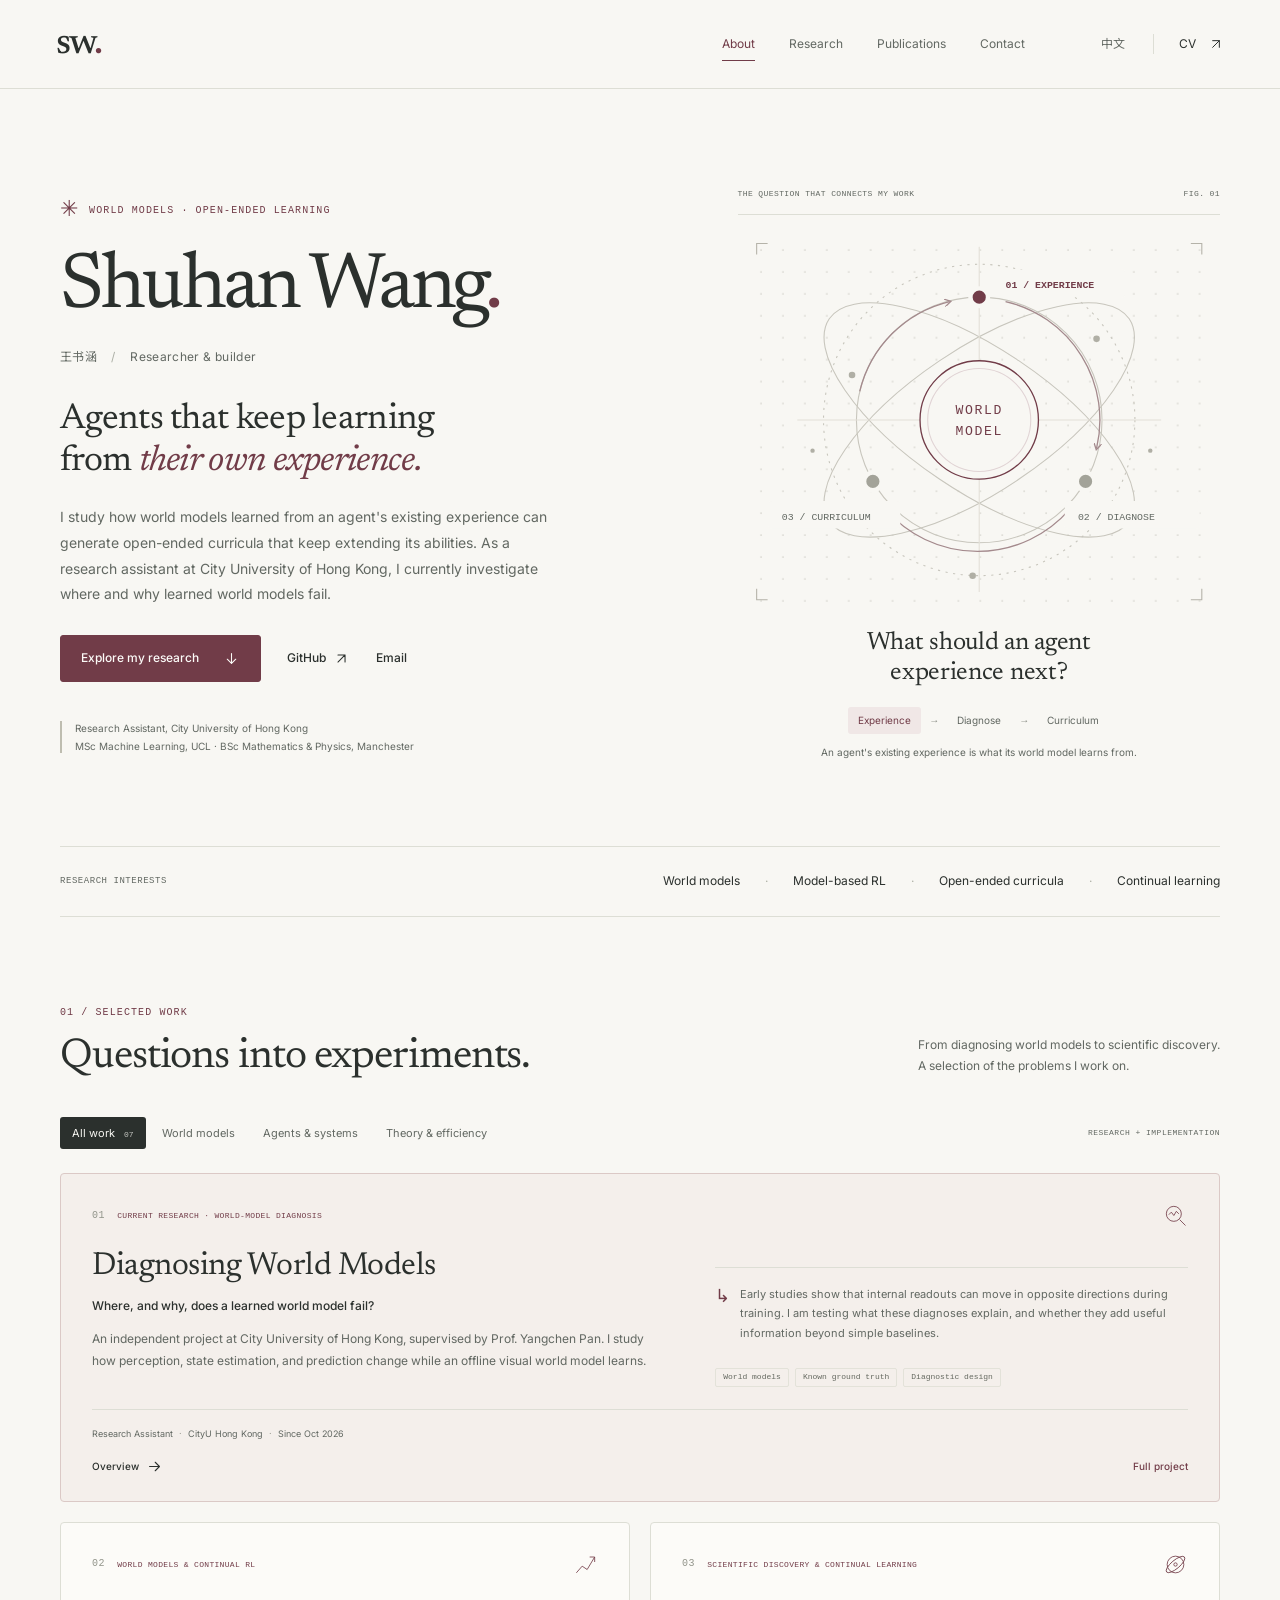
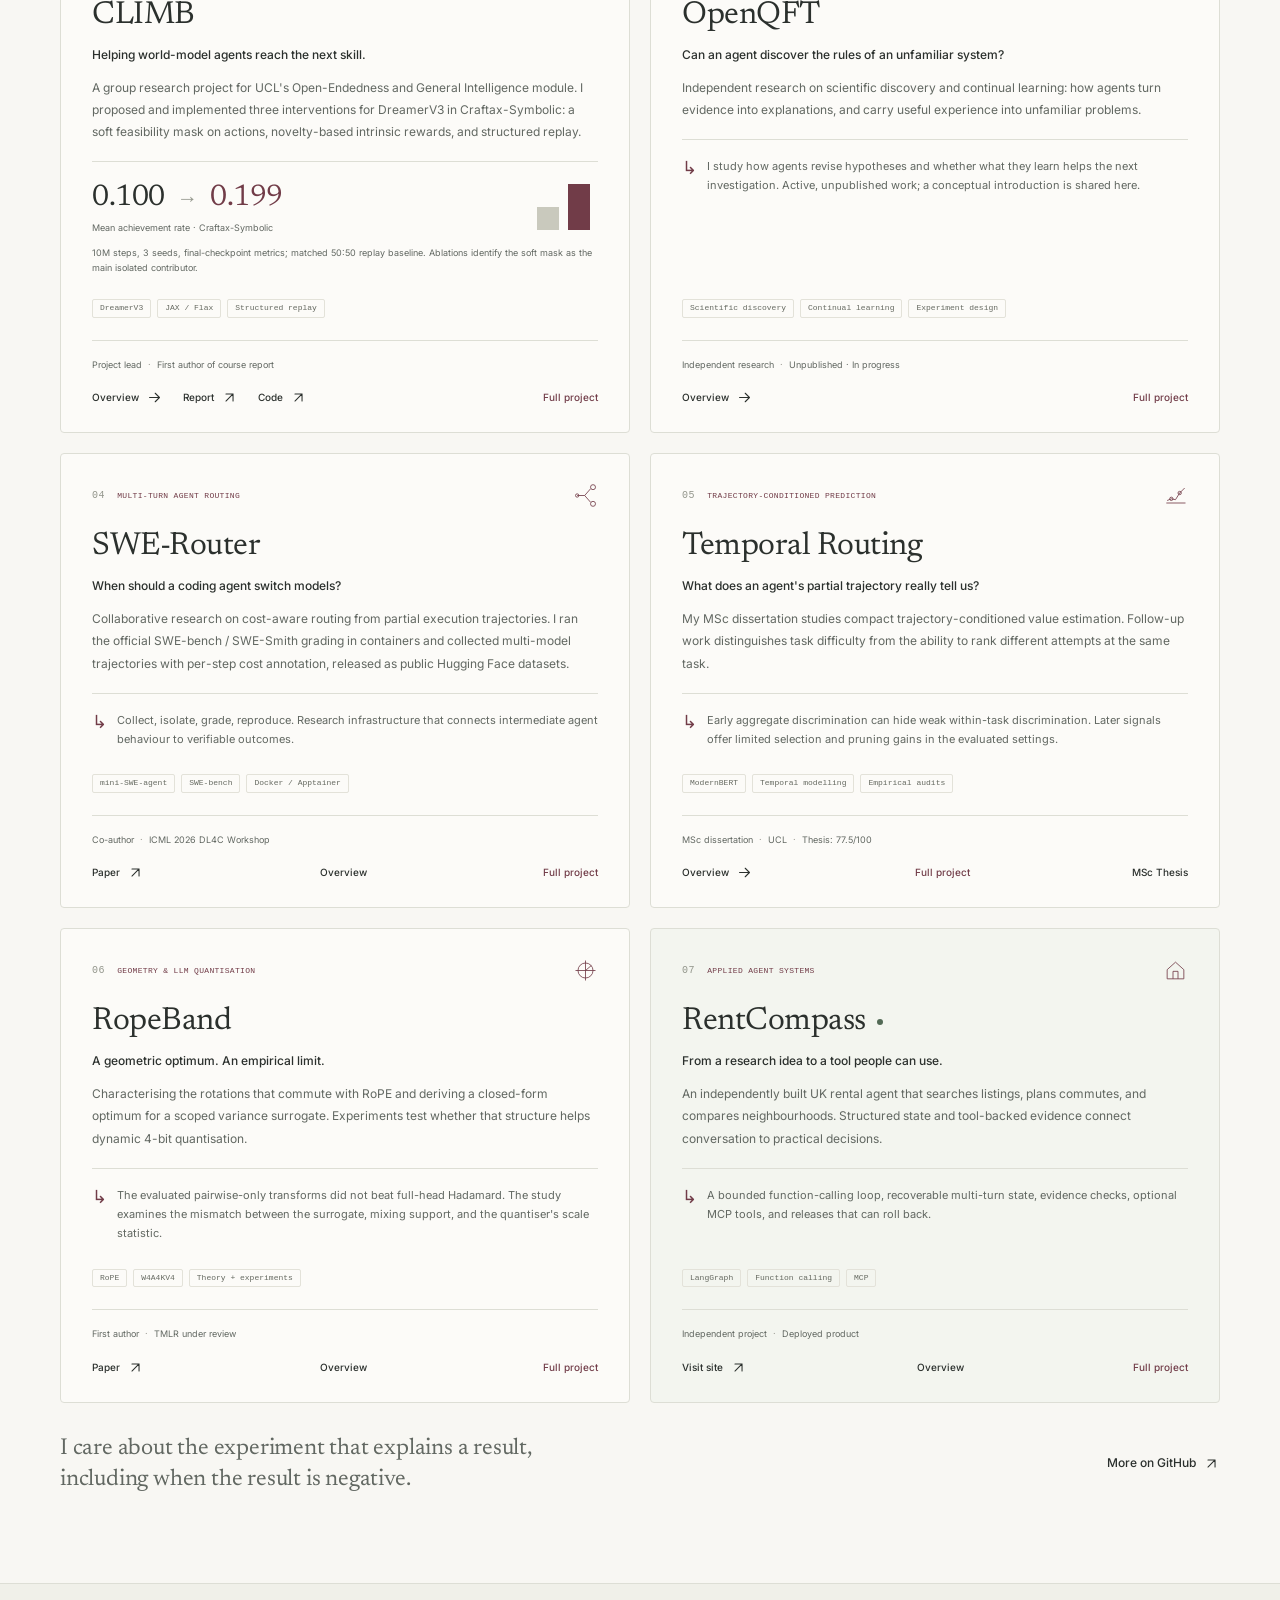
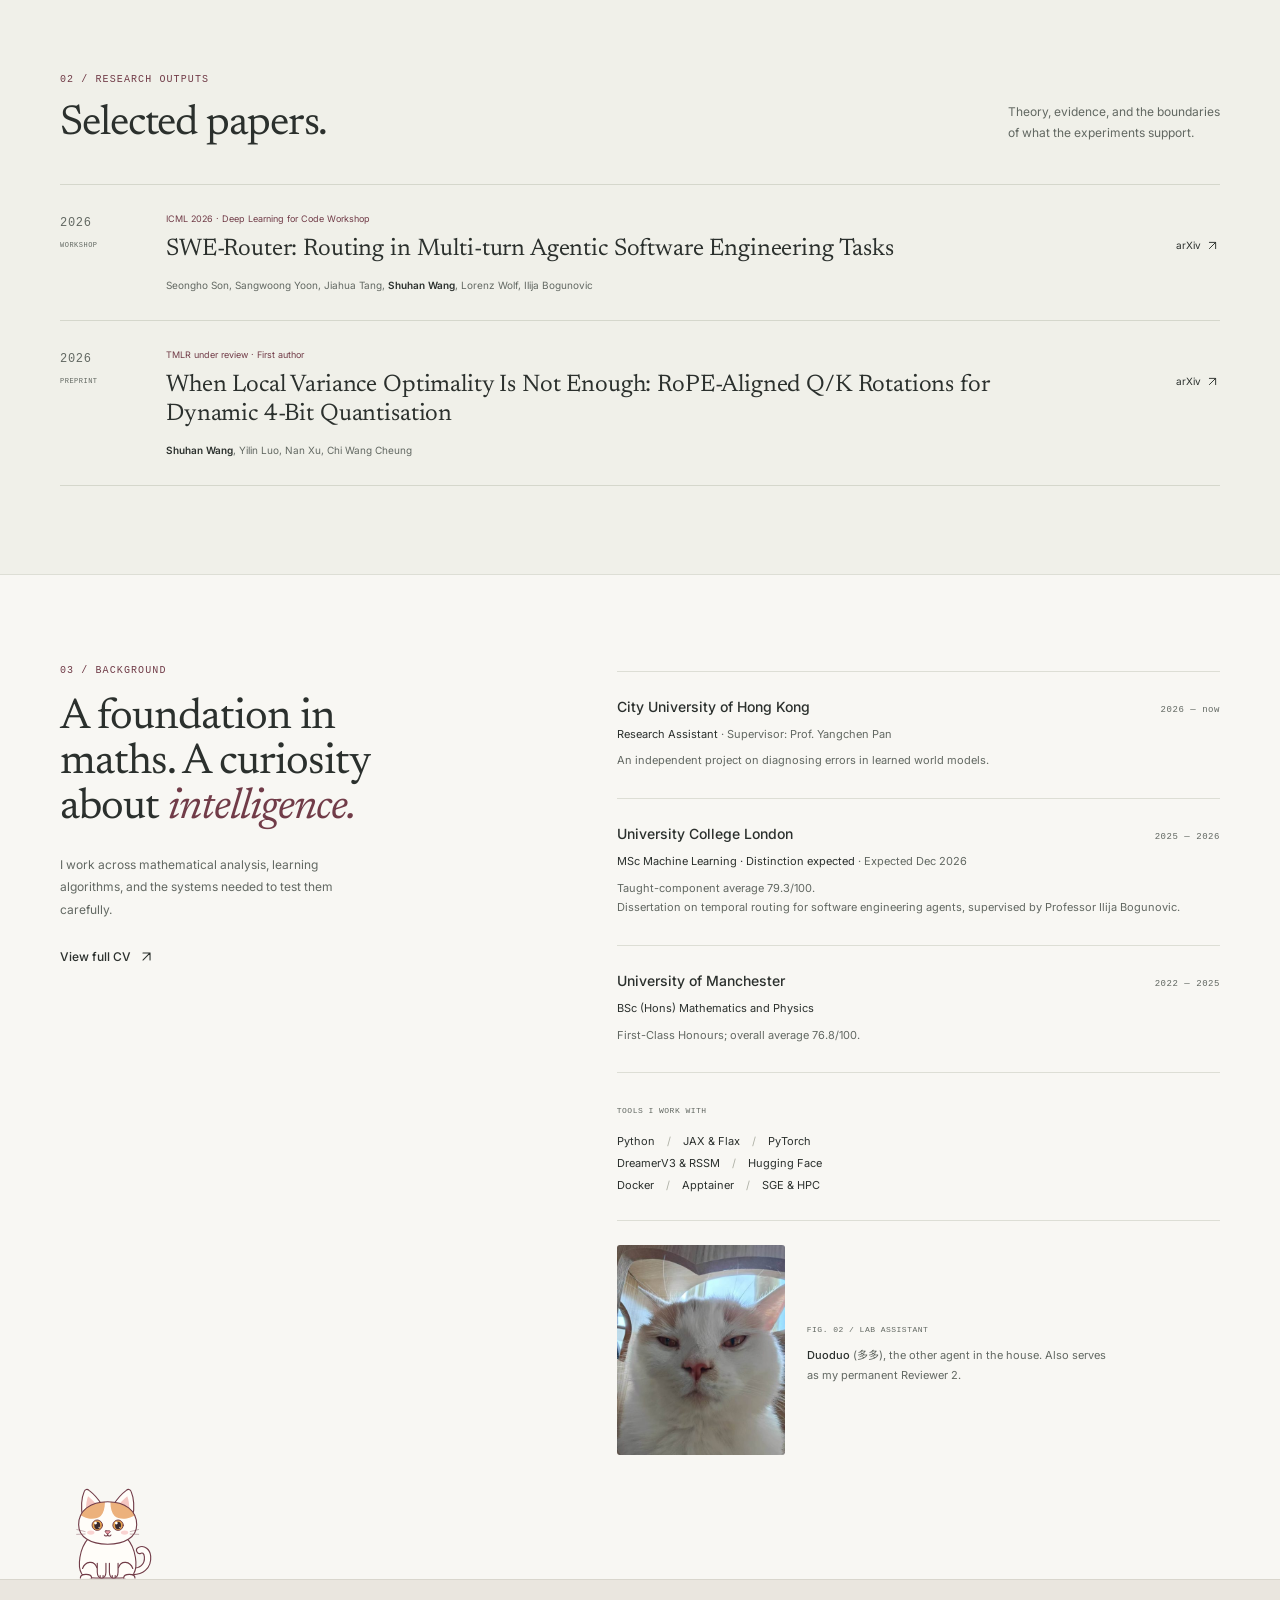
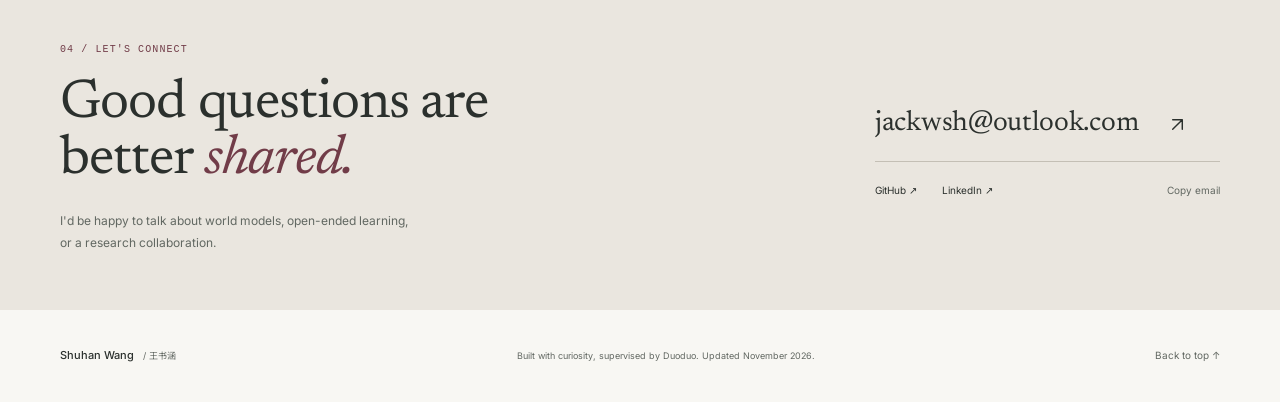
<file: index.html>
<!doctype html>
<html lang="en">
<head>
  <meta charset="UTF-8">
  <meta name="viewport" content="width=device-width, initial-scale=1">
  <meta name="theme-color" content="#f8f7f3">
  <meta name="description" content="Shuhan Wang — Research Assistant at City University of Hong Kong and UCL MSc Machine Learning. Research in world models, model-based RL, and open-ended learning.">
  <meta property="og:type" content="website">
  <meta property="og:title" content="Shuhan Wang — Machine Learning Research">
  <meta property="og:description" content="Agents that keep learning from their own experience. World models, model-based RL, and open-ended learning.">
  <meta property="og:url" content="https://shuhan-wang1.github.io/">
  <meta property="og:image" content="https://shuhan-wang1.github.io/assets/social-card.png">
  <meta property="og:image:width" content="1200">
  <meta property="og:image:height" content="630">
  <meta property="og:image:alt" content="Shuhan Wang. Agents that keep learning from their own experience.">
  <meta name="twitter:card" content="summary_large_image">
  <link rel="canonical" href="https://shuhan-wang1.github.io/">
  <meta name="color-scheme" content="light">
  <title>Shuhan Wang — Machine Learning Research</title>
  <link rel="icon" href="assets/favicon.svg?v=2" type="image/svg+xml">
  <link rel="apple-touch-icon" href="assets/apple-touch-icon.png">
  <link rel="stylesheet" href="styles.css">
  <link rel="stylesheet" href="assets/duoduo/duoduo.css">
  <script src="project-data.js" defer></script>
  <script src="app.js" defer></script>
  <script src="assets/duoduo/duoduo.js" defer></script>
  <script type="application/ld+json">{"@context":"https://schema.org","@type":"Person","name":"Shuhan Wang","alternateName":"王书涵","url":"https://shuhan-wang1.github.io/","email":"mailto:jackwsh@outlook.com","sameAs":["https://github.com/shuhan-wang1","https://www.linkedin.com/in/shuhan-wang-3779bb253/"],"jobTitle":"Research Assistant","affiliation":{"@type":"CollegeOrUniversity","name":"City University of Hong Kong"},"alumniOf":[{"@type":"CollegeOrUniversity","name":"University of Manchester"}],"knowsAbout":["World models","Model-based reinforcement learning","Open-ended learning","Continual learning"]}</script>
</head>
<body>
  <a class="skip-link" href="#main" data-i18n="skip">Skip to content</a>
  <header class="site-header">
    <div class="header-inner">
      <a class="wordmark" href="#" aria-label="Shuhan Wang, home">sw<span class="wordmark-dot">.</span></a>
      <nav class="desktop-nav" aria-label="Main navigation">
        <a href="#about" data-i18n="navAbout">About</a>
        <a href="#research" data-i18n="navResearch">Research</a>
        <a href="#publications" data-i18n="navPapers">Publications</a>
        <a href="#contact" data-i18n="navContact">Contact</a>
      </nav>
      <div class="header-actions">
        <button class="language-button" id="language-toggle" type="button" aria-label="Switch to Chinese"><span id="language-label">中文</span></button>
        <a class="header-cv" href="assets/Shuhan_Wang_CV.pdf" target="_blank" rel="noopener"><span data-i18n="cv">CV</span><svg class="icon" viewBox="0 0 24 24" aria-hidden="true"><path d="M7 17 17 7M7 7h10v10"/></svg></a>
        <button class="menu-button" id="menu-toggle" type="button" aria-label="Open navigation" aria-expanded="false" aria-controls="mobile-nav"><svg class="icon" viewBox="0 0 24 24" aria-hidden="true"><path d="M4 8h16M4 16h16"/></svg></button>
      </div>
    </div>
    <nav class="mobile-nav" id="mobile-nav" aria-label="Mobile navigation" hidden>
      <a href="#about" data-i18n="navAbout">About</a><a href="#research" data-i18n="navResearch">Research</a><a href="#publications" data-i18n="navPapers">Publications</a><a href="#contact" data-i18n="navContact">Contact</a>
    </nav>
  </header>

  <main id="main">
    <section class="hero container" id="about" aria-labelledby="hero-title">
      <div class="hero-copy">
        <div class="eyebrow"><span class="small-cross" aria-hidden="true">✳</span><span data-i18n="heroEyebrow">WORLD MODELS · OPEN-ENDED LEARNING</span></div>
        <h1 id="hero-title">Shuhan Wang<span class="name-period">.</span></h1>
        <p class="chinese-name" data-i18n="nameNote">王书涵 <span class="name-divider">/</span> Researcher &amp; builder</p>
        <h2 class="hero-statement" data-i18n="heroStatement">Agents that keep learning <br>from <em>their own experience.</em></h2>
        <p class="hero-description" data-i18n="heroDescription">I study how world models learned from an agent's existing experience can generate open-ended curricula that keep extending its abilities. As a research assistant at City University of Hong Kong, I currently investigate where and why learned world models fail.</p>
        <div class="hero-links">
          <a class="button button-primary" href="#research"><span data-i18n="exploreResearch">Explore my research</span><svg class="icon" viewBox="0 0 24 24" aria-hidden="true"><path d="M12 5v14m-6-6 6 6 6-6"/></svg></a>
          <a class="text-link" href="https://github.com/shuhan-wang1" target="_blank" rel="noopener noreferrer">GitHub<svg class="icon" viewBox="0 0 24 24" aria-hidden="true"><path d="M7 17 17 7M7 7h10v10"/></svg></a>
          <a class="text-link" href="mailto:jackwsh@outlook.com" data-i18n="email">Email</a>
        </div>
        <div class="hero-affiliation"><span class="affiliation-line" aria-hidden="true"></span><span data-i18n="affiliation">Research Assistant, City University of Hong Kong<br>MSc Machine Learning, UCL · BSc Mathematics &amp; Physics, Manchester</span></div>
      </div>

      <figure class="research-figure" data-phase="0">
        <div class="figure-heading"><span class="mono" data-i18n="figureLabel">THE QUESTION THAT CONNECTS MY WORK</span><span class="figure-index mono">FIG. 01</span></div>
        <svg class="world-diagram" viewBox="0 0 440 370" role="img" aria-labelledby="diagram-title diagram-desc">
          <title id="diagram-title">Learning from self-generated experience</title>
          <desc id="diagram-desc">An illustrative loop: experience trains a world model, diagnosis locates its errors, and the model shapes what the agent experiences next.</desc>
          <defs><pattern id="dot-grid" width="20" height="20" patternUnits="userSpaceOnUse"><circle cx="1" cy="1" r=".8" fill="#d7d5ce"/></pattern><marker id="arrow" markerWidth="6" markerHeight="6" refX="4" refY="3" orient="auto"><path d="m0 0 5 3-5 3" fill="none" stroke="#a48a8d"/></marker></defs>
          <rect x="14" y="12" width="412" height="335" fill="url(#dot-grid)"/>
          <g class="diagram-orbits" fill="none" stroke="#c8c6bd" stroke-width="1">
            <circle cx="220" cy="176" r="112"/><circle cx="220" cy="176" r="142" stroke-dasharray="2 5"/>
            <ellipse cx="220" cy="176" rx="165" ry="65" transform="rotate(-34 220 176)"/>
            <ellipse cx="220" cy="176" rx="165" ry="65" transform="rotate(34 220 176)"/>
            <path d="M54 176h332M220 18v315" stroke="#e3e0d8"/>
          </g>
          <g stroke="#a48a8d" stroke-width="1.2" fill="none" marker-end="url(#arrow)"><path d="M244 68a111 111 0 0 1 83 134"/><path d="M302 258a111 111 0 0 1-167 0"/><path d="M111 150a111 111 0 0 1 82-82"/></g>
          <g class="diagram-center"><circle cx="220" cy="176" r="54" fill="#f8f7f3" stroke="#713c48" stroke-width="1.2"/><circle cx="220" cy="176" r="47" fill="none" stroke="#e1d4d5"/><text x="220" y="171" text-anchor="middle" data-i18n="diagramWorld">WORLD</text><text x="220" y="190" text-anchor="middle" data-i18n="diagramModel">MODEL</text></g>
          <g class="diagram-node node-0"><circle cx="220" cy="64" r="8"/><rect x="233" y="39" width="120" height="25" rx="3"/><text x="244" y="56" data-i18n="diagramExperience">01 / EXPERIENCE</text></g>
          <g class="diagram-node node-1"><circle cx="317" cy="232" r="8"/><rect x="298" y="250" width="123" height="25" rx="3"/><text x="310" y="267" data-i18n="diagramDiagnose">02 / DIAGNOSE</text></g>
          <g class="diagram-node node-2"><circle cx="123" cy="232" r="8"/><rect x="28" y="250" width="120" height="25" rx="3"/><text x="40" y="267" data-i18n="diagramCurriculum">03 / CURRICULUM</text></g>
          <g fill="#b0afa5"><circle cx="104" cy="135" r="3"/><circle cx="327" cy="102" r="3"/><circle cx="214" cy="318" r="3"/><circle cx="68" cy="204" r="2"/><circle cx="376" cy="204" r="2"/></g>
          <path d="M17 25v-10h10M413 15h10v10M17 330v10h10M413 340h10v-10" stroke="#b5b3a9" fill="none"/>
        </svg>
        <figcaption>
          <p class="figure-question" data-i18n="figureQuestion">What should an agent<br>experience next?</p>
          <div class="phase-controls" role="group" aria-label="Explore the learning loop"><button type="button" data-phase="0" aria-pressed="true" data-i18n="phaseExperience">Experience</button><span aria-hidden="true">→</span><button type="button" data-phase="1" aria-pressed="false" data-i18n="phaseDiagnose">Diagnose</button><span aria-hidden="true">→</span><button type="button" data-phase="2" aria-pressed="false" data-i18n="phaseCurriculum">Curriculum</button></div>
          <p class="phase-description" id="phase-description" aria-live="polite">An agent's existing experience is what its world model learns from.</p>
        </figcaption>
      </figure>
    </section>

    <div class="interest-strip container"><span class="mono" data-i18n="interestsLabel">RESEARCH INTERESTS</span><div><span data-i18n="interestWorld">World models</span><span class="strip-dot" aria-hidden="true">·</span><span data-i18n="interestMBRL">Model-based RL</span><span class="strip-dot" aria-hidden="true">·</span><span data-i18n="interestOpen">Open-ended curricula</span><span class="strip-dot" aria-hidden="true">·</span><span data-i18n="interestContinual">Continual learning</span></div></div>

    <section class="research-section container section-space" id="research" aria-labelledby="research-title">
      <div class="section-heading"><div><p class="eyebrow" data-i18n="researchEyebrow">01 / SELECTED WORK</p><h2 id="research-title" data-i18n="researchTitle">Questions into experiments.</h2></div><p class="section-intro" data-i18n="researchIntro">From diagnosing world models to scientific discovery.<br>A selection of the problems I work on.</p></div>
      <div class="research-toolbar"><div class="project-filters" role="group" aria-label="Filter projects"><button type="button" data-filter="all" aria-pressed="true" data-i18n="filterAll">All work <span>07</span></button><button type="button" data-filter="world" aria-pressed="false" data-i18n="filterWorld">World models</button><button type="button" data-filter="agents" aria-pressed="false" data-i18n="filterAgents">Agents &amp; systems</button><button type="button" data-filter="theory" aria-pressed="false" data-i18n="filterTheory">Theory &amp; efficiency</button></div><span class="mono toolbar-note" data-i18n="toolbarNote">RESEARCH + IMPLEMENTATION</span></div>
      <div class="projects-grid">
        <article class="project-card featured-card wide-card" data-category="world">
          <div class="card-topline"><span class="mono project-number">01</span><span class="category" data-i18n="catDiagnosis">CURRENT RESEARCH · WORLD-MODEL DIAGNOSIS</span><svg class="card-symbol" viewBox="0 0 30 30" aria-hidden="true"><circle cx="13" cy="13" r="9"/><path d="m20 20 7 7M7 14l3-3 3 4 3-5 3 3"/></svg></div>
          <div class="wide-body">
            <div class="wide-main">
              <h3 data-i18n="wmTitle">Diagnosing World Models</h3><p class="project-question" data-i18n="wmQuestion">Where, and why, does a learned world model fail?</p>
              <p class="project-description" data-i18n="wmDescription">An independent project at City University of Hong Kong, supervised by Prof. Yangchen Pan. I study how perception, state estimation, and prediction change while an offline visual world model learns.</p>
            </div>
            <div class="wide-side">
              <div class="project-insight"><span class="insight-mark" aria-hidden="true">↳</span><p data-i18n="wmInsight">Early studies show that internal readouts can move in opposite directions during training. I am testing what these diagnoses explain, and whether they add useful information beyond simple baselines.</p></div>
              <div class="method-tags"><span data-i18n="tagWorldModels">World models</span><span data-i18n="tagGroundTruth">Known ground truth</span><span data-i18n="tagDiagnostics">Diagnostic design</span></div>
            </div>
          </div>
          <div class="card-footer"><span class="project-role" data-i18n="wmRole">Research Assistant <span class="role-dot">·</span> CityU Hong Kong <span class="role-dot">·</span> Since Oct 2026</span><button class="text-link project-detail-button" type="button" data-project="wm"><span data-i18n="details">Overview</span><svg class="icon" viewBox="0 0 24 24" aria-hidden="true"><path d="M5 12h14m-6-6 6 6-6 6"/></svg></button><a class="text-link project-page-link" href="projects/diagnosing-world-models/"><span data-i18n="projectPage">Full project</span></a></div>
        </article>
        <article class="project-card" data-category="world">
          <div class="card-topline"><span class="mono project-number">02</span><span class="category" data-i18n="catRL">WORLD MODELS &amp; CONTINUAL RL</span><svg class="card-symbol" viewBox="0 0 30 30" aria-hidden="true"><path d="m4 25 7-8 6 4 9-15M20 6h6v6"/></svg></div>
          <h3>CLIMB</h3><p class="project-question" data-i18n="climbQuestion">Helping world-model agents reach the next skill.</p>
          <p class="project-description" data-i18n="climbDescription">A group research project for UCL's Open-Endedness and General Intelligence module. I proposed and implemented three interventions for DreamerV3 in Craftax-Symbolic: a soft feasibility mask on actions, novelty-based intrinsic rewards, and structured replay.</p>
          <div class="climb-result"><div><span class="result-value">0.100 <span aria-hidden="true">→</span> <strong>0.199</strong></span><span class="result-label" data-i18n="climbResult">Mean achievement rate · Craftax-Symbolic</span></div><div class="mini-bars" aria-hidden="true"><span></span><span></span></div></div>
          <p class="result-scope" data-i18n="climbScope">10M steps, 3 seeds, final-checkpoint metrics; matched 50:50 replay baseline. Ablations identify the soft mask as the main isolated contributor.</p>
          <div class="method-tags"><span>DreamerV3</span><span>JAX / Flax</span><span data-i18n="tagReplay">Structured replay</span></div>
          <div class="card-footer"><span class="project-role" data-i18n="climbRole">Project lead <span class="role-dot">·</span> First author of course report</span><span class="card-links"><button class="text-link project-detail-button" type="button" data-project="climb"><span data-i18n="details">Overview</span><svg class="icon" viewBox="0 0 24 24" aria-hidden="true"><path d="M5 12h14m-6-6 6 6-6 6"/></svg></button><a class="text-link" href="https://drive.google.com/file/d/1gaMJrD7gSBEMuSX1dTslX5YXVuqKP3I2/view?usp=sharing" target="_blank" rel="noopener noreferrer"><span data-i18n="report">Report</span><svg class="icon" viewBox="0 0 24 24" aria-hidden="true"><path d="M7 17 17 7M7 7h10v10"/></svg></a><a class="text-link" href="https://github.com/shuhan-wang1/CLIMB" target="_blank" rel="noopener noreferrer"><span data-i18n="code">Code</span><svg class="icon" viewBox="0 0 24 24" aria-hidden="true"><path d="M7 17 17 7M7 7h10v10"/></svg></a></span><a class="text-link project-page-link" href="projects/climb/"><span data-i18n="projectPage">Full project</span></a></div>
        </article>
        <article class="project-card" data-category="world">
          <div class="card-topline"><span class="mono project-number">03</span><span class="category" data-i18n="catDiscovery">SCIENTIFIC DISCOVERY &amp; CONTINUAL LEARNING</span><svg class="card-symbol" viewBox="0 0 30 30" aria-hidden="true"><circle cx="15" cy="15" r="10"/><ellipse cx="15" cy="15" rx="14" ry="5" transform="rotate(-40 15 15)"/><circle cx="15" cy="15" r="2"/></svg></div>
          <h3>OpenQFT</h3><p class="project-question" data-i18n="qftQuestion">Can an agent discover the rules of an unfamiliar system?</p>
          <p class="project-description" data-i18n="qftDescription">Independent research on scientific discovery and continual learning: how agents turn evidence into explanations, and carry useful experience into unfamiliar problems.</p>
          <div class="project-insight"><span class="insight-mark" aria-hidden="true">↳</span><p data-i18n="qftInsight">I study how agents revise hypotheses and whether what they learn helps the next investigation. Active, unpublished work; a conceptual introduction is shared here.</p></div>
          <div class="method-tags"><span>Scientific discovery</span><span data-i18n="tagSMC">Continual learning</span><span data-i18n="tagExperiment">Experiment design</span></div>
          <div class="card-footer"><span class="project-role" data-i18n="qftRole">Independent research <span class="role-dot">·</span> Unpublished · In progress</span><button class="text-link project-detail-button" type="button" data-project="qft"><span data-i18n="details">Overview</span><svg class="icon" viewBox="0 0 24 24" aria-hidden="true"><path d="M5 12h14m-6-6 6 6-6 6"/></svg></button><a class="text-link project-page-link" href="projects/openqft/"><span data-i18n="projectPage">Full project</span></a></div>
        </article>
        <article class="project-card" data-category="agents">
          <div class="card-topline"><span class="mono project-number">04</span><span class="category" data-i18n="catRouting">MULTI-TURN AGENT ROUTING</span><svg class="card-symbol" viewBox="0 0 30 30" aria-hidden="true"><path d="M5 15h9m0 0 7-8m-7 8 7 8"/><circle cx="5" cy="15" r="2"/><circle cx="24" cy="5" r="3"/><circle cx="24" cy="25" r="3"/></svg></div>
          <h3>SWE-Router</h3><p class="project-question" data-i18n="sweQuestion">When should a coding agent switch models?</p>
          <p class="project-description" data-i18n="sweDescription">Collaborative research on cost-aware routing from partial execution trajectories. I ran the official SWE-bench / SWE-Smith grading in containers and collected multi-model trajectories with per-step cost annotation, released as public Hugging Face datasets.</p>
          <div class="project-insight"><span class="insight-mark" aria-hidden="true">↳</span><p data-i18n="sweInsight">Collect, isolate, grade, reproduce. Research infrastructure that connects intermediate agent behaviour to verifiable outcomes.</p></div>
          <div class="method-tags"><span>mini-SWE-agent</span><span>SWE-bench</span><span>Docker / Apptainer</span></div>
          <div class="card-footer"><span class="project-role" data-i18n="sweRole">Co-author <span class="role-dot">·</span> ICML 2026 DL4C Workshop</span><a class="text-link" href="https://arxiv.org/abs/2607.00053" target="_blank" rel="noopener noreferrer"><span data-i18n="paper">Paper</span><svg class="icon" viewBox="0 0 24 24" aria-hidden="true"><path d="M7 17 17 7M7 7h10v10"/></svg></a><button class="text-link project-detail-button" type="button" data-project="swe"><span data-i18n="details">Overview</span></button><a class="text-link project-page-link" href="projects/swe-router/"><span data-i18n="projectPage">Full project</span></a></div>
        </article>
        <article class="project-card" data-category="agents">
          <div class="card-topline"><span class="mono project-number">05</span><span class="category" data-i18n="catTrajectory">TRAJECTORY-CONDITIONED PREDICTION</span><svg class="card-symbol" viewBox="0 0 30 30" aria-hidden="true"><path d="M4 24h23M5 21l5-2 5 1 5-8 6-6"/><circle cx="10" cy="19" r="2"/><circle cx="20" cy="12" r="2"/></svg></div>
          <h3 data-i18n="temporalTitle">Temporal Routing</h3><p class="project-question" data-i18n="temporalQuestion">What does an agent's partial trajectory really tell us?</p>
          <p class="project-description" data-i18n="temporalDescription">My MSc dissertation studies compact trajectory-conditioned value estimation. Follow-up work distinguishes task difficulty from the ability to rank different attempts at the same task.</p>
          <div class="project-insight"><span class="insight-mark" aria-hidden="true">↳</span><p data-i18n="temporalInsight">Early aggregate discrimination can hide weak within-task discrimination. Later signals offer limited selection and pruning gains in the evaluated settings.</p></div>
          <div class="method-tags"><span>ModernBERT</span><span data-i18n="tagTemporal">Temporal modelling</span><span data-i18n="tagAudits">Empirical audits</span></div>
          <div class="card-footer"><span class="project-role" data-i18n="temporalRole">MSc dissertation <span class="role-dot">·</span> UCL <span class="role-dot">·</span> Thesis: 77.5/100</span><button class="text-link project-detail-button" type="button" data-project="temporal"><span data-i18n="details">Overview</span><svg class="icon" viewBox="0 0 24 24" aria-hidden="true"><path d="M5 12h14m-6-6 6 6-6 6"/></svg></button><a class="text-link project-page-link" href="projects/temporal-routing/"><span data-i18n="projectPage">Full project</span></a><a class="text-link" href="https://drive.google.com/file/d/1APfXcH07AjycjdiYZ2i10BH3FxVxAXoh/view?usp=sharing" target="_blank" rel="noopener noreferrer"><span data-i18n="thesis">MSc Thesis</span></a></div>
        </article>
        <article class="project-card" data-category="theory">
          <div class="card-topline"><span class="mono project-number">06</span><span class="category" data-i18n="catTheory">GEOMETRY &amp; LLM QUANTISATION</span><svg class="card-symbol" viewBox="0 0 30 30" aria-hidden="true"><path d="M15 3v24M3 15h24"/><circle cx="15" cy="15" r="9"/><path d="m15 15 7-6"/></svg></div>
          <h3>RopeBand</h3><p class="project-question" data-i18n="ropeQuestion">A geometric optimum. An empirical limit.</p>
          <p class="project-description" data-i18n="ropeDescription">Characterising the rotations that commute with RoPE and deriving a closed-form optimum for a scoped variance surrogate. Experiments test whether that structure helps dynamic 4-bit quantisation.</p>
          <div class="project-insight"><span class="insight-mark" aria-hidden="true">↳</span><p data-i18n="ropeInsight">The evaluated pairwise-only transforms did not beat full-head Hadamard. The study examines the mismatch between the surrogate, mixing support, and the quantiser's scale statistic.</p></div>
          <div class="method-tags"><span>RoPE</span><span>W4A4KV4</span><span data-i18n="tagTheory">Theory + experiments</span></div>
          <div class="card-footer"><span class="project-role" data-i18n="ropeRole">First author <span class="role-dot">·</span> TMLR under review</span><a class="text-link" href="https://arxiv.org/abs/2608.13365" target="_blank" rel="noopener noreferrer"><span data-i18n="paper">Paper</span><svg class="icon" viewBox="0 0 24 24" aria-hidden="true"><path d="M7 17 17 7M7 7h10v10"/></svg></a><button class="text-link project-detail-button" type="button" data-project="rope"><span data-i18n="details">Overview</span></button><a class="text-link project-page-link" href="projects/ropeband/"><span data-i18n="projectPage">Full project</span></a></div>
        </article>
        <article class="project-card product-card" data-category="agents">
          <div class="card-topline"><span class="mono project-number">07</span><span class="category" data-i18n="catProduct">APPLIED AGENT SYSTEMS</span><svg class="card-symbol" viewBox="0 0 30 30" aria-hidden="true"><path d="m5 14 10-9 10 9v11H5zM12 25v-9h6v9"/></svg></div>
          <h3>RentCompass <span class="product-dot" aria-hidden="true"></span></h3><p class="project-question" data-i18n="rentQuestion">From a research idea to a tool people can use.</p>
          <p class="project-description" data-i18n="rentDescription">An independently built UK rental agent that searches listings, plans commutes, and compares neighbourhoods. Structured state and tool-backed evidence connect conversation to practical decisions.</p>
          <div class="project-insight"><span class="insight-mark" aria-hidden="true">↳</span><p data-i18n="rentInsight">A bounded function-calling loop, recoverable multi-turn state, evidence checks, optional MCP tools, and releases that can roll back.</p></div>
          <div class="method-tags"><span>LangGraph</span><span>Function calling</span><span>MCP</span></div>
          <div class="card-footer"><span class="project-role" data-i18n="rentRole">Independent project <span class="role-dot">·</span> Deployed product</span><a class="text-link" href="https://rentcompass.co.uk" target="_blank" rel="noopener noreferrer"><span data-i18n="visit">Visit site</span><svg class="icon" viewBox="0 0 24 24" aria-hidden="true"><path d="M7 17 17 7M7 7h10v10"/></svg></a><button class="text-link project-detail-button" type="button" data-project="rent"><span data-i18n="details">Overview</span></button><a class="text-link project-page-link" href="projects/rentcompass/"><span data-i18n="projectPage">Full project</span></a></div>
        </article>
      </div>
      <p class="filter-announcement sr-only" id="filter-announcement" role="status" aria-live="polite"></p>
      <div class="research-bottom"><p data-i18n="researchBottom">I care about the experiment that explains a result,<br>including when the result is negative.</p><a class="text-link" href="https://github.com/shuhan-wang1" target="_blank" rel="noopener noreferrer"><span data-i18n="moreGithub">More on GitHub</span><svg class="icon" viewBox="0 0 24 24" aria-hidden="true"><path d="M7 17 17 7M7 7h10v10"/></svg></a></div>
    </section>

    <section class="publications-section section-space" id="publications" aria-labelledby="publications-title"><div class="container">
      <div class="section-heading"><div><p class="eyebrow" data-i18n="papersEyebrow">02 / RESEARCH OUTPUTS</p><h2 id="publications-title" data-i18n="papersTitle">Selected papers.</h2></div><p class="section-intro" data-i18n="papersIntro">Theory, evidence, and the boundaries<br>of what the experiments support.</p></div>
      <div class="paper-list">
        <article class="paper-row"><div class="paper-year mono">2026<span class="paper-type" data-i18n="workshop">WORKSHOP</span></div><div class="paper-body"><span class="paper-venue" data-i18n="sweVenue">ICML 2026 · Deep Learning for Code Workshop</span><h3><a href="https://arxiv.org/abs/2607.00053" target="_blank" rel="noopener noreferrer">SWE-Router: Routing in Multi-turn Agentic Software Engineering Tasks</a></h3><p class="paper-authors">Seongho Son, Sangwoong Yoon, Jiahua Tang, <strong>Shuhan Wang</strong>, Lorenz Wolf, Ilija Bogunovic</p></div><a class="paper-link" href="https://arxiv.org/abs/2607.00053" target="_blank" rel="noopener noreferrer" aria-label="Read SWE-Router on arXiv">arXiv<svg class="icon" viewBox="0 0 24 24" aria-hidden="true"><path d="M7 17 17 7M7 7h10v10"/></svg></a></article>
        <article class="paper-row"><div class="paper-year mono">2026<span class="paper-type" data-i18n="preprint">PREPRINT</span></div><div class="paper-body"><span class="paper-venue" data-i18n="ropeVenue">TMLR under review · First author</span><h3><a href="https://arxiv.org/abs/2608.13365" target="_blank" rel="noopener noreferrer">When Local Variance Optimality Is Not Enough: RoPE-Aligned Q/K Rotations for Dynamic 4-Bit Quantisation</a></h3><p class="paper-authors"><strong>Shuhan Wang</strong>, Yilin Luo, Nan Xu, Chi Wang Cheung</p></div><a class="paper-link" href="https://arxiv.org/abs/2608.13365" target="_blank" rel="noopener noreferrer" aria-label="Read RopeBand on arXiv">arXiv<svg class="icon" viewBox="0 0 24 24" aria-hidden="true"><path d="M7 17 17 7M7 7h10v10"/></svg></a></article>
      </div>
    </div></section>

    <section class="background-section container section-space" id="background" aria-labelledby="background-title">
      <div class="background-intro"><p class="eyebrow" data-i18n="backgroundEyebrow">03 / BACKGROUND</p><h2 id="background-title" data-i18n="backgroundTitle">A foundation in<br>maths. A curiosity<br>about <em>intelligence.</em></h2><p data-i18n="backgroundDescription">I work across mathematical analysis, learning algorithms, and the systems needed to test them carefully.</p><a class="text-link" href="assets/Shuhan_Wang_CV.pdf" target="_blank" rel="noopener"><span data-i18n="fullCV">View full CV</span><svg class="icon" viewBox="0 0 24 24" aria-hidden="true"><path d="M7 17 17 7M7 7h10v10"/></svg></a></div>
      <div class="background-details"><div class="education-entry"><div class="education-heading"><h3>City University of Hong Kong</h3><span class="mono" data-i18n="cityuDates">2026 — now</span></div><p class="degree" data-i18n="cityuRole">Research Assistant <span class="expected">· Supervisor: Prof. Yangchen Pan</span></p><p data-i18n="cityuDescription">An independent project on diagnosing errors in learned world models.</p></div><div class="education-entry"><div class="education-heading"><h3>University College London</h3><span class="mono">2025 — 2026</span></div><p class="degree" data-i18n="uclDegree">MSc Machine Learning · Distinction expected <span class="expected">· Expected Dec 2026</span></p><p data-i18n="uclDescription">Taught-component average 79.3/100.<br>Dissertation on temporal routing for software engineering agents, supervised by Professor Ilija Bogunovic.</p></div><div class="education-entry"><div class="education-heading"><h3>University of Manchester</h3><span class="mono">2022 — 2025</span></div><p class="degree" data-i18n="manchesterDegree">BSc (Hons) Mathematics and Physics</p><p data-i18n="manchesterDescription">First-Class Honours; overall average 76.8/100.</p></div><div class="toolkit"><span class="mono" data-i18n="toolkitLabel">TOOLS I WORK WITH</span><p>Python <span>/</span> JAX &amp; Flax <span>/</span> PyTorch<br>DreamerV3 &amp; RSSM <span>/</span> Hugging Face<br>Docker <span>/</span> Apptainer <span>/</span> SGE &amp; HPC</p></div><figure class="lab-assistant"><img id="duoduo-photo" src="assets/duoduo.jpg" width="480" height="600" loading="lazy" decoding="async" alt="Duoduo, my white-and-ginger cat, giving the camera an unimpressed look"><figcaption><span class="mono" data-i18n="labAssistantLabel">FIG. 02 / LAB ASSISTANT</span><p data-i18n="labAssistantCaption"><strong>Duoduo</strong> (多多), the other agent in the house. Also serves as my permanent Reviewer 2.</p></figcaption></figure></div>
    </section>

    <section class="contact-section" id="contact" aria-labelledby="contact-title"><div class="container contact-inner"><div class="duoduo" id="duoduo" data-src="assets/duoduo/duoduo.svg" hidden><p class="duoduo-bubble" role="status" aria-live="polite"></p><button class="duoduo-button" type="button" aria-label="Pet Duoduo" title="Duoduo is supervising. Click to pet."><span class="duoduo-stage"></span></button></div><div><p class="eyebrow" data-i18n="contactEyebrow">04 / LET'S CONNECT</p><h2 id="contact-title" data-i18n="contactTitle">Good questions are<br>better <em>shared.</em></h2><p data-i18n="contactDescription">I'd be happy to talk about world models, open-ended learning,<br>or a research collaboration.</p></div><div class="contact-links"><a class="contact-email" href="mailto:jackwsh@outlook.com">jackwsh@outlook.com<svg class="icon" viewBox="0 0 24 24" aria-hidden="true"><path d="M7 17 17 7M7 7h10v10"/></svg></a><div class="contact-socials"><a href="https://github.com/shuhan-wang1" target="_blank" rel="noopener noreferrer">GitHub ↗</a><a href="https://www.linkedin.com/in/shuhan-wang-3779bb253/" target="_blank" rel="noopener noreferrer">LinkedIn ↗</a><button id="copy-email" type="button" data-i18n="copyEmail">Copy email</button></div><p id="copy-status" class="copy-status" role="status" aria-live="polite"></p></div></div></section>
  </main>
  <footer class="site-footer container"><a class="footer-name" href="#">Shuhan Wang<span> / 王书涵</span></a><p data-i18n="footerNote">Built with curiosity, supervised by Duoduo. Updated November 2026.</p><a class="back-top" href="#" data-i18n="backTop">Back to top ↑</a></footer>

  <dialog id="project-dialog" aria-labelledby="dialog-title"><div class="dialog-header"><span class="mono" data-i18n="dialogLabel">PROJECT NOTES</span><button id="dialog-close" type="button" aria-label="Close project overview"><svg class="icon" viewBox="0 0 24 24" aria-hidden="true"><path d="m6 6 12 12M6 18 18 6"/></svg></button></div><h2 id="dialog-title"></h2><div id="dialog-body"></div><div class="dialog-footer"><a class="text-link" href="mailto:jackwsh@outlook.com"><span data-i18n="discussProject">Discuss this project</span><svg class="icon" viewBox="0 0 24 24" aria-hidden="true"><path d="M7 17 17 7M7 7h10v10"/></svg></a></div></dialog>
</body>
</html>
</file>
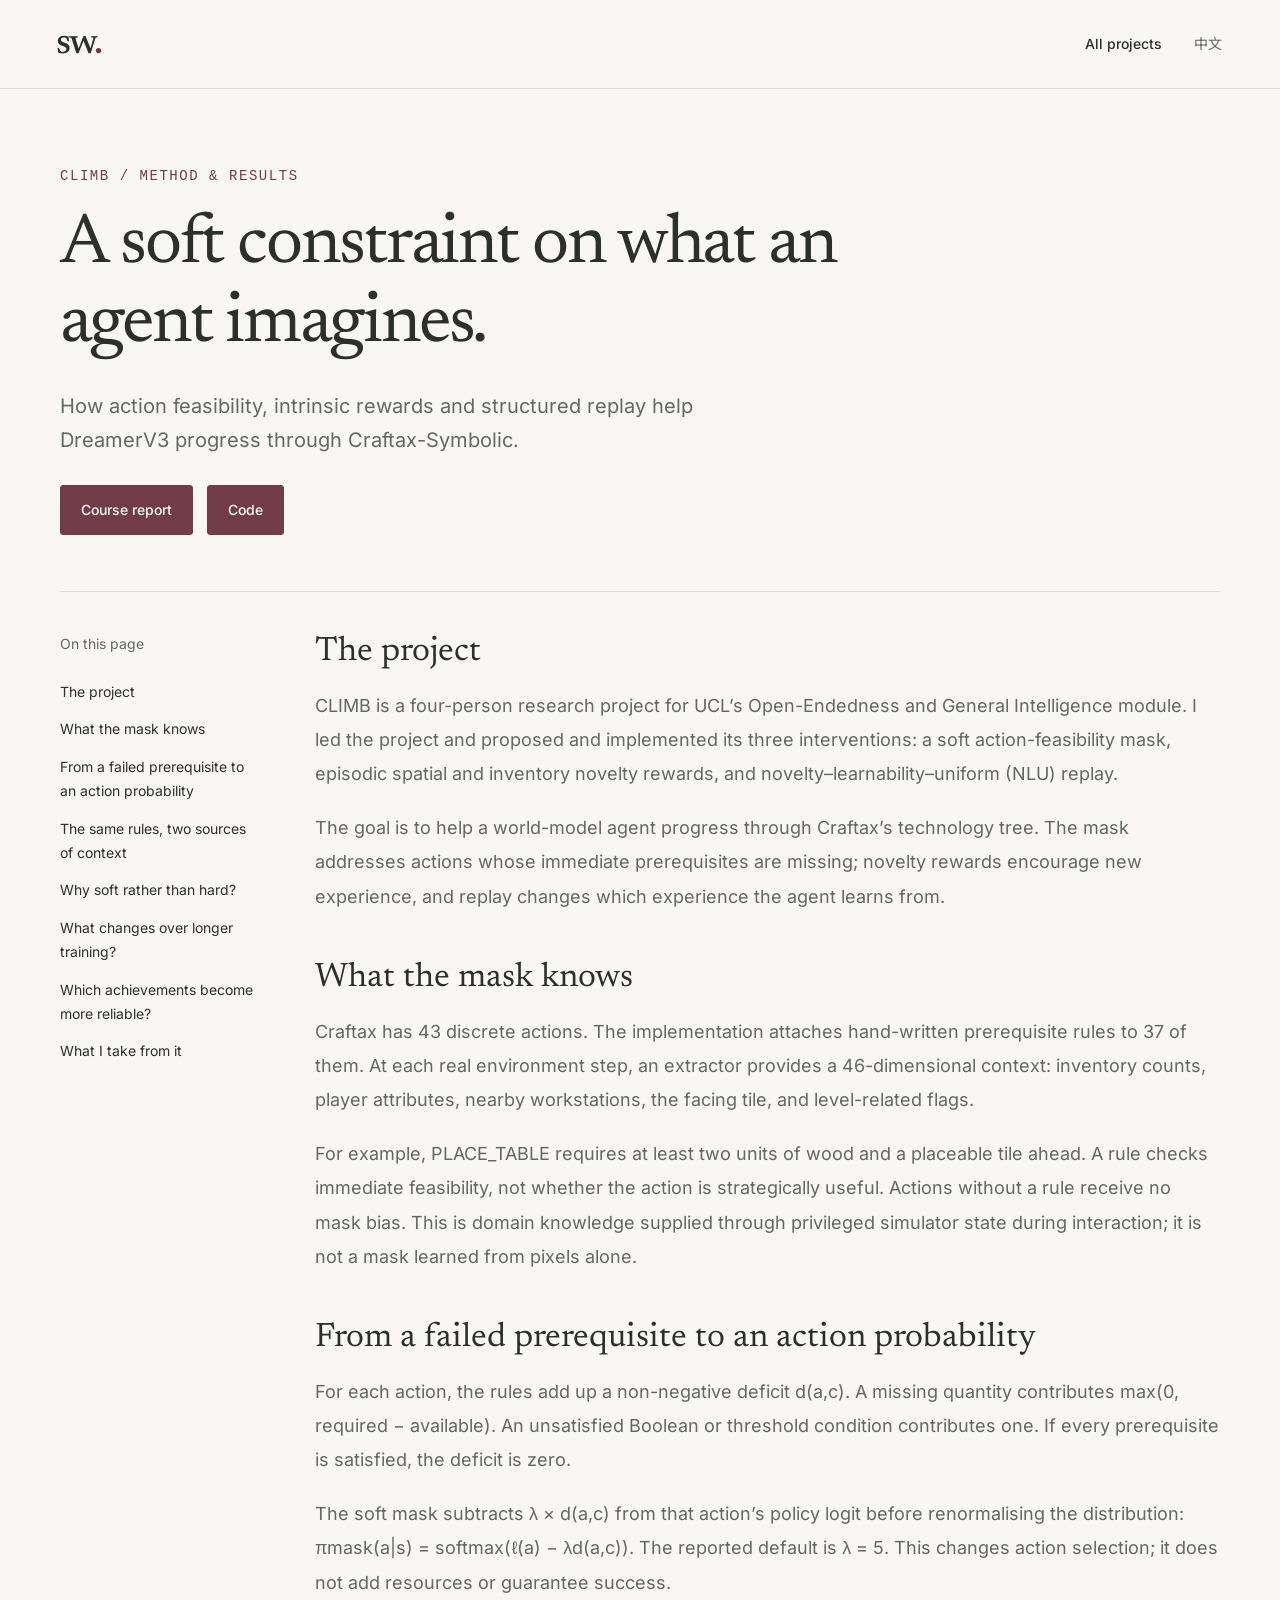
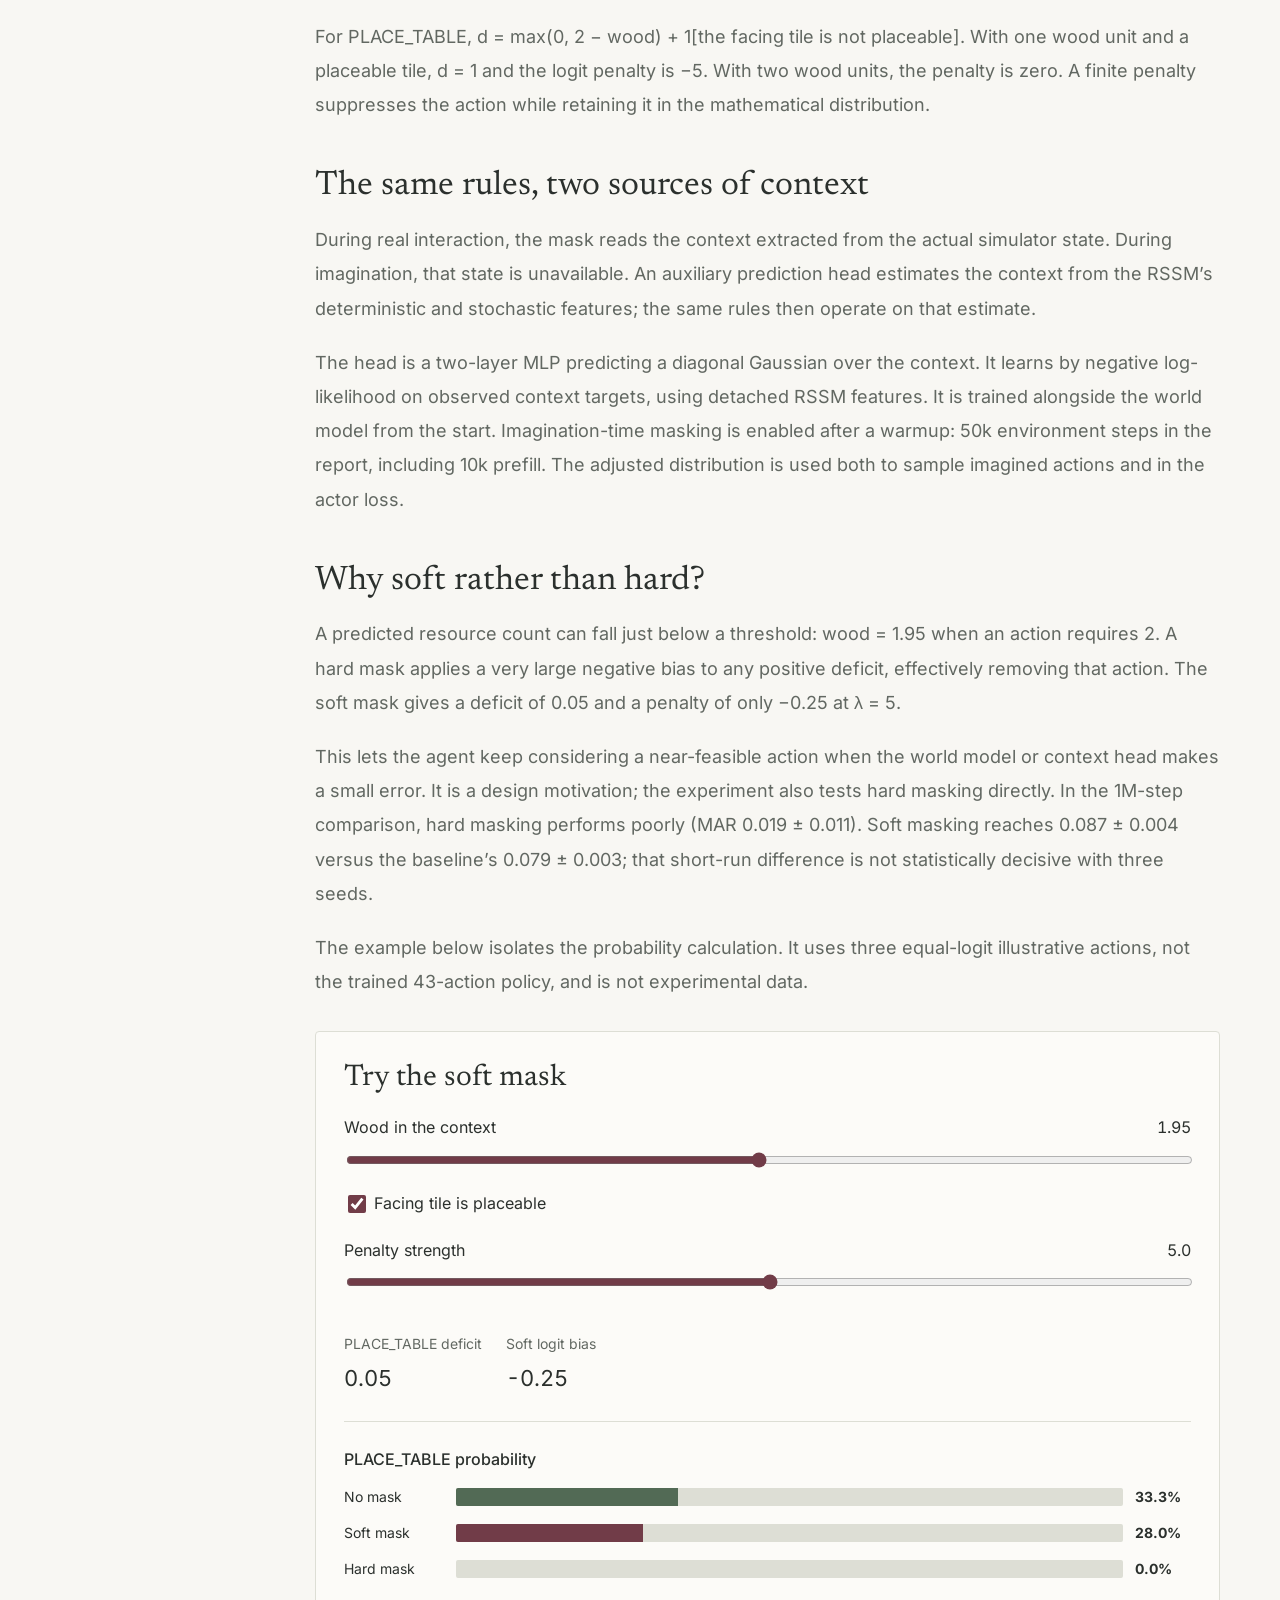
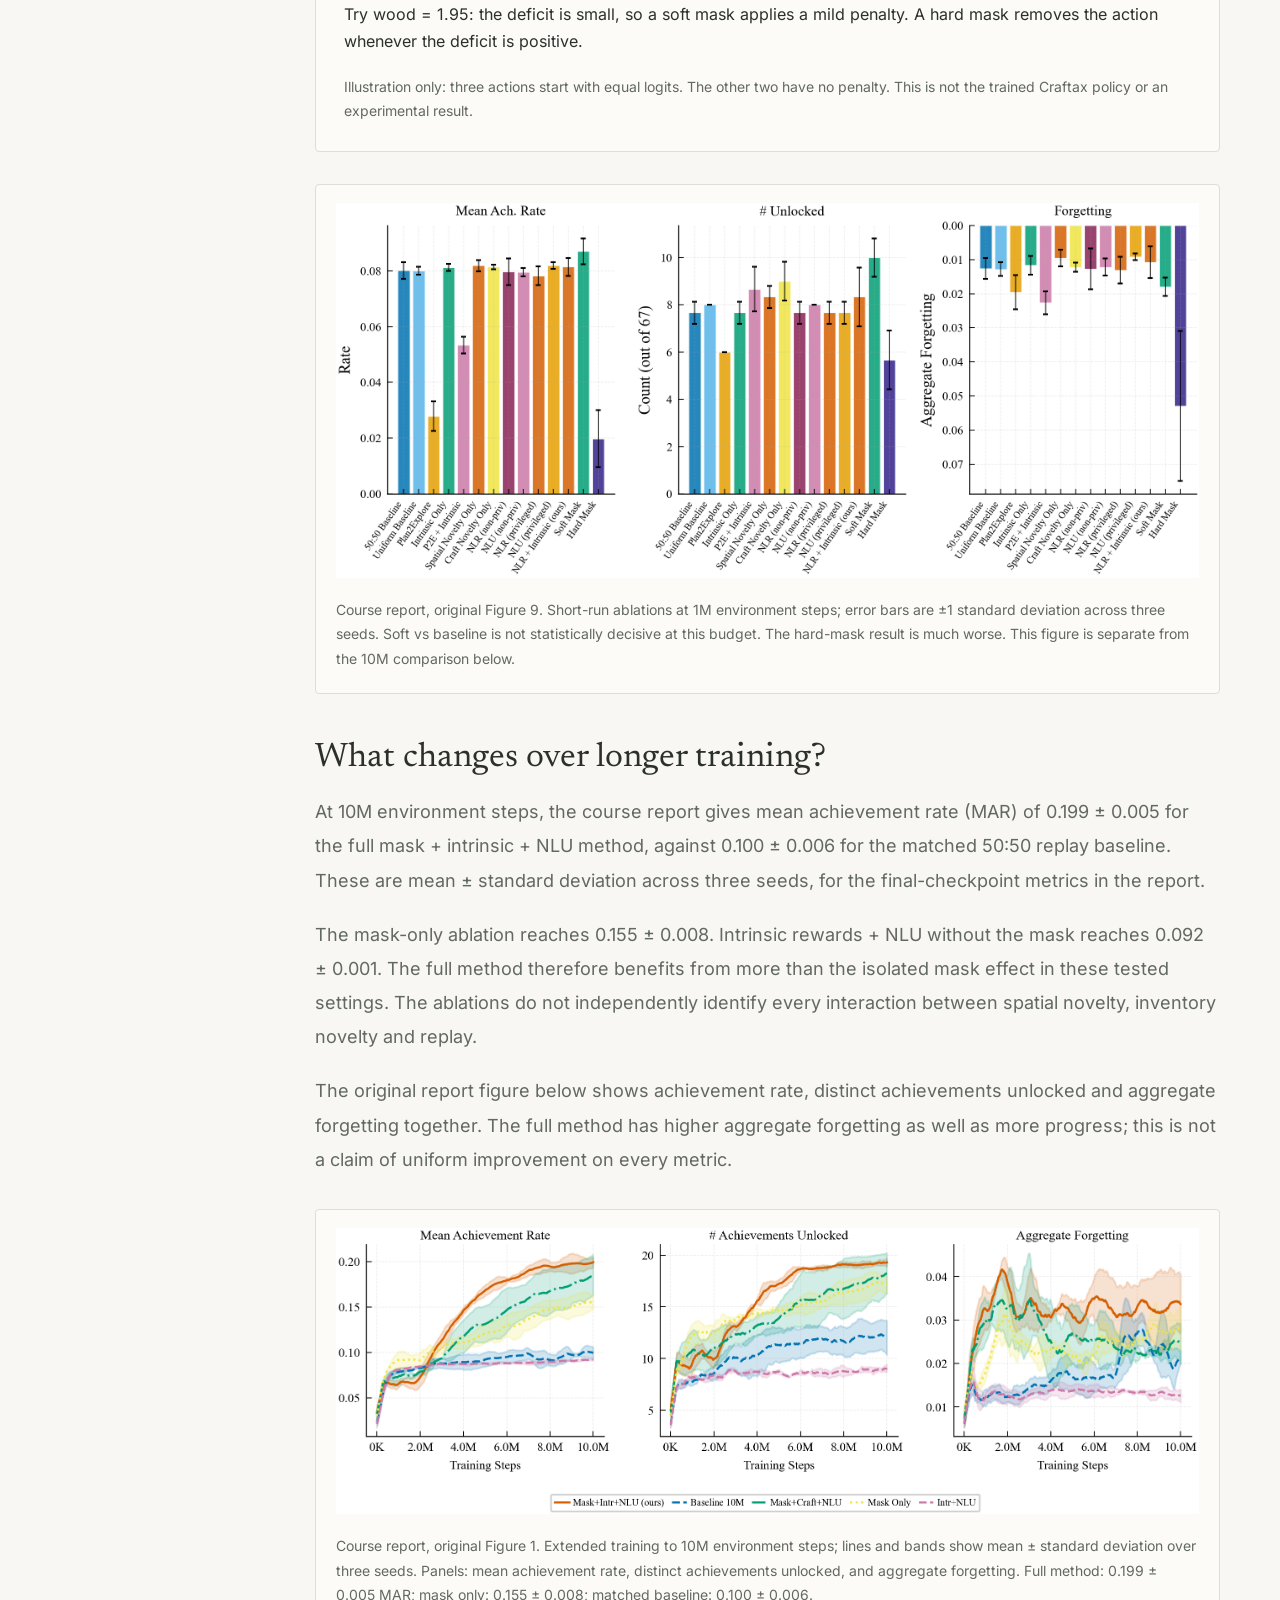
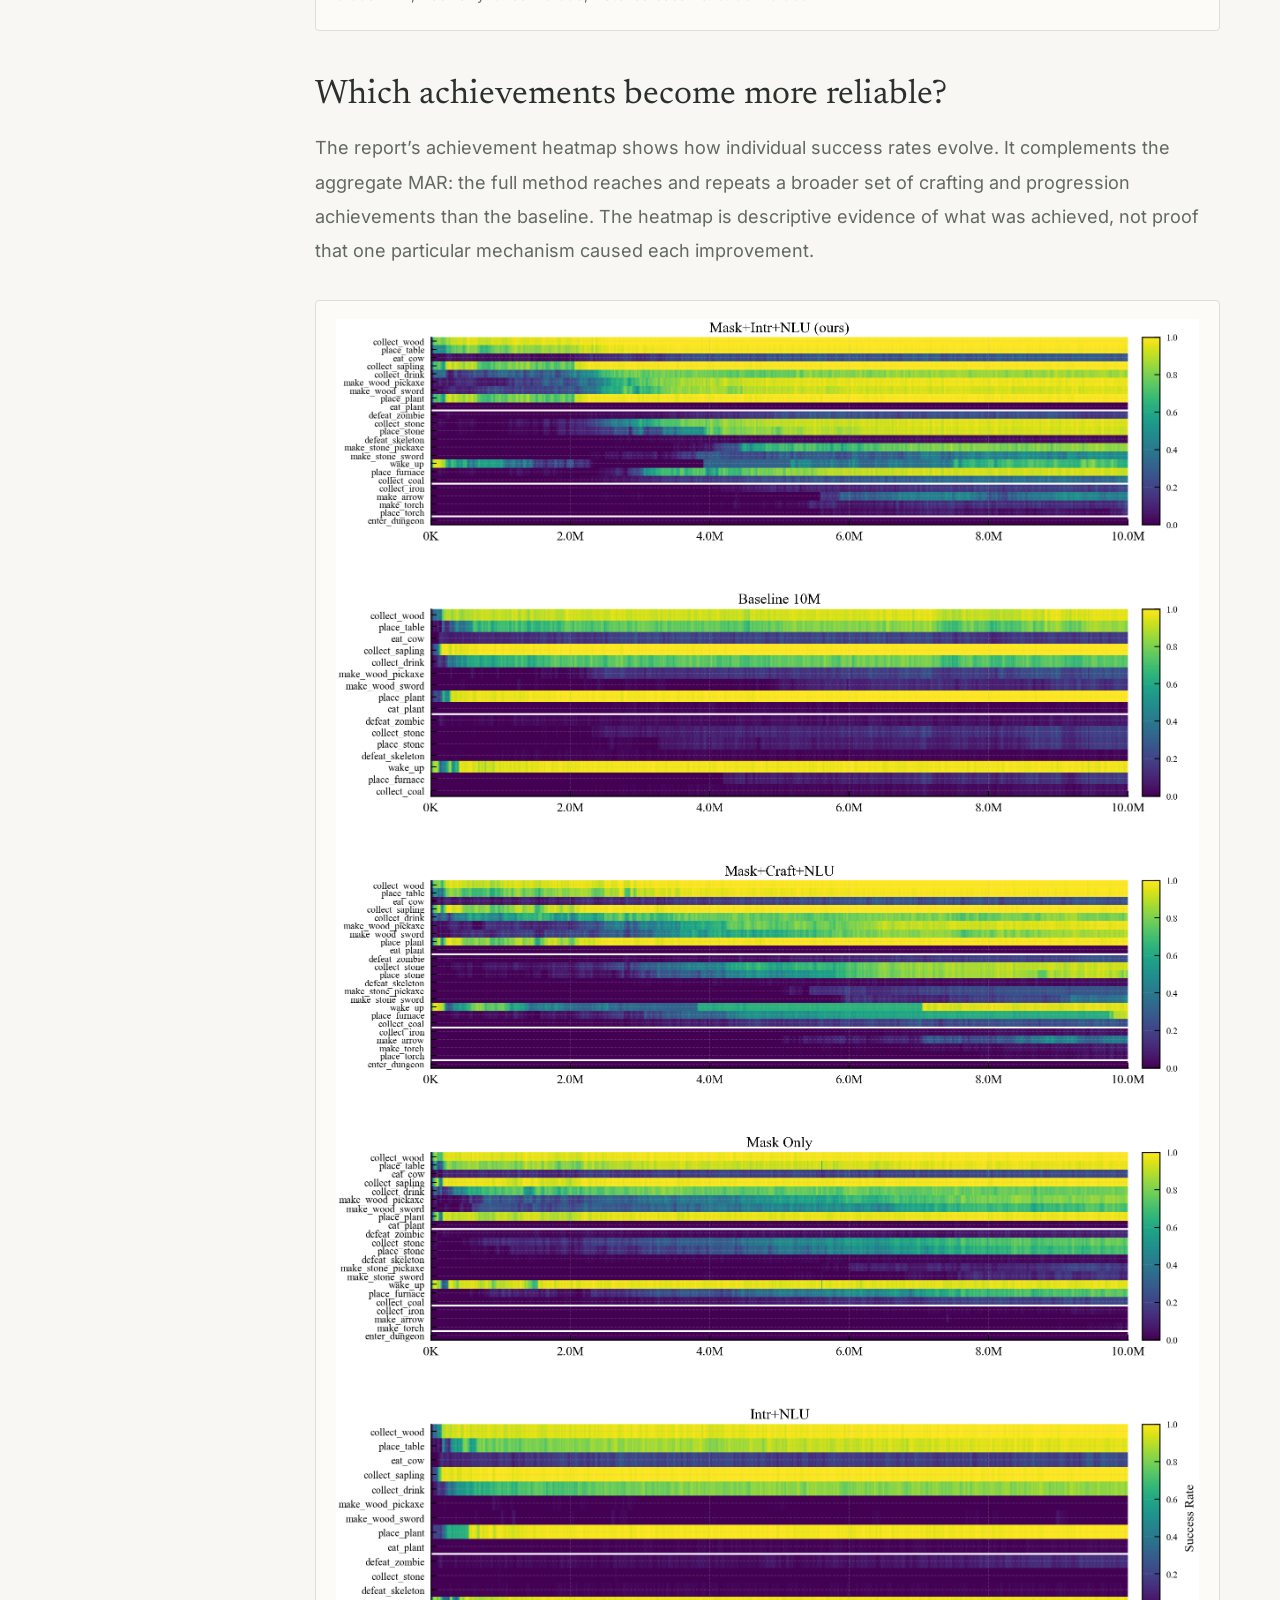
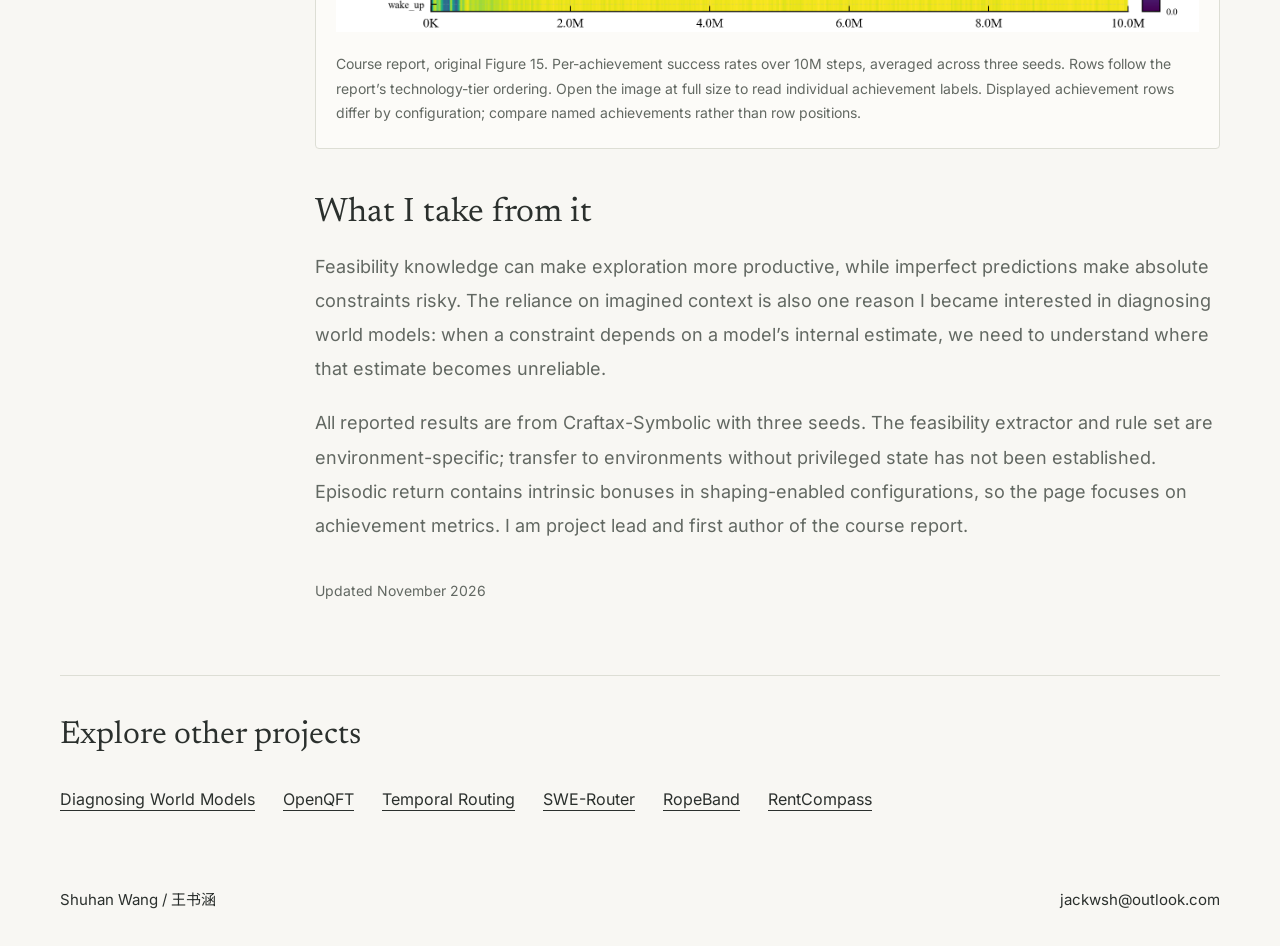
<file: projects/climb/index.html>
<!doctype html>
<html lang="en"><head><meta charset="utf-8"><meta name="viewport" content="width=device-width,initial-scale=1"><meta name="description" content="How action feasibility, intrinsic rewards and structured replay help DreamerV3 progress through Craftax-Symbolic."><title>CLIMB — Shuhan Wang</title><link rel="canonical" href="https://shuhan-wang1.github.io/projects/climb/"><meta property="og:title" content="CLIMB — Shuhan Wang"><meta property="og:description" content="How action feasibility, intrinsic rewards and structured replay help DreamerV3 progress through Craftax-Symbolic."><link rel="icon" href="../../assets/favicon.svg" type="image/svg+xml"><link rel="stylesheet" href="../../styles.css"><link rel="stylesheet" href="../../project.css"><script src="../../project-data.js" defer></script><script src="../../project.js" defer></script><link rel="stylesheet" href="../../climb.css"><script src="../../climb.js" defer></script></head>
<body data-project-id="climb" class="research-blog"><a class="skip-link" href="#project-main" id="skip">Skip to content</a><header class="site-header"><div class="header-inner"><a class="wordmark" href="../../" aria-label="Shuhan Wang, home">sw<span class="wordmark-dot">.</span></a><a class="text-link" id="back-home" href="../../#research">All projects</a><button id="project-language" class="language-button" aria-label="Switch to Chinese">中文</button></div></header>
<main id="project-main" class="project-document container"><header class="project-hero"><p class="eyebrow" id="page-kicker">CLIMB / METHOD &amp; RESULTS</p><h1 id="page-title">A soft constraint on what an agent imagines.</h1><p id="page-summary">How action feasibility, intrinsic rewards and structured replay help DreamerV3 progress through Craftax-Symbolic.</p><div class="project-resources"><a class="button button-primary" href="https://drive.google.com/file/d/1gaMJrD7gSBEMuSX1dTslX5YXVuqKP3I2/view?usp=sharing" target="_blank" rel="noopener noreferrer">Course report</a><a class="button button-primary" href="https://github.com/shuhan-wang1/CLIMB" target="_blank" rel="noopener noreferrer">Code</a></div></header><div class="project-layout"><aside><nav class="project-toc" aria-label="On this page"><span id="toc-label">On this page</span><a href="#section-0">The project</a><a href="#section-1">What the mask knows</a><a href="#section-2">From a failed prerequisite to an action probability</a><a href="#section-3">The same rules, two sources of context</a><a href="#section-4">Why soft rather than hard?</a><a href="#section-5">What changes over longer training?</a><a href="#section-6">Which achievements become more reliable?</a><a href="#section-7">What I take from it</a></nav></aside><article class="project-article"><div id="project-sections"><section id="section-0" class="project-section"><h2>The project</h2><div class="section-prose"><p>CLIMB is a four-person research project for UCL’s Open-Endedness and General Intelligence module. I led the project and proposed and implemented its three interventions: a soft action-feasibility mask, episodic spatial and inventory novelty rewards, and novelty–learnability–uniform (NLU) replay.</p><p>The goal is to help a world-model agent progress through Craftax’s technology tree. The mask addresses actions whose immediate prerequisites are missing; novelty rewards encourage new experience, and replay changes which experience the agent learns from.</p></div></section><section id="section-1" class="project-section"><h2>What the mask knows</h2><div class="section-prose"><p>Craftax has 43 discrete actions. The implementation attaches hand-written prerequisite rules to 37 of them. At each real environment step, an extractor provides a 46-dimensional context: inventory counts, player attributes, nearby workstations, the facing tile, and level-related flags.</p><p>For example, PLACE_TABLE requires at least two units of wood and a placeable tile ahead. A rule checks immediate feasibility, not whether the action is strategically useful. Actions without a rule receive no mask bias. This is domain knowledge supplied through privileged simulator state during interaction; it is not a mask learned from pixels alone.</p></div></section><section id="section-2" class="project-section"><h2>From a failed prerequisite to an action probability</h2><div class="section-prose"><p>For each action, the rules add up a non-negative deficit d(a,c). A missing quantity contributes max(0, required − available). An unsatisfied Boolean or threshold condition contributes one. If every prerequisite is satisfied, the deficit is zero.</p><p>The soft mask subtracts λ × d(a,c) from that action’s policy logit before renormalising the distribution: πmask(a|s) = softmax(ℓ(a) − λd(a,c)). The reported default is λ = 5. This changes action selection; it does not add resources or guarantee success.</p><p>For PLACE_TABLE, d = max(0, 2 − wood) + 1[the facing tile is not placeable]. With one wood unit and a placeable tile, d = 1 and the logit penalty is −5. With two wood units, the penalty is zero. A finite penalty suppresses the action while retaining it in the mathematical distribution.</p></div></section><section id="section-3" class="project-section"><h2>The same rules, two sources of context</h2><div class="section-prose"><p>During real interaction, the mask reads the context extracted from the actual simulator state. During imagination, that state is unavailable. An auxiliary prediction head estimates the context from the RSSM’s deterministic and stochastic features; the same rules then operate on that estimate.</p><p>The head is a two-layer MLP predicting a diagonal Gaussian over the context. It learns by negative log-likelihood on observed context targets, using detached RSSM features. It is trained alongside the world model from the start. Imagination-time masking is enabled after a warmup: 50k environment steps in the report, including 10k prefill. The adjusted distribution is used both to sample imagined actions and in the actor loss.</p></div></section><section id="section-4" class="project-section"><h2>Why soft rather than hard?</h2><div class="section-prose"><p>A predicted resource count can fall just below a threshold: wood = 1.95 when an action requires 2. A hard mask applies a very large negative bias to any positive deficit, effectively removing that action. The soft mask gives a deficit of 0.05 and a penalty of only −0.25 at λ = 5.</p><p>This lets the agent keep considering a near-feasible action when the world model or context head makes a small error. It is a design motivation; the experiment also tests hard masking directly. In the 1M-step comparison, hard masking performs poorly (MAR 0.019 ± 0.011). Soft masking reaches 0.087 ± 0.004 versus the baseline’s 0.079 ± 0.003; that short-run difference is not statistically decisive with three seeds.</p><p>The example below isolates the probability calculation. It uses three equal-logit illustrative actions, not the trained 43-action policy, and is not experimental data.</p></div></section><section class="mask-demo" id="mask-demo" aria-labelledby="mask-demo-title">
<h3 id="mask-demo-title" data-mask-label="title">Try the soft mask</h3>
<div class="mask-controls">
<label for="mask-wood"><span data-mask-label="wood">Wood in the context</span><output id="mask-wood-value" class="mask-value" for="mask-wood">1.95</output><input id="mask-wood" type="range" min="0" max="4" step="0.05" value="1.95"></label>
<label><input id="mask-placeable" type="checkbox" checked><span data-mask-label="placeable">Facing tile is placeable</span></label>
<label for="mask-strength"><span data-mask-label="strength">Penalty strength</span><output id="mask-strength-value" class="mask-value" for="mask-strength">5.0</output><input id="mask-strength" type="range" min="0" max="10" step="0.5" value="5"></label>
</div>
<div aria-live="polite" aria-atomic="true"><dl class="mask-readouts"><div><dt data-mask-label="deficit">PLACE_TABLE deficit</dt><dd id="mask-deficit">0.05</dd></div><div><dt data-mask-label="bias">Soft logit bias</dt><dd id="mask-bias">-0.25</dd></div></dl>
<p class="mask-prob-title" data-mask-label="probability">PLACE_TABLE probability</p>
<div class="mask-prob-row"><span data-mask-label="raw">No mask</span><div class="mask-track"><span style="width:33.333%"></span></div><strong>33.3%</strong></div>
<div class="mask-prob-row"><span data-mask-label="soft">Soft mask</span><div class="mask-track"><span id="mask-soft-bar" style="width:28.0%"></span></div><strong id="mask-soft-prob">28.0%</strong></div>
<div class="mask-prob-row"><span data-mask-label="hard">Hard mask</span><div class="mask-track"><span id="mask-hard-bar" style="width:0%"></span></div><strong id="mask-hard-prob">0.0%</strong></div>
</div><p class="mask-hint" data-mask-label="near">Try wood = 1.95: the deficit is small, so a soft mask applies a mild penalty. A hard mask removes the action whenever the deficit is positive.</p><p class="mask-note" data-mask-label="note">Illustration only: three actions start with equal logits. The other two have no penalty. This is not the trained Craftax policy or an experimental result.</p>
</section>
<figure class="blog-figure" data-blog-figure="0"><a class="figure-zoom" href="../../assets/climb/ablations-1m.png" target="_blank" rel="noopener noreferrer"><img src="../../assets/climb/ablations-1m.png" alt="Original report Figure 9: 1M-step ablations. Soft mask MAR is about 0.087; hard mask about 0.019; baseline about 0.079. Three panels show MAR, achievements unlocked and forgetting." width="2070" height="900" loading="lazy"></a><figcaption>Course report, original Figure 9. Short-run ablations at 1M environment steps; error bars are ±1 standard deviation across three seeds. Soft vs baseline is not statistically decisive at this budget. The hard-mask result is much worse. This figure is separate from the 10M comparison below.</figcaption></figure><section id="section-5" class="project-section"><h2>What changes over longer training?</h2><div class="section-prose"><p>At 10M environment steps, the course report gives mean achievement rate (MAR) of 0.199 ± 0.005 for the full mask + intrinsic + NLU method, against 0.100 ± 0.006 for the matched 50:50 replay baseline. These are mean ± standard deviation across three seeds, for the final-checkpoint metrics in the report.</p><p>The mask-only ablation reaches 0.155 ± 0.008. Intrinsic rewards + NLU without the mask reaches 0.092 ± 0.001. The full method therefore benefits from more than the isolated mask effect in these tested settings. The ablations do not independently identify every interaction between spatial novelty, inventory novelty and replay.</p><p>The original report figure below shows achievement rate, distinct achievements unlocked and aggregate forgetting together. The full method has higher aggregate forgetting as well as more progress; this is not a claim of uniform improvement on every metric.</p></div></section><figure class="blog-figure" data-blog-figure="1"><a class="figure-zoom" href="../../assets/climb/training-10m.png" target="_blank" rel="noopener noreferrer"><img src="../../assets/climb/training-10m.png" alt="Original report Figure 1: 10M-step training curves for full CLIMB, baseline, craft variant, mask only, and intrinsic plus NLU without masking. Full method nearly doubles baseline MAR." width="2051" height="680" loading="lazy"></a><figcaption>Course report, original Figure 1. Extended training to 10M environment steps; lines and bands show mean ± standard deviation over three seeds. Panels: mean achievement rate, distinct achievements unlocked, and aggregate forgetting. Full method: 0.199 ± 0.005 MAR; mask only: 0.155 ± 0.008; matched baseline: 0.100 ± 0.006.</figcaption></figure><section id="section-6" class="project-section"><h2>Which achievements become more reliable?</h2><div class="section-prose"><p>The report’s achievement heatmap shows how individual success rates evolve. It complements the aggregate MAR: the full method reaches and repeats a broader set of crafting and progression achievements than the baseline. The heatmap is descriptive evidence of what was achieved, not proof that one particular mechanism caused each improvement.</p></div></section><figure class="blog-figure" data-blog-figure="2"><a class="figure-zoom" href="../../assets/climb/achievement-heatmap.png" target="_blank" rel="noopener noreferrer"><img src="../../assets/climb/achievement-heatmap.png" alt="Original report Figure 15: per-achievement success-rate heatmaps over 10M steps for full CLIMB, baseline, craft variant, mask only, and intrinsic plus NLU." width="1955" height="2975" loading="lazy"></a><figcaption>Course report, original Figure 15. Per-achievement success rates over 10M steps, averaged across three seeds. Rows follow the report’s technology-tier ordering. Open the image at full size to read individual achievement labels. Displayed achievement rows differ by configuration; compare named achievements rather than row positions.</figcaption></figure><section id="section-7" class="project-section"><h2>What I take from it</h2><div class="section-prose"><p>Feasibility knowledge can make exploration more productive, while imperfect predictions make absolute constraints risky. The reliance on imagined context is also one reason I became interested in diagnosing world models: when a constraint depends on a model’s internal estimate, we need to understand where that estimate becomes unreliable.</p><p>All reported results are from Craftax-Symbolic with three seeds. The feasibility extractor and rule set are environment-specific; transfer to environments without privileged state has not been established. Episodic return contains intrinsic bonuses in shaping-enabled configurations, so the page focuses on achievement metrics. I am project lead and first author of the course report.</p></div></section></div><p class="project-updated" id="updated">Updated November 2026</p></article></div><nav class="related-projects" aria-label="Other projects"><h2 id="related-title">Explore other projects</h2><a href="../diagnosing-world-models/" data-related="wm">Diagnosing World Models</a><a href="../openqft/" data-related="qft">OpenQFT</a><a href="../temporal-routing/" data-related="temporal">Temporal Routing</a><a href="../swe-router/" data-related="swe">SWE-Router</a><a href="../ropeband/" data-related="rope">RopeBand</a><a href="../rentcompass/" data-related="rent">RentCompass</a></nav></main><footer class="site-footer container"><a href="../../">Shuhan Wang / 王书涵</a><a href="mailto:jackwsh@outlook.com">jackwsh@outlook.com</a></footer></body></html>
</file>
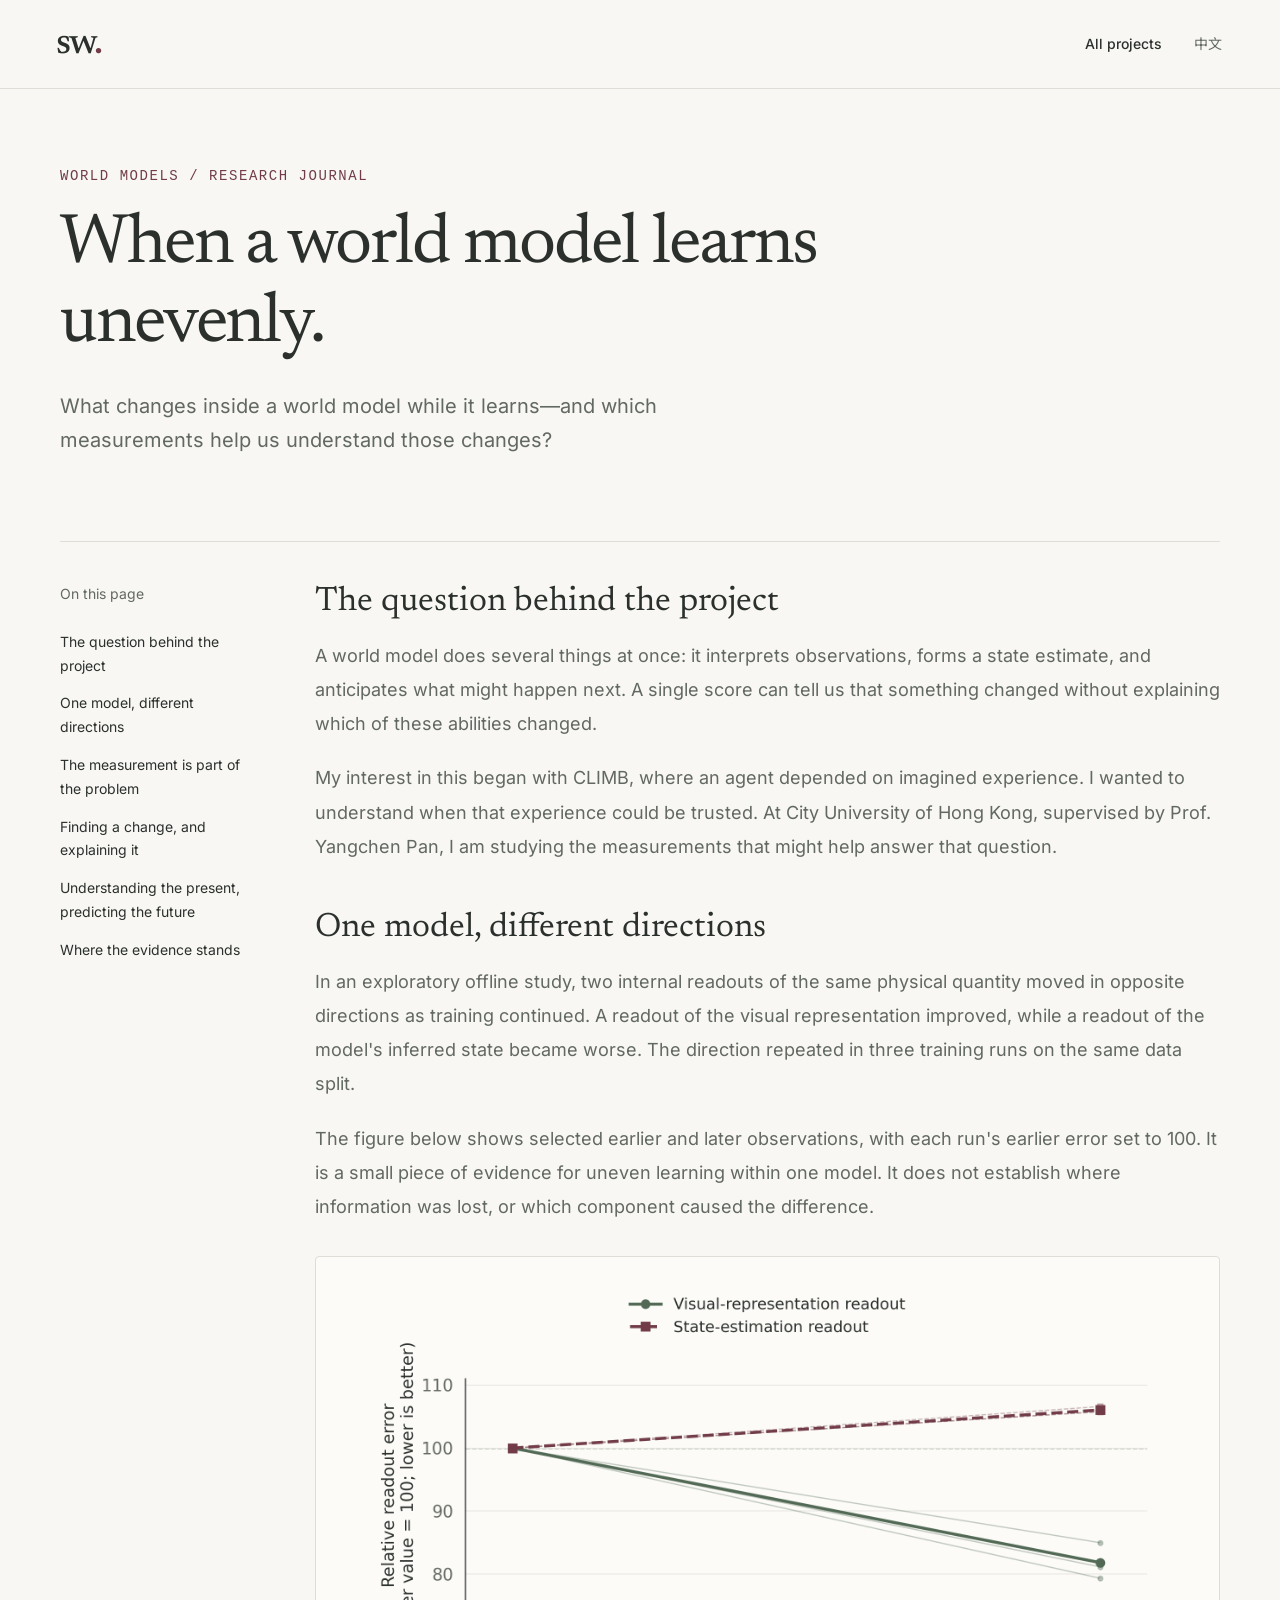
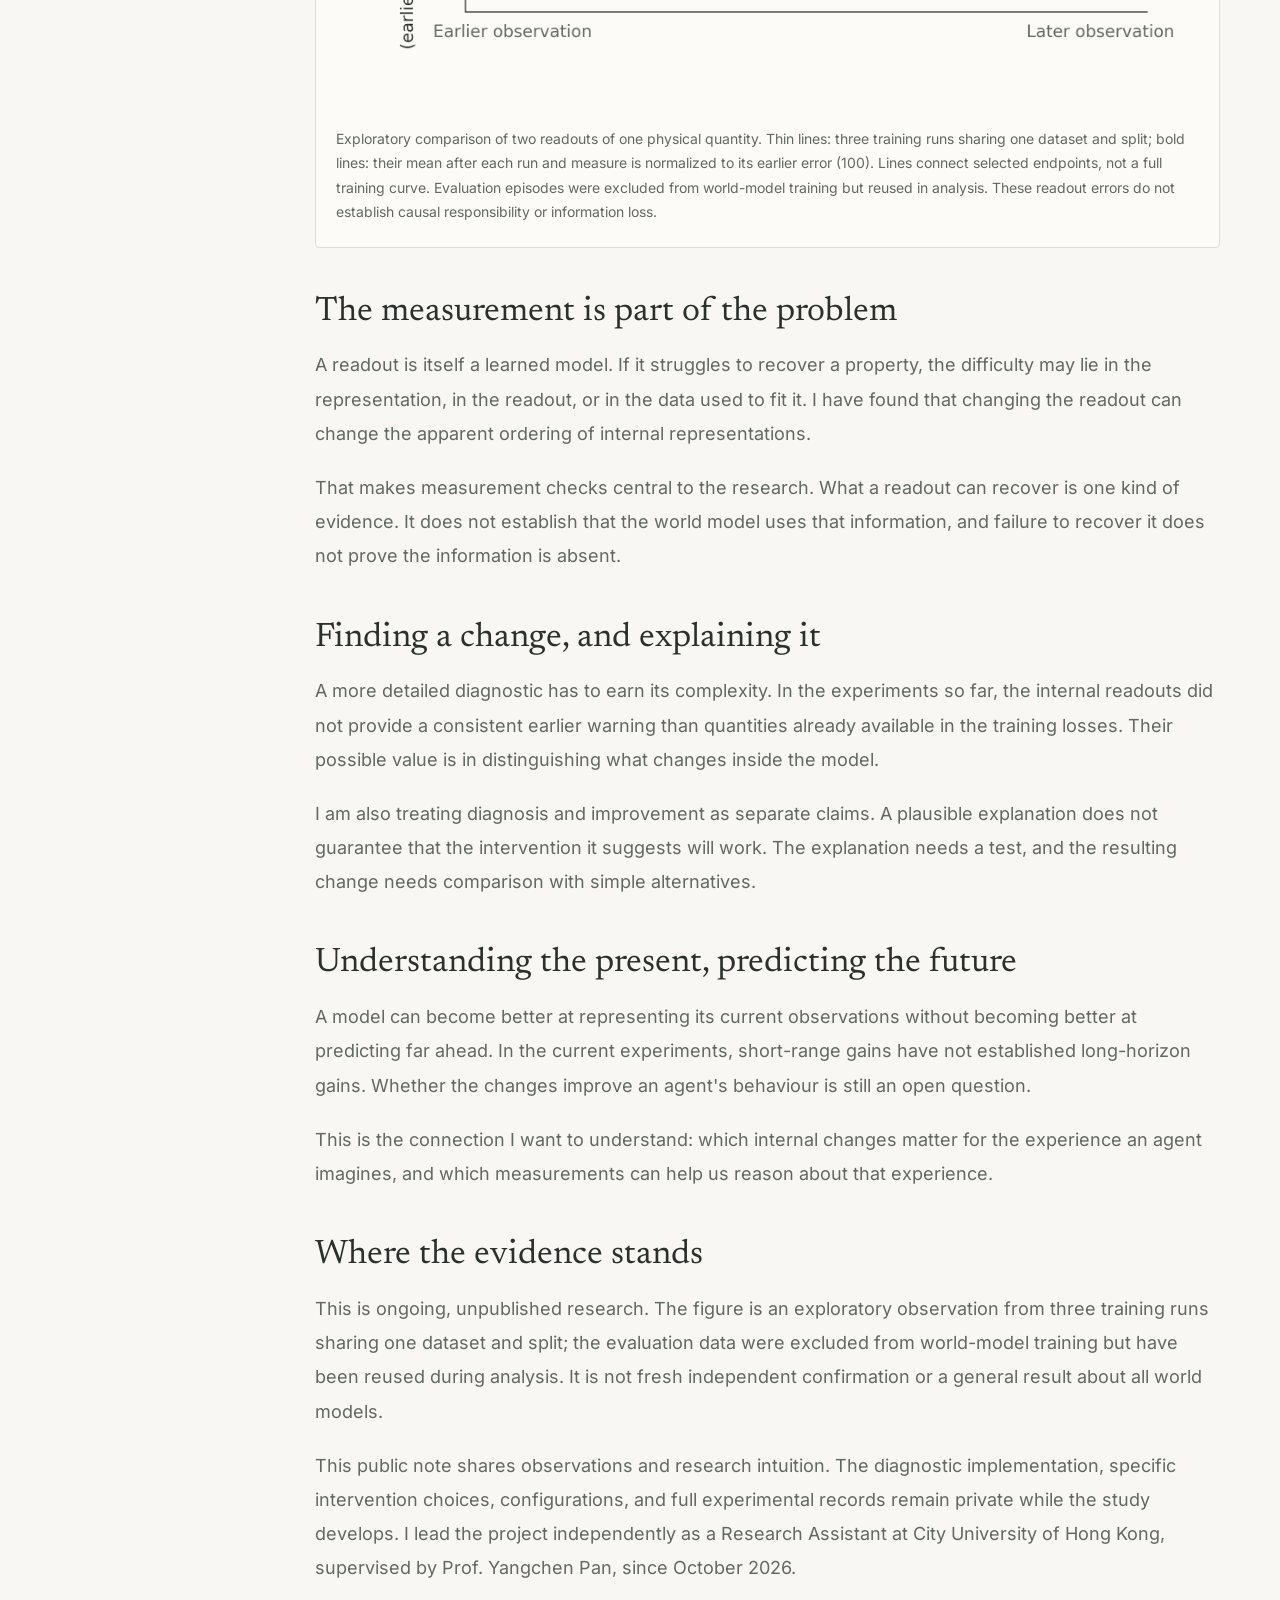
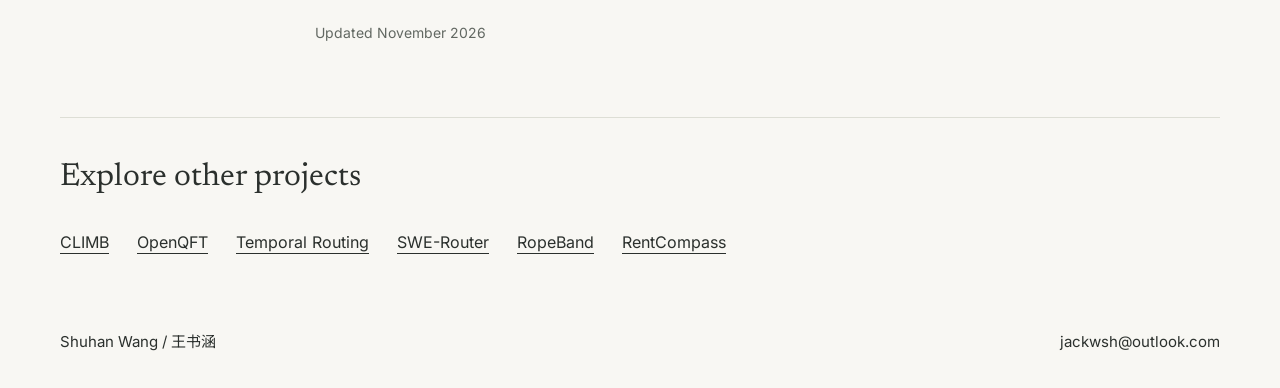
<file: projects/diagnosing-world-models/index.html>
<!doctype html>
<html lang="en"><head><meta charset="utf-8"><meta name="viewport" content="width=device-width,initial-scale=1"><meta name="description" content="What changes inside a world model while it learns—and which measurements help us understand those changes?"><title>Diagnosing World Models — Shuhan Wang</title><link rel="canonical" href="https://shuhan-wang1.github.io/projects/diagnosing-world-models/"><meta property="og:title" content="Diagnosing World Models — Shuhan Wang"><meta property="og:description" content="What changes inside a world model while it learns—and which measurements help us understand those changes?"><link rel="icon" href="../../assets/favicon.svg" type="image/svg+xml"><link rel="stylesheet" href="../../styles.css"><link rel="stylesheet" href="../../project.css"><script src="../../project-data.js" defer></script><script src="../../project.js" defer></script></head>
<body data-project-id="wm" class="research-blog"><a class="skip-link" href="#project-main" id="skip">Skip to content</a><header class="site-header"><div class="header-inner"><a class="wordmark" href="../../" aria-label="Shuhan Wang, home">sw<span class="wordmark-dot">.</span></a><a class="text-link" id="back-home" href="../../#research">All projects</a><button id="project-language" class="language-button" aria-label="Switch to Chinese">中文</button></div></header>
<main id="project-main" class="project-document container"><header class="project-hero"><p class="eyebrow" id="page-kicker">WORLD MODELS / RESEARCH JOURNAL</p><h1 id="page-title">When a world model learns unevenly.</h1><p id="page-summary">What changes inside a world model while it learns—and which measurements help us understand those changes?</p><div class="project-resources"></div></header><div class="project-layout"><aside><nav class="project-toc" aria-label="On this page"><span id="toc-label">On this page</span><a href="#section-0">The question behind the project</a><a href="#section-1">One model, different directions</a><a href="#section-2">The measurement is part of the problem</a><a href="#section-3">Finding a change, and explaining it</a><a href="#section-4">Understanding the present, predicting the future</a><a href="#section-5">Where the evidence stands</a></nav></aside><article class="project-article"><div id="project-sections"><section id="section-0" class="project-section"><h2>The question behind the project</h2><div class="section-prose"><p>A world model does several things at once: it interprets observations, forms a state estimate, and anticipates what might happen next. A single score can tell us that something changed without explaining which of these abilities changed.</p><p>My interest in this began with CLIMB, where an agent depended on imagined experience. I wanted to understand when that experience could be trusted. At City University of Hong Kong, supervised by Prof. Yangchen Pan, I am studying the measurements that might help answer that question.</p></div></section><section id="section-1" class="project-section"><h2>One model, different directions</h2><div class="section-prose"><p>In an exploratory offline study, two internal readouts of the same physical quantity moved in opposite directions as training continued. A readout of the visual representation improved, while a readout of the model&#x27;s inferred state became worse. The direction repeated in three training runs on the same data split.</p><p>The figure below shows selected earlier and later observations, with each run&#x27;s earlier error set to 100. It is a small piece of evidence for uneven learning within one model. It does not establish where information was lost, or which component caused the difference.</p></div></section><figure class="blog-figure" data-blog-figure="0"><a class="figure-zoom" href="../../assets/world-models/uneven-learning.png" target="_blank" rel="noopener noreferrer"><img src="../../assets/world-models/uneven-learning.png" alt="Two selected endpoint comparisons across three training runs. Visual-representation readout error decreases, while state-estimation readout error increases. Each earlier error is normalized to 100." width="2000" height="1000" loading="lazy"></a><figcaption>Exploratory comparison of two readouts of one physical quantity. Thin lines: three training runs sharing one dataset and split; bold lines: their mean after each run and measure is normalized to its earlier error (100). Lines connect selected endpoints, not a full training curve. Evaluation episodes were excluded from world-model training but reused in analysis. These readout errors do not establish causal responsibility or information loss.</figcaption></figure><section id="section-2" class="project-section"><h2>The measurement is part of the problem</h2><div class="section-prose"><p>A readout is itself a learned model. If it struggles to recover a property, the difficulty may lie in the representation, in the readout, or in the data used to fit it. I have found that changing the readout can change the apparent ordering of internal representations.</p><p>That makes measurement checks central to the research. What a readout can recover is one kind of evidence. It does not establish that the world model uses that information, and failure to recover it does not prove the information is absent.</p></div></section><section id="section-3" class="project-section"><h2>Finding a change, and explaining it</h2><div class="section-prose"><p>A more detailed diagnostic has to earn its complexity. In the experiments so far, the internal readouts did not provide a consistent earlier warning than quantities already available in the training losses. Their possible value is in distinguishing what changes inside the model.</p><p>I am also treating diagnosis and improvement as separate claims. A plausible explanation does not guarantee that the intervention it suggests will work. The explanation needs a test, and the resulting change needs comparison with simple alternatives.</p></div></section><section id="section-4" class="project-section"><h2>Understanding the present, predicting the future</h2><div class="section-prose"><p>A model can become better at representing its current observations without becoming better at predicting far ahead. In the current experiments, short-range gains have not established long-horizon gains. Whether the changes improve an agent&#x27;s behaviour is still an open question.</p><p>This is the connection I want to understand: which internal changes matter for the experience an agent imagines, and which measurements can help us reason about that experience.</p></div></section><section id="section-5" class="project-section"><h2>Where the evidence stands</h2><div class="section-prose"><p>This is ongoing, unpublished research. The figure is an exploratory observation from three training runs sharing one dataset and split; the evaluation data were excluded from world-model training but have been reused during analysis. It is not fresh independent confirmation or a general result about all world models.</p><p>This public note shares observations and research intuition. The diagnostic implementation, specific intervention choices, configurations, and full experimental records remain private while the study develops. I lead the project independently as a Research Assistant at City University of Hong Kong, supervised by Prof. Yangchen Pan, since October 2026.</p></div></section></div><p class="project-updated" id="updated">Updated November 2026</p></article></div><nav class="related-projects" aria-label="Other projects"><h2 id="related-title">Explore other projects</h2><a href="../climb/" data-related="climb">CLIMB</a><a href="../openqft/" data-related="qft">OpenQFT</a><a href="../temporal-routing/" data-related="temporal">Temporal Routing</a><a href="../swe-router/" data-related="swe">SWE-Router</a><a href="../ropeband/" data-related="rope">RopeBand</a><a href="../rentcompass/" data-related="rent">RentCompass</a></nav></main><footer class="site-footer container"><a href="../../">Shuhan Wang / 王书涵</a><a href="mailto:jackwsh@outlook.com">jackwsh@outlook.com</a></footer></body></html>
</file>
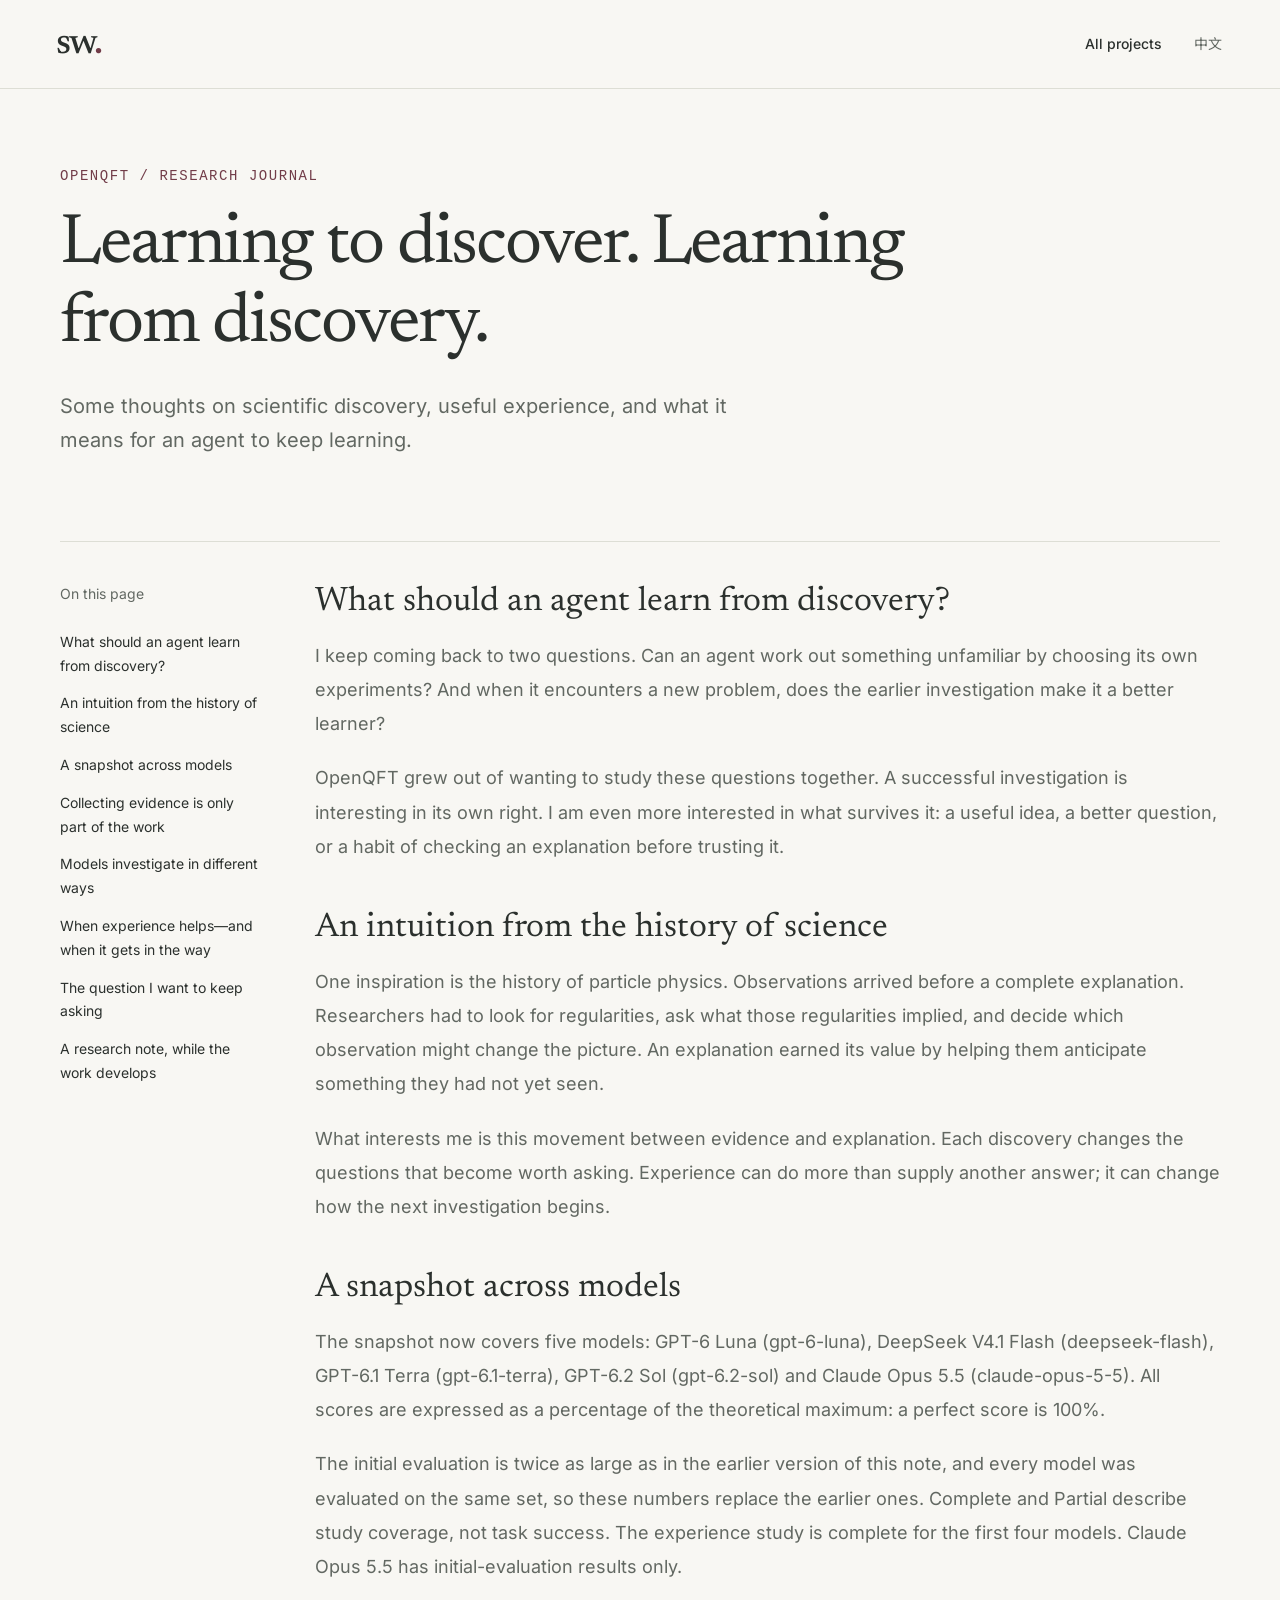
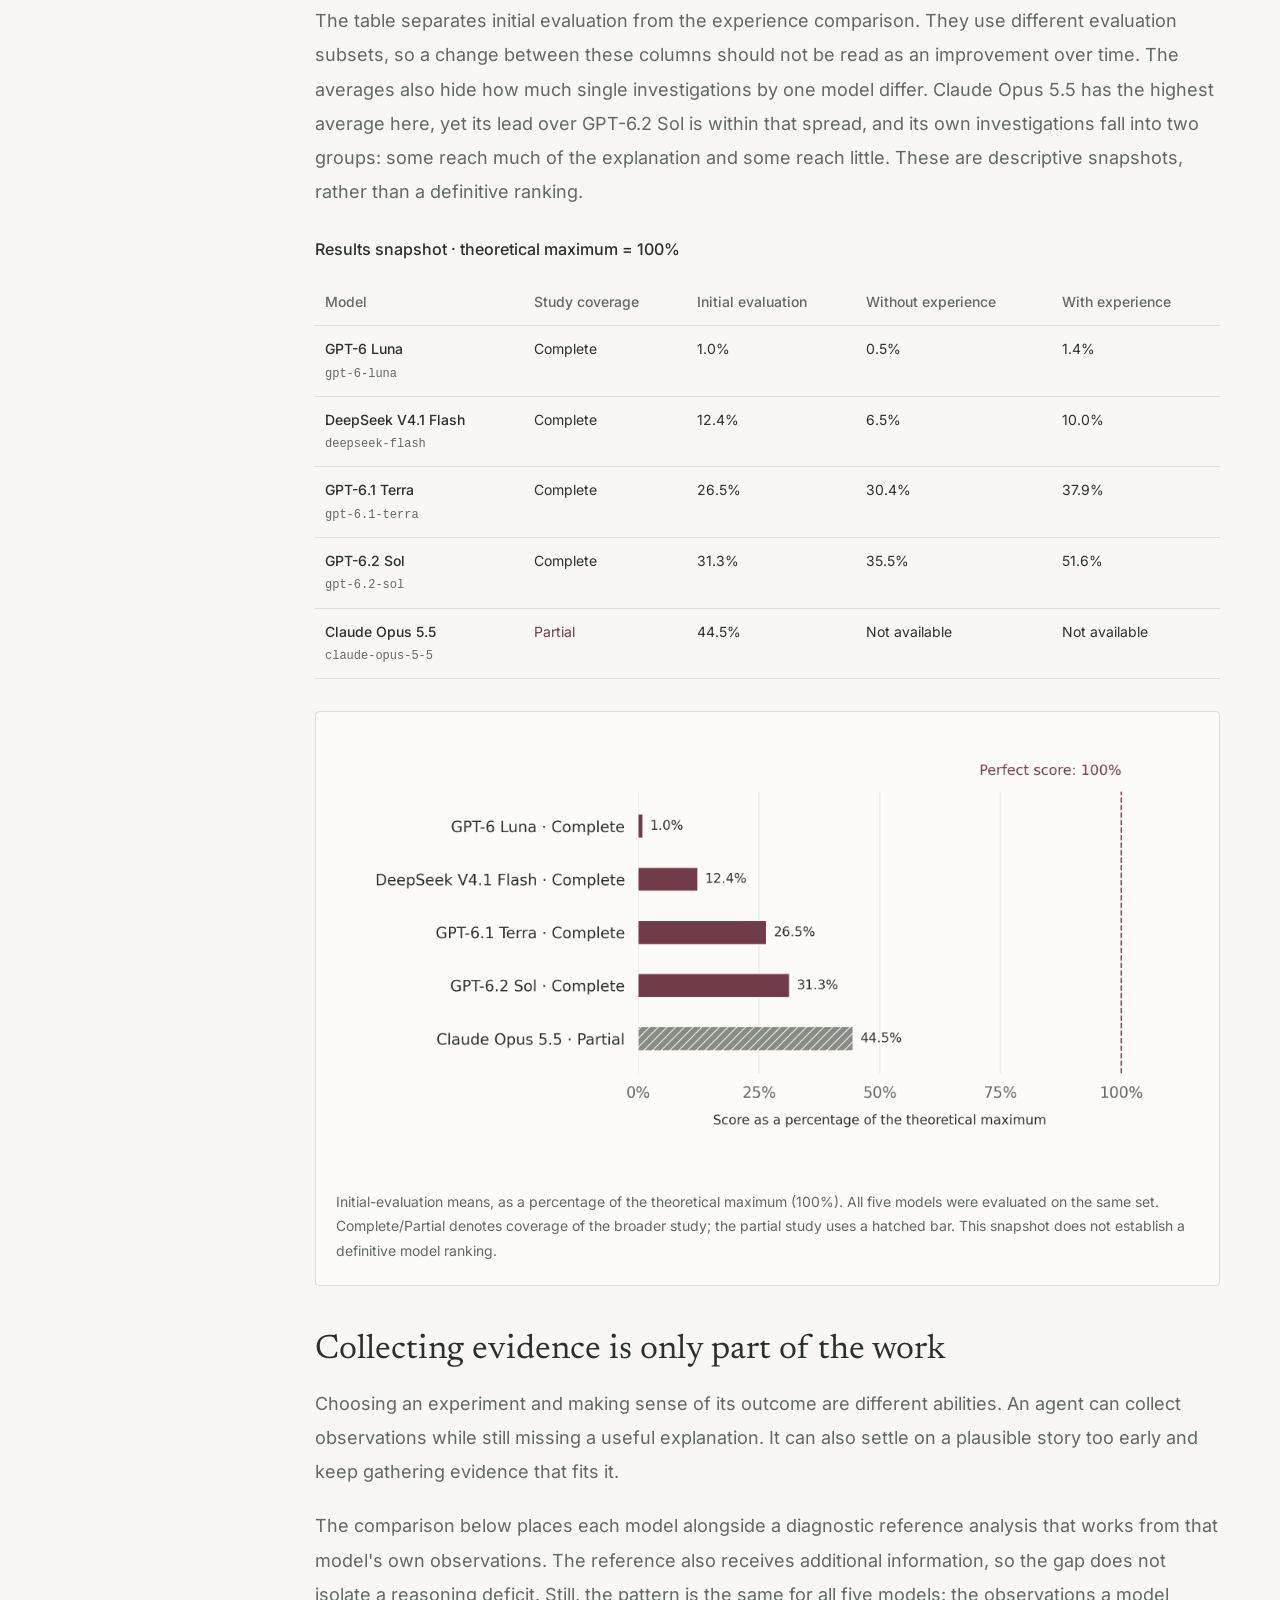
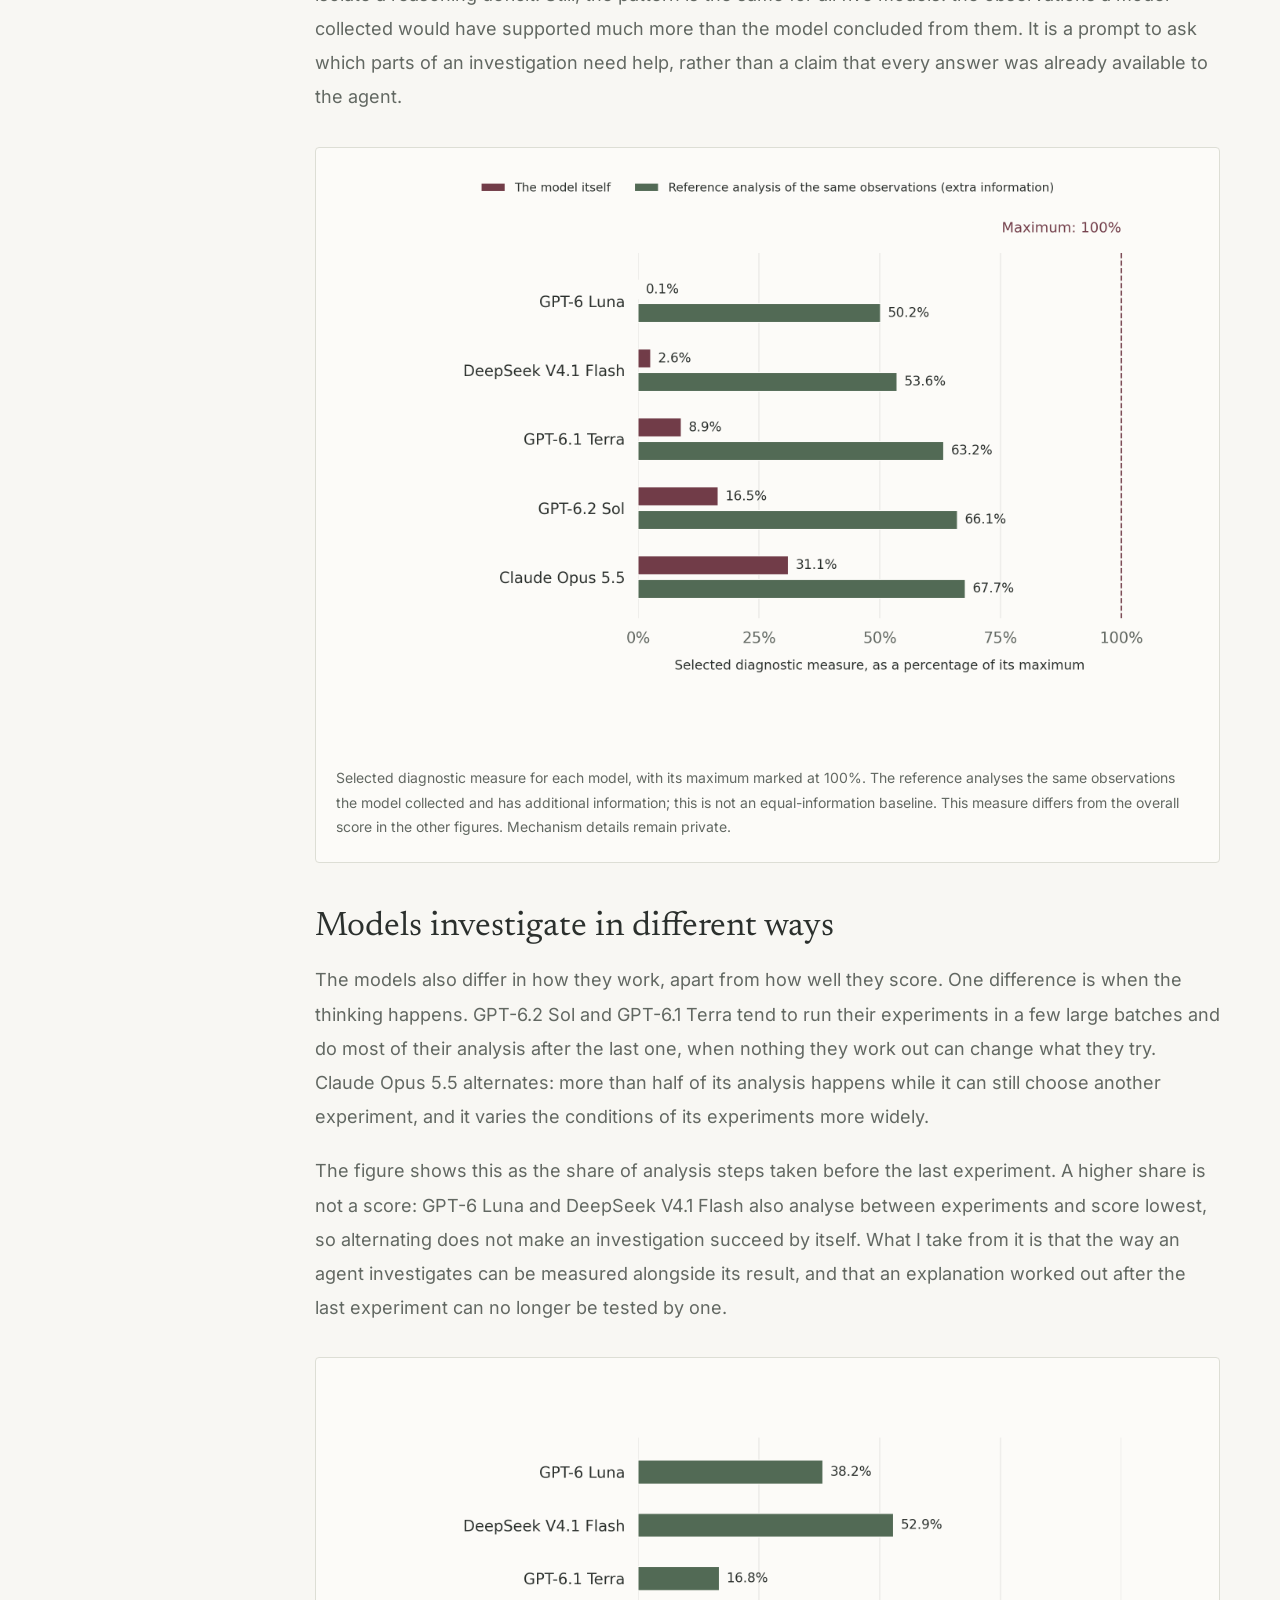
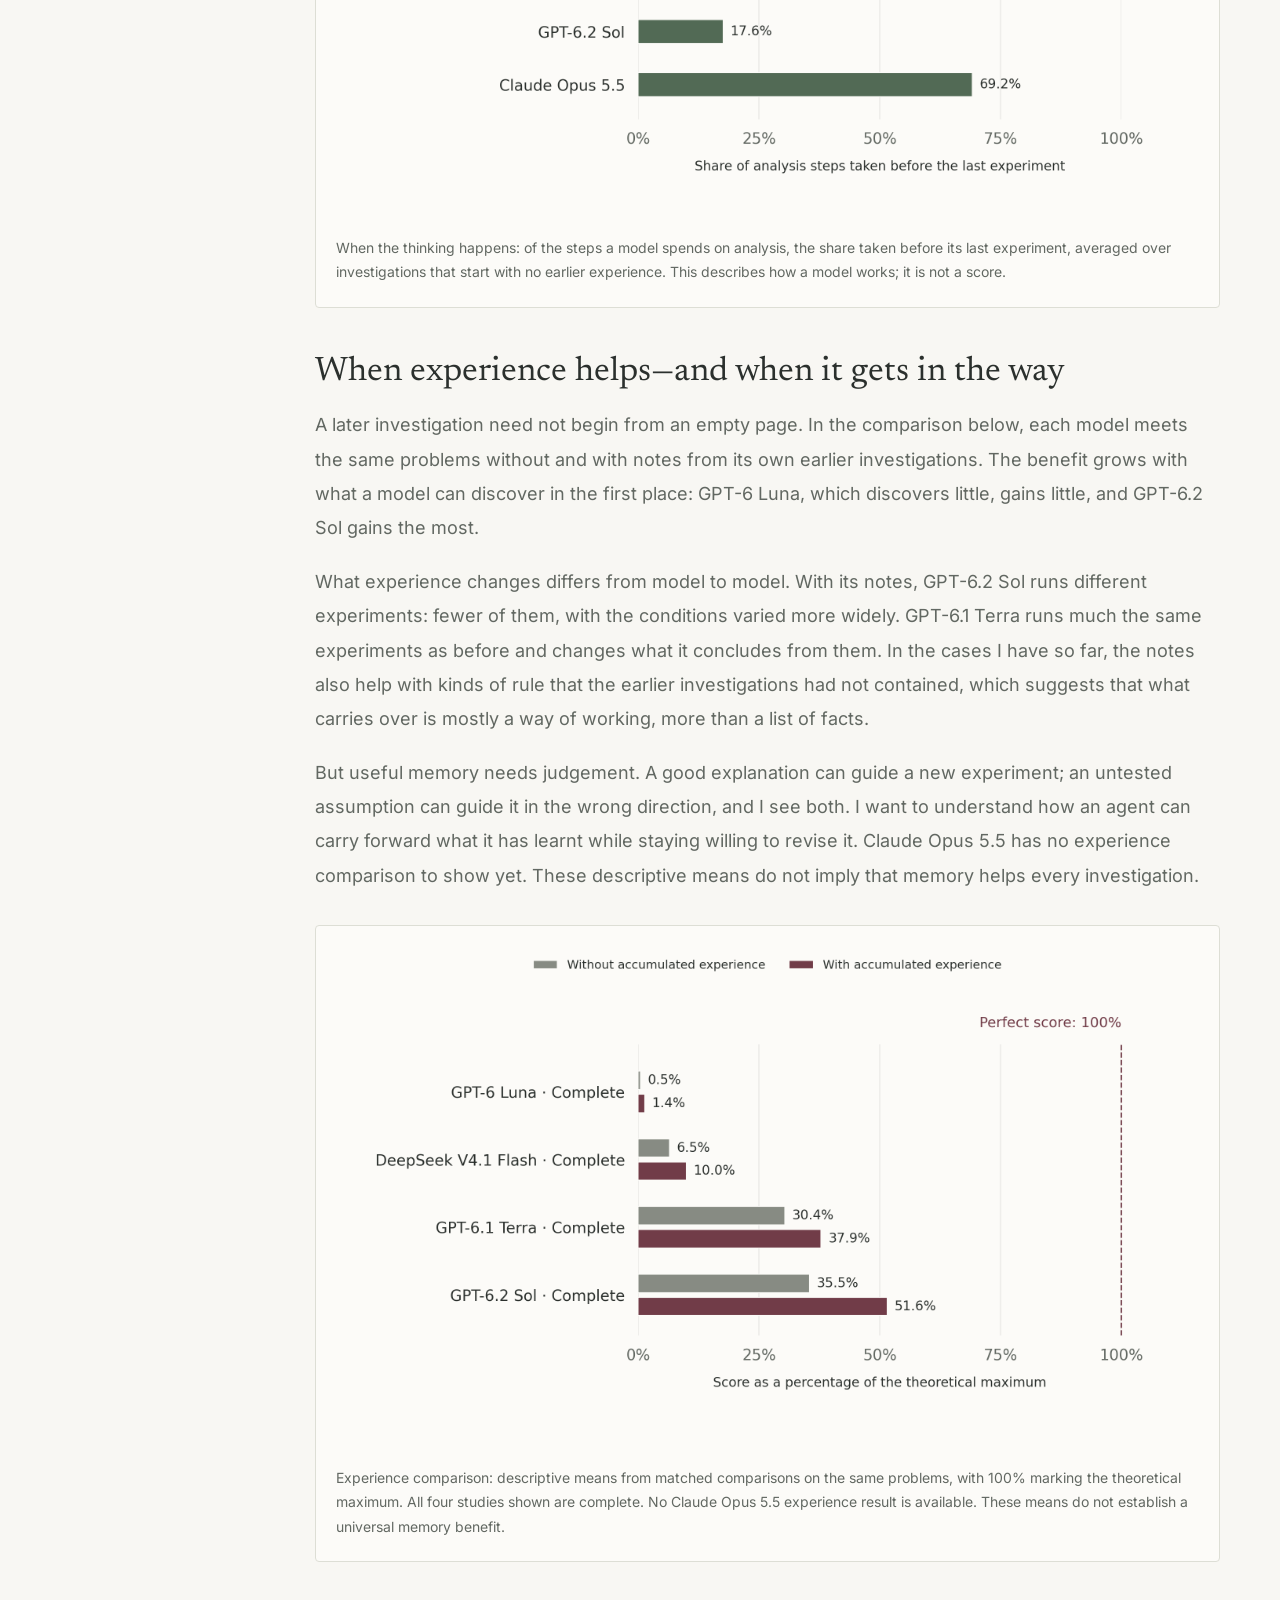
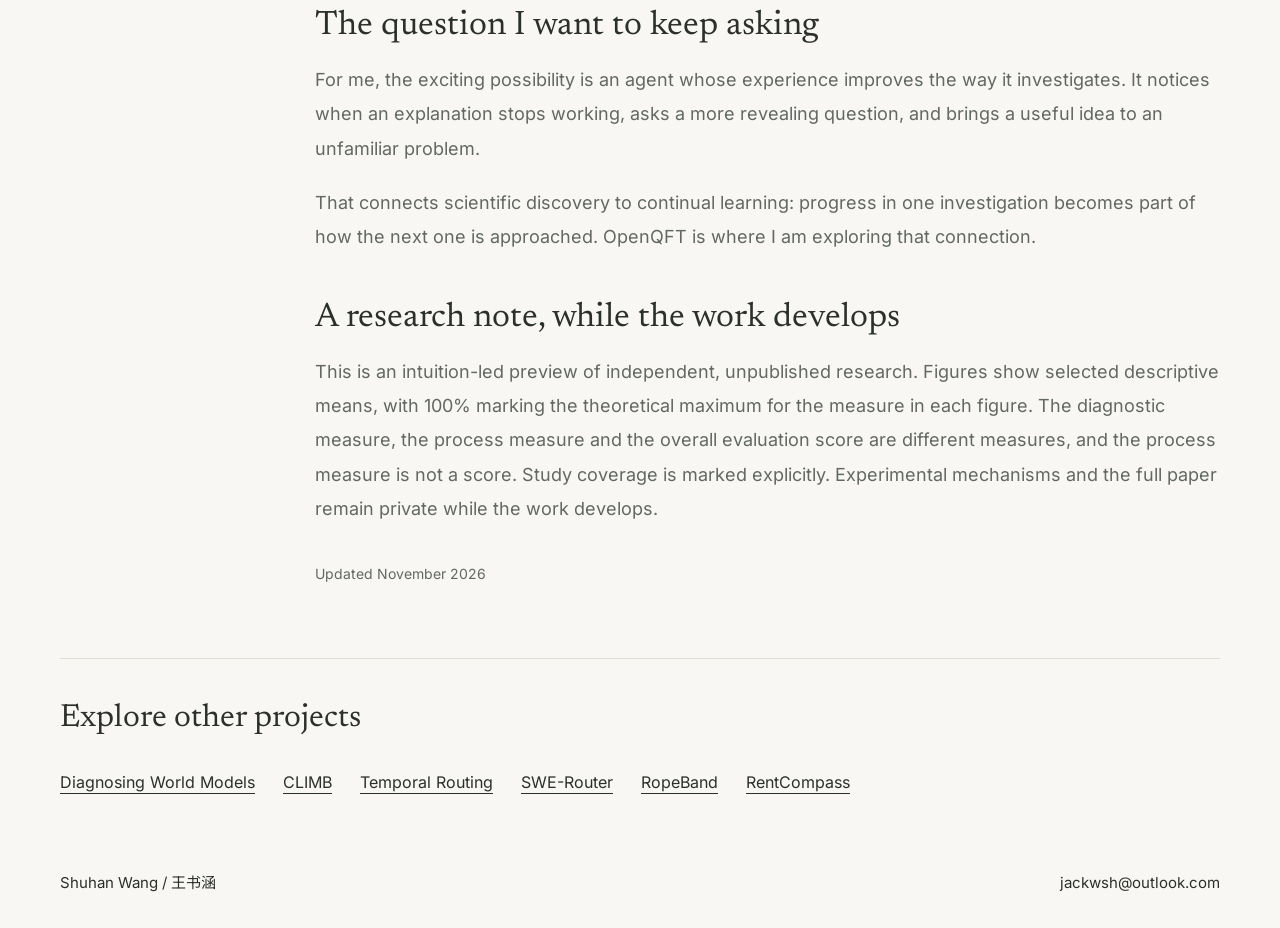
<file: projects/openqft/index.html>
<!doctype html>
<html lang="en"><head><meta charset="utf-8"><meta name="viewport" content="width=device-width,initial-scale=1"><meta name="description" content="Some thoughts on scientific discovery, useful experience, and what it means for an agent to keep learning."><title>OpenQFT — Shuhan Wang</title><link rel="canonical" href="https://shuhan-wang1.github.io/projects/openqft/"><meta property="og:title" content="OpenQFT — Shuhan Wang"><meta property="og:description" content="Some thoughts on scientific discovery, useful experience, and what it means for an agent to keep learning."><link rel="icon" href="../../assets/favicon.svg" type="image/svg+xml"><link rel="stylesheet" href="../../styles.css"><link rel="stylesheet" href="../../project.css"><script src="../../project-data.js" defer></script><script src="../../project.js" defer></script></head>
<body data-project-id="qft" class="research-blog"><a class="skip-link" href="#project-main" id="skip">Skip to content</a><header class="site-header"><div class="header-inner"><a class="wordmark" href="../../" aria-label="Shuhan Wang, home">sw<span class="wordmark-dot">.</span></a><a class="text-link" id="back-home" href="../../#research">All projects</a><button id="project-language" class="language-button" aria-label="Switch to Chinese">中文</button></div></header>
<main id="project-main" class="project-document container"><header class="project-hero"><p class="eyebrow" id="page-kicker">OPENQFT / RESEARCH JOURNAL</p><h1 id="page-title">Learning to discover. Learning from discovery.</h1><p id="page-summary">Some thoughts on scientific discovery, useful experience, and what it means for an agent to keep learning.</p><div class="project-resources"></div></header><div class="project-layout"><aside><nav class="project-toc" aria-label="On this page"><span id="toc-label">On this page</span><a href="#section-0">What should an agent learn from discovery?</a><a href="#section-1">An intuition from the history of science</a><a href="#section-2">A snapshot across models</a><a href="#section-3">Collecting evidence is only part of the work</a><a href="#section-4">Models investigate in different ways</a><a href="#section-5">When experience helps—and when it gets in the way</a><a href="#section-6">The question I want to keep asking</a><a href="#section-7">A research note, while the work develops</a></nav></aside><article class="project-article"><div id="project-sections"><section id="section-0" class="project-section"><h2>What should an agent learn from discovery?</h2><div class="section-prose"><p>I keep coming back to two questions. Can an agent work out something unfamiliar by choosing its own experiments? And when it encounters a new problem, does the earlier investigation make it a better learner?</p><p>OpenQFT grew out of wanting to study these questions together. A successful investigation is interesting in its own right. I am even more interested in what survives it: a useful idea, a better question, or a habit of checking an explanation before trusting it.</p></div></section><section id="section-1" class="project-section"><h2>An intuition from the history of science</h2><div class="section-prose"><p>One inspiration is the history of particle physics. Observations arrived before a complete explanation. Researchers had to look for regularities, ask what those regularities implied, and decide which observation might change the picture. An explanation earned its value by helping them anticipate something they had not yet seen.</p><p>What interests me is this movement between evidence and explanation. Each discovery changes the questions that become worth asking. Experience can do more than supply another answer; it can change how the next investigation begins.</p></div></section><section id="section-2" class="project-section"><h2>A snapshot across models</h2><div class="section-prose"><p>The snapshot now covers five models: GPT-6 Luna (gpt-6-luna), DeepSeek V4.1 Flash (deepseek-flash), GPT-6.1 Terra (gpt-6.1-terra), GPT-6.2 Sol (gpt-6.2-sol) and Claude Opus 5.5 (claude-opus-5-5). All scores are expressed as a percentage of the theoretical maximum: a perfect score is 100%.</p><p>The initial evaluation is twice as large as in the earlier version of this note, and every model was evaluated on the same set, so these numbers replace the earlier ones. Complete and Partial describe study coverage, not task success. The experience study is complete for the first four models. Claude Opus 5.5 has initial-evaluation results only.</p><p>The table separates initial evaluation from the experience comparison. They use different evaluation subsets, so a change between these columns should not be read as an improvement over time. The averages also hide how much single investigations by one model differ. Claude Opus 5.5 has the highest average here, yet its lead over GPT-6.2 Sol is within that spread, and its own investigations fall into two groups: some reach much of the explanation and some reach little. These are descriptive snapshots, rather than a definitive ranking.</p></div></section><div class="results-table-wrap" tabindex="0" role="region" aria-label="Model results"><table class="model-results"><caption>Results snapshot · theoretical maximum = 100%</caption><thead><tr><th scope="col">Model</th><th scope="col">Study coverage</th><th scope="col">Initial evaluation</th><th scope="col">Without experience</th><th scope="col">With experience</th></tr></thead><tbody><tr><th scope="row">GPT-6 Luna<code>gpt-6-luna</code></th><td data-study-status="complete">Complete</td><td>1.0%</td><td>0.5%</td><td>1.4%</td></tr><tr><th scope="row">DeepSeek V4.1 Flash<code>deepseek-flash</code></th><td data-study-status="complete">Complete</td><td>12.4%</td><td>6.5%</td><td>10.0%</td></tr><tr><th scope="row">GPT-6.1 Terra<code>gpt-6.1-terra</code></th><td data-study-status="complete">Complete</td><td>26.5%</td><td>30.4%</td><td>37.9%</td></tr><tr><th scope="row">GPT-6.2 Sol<code>gpt-6.2-sol</code></th><td data-study-status="complete">Complete</td><td>31.3%</td><td>35.5%</td><td>51.6%</td></tr><tr><th scope="row">Claude Opus 5.5<code>claude-opus-5-5</code></th><td data-study-status="partial">Partial</td><td>44.5%</td><td data-score-missing>Not available</td><td data-score-missing>Not available</td></tr></tbody></table></div><figure class="blog-figure" data-blog-figure="0"><a class="figure-zoom" href="../../assets/openqft/model-discovery.png" target="_blank" rel="noopener noreferrer"><img src="../../assets/openqft/model-discovery.png" alt="Initial evaluation: GPT-6 Luna 1.0%, DeepSeek V4.1 Flash 12.4%, GPT-6.1 Terra 26.5%, GPT-6.2 Sol 31.3%, Claude Opus 5.5 44.5%. The theoretical maximum is 100%. Claude Opus 5.5 is marked Partial for overall study coverage." width="2200" height="1120" loading="lazy"></a><figcaption>Initial-evaluation means, as a percentage of the theoretical maximum (100%). All five models were evaluated on the same set. Complete/Partial denotes coverage of the broader study; the partial study uses a hatched bar. This snapshot does not establish a definitive model ranking.</figcaption></figure><section id="section-3" class="project-section"><h2>Collecting evidence is only part of the work</h2><div class="section-prose"><p>Choosing an experiment and making sense of its outcome are different abilities. An agent can collect observations while still missing a useful explanation. It can also settle on a plausible story too early and keep gathering evidence that fits it.</p><p>The comparison below places each model alongside a diagnostic reference analysis that works from that model&#x27;s own observations. The reference also receives additional information, so the gap does not isolate a reasoning deficit. Still, the pattern is the same for all five models: the observations a model collected would have supported much more than the model concluded from them. It is a prompt to ask which parts of an investigation need help, rather than a claim that every answer was already available to the agent.</p></div></section><figure class="blog-figure" data-blog-figure="1"><a class="figure-zoom" href="../../assets/openqft/model-evidence.png" target="_blank" rel="noopener noreferrer"><img src="../../assets/openqft/model-evidence.png" alt="Selected diagnostic measure, model against a reference analysis of the same observations with extra information: GPT-6 Luna 0.1% against 50.2%; DeepSeek V4.1 Flash 2.6% against 53.6%; GPT-6.1 Terra 8.9% against 63.2%; GPT-6.2 Sol 16.5% against 66.1%; Claude Opus 5.5 31.1% against 67.7%. The maximum is 100%." width="2200" height="1480" loading="lazy"></a><figcaption>Selected diagnostic measure for each model, with its maximum marked at 100%. The reference analyses the same observations the model collected and has additional information; this is not an equal-information baseline. This measure differs from the overall score in the other figures. Mechanism details remain private.</figcaption></figure><section id="section-4" class="project-section"><h2>Models investigate in different ways</h2><div class="section-prose"><p>The models also differ in how they work, apart from how well they score. One difference is when the thinking happens. GPT-6.2 Sol and GPT-6.1 Terra tend to run their experiments in a few large batches and do most of their analysis after the last one, when nothing they work out can change what they try. Claude Opus 5.5 alternates: more than half of its analysis happens while it can still choose another experiment, and it varies the conditions of its experiments more widely.</p><p>The figure shows this as the share of analysis steps taken before the last experiment. A higher share is not a score: GPT-6 Luna and DeepSeek V4.1 Flash also analyse between experiments and score lowest, so alternating does not make an investigation succeed by itself. What I take from it is that the way an agent investigates can be measured alongside its result, and that an explanation worked out after the last experiment can no longer be tested by one.</p></div></section><figure class="blog-figure" data-blog-figure="2"><a class="figure-zoom" href="../../assets/openqft/model-process.png" target="_blank" rel="noopener noreferrer"><img src="../../assets/openqft/model-process.png" alt="Share of analysis steps taken before the last experiment: GPT-6 Luna 38.2%, DeepSeek V4.1 Flash 52.9%, GPT-6.1 Terra 16.8%, GPT-6.2 Sol 17.6%, Claude Opus 5.5 69.2%." width="2200" height="1120" loading="lazy"></a><figcaption>When the thinking happens: of the steps a model spends on analysis, the share taken before its last experiment, averaged over investigations that start with no earlier experience. This describes how a model works; it is not a score.</figcaption></figure><section id="section-5" class="project-section"><h2>When experience helps—and when it gets in the way</h2><div class="section-prose"><p>A later investigation need not begin from an empty page. In the comparison below, each model meets the same problems without and with notes from its own earlier investigations. The benefit grows with what a model can discover in the first place: GPT-6 Luna, which discovers little, gains little, and GPT-6.2 Sol gains the most.</p><p>What experience changes differs from model to model. With its notes, GPT-6.2 Sol runs different experiments: fewer of them, with the conditions varied more widely. GPT-6.1 Terra runs much the same experiments as before and changes what it concludes from them. In the cases I have so far, the notes also help with kinds of rule that the earlier investigations had not contained, which suggests that what carries over is mostly a way of working, more than a list of facts.</p><p>But useful memory needs judgement. A good explanation can guide a new experiment; an untested assumption can guide it in the wrong direction, and I see both. I want to understand how an agent can carry forward what it has learnt while staying willing to revise it. Claude Opus 5.5 has no experience comparison to show yet. These descriptive means do not imply that memory helps every investigation.</p></div></section><figure class="blog-figure" data-blog-figure="3"><a class="figure-zoom" href="../../assets/openqft/model-experience.png" target="_blank" rel="noopener noreferrer"><img src="../../assets/openqft/model-experience.png" alt="Without/with accumulated experience: GPT-6 Luna 0.5%/1.4%, DeepSeek V4.1 Flash 6.5%/10.0%, GPT-6.1 Terra 30.4%/37.9%, GPT-6.2 Sol 35.5%/51.6%. Perfect score is 100%. Claude Opus 5.5 has no experience comparison." width="2200" height="1280" loading="lazy"></a><figcaption>Experience comparison: descriptive means from matched comparisons on the same problems, with 100% marking the theoretical maximum. All four studies shown are complete. No Claude Opus 5.5 experience result is available. These means do not establish a universal memory benefit.</figcaption></figure><section id="section-6" class="project-section"><h2>The question I want to keep asking</h2><div class="section-prose"><p>For me, the exciting possibility is an agent whose experience improves the way it investigates. It notices when an explanation stops working, asks a more revealing question, and brings a useful idea to an unfamiliar problem.</p><p>That connects scientific discovery to continual learning: progress in one investigation becomes part of how the next one is approached. OpenQFT is where I am exploring that connection.</p></div></section><section id="section-7" class="project-section"><h2>A research note, while the work develops</h2><div class="section-prose"><p>This is an intuition-led preview of independent, unpublished research. Figures show selected descriptive means, with 100% marking the theoretical maximum for the measure in each figure. The diagnostic measure, the process measure and the overall evaluation score are different measures, and the process measure is not a score. Study coverage is marked explicitly. Experimental mechanisms and the full paper remain private while the work develops.</p></div></section></div><p class="project-updated" id="updated">Updated November 2026</p></article></div><nav class="related-projects" aria-label="Other projects"><h2 id="related-title">Explore other projects</h2><a href="../diagnosing-world-models/" data-related="wm">Diagnosing World Models</a><a href="../climb/" data-related="climb">CLIMB</a><a href="../temporal-routing/" data-related="temporal">Temporal Routing</a><a href="../swe-router/" data-related="swe">SWE-Router</a><a href="../ropeband/" data-related="rope">RopeBand</a><a href="../rentcompass/" data-related="rent">RentCompass</a></nav></main><footer class="site-footer container"><a href="../../">Shuhan Wang / 王书涵</a><a href="mailto:jackwsh@outlook.com">jackwsh@outlook.com</a></footer></body></html>
</file>
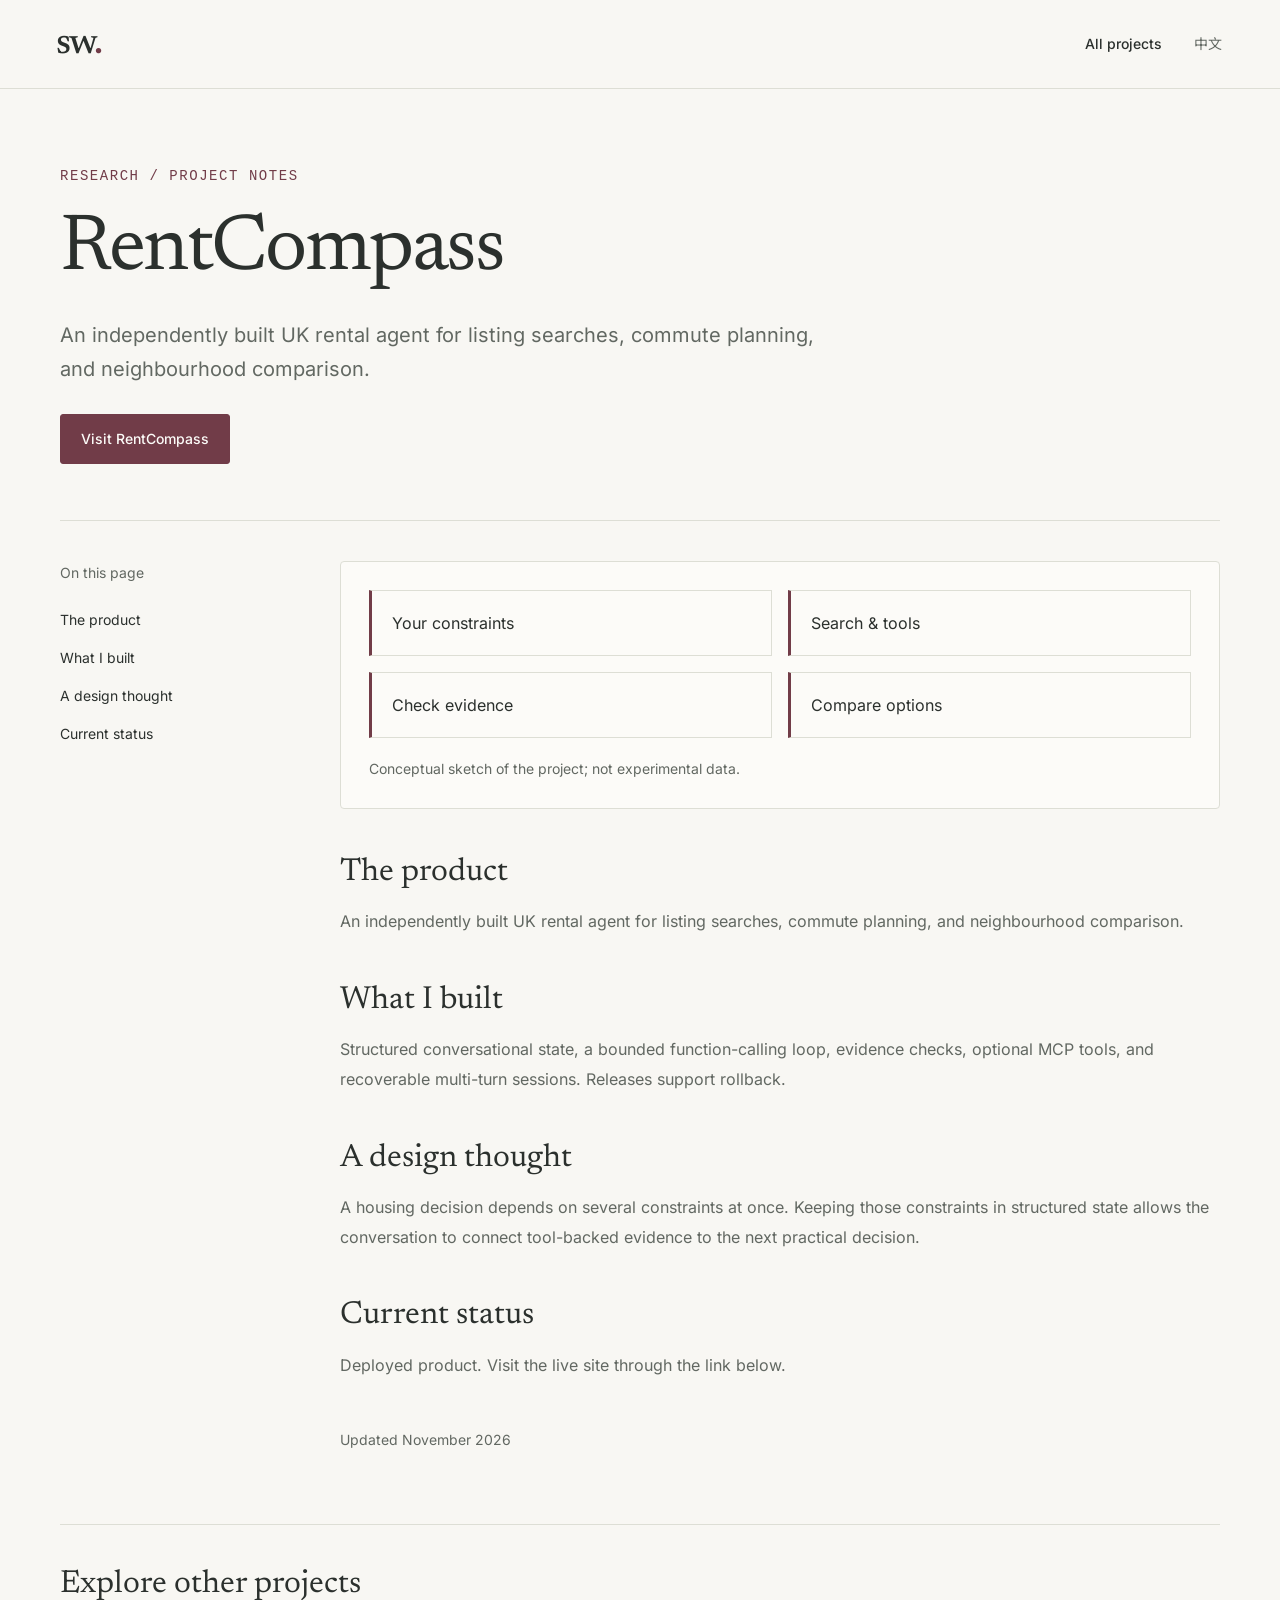
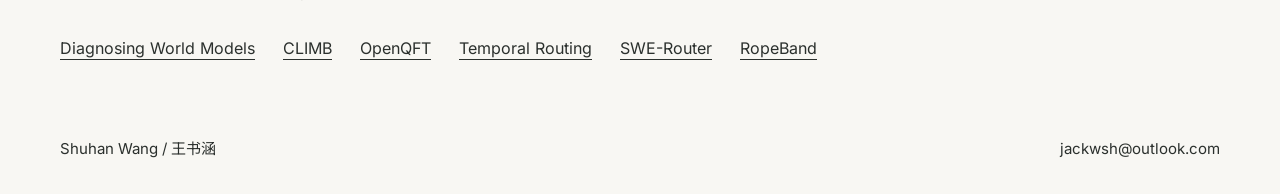
<file: projects/rentcompass/index.html>
<!doctype html>
<html lang="en"><head><meta charset="utf-8"><meta name="viewport" content="width=device-width,initial-scale=1"><meta name="description" content="An independently built UK rental agent for listing searches, commute planning, and neighbourhood comparison."><title>RentCompass — Shuhan Wang</title><link rel="canonical" href="https://shuhan-wang1.github.io/projects/rentcompass/"><meta property="og:title" content="RentCompass — Shuhan Wang"><meta property="og:description" content="An independently built UK rental agent for listing searches, commute planning, and neighbourhood comparison."><link rel="icon" href="../../assets/favicon.svg" type="image/svg+xml"><link rel="stylesheet" href="../../styles.css"><link rel="stylesheet" href="../../project.css"><script src="../../project-data.js" defer></script><script src="../../project.js" defer></script></head>
<body data-project-id="rent" class="project-page"><a class="skip-link" href="#project-main" id="skip">Skip to content</a><header class="site-header"><div class="header-inner"><a class="wordmark" href="../../" aria-label="Shuhan Wang, home">sw<span class="wordmark-dot">.</span></a><a class="text-link" id="back-home" href="../../#research">All projects</a><button id="project-language" class="language-button" aria-label="Switch to Chinese">中文</button></div></header>
<main id="project-main" class="project-document container"><header class="project-hero"><p class="eyebrow" id="page-kicker">RESEARCH / PROJECT NOTES</p><h1 id="page-title">RentCompass</h1><p id="page-summary">An independently built UK rental agent for listing searches, commute planning, and neighbourhood comparison.</p><div class="project-resources"><a class="button button-primary" href="https://rentcompass.co.uk" target="_blank" rel="noopener noreferrer">Visit RentCompass</a></div></header><div class="project-layout"><aside><nav class="project-toc" aria-label="On this page"><span id="toc-label">On this page</span><a href="#section-0">The product</a><a href="#section-1">What I built</a><a href="#section-2">A design thought</a><a href="#section-3">Current status</a></nav></aside><article class="project-article"><figure class="concept-figure"><ol class="concept-flow"><li>Your constraints</li><li>Search &amp; tools</li><li>Check evidence</li><li>Compare options</li></ol><figcaption id="concept-caption">Conceptual sketch of the project; not experimental data.</figcaption></figure><div id="project-sections"><section id="section-0" class="project-section"><h2>The product</h2><div class="section-prose"><p>An independently built UK rental agent for listing searches, commute planning, and neighbourhood comparison.</p></div></section><section id="section-1" class="project-section"><h2>What I built</h2><div class="section-prose"><p>Structured conversational state, a bounded function-calling loop, evidence checks, optional MCP tools, and recoverable multi-turn sessions. Releases support rollback.</p></div></section><section id="section-2" class="project-section"><h2>A design thought</h2><div class="section-prose"><p>A housing decision depends on several constraints at once. Keeping those constraints in structured state allows the conversation to connect tool-backed evidence to the next practical decision.</p></div></section><section id="section-3" class="project-section"><h2>Current status</h2><div class="section-prose"><p>Deployed product. Visit the live site through the link below.</p></div></section></div><p class="project-updated" id="updated">Updated November 2026</p></article></div><nav class="related-projects" aria-label="Other projects"><h2 id="related-title">Explore other projects</h2><a href="../diagnosing-world-models/" data-related="wm">Diagnosing World Models</a><a href="../climb/" data-related="climb">CLIMB</a><a href="../openqft/" data-related="qft">OpenQFT</a><a href="../temporal-routing/" data-related="temporal">Temporal Routing</a><a href="../swe-router/" data-related="swe">SWE-Router</a><a href="../ropeband/" data-related="rope">RopeBand</a></nav></main><footer class="site-footer container"><a href="../../">Shuhan Wang / 王书涵</a><a href="mailto:jackwsh@outlook.com">jackwsh@outlook.com</a></footer></body></html>
</file>
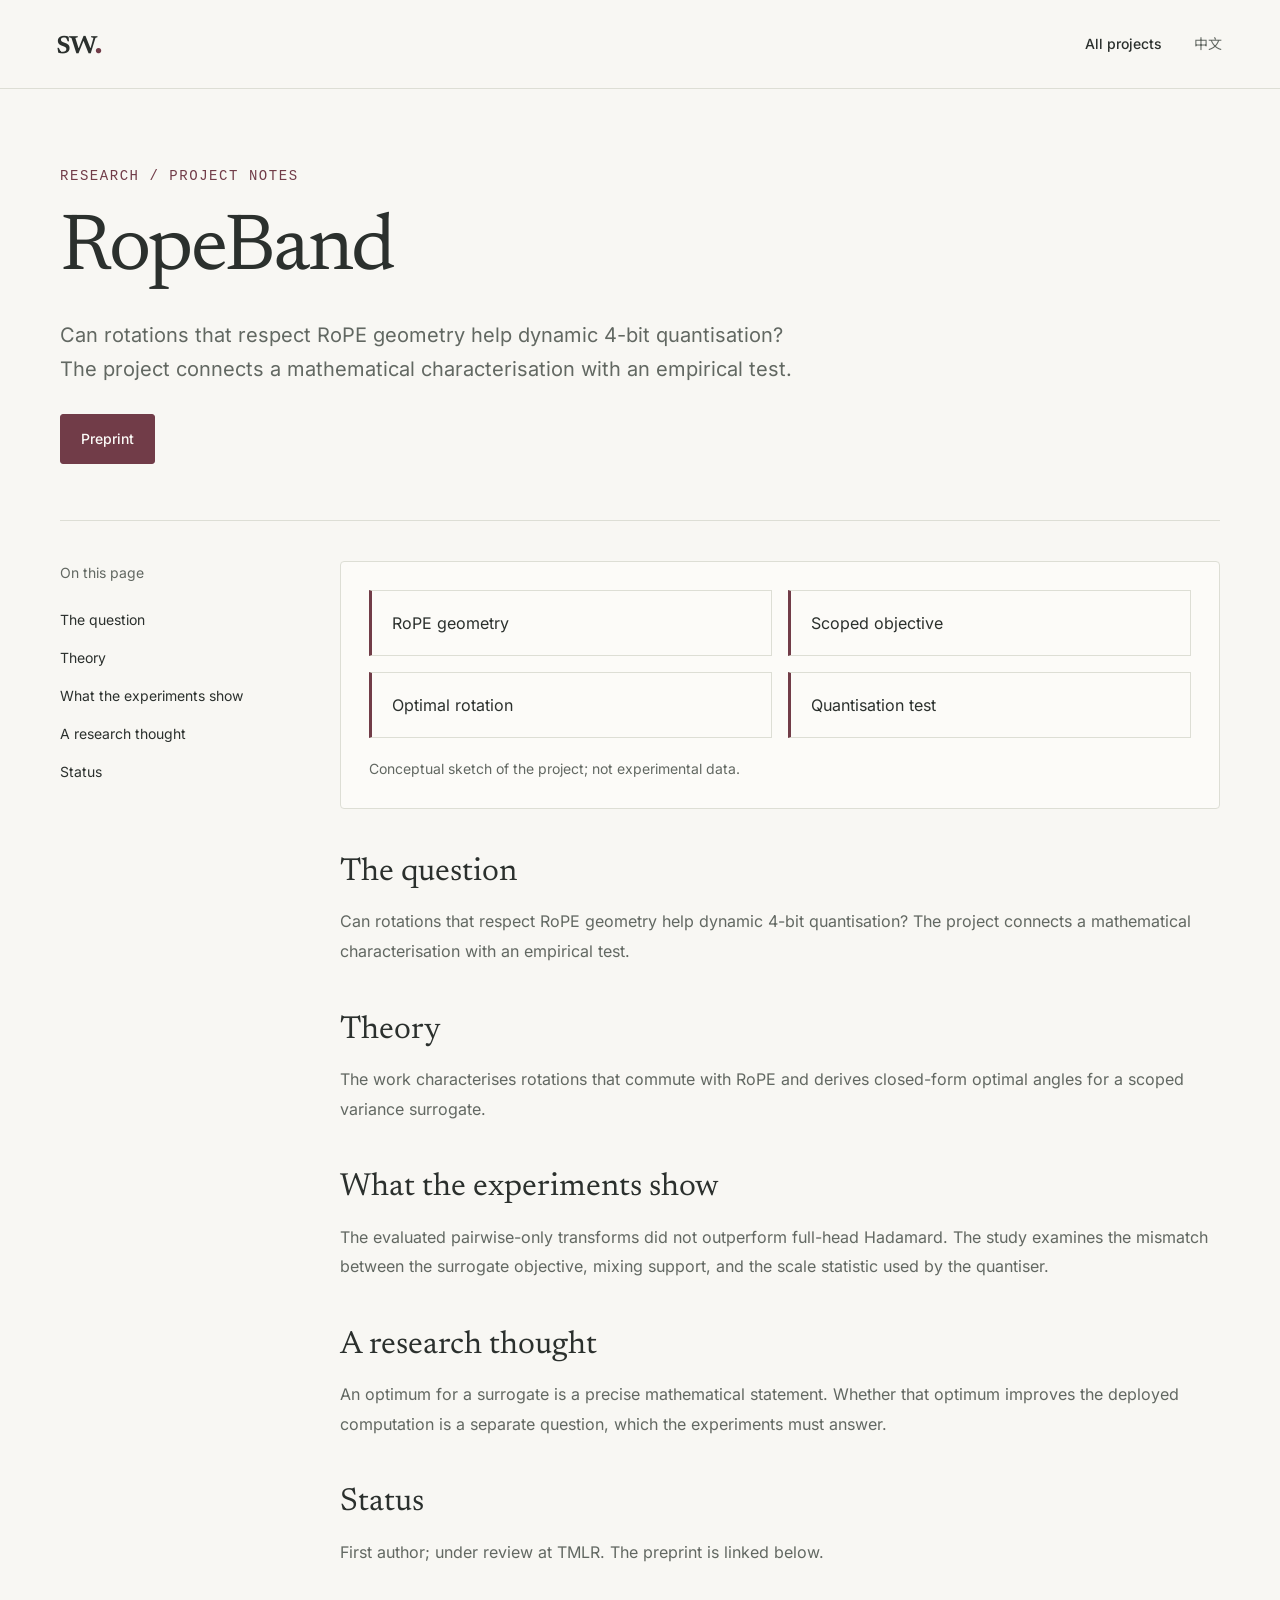
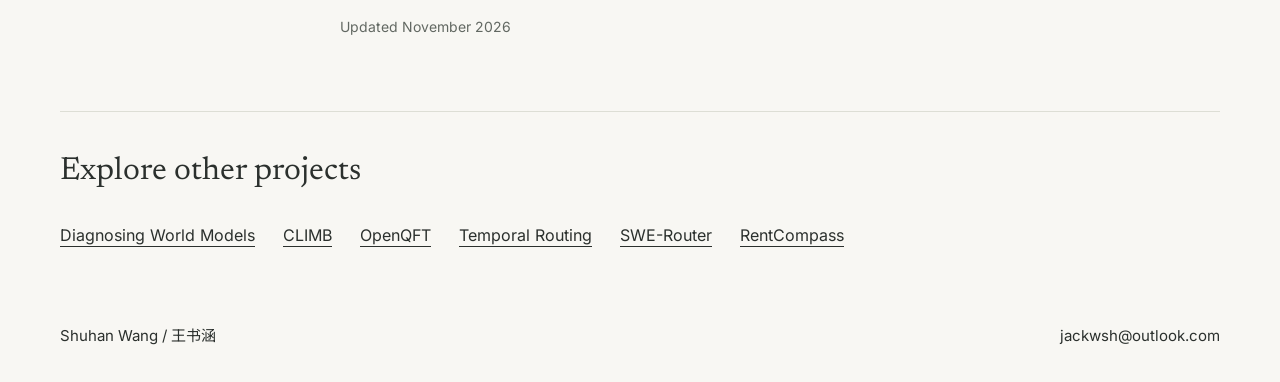
<file: projects/ropeband/index.html>
<!doctype html>
<html lang="en"><head><meta charset="utf-8"><meta name="viewport" content="width=device-width,initial-scale=1"><meta name="description" content="Can rotations that respect RoPE geometry help dynamic 4-bit quantisation? The project connects a mathematical characterisation with an empirical test."><title>RopeBand — Shuhan Wang</title><link rel="canonical" href="https://shuhan-wang1.github.io/projects/ropeband/"><meta property="og:title" content="RopeBand — Shuhan Wang"><meta property="og:description" content="Can rotations that respect RoPE geometry help dynamic 4-bit quantisation? The project connects a mathematical characterisation with an empirical test."><link rel="icon" href="../../assets/favicon.svg" type="image/svg+xml"><link rel="stylesheet" href="../../styles.css"><link rel="stylesheet" href="../../project.css"><script src="../../project-data.js" defer></script><script src="../../project.js" defer></script></head>
<body data-project-id="rope" class="project-page"><a class="skip-link" href="#project-main" id="skip">Skip to content</a><header class="site-header"><div class="header-inner"><a class="wordmark" href="../../" aria-label="Shuhan Wang, home">sw<span class="wordmark-dot">.</span></a><a class="text-link" id="back-home" href="../../#research">All projects</a><button id="project-language" class="language-button" aria-label="Switch to Chinese">中文</button></div></header>
<main id="project-main" class="project-document container"><header class="project-hero"><p class="eyebrow" id="page-kicker">RESEARCH / PROJECT NOTES</p><h1 id="page-title">RopeBand</h1><p id="page-summary">Can rotations that respect RoPE geometry help dynamic 4-bit quantisation? The project connects a mathematical characterisation with an empirical test.</p><div class="project-resources"><a class="button button-primary" href="https://arxiv.org/abs/2608.13365" target="_blank" rel="noopener noreferrer">Preprint</a></div></header><div class="project-layout"><aside><nav class="project-toc" aria-label="On this page"><span id="toc-label">On this page</span><a href="#section-0">The question</a><a href="#section-1">Theory</a><a href="#section-2">What the experiments show</a><a href="#section-3">A research thought</a><a href="#section-4">Status</a></nav></aside><article class="project-article"><figure class="concept-figure"><ol class="concept-flow"><li>RoPE geometry</li><li>Scoped objective</li><li>Optimal rotation</li><li>Quantisation test</li></ol><figcaption id="concept-caption">Conceptual sketch of the project; not experimental data.</figcaption></figure><div id="project-sections"><section id="section-0" class="project-section"><h2>The question</h2><div class="section-prose"><p>Can rotations that respect RoPE geometry help dynamic 4-bit quantisation? The project connects a mathematical characterisation with an empirical test.</p></div></section><section id="section-1" class="project-section"><h2>Theory</h2><div class="section-prose"><p>The work characterises rotations that commute with RoPE and derives closed-form optimal angles for a scoped variance surrogate.</p></div></section><section id="section-2" class="project-section"><h2>What the experiments show</h2><div class="section-prose"><p>The evaluated pairwise-only transforms did not outperform full-head Hadamard. The study examines the mismatch between the surrogate objective, mixing support, and the scale statistic used by the quantiser.</p></div></section><section id="section-3" class="project-section"><h2>A research thought</h2><div class="section-prose"><p>An optimum for a surrogate is a precise mathematical statement. Whether that optimum improves the deployed computation is a separate question, which the experiments must answer.</p></div></section><section id="section-4" class="project-section"><h2>Status</h2><div class="section-prose"><p>First author; under review at TMLR. The preprint is linked below.</p></div></section></div><p class="project-updated" id="updated">Updated November 2026</p></article></div><nav class="related-projects" aria-label="Other projects"><h2 id="related-title">Explore other projects</h2><a href="../diagnosing-world-models/" data-related="wm">Diagnosing World Models</a><a href="../climb/" data-related="climb">CLIMB</a><a href="../openqft/" data-related="qft">OpenQFT</a><a href="../temporal-routing/" data-related="temporal">Temporal Routing</a><a href="../swe-router/" data-related="swe">SWE-Router</a><a href="../rentcompass/" data-related="rent">RentCompass</a></nav></main><footer class="site-footer container"><a href="../../">Shuhan Wang / 王书涵</a><a href="mailto:jackwsh@outlook.com">jackwsh@outlook.com</a></footer></body></html>
</file>
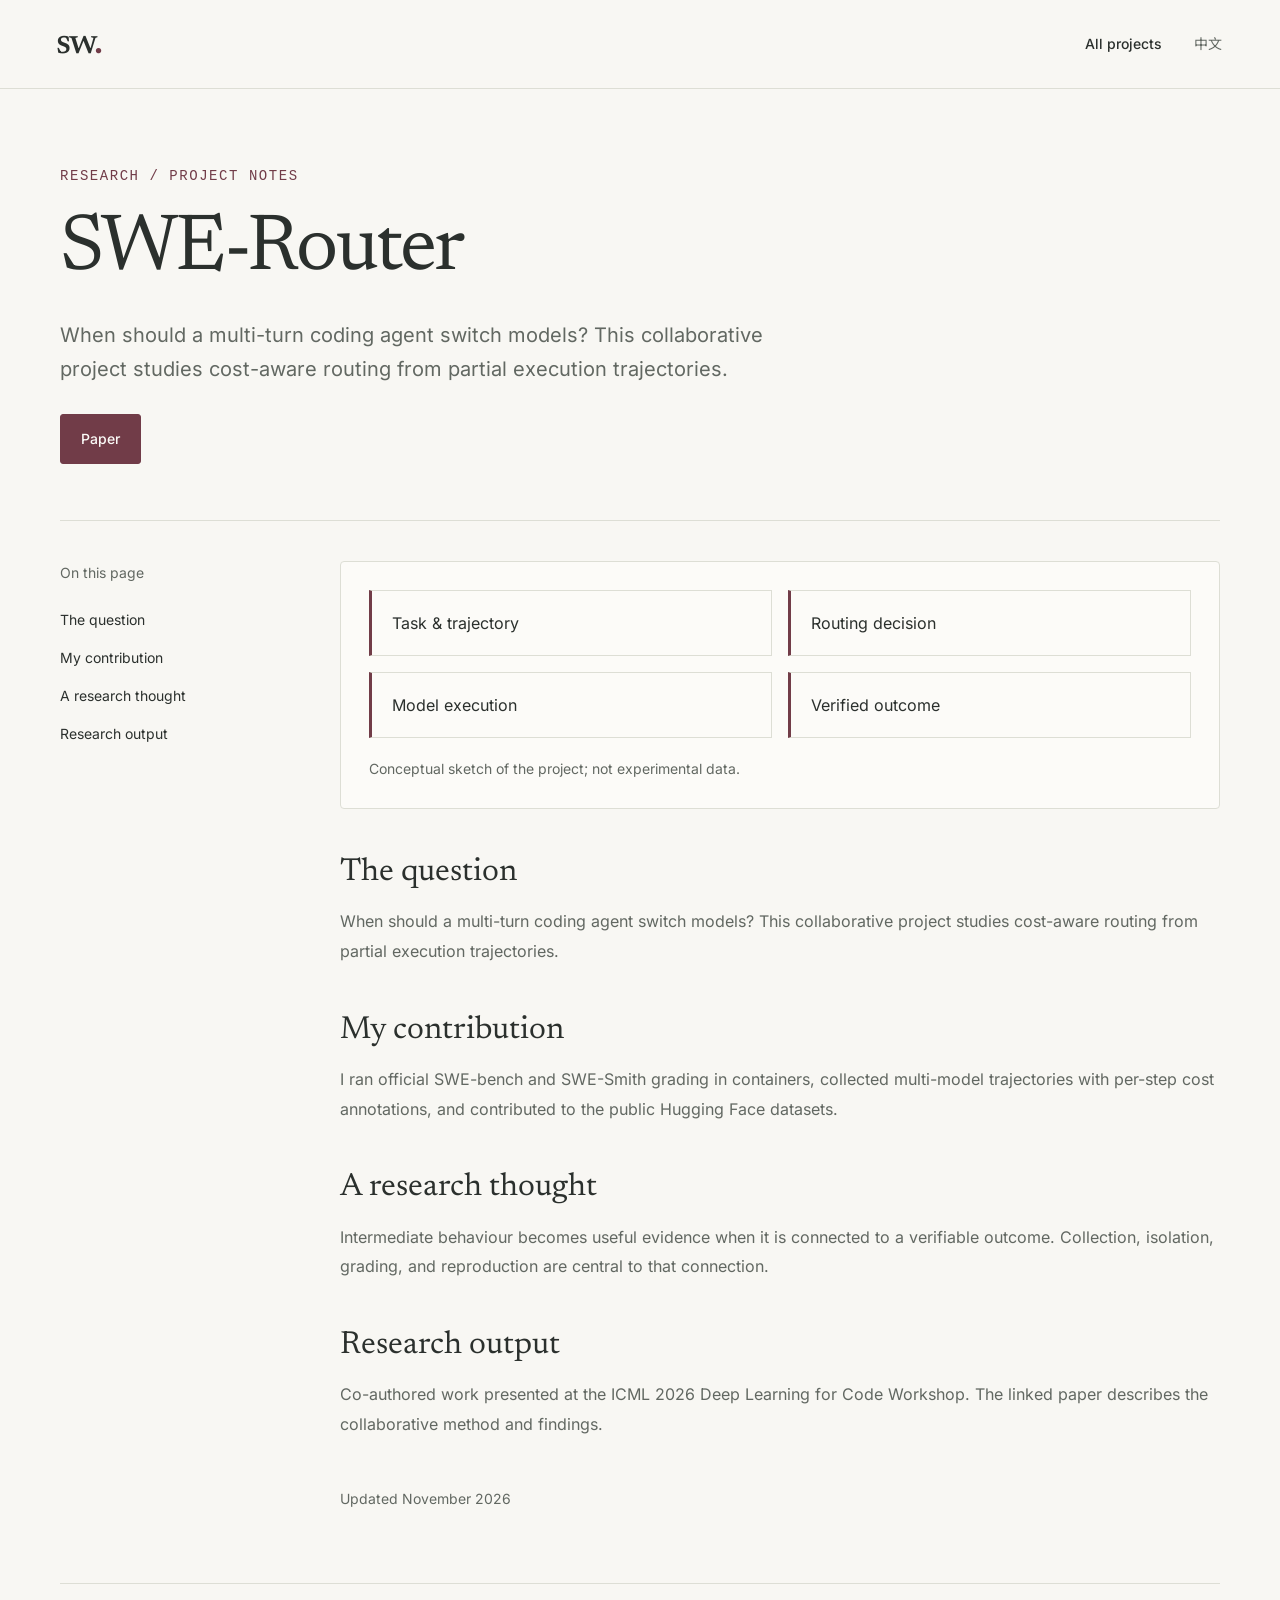
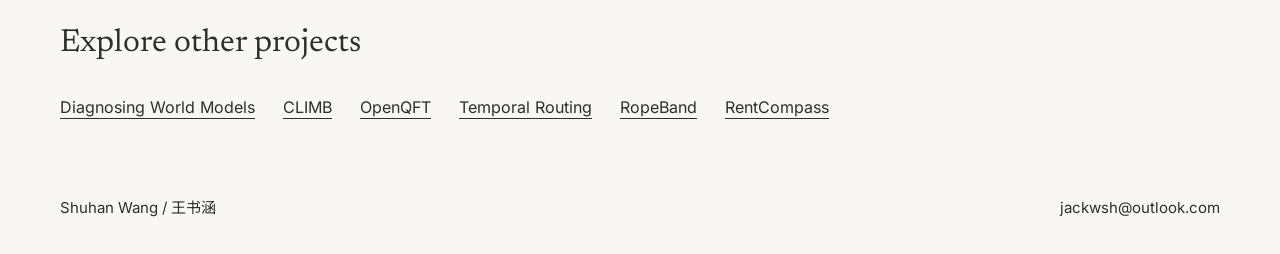
<file: projects/swe-router/index.html>
<!doctype html>
<html lang="en"><head><meta charset="utf-8"><meta name="viewport" content="width=device-width,initial-scale=1"><meta name="description" content="When should a multi-turn coding agent switch models? This collaborative project studies cost-aware routing from partial execution trajectories."><title>SWE-Router — Shuhan Wang</title><link rel="canonical" href="https://shuhan-wang1.github.io/projects/swe-router/"><meta property="og:title" content="SWE-Router — Shuhan Wang"><meta property="og:description" content="When should a multi-turn coding agent switch models? This collaborative project studies cost-aware routing from partial execution trajectories."><link rel="icon" href="../../assets/favicon.svg" type="image/svg+xml"><link rel="stylesheet" href="../../styles.css"><link rel="stylesheet" href="../../project.css"><script src="../../project-data.js" defer></script><script src="../../project.js" defer></script></head>
<body data-project-id="swe" class="project-page"><a class="skip-link" href="#project-main" id="skip">Skip to content</a><header class="site-header"><div class="header-inner"><a class="wordmark" href="../../" aria-label="Shuhan Wang, home">sw<span class="wordmark-dot">.</span></a><a class="text-link" id="back-home" href="../../#research">All projects</a><button id="project-language" class="language-button" aria-label="Switch to Chinese">中文</button></div></header>
<main id="project-main" class="project-document container"><header class="project-hero"><p class="eyebrow" id="page-kicker">RESEARCH / PROJECT NOTES</p><h1 id="page-title">SWE-Router</h1><p id="page-summary">When should a multi-turn coding agent switch models? This collaborative project studies cost-aware routing from partial execution trajectories.</p><div class="project-resources"><a class="button button-primary" href="https://arxiv.org/abs/2607.00053" target="_blank" rel="noopener noreferrer">Paper</a></div></header><div class="project-layout"><aside><nav class="project-toc" aria-label="On this page"><span id="toc-label">On this page</span><a href="#section-0">The question</a><a href="#section-1">My contribution</a><a href="#section-2">A research thought</a><a href="#section-3">Research output</a></nav></aside><article class="project-article"><figure class="concept-figure"><ol class="concept-flow"><li>Task &amp; trajectory</li><li>Routing decision</li><li>Model execution</li><li>Verified outcome</li></ol><figcaption id="concept-caption">Conceptual sketch of the project; not experimental data.</figcaption></figure><div id="project-sections"><section id="section-0" class="project-section"><h2>The question</h2><div class="section-prose"><p>When should a multi-turn coding agent switch models? This collaborative project studies cost-aware routing from partial execution trajectories.</p></div></section><section id="section-1" class="project-section"><h2>My contribution</h2><div class="section-prose"><p>I ran official SWE-bench and SWE-Smith grading in containers, collected multi-model trajectories with per-step cost annotations, and contributed to the public Hugging Face datasets.</p></div></section><section id="section-2" class="project-section"><h2>A research thought</h2><div class="section-prose"><p>Intermediate behaviour becomes useful evidence when it is connected to a verifiable outcome. Collection, isolation, grading, and reproduction are central to that connection.</p></div></section><section id="section-3" class="project-section"><h2>Research output</h2><div class="section-prose"><p>Co-authored work presented at the ICML 2026 Deep Learning for Code Workshop. The linked paper describes the collaborative method and findings.</p></div></section></div><p class="project-updated" id="updated">Updated November 2026</p></article></div><nav class="related-projects" aria-label="Other projects"><h2 id="related-title">Explore other projects</h2><a href="../diagnosing-world-models/" data-related="wm">Diagnosing World Models</a><a href="../climb/" data-related="climb">CLIMB</a><a href="../openqft/" data-related="qft">OpenQFT</a><a href="../temporal-routing/" data-related="temporal">Temporal Routing</a><a href="../ropeband/" data-related="rope">RopeBand</a><a href="../rentcompass/" data-related="rent">RentCompass</a></nav></main><footer class="site-footer container"><a href="../../">Shuhan Wang / 王书涵</a><a href="mailto:jackwsh@outlook.com">jackwsh@outlook.com</a></footer></body></html>
</file>
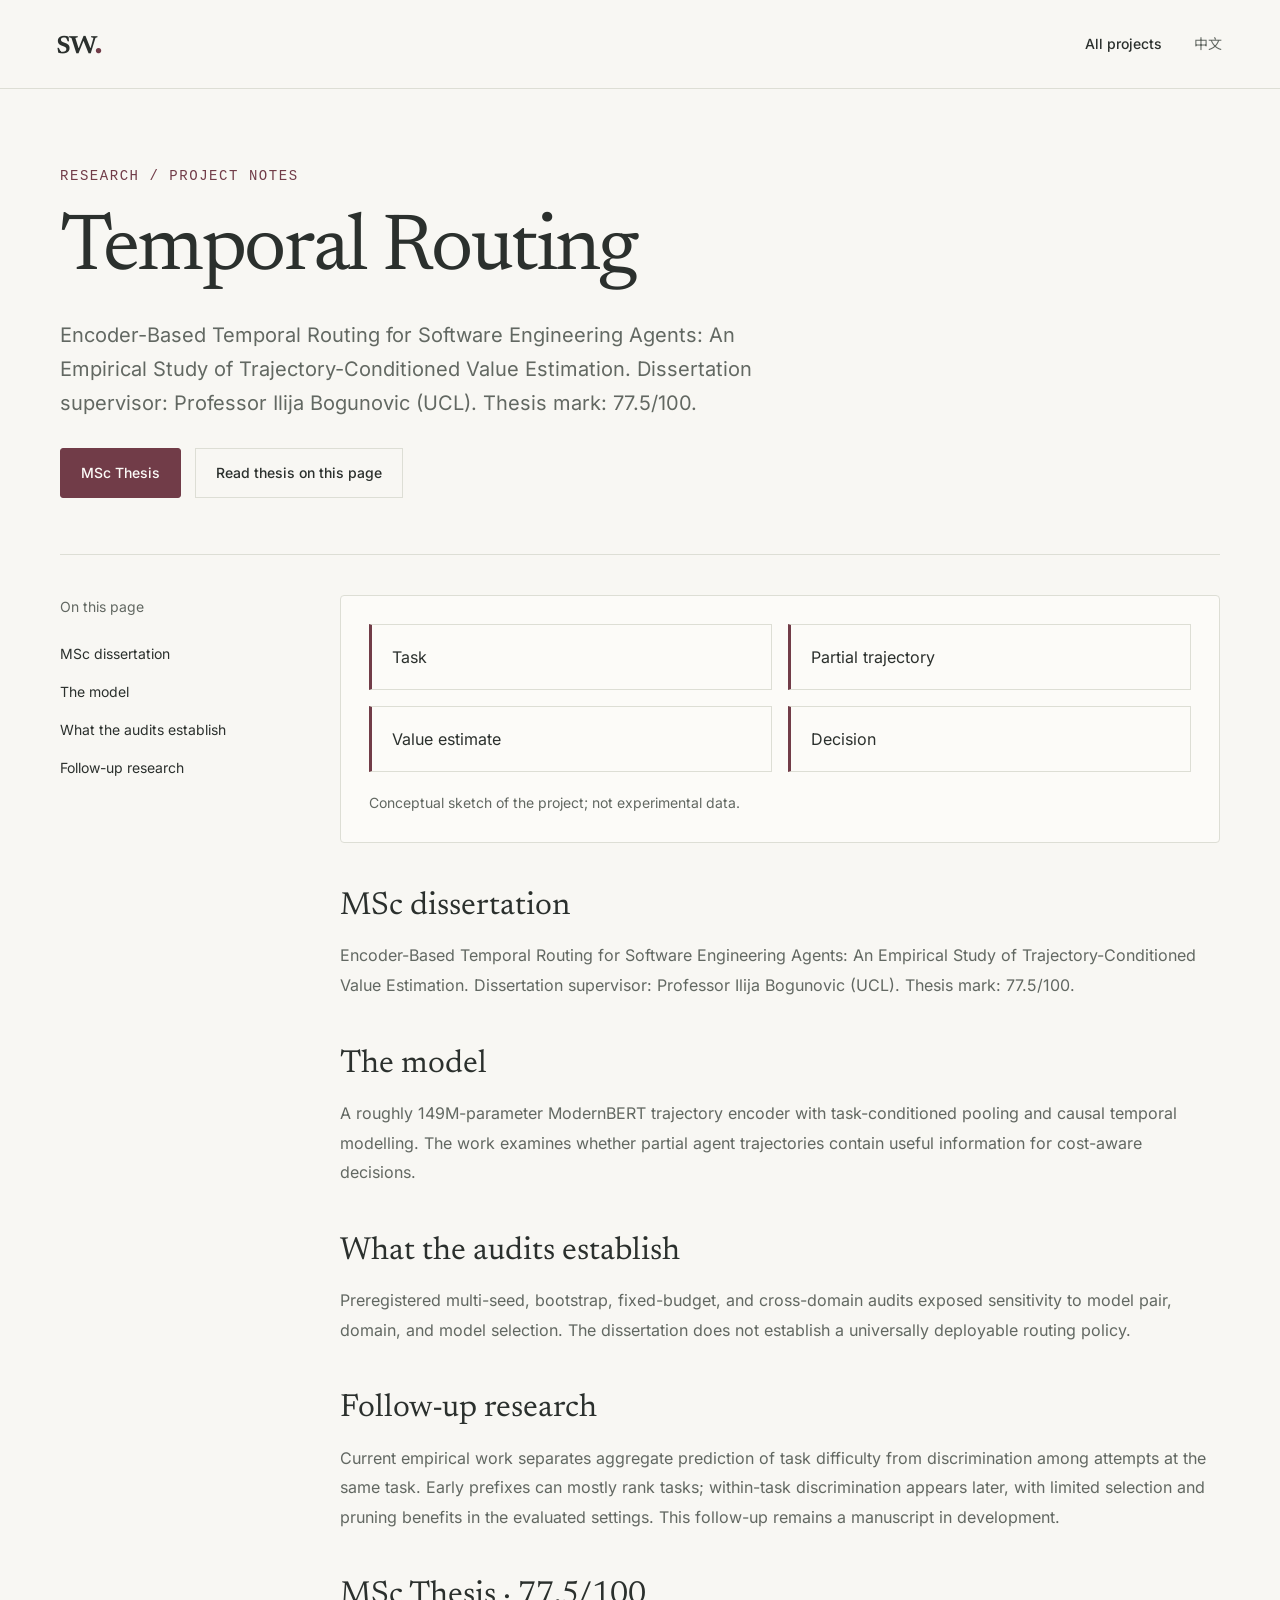
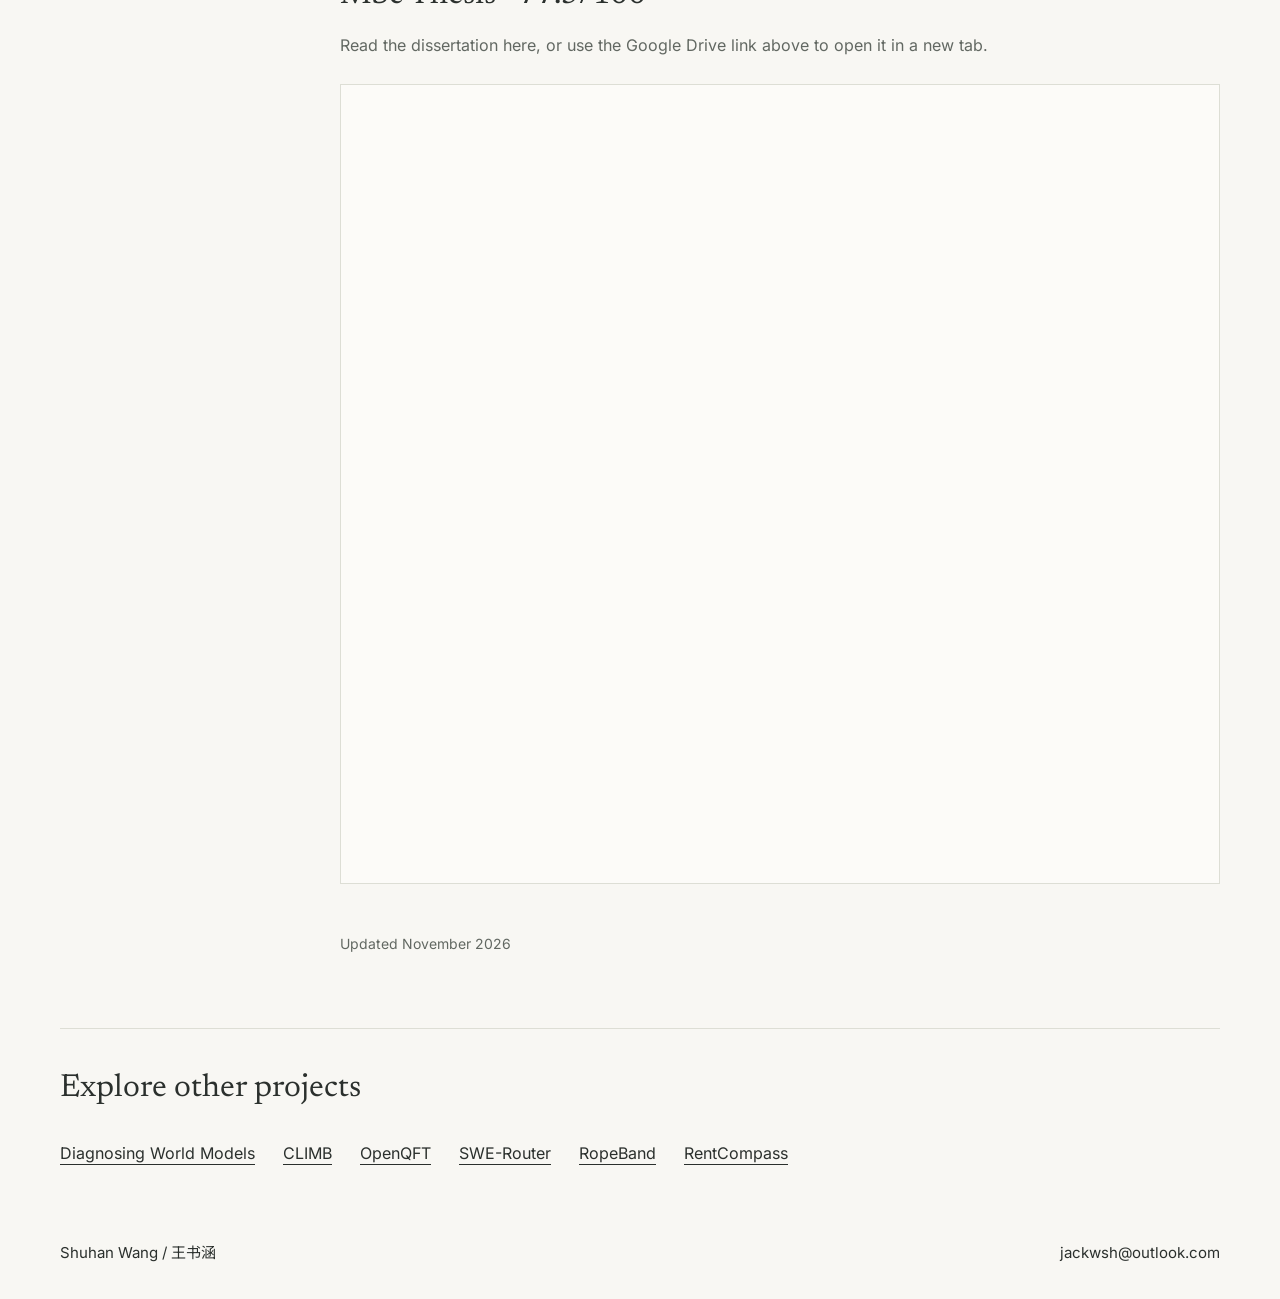
<file: projects/temporal-routing/index.html>
<!doctype html>
<html lang="en"><head><meta charset="utf-8"><meta name="viewport" content="width=device-width,initial-scale=1"><meta name="description" content="Encoder-Based Temporal Routing for Software Engineering Agents: An Empirical Study of Trajectory-Conditioned Value Estimation. Dissertation supervisor: Professor Ilija Bogunovic (UCL). Thesis mark: 77.5/100."><title>Temporal Routing — Shuhan Wang</title><link rel="canonical" href="https://shuhan-wang1.github.io/projects/temporal-routing/"><meta property="og:title" content="Temporal Routing — Shuhan Wang"><meta property="og:description" content="Encoder-Based Temporal Routing for Software Engineering Agents: An Empirical Study of Trajectory-Conditioned Value Estimation. Dissertation supervisor: Professor Ilija Bogunovic (UCL). Thesis mark: 77.5/100."><link rel="icon" href="../../assets/favicon.svg" type="image/svg+xml"><link rel="stylesheet" href="../../styles.css"><link rel="stylesheet" href="../../project.css"><script src="../../project-data.js" defer></script><script src="../../project.js" defer></script></head>
<body data-project-id="temporal" class="project-page"><a class="skip-link" href="#project-main" id="skip">Skip to content</a><header class="site-header"><div class="header-inner"><a class="wordmark" href="../../" aria-label="Shuhan Wang, home">sw<span class="wordmark-dot">.</span></a><a class="text-link" id="back-home" href="../../#research">All projects</a><button id="project-language" class="language-button" aria-label="Switch to Chinese">中文</button></div></header>
<main id="project-main" class="project-document container"><header class="project-hero"><p class="eyebrow" id="page-kicker">RESEARCH / PROJECT NOTES</p><h1 id="page-title">Temporal Routing</h1><p id="page-summary">Encoder-Based Temporal Routing for Software Engineering Agents: An Empirical Study of Trajectory-Conditioned Value Estimation. Dissertation supervisor: Professor Ilija Bogunovic (UCL). Thesis mark: 77.5/100.</p><div class="project-resources"><a class="button button-primary" href="https://drive.google.com/file/d/1APfXcH07AjycjdiYZ2i10BH3FxVxAXoh/view?usp=sharing" target="_blank" rel="noopener noreferrer">MSc Thesis</a><a class="button preview-toggle" href="#thesis-reader" id="show-thesis">Read thesis on this page</a></div></header><div class="project-layout"><aside><nav class="project-toc" aria-label="On this page"><span id="toc-label">On this page</span><a href="#section-0">MSc dissertation</a><a href="#section-1">The model</a><a href="#section-2">What the audits establish</a><a href="#section-3">Follow-up research</a></nav></aside><article class="project-article"><figure class="concept-figure"><ol class="concept-flow"><li>Task</li><li>Partial trajectory</li><li>Value estimate</li><li>Decision</li></ol><figcaption id="concept-caption">Conceptual sketch of the project; not experimental data.</figcaption></figure><div id="project-sections"><section id="section-0" class="project-section"><h2>MSc dissertation</h2><div class="section-prose"><p>Encoder-Based Temporal Routing for Software Engineering Agents: An Empirical Study of Trajectory-Conditioned Value Estimation. Dissertation supervisor: Professor Ilija Bogunovic (UCL). Thesis mark: 77.5/100.</p></div></section><section id="section-1" class="project-section"><h2>The model</h2><div class="section-prose"><p>A roughly 149M-parameter ModernBERT trajectory encoder with task-conditioned pooling and causal temporal modelling. The work examines whether partial agent trajectories contain useful information for cost-aware decisions.</p></div></section><section id="section-2" class="project-section"><h2>What the audits establish</h2><div class="section-prose"><p>Preregistered multi-seed, bootstrap, fixed-budget, and cross-domain audits exposed sensitivity to model pair, domain, and model selection. The dissertation does not establish a universally deployable routing policy.</p></div></section><section id="section-3" class="project-section"><h2>Follow-up research</h2><div class="section-prose"><p>Current empirical work separates aggregate prediction of task difficulty from discrimination among attempts at the same task. Early prefixes can mostly rank tasks; within-task discrimination appears later, with limited selection and pruning benefits in the evaluated settings. This follow-up remains a manuscript in development.</p></div></section><section id="thesis-reader" class="project-section"><h2 id="reader-heading">MSc Thesis · 77.5/100</h2><p id="reader-note">Read the dissertation here, or use the Google Drive link above to open it in a new tab.</p><iframe title="MSc thesis preview" src="https://drive.google.com/file/d/1APfXcH07AjycjdiYZ2i10BH3FxVxAXoh/preview" loading="lazy" allow="fullscreen"></iframe></section></div><p class="project-updated" id="updated">Updated November 2026</p></article></div><nav class="related-projects" aria-label="Other projects"><h2 id="related-title">Explore other projects</h2><a href="../diagnosing-world-models/" data-related="wm">Diagnosing World Models</a><a href="../climb/" data-related="climb">CLIMB</a><a href="../openqft/" data-related="qft">OpenQFT</a><a href="../swe-router/" data-related="swe">SWE-Router</a><a href="../ropeband/" data-related="rope">RopeBand</a><a href="../rentcompass/" data-related="rent">RentCompass</a></nav></main><footer class="site-footer container"><a href="../../">Shuhan Wang / 王书涵</a><a href="mailto:jackwsh@outlook.com">jackwsh@outlook.com</a></footer></body></html>
</file>
<file: styles.css>
@font-face{font-family:Inter;src:url('assets/fonts/inter-latin.woff2') format('woff2');font-style:normal;font-weight:100 900;font-display:swap}
@font-face{font-family:Newsreader;src:url('assets/fonts/newsreader-latin.woff2') format('woff2');font-style:normal;font-weight:200 800;font-display:swap}
@font-face{font-family:Newsreader;src:url('assets/fonts/newsreader-italic-latin.woff2') format('woff2');font-style:italic;font-weight:200 800;font-display:swap}
@font-face{font-family:'Noto Sans SC';src:url('assets/fonts/noto-sans-sc-subset.woff2') format('woff2');font-style:normal;font-weight:400 600;font-display:swap}
@font-face{font-family:'Noto Serif SC';src:url('assets/fonts/noto-serif-sc-subset.woff2') format('woff2');font-style:normal;font-weight:400;font-display:swap}
:root{--paper:#f8f7f3;--surface:#fcfbf8;--ink:#2b302d;--muted:#626862;--accent:#713c48;--accent-soft:#f0e7e6;--line:#ddded5;--green:#526a55;--serif:Newsreader,'Noto Serif SC',Georgia,'Times New Roman',serif;--sans:Inter,-apple-system,BlinkMacSystemFont,'Segoe UI','Noto Sans SC','Microsoft YaHei',sans-serif;--mono:'SFMono-Regular',Consolas,'Liberation Mono','Noto Sans SC',monospace}
*,*::before,*::after{box-sizing:border-box}
html{scroll-behavior:smooth;scroll-padding-top:104px}
body{margin:0;background:var(--paper);color:var(--ink);font-family:var(--sans);font-size:15px;line-height:1.7;-webkit-font-smoothing:antialiased}
body.dialog-open{overflow:hidden}
::selection{background:#dfc8cc;color:var(--ink)}
a{color:inherit;text-decoration:none;text-underline-offset:5px}
button{font:inherit;color:inherit;cursor:pointer}
button,a{-webkit-tap-highlight-color:transparent}
button{border:0;background:none}
button:focus-visible,a:focus-visible{outline:2px solid var(--accent);outline-offset:5px;border-radius:2px}
svg{display:block}
h1,h2,h3,p,figure{margin:0}
h1,h2,h3{font-weight:400}
em{color:var(--accent);font-weight:400}
[hidden]{display:none!important}
.container{width:calc(100% - 112px);max-width:1160px;margin-inline:auto}
.mono{font-family:var(--mono);font-size:10px;letter-spacing:.06em;line-height:1.6}
.icon{width:20px;height:20px;fill:none;stroke:currentColor;stroke-width:1.5;stroke-linecap:round;stroke-linejoin:round;flex-shrink:0}
.sr-only{position:absolute;overflow:hidden;clip:rect(0,0,0,0);white-space:nowrap;width:1px;height:1px;margin:-1px;padding:0;border:0}
.skip-link{position:fixed;top:8px;left:8px;padding:8px 16px;background:var(--ink);color:white;z-index:10;transform:translateY(-200%)}
.skip-link:focus{transform:translateY(0)}
.site-header{position:sticky;top:0;z-index:5;background:var(--paper);border-bottom:1px solid var(--line)}
.header-inner{height:88px;max-width:1320px;width:calc(100% - 112px);margin:auto;display:flex;align-items:center;justify-content:space-between;gap:30px}
.wordmark{font-family:var(--serif);font-size:38px;line-height:1;font-weight:500;letter-spacing:-2px}
.wordmark-dot{color:var(--accent)}
.desktop-nav{display:flex;gap:34px;margin-left:auto;margin-right:42px;align-items:center}
.desktop-nav a{font-size:12px;color:var(--muted);position:relative;padding-block:10px}
.desktop-nav a:hover,.desktop-nav a[aria-current]{color:var(--accent)}
.desktop-nav a::after{content:'';position:absolute;bottom:3px;left:0;right:0;height:1px;background:var(--accent);transform:scaleX(0);transition:transform .18s}
.desktop-nav a[aria-current]::after,.desktop-nav a:hover::after{transform:scaleX(1)}
.header-actions{display:flex;align-items:center;gap:24px}
.language-button{font-size:12px;color:var(--muted);padding:10px 0;min-width:32px}
.language-button:hover{color:var(--accent)}
.header-cv{display:flex;gap:12px;align-items:center;font-size:12px;padding-left:25px;border-left:1px solid var(--line)}
.header-cv:hover{color:var(--accent)}
.header-cv .icon{width:16px;height:16px}
.menu-button{display:none;padding:6px}
.mobile-nav{padding:8px 24px 20px;display:flex;flex-direction:column;gap:4px;border-top:1px solid var(--line)}
.mobile-nav a{padding:10px 0}
.hero{display:grid;grid-template-columns:1.28fr 1fr;align-items:center;gap:60px;padding-block:87px 68px}
.eyebrow{font-family:var(--mono);font-size:10px;line-height:1.6;letter-spacing:.11em;color:var(--accent);display:flex;align-items:center;gap:10px}
.small-cross{font-size:22px;line-height:1}
.hero h1{font-family:var(--serif);font-size:clamp(58px,6.2vw,89px);letter-spacing:-3.5px;line-height:1.03;margin-top:26px;white-space:nowrap}
.name-period{color:var(--accent)}
.chinese-name{font-size:12px;letter-spacing:.03em;color:var(--muted);margin-top:18px}
.name-divider{padding-inline:11px;color:#acafa5}
.hero-statement{font-family:var(--serif);font-size:36px;line-height:1.18;letter-spacing:-.7px;margin-top:31px}
.hero-description{font-size:14px;max-width:488px;line-height:1.85;color:var(--muted);margin-top:20px}
.hero-links{display:flex;align-items:center;flex-wrap:wrap;gap:26px;margin-top:28px}
.button{display:inline-flex;align-items:center;gap:24px;padding:12px 20px;font-size:12px;font-weight:500;transition:background .18s}
.button-primary{color:#fcfbf8;background:var(--accent);border:1px solid var(--accent);border-radius:3px}
.button-primary:hover{background:#5b2e39;border-color:#5b2e39}
.button .icon{width:17px;height:17px}
.text-link{display:inline-flex;align-items:center;gap:7px;font-size:12px;font-weight:500;white-space:nowrap;padding-block:4px}
.text-link:hover{color:var(--accent)}
.text-link .icon{width:17px;height:17px;transition:transform .18s}
.text-link:hover .icon{transform:translate(2px,-2px)}
.hero-affiliation{display:flex;align-items:center;gap:13px;font-size:10px;line-height:1.8;color:var(--muted);margin-top:37px}
.affiliation-line{height:32px;width:2px;background:#bebdb0}
.research-figure{position:relative;align-self:center;margin-top:12px}
.figure-heading{display:flex;justify-content:space-between;gap:8px;color:var(--muted);border-bottom:1px solid var(--line);padding-bottom:13px}
.figure-heading .mono{font-size:8px;letter-spacing:.05em}
.figure-index{white-space:nowrap}
.world-diagram{width:100%;height:auto;margin-block:12px -3px}
.diagram-center text{font-family:var(--mono);font-size:12px;letter-spacing:.12em;fill:var(--accent)}
.diagram-node circle{fill:#a3a399;stroke:var(--paper);stroke-width:4;transition:fill .25s}
.diagram-node rect{fill:var(--paper)}
.diagram-node text{font-family:var(--mono);font-size:9px;fill:var(--muted);transition:fill .25s}
.research-figure[data-phase='0'] .node-0 circle,.research-figure[data-phase='1'] .node-1 circle,.research-figure[data-phase='2'] .node-2 circle{fill:var(--accent)}
.research-figure[data-phase='0'] .node-0 text,.research-figure[data-phase='1'] .node-1 text,.research-figure[data-phase='2'] .node-2 text{fill:var(--accent);font-weight:bold}
.figure-question{text-align:center;font-family:var(--serif);font-size:25px;line-height:1.2;letter-spacing:-.3px}
.phase-controls{display:flex;align-items:center;justify-content:center;gap:8px;margin-top:18px;font-size:10px;color:#888b82}
.phase-controls button{padding:5px 10px;border-radius:3px;font-size:10px;color:var(--muted)}
.phase-controls button[aria-pressed='true']{background:var(--accent-soft);color:var(--accent)}
.phase-controls button:hover{color:var(--accent)}
.phase-description{text-align:center;color:var(--muted);font-size:10px;line-height:1.7;min-height:34px;max-width:320px;margin:10px auto 0}
.interest-strip{display:flex;align-items:center;justify-content:space-between;gap:24px;border-top:1px solid var(--line);border-bottom:1px solid var(--line);padding-block:24px}
.interest-strip>.mono{font-size:9px;color:var(--muted);white-space:nowrap}
.interest-strip>div{display:flex;align-items:center;gap:25px;flex-wrap:wrap;font-size:12px}
.strip-dot{color:#aeb0a5}
.section-space{padding-block:88px}
.section-heading{display:flex;align-items:flex-end;justify-content:space-between;gap:40px;margin-bottom:35px}
.section-heading h2{font-family:var(--serif);font-size:42px;letter-spacing:-1.1px;line-height:1.1;margin-top:13px}
.section-intro{font-size:12px;color:var(--muted);line-height:1.8;padding-bottom:3px}
.research-toolbar{display:flex;align-items:center;justify-content:space-between;gap:12px;margin-bottom:22px;min-height:36px}
.project-filters{display:flex;gap:4px;flex-wrap:wrap}
.project-filters button{font-size:11px;color:var(--muted);padding:7px 12px;border-radius:3px}
.project-filters button[aria-pressed='true']{background:var(--ink);color:var(--paper)}
.project-filters button:hover:not([aria-pressed='true']){background:#eeeee6;color:var(--ink)}
.project-filters button span{font-family:var(--mono);font-size:8px;padding-left:6px;opacity:.75}
.toolbar-note{color:var(--muted);font-size:8px}
.projects-grid{display:grid;grid-template-columns:repeat(2,minmax(0,1fr));gap:20px}
.project-card{padding:29px 31px 22px;display:flex;flex-direction:column;background:var(--surface);border:1px solid var(--line);border-radius:4px;transition:border-color .2s}
.project-card:hover{border-color:#baaea8}
.featured-card{background:#f4efeb;border-color:#dbc9c6}
.product-card{background:#f3f5ef}
.wide-card{grid-column:1/-1}
.wide-body{display:grid;grid-template-columns:1.2fr 1fr;column-gap:56px;flex:1}
.wide-side{display:flex;flex-direction:column;justify-content:flex-end}
.wide-side .method-tags{margin-top:0}
.wide-main{padding-bottom:22px}
.card-links{display:flex;align-items:center;gap:20px;flex-shrink:0}
.card-topline{display:flex;align-items:center;gap:12px;margin-bottom:21px}
.project-number{color:#92958b;font-size:10px}
.category{font-family:var(--mono);font-size:8px;letter-spacing:.04em;color:var(--accent)}
.card-symbol{width:25px;height:25px;stroke:var(--accent);stroke-width:1;fill:none;margin-left:auto;flex-shrink:0}
.project-card h3{font-family:var(--serif);font-size:32px;line-height:1.1;letter-spacing:-.5px}
.project-question{font-size:12px;line-height:1.65;margin-top:12px;color:var(--ink);font-weight:500}
.project-description{font-size:12px;line-height:1.85;color:var(--muted);margin-top:12px}
.project-insight{display:flex;gap:10px;padding-block:17px;margin-block:18px 0;border-top:1px solid var(--line);color:var(--muted);font-size:11px;line-height:1.75}
.insight-mark{font-size:18px;line-height:1.2;color:var(--accent)}
.method-tags{display:flex;align-items:center;flex-wrap:wrap;gap:6px;padding-block:8px 22px;margin-top:auto}
.method-tags span{font-family:var(--mono);font-size:8px;border:1px solid #e3e2d9;color:#656960;padding:2px 7px;border-radius:2px;line-height:1.6}
.card-footer{display:flex;align-items:center;justify-content:space-between;gap:12px;border-top:1px solid var(--line);padding-top:16px}
.project-role{font-size:9px;color:var(--muted);line-height:1.8}
.role-dot{padding-inline:3px;color:#96978e}
.card-footer .text-link{font-size:10px}
.project-detail-button{padding-inline:0}
.climb-result{display:flex;align-items:center;justify-content:space-between;gap:16px;border-top:1px solid var(--line);margin-top:18px;padding-top:17px}
.climb-result>div:first-child{display:flex;flex-direction:column;gap:2px}
.result-value{font-family:var(--serif);font-size:30px;line-height:1.3;letter-spacing:-.5px}
.result-value>span{font-size:21px;padding-inline:6px;color:#989b91}
.result-value strong{font-weight:400;color:var(--accent)}
.result-label{font-size:9px;color:var(--muted)}
.mini-bars{display:flex;gap:9px;align-items:flex-end;height:46px;padding-right:8px}
.mini-bars span{background:#c9c9bd;width:22px;height:23px}
.mini-bars span+span{height:46px;background:var(--accent)}
.result-scope{font-size:9px;color:var(--muted);line-height:1.7;margin-block:9px 16px}
.product-dot{display:inline-block;width:6px;height:6px;background:var(--green);border-radius:50%;vertical-align:middle;margin-left:5px}
.research-bottom{display:flex;align-items:center;justify-content:space-between;gap:24px;padding-top:30px}
.research-bottom p{font-family:var(--serif);font-size:23px;line-height:1.35;color:var(--muted);letter-spacing:-.2px}
.publications-section{background:#f0f0e9;border-block:1px solid var(--line)}
.publications-section .section-heading{margin-bottom:37px}
.paper-row{display:grid;grid-template-columns:84px 1fr 63px;gap:22px;align-items:start;border-top:1px solid #d5d7cc;padding-block:26px}
.paper-row:last-child{border-bottom:1px solid #d5d7cc}
.paper-year{font-size:12px;color:var(--muted);padding-top:3px}
.paper-type{display:block;font-size:7px;letter-spacing:.07em;margin-top:7px}
.paper-venue{display:block;font-size:9px;color:var(--accent);margin-bottom:9px}
.paper-body h3{font-family:var(--serif);font-size:24px;line-height:1.2;letter-spacing:-.15px;max-width:870px}
.paper-body h3 a:hover{text-decoration:underline;text-decoration-thickness:1px}
.paper-authors{font-size:10px;color:var(--muted);line-height:1.8;margin-top:12px}
.paper-authors strong{font-weight:600;color:var(--ink)}
.paper-link{display:flex;align-items:center;justify-content:flex-end;gap:4px;font-size:10px;margin-top:26px}
.paper-link:hover{color:var(--accent)}
.paper-link .icon{width:15px;height:15px}
.background-section{display:grid;grid-template-columns:1fr 1.35fr;gap:110px;padding-bottom:124px}
.background-intro h2{font-family:var(--serif);font-size:43px;line-height:1.05;letter-spacing:-1px;margin-top:16px}
.background-intro>p:not(.eyebrow){font-size:12px;line-height:1.85;color:var(--muted);margin-top:24px;max-width:315px}
.background-intro>.text-link{margin-top:22px}
.background-details{padding-top:8px}
.education-entry{border-top:1px solid var(--line);padding-block:23px 27px}
.education-heading{display:flex;justify-content:space-between;gap:16px;align-items:baseline}
.education-heading h3{font-size:14px;font-weight:500}
.education-heading .mono{font-size:9px;white-space:nowrap;color:var(--muted)}
.education-entry .degree{font-size:11px;margin-top:6px;color:var(--ink)}
.expected{color:var(--muted)}
.education-entry p:not(.degree){font-size:11px;line-height:1.8;color:var(--muted);margin-top:8px}
.toolkit{border-top:1px solid var(--line);padding-top:22px}
.toolkit>.mono{color:var(--muted);font-size:8px}
.toolkit p{font-size:11px;line-height:2;margin-top:9px}
.toolkit p span{color:#aeb0a5;padding-inline:9px}
.lab-assistant{display:grid;grid-template-columns:168px 1fr;gap:22px;align-items:center;border-top:1px solid var(--line);margin-top:24px;padding-top:24px}
.lab-assistant img{display:block;width:100%;height:auto;border-radius:3px}
.lab-assistant .mono{color:var(--muted);font-size:8px}
.lab-assistant p{font-size:11px;line-height:1.8;color:var(--muted);margin-top:6px;max-width:300px}
.lab-assistant strong{font-weight:500;color:var(--ink)}
.contact-section{background:#eae6df;border-top:1px solid #d9d6cd}
.contact-inner{position:relative;display:flex;justify-content:space-between;align-items:center;gap:48px;padding-block:62px 55px}
.contact-inner h2{font-family:var(--serif);font-size:55px;line-height:1.02;letter-spacing:-1.1px;margin-top:19px}
.contact-inner>div>p:not(.eyebrow){font-size:12px;line-height:1.85;color:var(--muted);margin-top:21px}
.contact-links{min-width:345px;padding-top:30px}
.contact-email{font-family:var(--serif);font-size:28px;letter-spacing:-.3px;display:flex;align-items:center;gap:28px;padding-bottom:13px;border-bottom:1px solid #c4bfb5}
.contact-email:hover{color:var(--accent)}
.contact-email .icon{height:23px;width:23px}
.contact-socials{display:flex;align-items:center;gap:25px;font-size:10px;margin-top:16px}
.contact-socials button{font-size:10px;padding:4px 0;color:var(--muted);margin-left:auto}
.contact-socials a:hover,.contact-socials button:hover{color:var(--accent)}
.copy-status{font-size:10px!important;min-height:17px;margin-top:6px!important}
.site-footer{display:flex;align-items:center;justify-content:space-between;gap:25px;min-height:92px}
.footer-name{font-size:11px;font-weight:500}
.footer-name>span{font-size:9px;font-weight:400;color:var(--muted);padding-left:6px}
.site-footer>p{font-size:9px;color:var(--muted)}
.back-top{font-size:10px;color:var(--muted)}
.back-top:hover{color:var(--accent)}
dialog{color:var(--ink);background:var(--paper);width:calc(100% - 36px);max-width:660px;border:1px solid var(--line);border-radius:5px;padding:30px 34px 26px;max-height:85vh;overflow:auto}
dialog::backdrop{background:rgb(37 41 35 / .45);backdrop-filter:blur(3px)}
.dialog-header{display:flex;align-items:center;justify-content:space-between;color:var(--muted)}
.dialog-header button{padding:7px;margin-right:-7px}
dialog h2{font-family:var(--serif);font-size:39px;line-height:1.15;letter-spacing:-.8px;margin-block:25px 22px}
#dialog-body h3{font-family:var(--mono);font-size:10px;text-transform:uppercase;letter-spacing:.05em;color:var(--accent);margin-top:23px}
#dialog-body p{font-size:13px;color:var(--muted);line-height:1.85;margin-top:9px}
.dialog-footer{margin-top:28px;padding-top:18px;border-top:1px solid var(--line)}
html[lang='zh-CN'] .hero h1{letter-spacing:-3.5px}
html[lang='zh-CN'] .hero-statement,html[lang='zh-CN'] .section-heading h2,html[lang='zh-CN'] .background-intro h2,html[lang='zh-CN'] .contact-inner h2{font-family:var(--serif),'Noto Serif SC','Songti SC',SimSun,serif;line-height:1.3;letter-spacing:0}
html[lang='zh-CN'] .hero-statement{font-size:32px}
html[lang='zh-CN'] .section-heading h2{font-size:35px}
html[lang='zh-CN'] .interest-strip>div{gap:22px}
@media(min-width:1440px){.hero{padding-top:102px;padding-bottom:85px;gap:90px}.hero h1{font-size:91px}.hero-statement{font-size:39px}}
@media(max-width:1100px){.container,.header-inner{width:calc(100% - 72px)}.hero{gap:35px;padding-block:65px 54px}.hero h1{font-size:70px}.hero-statement{font-size:30px}.hero-description{font-size:13px}.interest-strip>div{gap:16px;font-size:11px}.interest-strip>.mono{font-size:8px}.background-section{gap:60px}.toolbar-note{display:none}.project-card{padding:25px 25px 20px}.card-footer{gap:6px}.project-role{font-size:8px}.section-heading h2{font-size:39px}.hero-links{gap:20px}.desktop-nav{gap:25px;margin-right:20px}.figure-heading .mono{font-size:7px}.contact-links{min-width:310px}.contact-email{font-size:25px;gap:18px}.hero-affiliation{font-size:9px}}
@media(max-width:900px){.hero{gap:25px;grid-template-columns:1.2fr 1fr}.hero h1{font-size:58px}.hero-statement{font-size:27px}.hero-links{gap:20px;row-gap:15px}.hero-affiliation{margin-top:27px}.button{padding:10px 14px;gap:13px}.research-figure{margin-top:0}.figure-question{font-size:22px}.section-heading{gap:20px}.section-heading h2{font-size:35px}.interest-strip{align-items:flex-start;flex-direction:column;gap:13px;padding-block:20px}.interest-strip>div{gap:22px}.section-space{padding-block:65px}.category{font-size:7px}.project-card h3{font-size:29px}.card-footer{align-items:flex-start}.card-footer .text-link{padding-top:0}.project-role{max-width:210px}.background-section{gap:40px;grid-template-columns:1fr 1.4fr}.background-intro h2{font-size:37px}.education-heading{flex-direction:column;gap:3px}.contact-inner{gap:32px}.contact-inner h2{font-size:47px}.contact-links{min-width:270px}.contact-email{font-size:23px;gap:10px}.desktop-nav{gap:22px;margin-right:16px}.header-actions{gap:18px}.header-cv{padding-left:18px}.header-inner{height:76px}.lab-assistant{grid-template-columns:136px 1fr;gap:18px}.background-section{padding-bottom:108px}}
@media(max-width:720px){html{scroll-padding-top:92px}.container,.header-inner{width:calc(100% - 44px)}.header-inner{height:72px}.wordmark{font-size:35px}.desktop-nav{display:none}.header-actions{gap:20px}.menu-button{display:block}.header-cv{padding-left:20px}.hero{grid-template-columns:1fr;padding-top:51px;gap:49px;padding-bottom:40px}.hero h1{font-size:clamp(54px,12vw,76px);letter-spacing:-2.5px;margin-top:23px}.chinese-name{margin-top:15px}.hero-statement{font-size:33px;margin-top:27px}.hero-description{font-size:13px;max-width:490px}.hero-links{gap:24px;margin-top:24px}.button{padding:11px 17px;gap:20px}.hero-affiliation{font-size:10px;margin-top:28px}.research-figure{width:100%;max-width:430px;margin:auto}.world-diagram{margin-block:9px -4px}.figure-heading .mono{font-size:8px}.figure-question{font-size:25px}.phase-description{min-height:34px}.interest-strip>div{column-gap:12px;row-gap:8px;font-size:10px}.interest-strip>.mono{font-size:9px}.section-space{padding-block:58px}.section-heading{align-items:flex-start;flex-direction:column;gap:14px;margin-bottom:25px}.section-heading h2{font-size:36px;letter-spacing:-.7px}.section-intro{font-size:11px;line-height:1.75}.section-intro br{display:none}.project-filters{gap:3px}.project-filters button{font-size:9px;padding:7px 8px}.project-filters button span{font-size:7px}.research-toolbar{margin-bottom:17px}.projects-grid{grid-template-columns:1fr;gap:16px}.project-card{padding:26px 25px 22px}.category{font-size:8px}.project-card h3{font-size:33px}.project-question{font-size:12px}.project-description{font-size:12px}.project-role{font-size:9px;max-width:none}.card-footer{align-items:center}.project-insight{font-size:11px}.card-topline{margin-bottom:19px}.method-tags{padding-bottom:20px}.research-bottom{align-items:flex-start;flex-direction:column;gap:17px;padding-top:25px}.research-bottom p{font-size:23px}.paper-row{grid-template-columns:46px 1fr;gap:13px;padding-block:23px}.paper-link{grid-column:2;justify-content:flex-start;margin-top:-1px}.paper-year{font-size:10px}.paper-type{font-size:6px;letter-spacing:0}.paper-body h3{font-size:22px;line-height:1.25}.paper-venue{font-size:8px}.paper-authors{font-size:9px}.background-section{grid-template-columns:1fr;gap:36px}.background-intro h2{font-size:40px}.background-intro>p:not(.eyebrow){max-width:400px}.background-details{padding-top:0}.education-heading{flex-direction:row;gap:10px}.education-heading h3{font-size:13px}.education-heading .mono{font-size:8px}.education-entry{padding-block:21px 25px}.contact-inner{flex-direction:column;align-items:stretch;gap:24px;padding-block:47px 40px}.contact-inner h2{font-size:49px}.contact-inner>div>p:not(.eyebrow){font-size:11px}.contact-inner>div>p br{display:none}.contact-links{padding-top:0;min-width:0;max-width:420px}.contact-email{font-size:29px;justify-content:space-between}.contact-socials{font-size:11px}.contact-socials button{font-size:11px}.site-footer{flex-wrap:wrap;gap:12px;min-height:112px;padding-block:25px}.site-footer>p{order:3;width:100%;font-size:8px}.back-top{margin-left:auto;font-size:9px}.footer-name{font-size:10px}.footer-name>span{font-size:8px}.dialog-header .mono{font-size:9px}dialog{padding:23px 24px}dialog h2{font-size:32px}html[lang='zh-CN'] .hero h1{letter-spacing:-2.5px}html[lang='zh-CN'] .hero-statement{font-size:30px}html[lang='zh-CN'] .interest-strip>div{gap:12px}html[lang='zh-CN'] .section-heading h2{font-size:31px}.lab-assistant{grid-template-columns:116px 1fr;gap:16px}.background-section{padding-bottom:100px}.wide-body{grid-template-columns:1fr}.wide-main{padding-bottom:0}html[lang='en'] .hero-statement br{display:none}}
@media(max-width:370px){.container,.header-inner{width:calc(100% - 36px)}.hero h1{font-size:51px}.hero-statement{font-size:29px}.hero-links{gap:18px}.project-card{padding:23px 20px 20px}.category{font-size:7px}.project-role{font-size:8px}.contact-email{font-size:25px}.education-heading{flex-direction:column;gap:3px}.interest-strip>div{gap:9px}.header-actions{gap:15px}.header-cv{padding-left:15px}}
@media(prefers-reduced-motion:reduce){html{scroll-behavior:auto}*,*::before,*::after{transition:none!important;animation:none!important}}
@media print{.site-header,.research-figure,.lab-assistant,.hero-links,.project-filters,.toolbar-note,.contact-socials,.back-top,.project-detail-button{display:none!important}body{background:white;font-size:11px}.container{width:100%;max-width:none}.hero{display:block;padding-block:10px 30px}.hero h1{font-size:50px}.hero-statement{font-size:25px}.hero-description{max-width:650px}.hero-affiliation{margin-top:20px}.section-space{padding-block:25px}.section-heading h2{font-size:29px}.project-card{break-inside:avoid;padding:18px;background:white}.projects-grid{gap:12px}.publications-section,.contact-section{background:white}.paper-row{break-inside:avoid}.background-section{gap:30px}.contact-inner{padding-block:25px}.contact-inner h2{font-size:32px}.site-footer{min-height:45px}a[href^='http']::after{content:none}}

/* Full project pages complement the quick overviews. */
.card-footer{flex-wrap:wrap;column-gap:16px;row-gap:12px}.card-footer .project-role{flex:1 1 100%}.card-links{flex-wrap:wrap}.overview-resource{margin:12px 0 0 20px}.project-page-link{color:var(--accent)}
</file>
<file: assets/duoduo/duoduo.css>
/* Duoduo, the cat on the contact border. Assembled from the pose kit; poses follow below the base rules. */
:root{--dd-line:var(--accent);--dd-white:#fffdf9;--dd-ginger:#ecb17c;--dd-pink:#f5c6c2;--dd-iris:#eaa64f;--dd-pupil:#3a2a2e;--dd-nose:#ef9ea6;--dd-blush:#f6b3b3;--dd-mouth:#e5838f;--dd-heart:#ef8f9b}
.duoduo{position:absolute;left:0;bottom:calc(100% + 1px);z-index:2;width:104px}
.duoduo[hidden]{display:none}
.duoduo-button{display:block;width:100%;padding:0;border-radius:10px;cursor:pointer}
.duoduo-button:focus-visible{outline-offset:2px}
.duoduo-stage{display:block;clip-path:inset(-140px -140px 0 -140px)}
.duoduo.is-left .dd-slot[data-view="side"]{transform-box:view-box;transform-origin:60px 0;transform:scale(-1,1)}
.duoduo.is-waiting .duoduo-art{transform:translateY(102%)}
.duoduo.is-waiting .duoduo-button{pointer-events:none}
.duoduo.is-entering .duoduo-art{animation:dd-enter 1.5s cubic-bezier(.3,.7,.4,1) both}
@keyframes dd-enter{0%{transform:translateY(102%)}38%,58%{transform:translateY(56%)}82%{transform:translateY(-5%)}100%{transform:translateY(0)}}
.duoduo.is-offscreen *{animation-play-state:paused!important}
.duoduo-bubble{position:absolute;right:calc(100% - 12px);top:14px;z-index:1;margin:0;padding:6px 11px;background:var(--surface);border:1px solid #d9cfc9;border-radius:12px;font-size:11px;line-height:1.45;color:var(--ink);white-space:nowrap;pointer-events:none;opacity:0;transform:translateY(4px) scale(.96);transform-origin:100% 100%;transition:opacity .18s,transform .18s}
.duoduo-bubble.is-shown{opacity:1;transform:none}
.duoduo-bubble::after{content:'';position:absolute;right:-5px;bottom:10px;width:8px;height:8px;background:inherit;border:solid #d9cfc9;border-width:0 1px 1px 0;transform:rotate(-45deg)}
.duoduo.bubble-right .duoduo-bubble{right:auto;left:calc(100% - 12px);transform-origin:0 100%}
.duoduo.bubble-right .duoduo-bubble::after{right:auto;left:-5px;transform:rotate(135deg)}

/* Shared drawing classes */
.duoduo-art{display:block;width:100%;height:auto;overflow:visible;fill:none;stroke:var(--dd-line);stroke-width:1.3;stroke-linecap:round;stroke-linejoin:round}
.dd-fill{fill:var(--dd-white)}
.dd-nostroke{stroke:none}
.dd-tail-out{stroke-width:8.6}
.dd-tail-in{stroke:var(--dd-white);stroke-width:6}
.dd-ear-inner{fill:var(--dd-pink);stroke:none}
.dd-patch{fill:var(--dd-ginger);stroke:none}
.dd-iris{fill:var(--dd-iris);stroke-width:1.1}
.dd-pupil{fill:var(--dd-pupil);stroke:none}
.dd-glint{fill:#fff;stroke:none}
.dd-nose{fill:var(--dd-nose);stroke-width:.9}
.dd-blush{fill:var(--dd-blush);opacity:.55;stroke:none}
.dd-whisker{stroke-width:.75;opacity:.6}
.dd-mouth-open{fill:var(--dd-mouth);stroke-width:1}
.dd-lid{fill:var(--dd-white);stroke-width:1.1}
.dd-heart{fill:var(--dd-heart);stroke:none}
.dd-pad{fill:var(--dd-pink);stroke:none}
.dd-zzz text,.dd-mark{font:600 8px ui-monospace,Consolas,monospace;fill:var(--dd-line);stroke:none}

/* Pose slots: one is shown at a time; switching between rigs cross-fades */
.dd-slot{display:none}
.dd-slot .dd-pose{display:inline}
.dd-slot.is-on,.dd-slot.is-off{display:inline}
.dd-slot.is-off{animation:dd-slot-out .18s ease forwards}
.dd-slot.is-on.is-fading{animation:dd-slot-in .18s ease}
@keyframes dd-slot-out{to{opacity:0}}
@keyframes dd-slot-in{from{opacity:0}}

/* Sitting: follows the pointer, and carries the click moods */
.dd-pose[data-pose="sit"] .dd-head{transform-box:view-box;transform-origin:55px 70px;transform:rotate(var(--dd-tilt,0deg));transition:transform .45s cubic-bezier(.3,.7,.4,1)}
.dd-pose[data-pose="sit"] .dd-pupil{transform:translate(var(--dd-px,0px),var(--dd-py,0px));transition:transform .18s ease-out}
.duoduo:not(.has-pointer) .dd-pose[data-pose="sit"] .dd-pupil{animation:dd-glance 9s ease-in-out infinite}
@keyframes dd-glance{0%,18%,74%,100%{transform:translate(0,0)}26%,42%{transform:translate(-1.5px,.3px)}50%,66%{transform:translate(1.5px,.3px)}}
.duoduo.is-happy .dd-pose[data-pose="sit"] .dd-eyes-open,.duoduo.is-dozing .dd-pose[data-pose="sit"] .dd-eyes-open{display:none}
.duoduo.is-happy .dd-pose[data-pose="sit"] .dd-eyes-happy,.duoduo.is-happy .dd-pose[data-pose="sit"] .dd-heart,.duoduo.is-dozing .dd-pose[data-pose="sit"] .dd-eyes-sleep,.duoduo.is-dozing .dd-pose[data-pose="sit"] .dd-zzz{display:inline}
.duoduo.is-unimpressed .dd-pose[data-pose="sit"] .dd-lid,.duoduo.is-unimpressed .dd-pose[data-pose="sit"] .dd-mouth-flat{display:inline}
.duoduo.is-unimpressed .dd-pose[data-pose="sit"] .dd-mouth{display:none}
.duoduo.is-unimpressed .dd-pose[data-pose="sit"] .dd-ear-l{transform-box:view-box;transform-origin:37px 30px;transform:rotate(-20deg);transition:transform .25s}
.duoduo.is-unimpressed .dd-pose[data-pose="sit"] .dd-ear-r{animation:none;transform:rotate(20deg);transition:transform .25s}
.duoduo.is-unimpressed .dd-pose[data-pose="sit"] .dd-tail{animation-duration:1.1s}
.duoduo.is-talking .dd-pose[data-pose="sit"] .dd-mouth-open{display:inline}
.duoduo.is-talking .dd-pose[data-pose="sit"] .dd-mouth,.duoduo.is-talking .dd-pose[data-pose="sit"] .dd-mouth-flat{display:none}
.duoduo.is-hopping .dd-pose[data-pose="sit"] .dd-sit-breath{animation:dd-hop .6s cubic-bezier(.3,.7,.4,1)}
@keyframes dd-hop{0%{transform:scale(1.06,.92)}35%{transform:translateY(-11px) scale(.96,1.05)}70%{transform:translateY(0) scale(1.05,.94)}100%{transform:none}}
.dd-pose[data-pose="sit"] .dd-heart{transform-box:fill-box;transform-origin:center}
.duoduo.is-happy .dd-pose[data-pose="sit"] .dd-heart{animation:dd-heart 1.3s ease-out both}
@keyframes dd-heart{0%{opacity:0;transform:translateY(4px) scale(.5)}25%{opacity:1;transform:scale(1.15)}100%{opacity:0;transform:translate(-3px,-16px) scale(.9)}}
.duoduo.is-dozing .dd-pose[data-pose="sit"] .dd-head{animation:dd-nod 3.2s ease-in-out infinite}
@keyframes dd-nod{0%,100%{transform:rotate(0)}40%{transform:translateY(2px) rotate(-4deg)}55%{transform:translateY(.5px) rotate(-1deg)}80%{transform:translateY(2.5px) rotate(-5deg)}}
.dd-pose[data-pose="sit"] .dd-zzz text{opacity:0;animation:dd-zzz 3s ease-out infinite}
.dd-pose[data-pose="sit"] .dd-zzz text:nth-child(2){animation-delay:1s}
.dd-pose[data-pose="sit"] .dd-zzz text:nth-child(3){animation-delay:2s}
@keyframes dd-zzz{0%{opacity:0;transform:translate(0,3px)}30%{opacity:.85}100%{opacity:0;transform:translate(3px,-5px)}}

@media(max-width:900px){.duoduo{width:92px}}
@media(max-width:720px){.duoduo{width:84px}}
@media(prefers-reduced-motion:reduce){.dd-pose[data-pose="sit"] .dd-zzz text{opacity:.7}}
@media print{.duoduo{display:none!important}}

/* ---- poses ---- */

/* sit */
.dd-pose[data-pose="sit"] .dd-eyes-happy,.dd-pose[data-pose="sit"] .dd-eyes-sleep,.dd-pose[data-pose="sit"] .dd-lid,.dd-pose[data-pose="sit"] .dd-zzz,.dd-pose[data-pose="sit"] .dd-mouth-open,.dd-pose[data-pose="sit"] .dd-mouth-flat,.dd-pose[data-pose="sit"] .dd-heart{display:none}
.dd-pose[data-pose="sit"] .dd-sit-breath{transform-box:view-box;transform-origin:55px 112px;animation:dd-sit-breath 3.4s ease-in-out infinite}
@keyframes dd-sit-breath{0%,100%{transform:scale(1,1)}50%{transform:scale(1.008,1.02)}}
.dd-pose[data-pose="sit"] .dd-tail{transform-box:view-box;transform-origin:82px 104px;animation:dd-sit-tail 3.4s ease-in-out infinite}
@keyframes dd-sit-tail{0%,100%{transform:rotate(-6deg)}50%{transform:rotate(9deg)}}
.dd-pose[data-pose="sit"] .dd-eye{transform-box:fill-box;transform-origin:center;animation:dd-sit-blink 6.8s ease-in-out infinite}
@keyframes dd-sit-blink{0%,92%,100%{transform:scaleY(1)}94.5%{transform:scaleY(.1)}}
.dd-pose[data-pose="sit"] .dd-ear-r{transform-box:view-box;transform-origin:73px 30px;animation:dd-sit-ear 6.8s ease-in-out infinite}
@keyframes dd-sit-ear{0%,78%,100%{transform:rotate(0)}81%{transform:rotate(15deg)}84%{transform:rotate(-2deg)}87%{transform:rotate(6deg)}90%{transform:rotate(0)}}

/* stand */
.dd-pose[data-pose="stand"] .dd-o{stroke-width:11}.dd-pose[data-pose="stand"] .dd-i{stroke:var(--dd-white);stroke-width:8.4}.dd-pose[data-pose="stand"] .dd-bo{stroke-width:2.6}
.dd-pose[data-pose="stand"] .dd-all{transform-box:view-box;transform-origin:58px 112px;animation:dd-stand-breath 2s ease-in-out infinite}
@keyframes dd-stand-breath{0%,100%{transform:scale(1,1)}50%{transform:scale(1.006,1.018)}}
.dd-pose[data-pose="stand"] .dd-hd{transform-box:view-box;transform-origin:73px 72px;animation:dd-stand-head 4s ease-in-out infinite}
@keyframes dd-stand-head{0%,100%{transform:rotate(0)}22%{transform:rotate(-1.6deg)}48%{transform:rotate(-1.6deg)}70%{transform:rotate(1deg)}}
.dd-pose[data-pose="stand"] .dd-tl{transform-box:view-box;transform-origin:27px 82px;animation:dd-stand-tail 4s ease-in-out infinite}
@keyframes dd-stand-tail{0%,100%{transform:rotate(0)}27%{transform:rotate(-4.5deg)}66%{transform:rotate(4.5deg)}}
.dd-pose[data-pose="stand"] .dd-tt{transform-box:view-box;transform-origin:9.5px 69.5px;animation:dd-stand-tip 4s ease-in-out infinite}
@keyframes dd-stand-tip{0%,100%{transform:rotate(0)}10%{transform:rotate(2deg)}37%{transform:rotate(-8deg)}76%{transform:rotate(8deg)}92%{transform:rotate(-1.5deg)}}
.dd-pose[data-pose="stand"] .dd-eye{transform-box:fill-box;transform-origin:center;animation:dd-stand-blink 4s ease-in-out infinite}
@keyframes dd-stand-blink{0%,54%,63%,100%{transform:scaleY(1)}57.5%{transform:scaleY(.1)}}
.dd-pose[data-pose="stand"] .dd-el{transform-box:view-box;transform-origin:63.7px 34.4px;animation:dd-stand-ear 4s ease-in-out infinite}
@keyframes dd-stand-ear{0%,30%,44%,100%{transform:rotate(0)}32.5%{transform:rotate(-14deg)}35.5%{transform:rotate(3deg)}38.5%{transform:rotate(-5deg)}41.5%{transform:rotate(1deg)}}

/* walk */
.dd-pose[data-pose="walk"] .dd-o{stroke-width:11}.dd-pose[data-pose="walk"] .dd-i{stroke:var(--dd-white);stroke-width:8.4}.dd-pose[data-pose="walk"] .dd-bo{stroke-width:2.6}
.dd-pose[data-pose="walk"] .dd-lg-fh{transform-box:view-box;transform-origin:39.5px 88px;animation:dd-walk-leg-fh 1s linear infinite}
@keyframes dd-walk-leg-fh{0%{transform:translate(0,1px) rotate(-18.92deg)}14.583%{transform:translate(0,.37px) rotate(-11.43deg)}29.167%{transform:translate(0,.05px) rotate(-4.13deg)}43.75%{transform:translate(0,.03px) rotate(3.1deg)}58.333%{transform:translate(0,.3px) rotate(10.38deg)}70.833%{transform:translate(0,.79px) rotate(16.76deg)}75%{transform:translate(0,1px) rotate(18.92deg)}76.042%{transform:translate(0,0px) rotate(18.76deg)}77.083%{transform:translate(0,-.74px) rotate(18.26deg)}78.125%{transform:translate(0,-1.39px) rotate(17.44deg)}79.167%{transform:translate(0,-1.98px) rotate(16.31deg)}80.208%{transform:translate(0,-2.5px) rotate(14.91deg)}81.25%{transform:translate(0,-2.95px) rotate(13.26deg)}82.292%{transform:translate(0,-3.32px) rotate(11.39deg)}83.333%{transform:translate(0,-3.61px) rotate(9.33deg)}84.375%{transform:translate(0,-3.82px) rotate(7.13deg)}85.417%{transform:translate(0,-3.93px) rotate(4.82deg)}86.458%{transform:translate(0,-3.96px) rotate(2.43deg)}87.5%{transform:translate(0,-3.89px) rotate(0deg)}88.542%{transform:translate(0,-3.74px) rotate(-2.43deg)}89.583%{transform:translate(0,-3.5px) rotate(-4.82deg)}90.625%{transform:translate(0,-3.19px) rotate(-7.13deg)}91.667%{transform:translate(0,-2.81px) rotate(-9.33deg)}92.708%{transform:translate(0,-2.38px) rotate(-11.39deg)}93.75%{transform:translate(0,-1.91px) rotate(-13.26deg)}94.792%{transform:translate(0,-1.42px) rotate(-14.91deg)}95.833%{transform:translate(0,-.91px) rotate(-16.31deg)}96.875%{transform:translate(0,-.4px) rotate(-17.44deg)}97.917%{transform:translate(0,.09px) rotate(-18.26deg)}98.958%{transform:translate(0,.56px) rotate(-18.76deg)}100%{transform:translate(0,1px) rotate(-18.92deg)}}
.dd-pose[data-pose="walk"] .dd-pw-fh{transform-box:view-box;transform-origin:39.5px 106.5px;animation:dd-walk-paw-fh 1s linear infinite}
@keyframes dd-walk-paw-fh{0%{transform:rotate(18.92deg)}75%{transform:rotate(-18.92deg)}76.042%{transform:rotate(-8.85deg)}77.083%{transform:rotate(.99deg)}78.125%{transform:rotate(10.07deg)}79.167%{transform:rotate(17.9deg)}80.208%{transform:rotate(24.08deg)}81.25%{transform:rotate(28.31deg)}82.292%{transform:rotate(30.42deg)}83.333%{transform:rotate(30.36deg)}84.375%{transform:rotate(28.2deg)}85.417%{transform:rotate(24.17deg)}86.458%{transform:rotate(18.57deg)}87.5%{transform:rotate(11.83deg)}88.542%{transform:rotate(4.42deg)}89.583%{transform:rotate(1.36deg)}90.625%{transform:rotate(-.37deg)}91.667%{transform:rotate(-1.58deg)}92.708%{transform:rotate(-2.02deg)}93.75%{transform:rotate(-1.51deg)}94.792%{transform:rotate(.01deg)}95.833%{transform:rotate(2.54deg)}96.875%{transform:rotate(5.95deg)}97.917%{transform:rotate(10.01deg)}100%{transform:rotate(18.92deg)}}
.dd-pose[data-pose="walk"] .dd-lg-ff{transform-box:view-box;transform-origin:71.5px 88px;animation:dd-walk-leg-ff 1s linear infinite}
@keyframes dd-walk-leg-ff{0%{transform:translate(0,1px) rotate(18.92deg)}1.042%{transform:translate(0,0px) rotate(18.76deg)}2.083%{transform:translate(0,-.74px) rotate(18.26deg)}3.125%{transform:translate(0,-1.39px) rotate(17.44deg)}4.167%{transform:translate(0,-1.98px) rotate(16.31deg)}5.208%{transform:translate(0,-2.5px) rotate(14.91deg)}6.25%{transform:translate(0,-2.95px) rotate(13.26deg)}7.292%{transform:translate(0,-3.32px) rotate(11.39deg)}8.333%{transform:translate(0,-3.61px) rotate(9.33deg)}9.375%{transform:translate(0,-3.82px) rotate(7.13deg)}10.417%{transform:translate(0,-3.93px) rotate(4.82deg)}11.458%{transform:translate(0,-3.96px) rotate(2.43deg)}12.5%{transform:translate(0,-3.89px) rotate(0deg)}13.542%{transform:translate(0,-3.74px) rotate(-2.43deg)}14.583%{transform:translate(0,-3.5px) rotate(-4.82deg)}15.625%{transform:translate(0,-3.19px) rotate(-7.13deg)}16.667%{transform:translate(0,-2.81px) rotate(-9.33deg)}17.708%{transform:translate(0,-2.38px) rotate(-11.39deg)}18.75%{transform:translate(0,-1.91px) rotate(-13.26deg)}19.792%{transform:translate(0,-1.42px) rotate(-14.91deg)}20.833%{transform:translate(0,-.91px) rotate(-16.31deg)}21.875%{transform:translate(0,-.4px) rotate(-17.44deg)}22.917%{transform:translate(0,.09px) rotate(-18.26deg)}23.958%{transform:translate(0,.56px) rotate(-18.76deg)}25%{transform:translate(0,1px) rotate(-18.92deg)}39.583%{transform:translate(0,.37px) rotate(-11.43deg)}54.167%{transform:translate(0,.05px) rotate(-4.13deg)}68.75%{transform:translate(0,.03px) rotate(3.1deg)}83.333%{transform:translate(0,.3px) rotate(10.38deg)}95.833%{transform:translate(0,.79px) rotate(16.76deg)}100%{transform:translate(0,1px) rotate(18.92deg)}}
.dd-pose[data-pose="walk"] .dd-pw-ff{transform-box:view-box;transform-origin:71.5px 106.5px;animation:dd-walk-paw-ff 1s linear infinite}
@keyframes dd-walk-paw-ff{0%{transform:rotate(-18.92deg)}1.042%{transform:rotate(-8.85deg)}2.083%{transform:rotate(.99deg)}3.125%{transform:rotate(10.07deg)}4.167%{transform:rotate(17.9deg)}5.208%{transform:rotate(24.08deg)}6.25%{transform:rotate(28.31deg)}7.292%{transform:rotate(30.42deg)}8.333%{transform:rotate(30.36deg)}9.375%{transform:rotate(28.2deg)}10.417%{transform:rotate(24.17deg)}11.458%{transform:rotate(18.57deg)}12.5%{transform:rotate(11.83deg)}13.542%{transform:rotate(4.42deg)}14.583%{transform:rotate(1.36deg)}15.625%{transform:rotate(-.37deg)}16.667%{transform:rotate(-1.58deg)}17.708%{transform:rotate(-2.02deg)}18.75%{transform:rotate(-1.51deg)}19.792%{transform:rotate(.01deg)}20.833%{transform:rotate(2.54deg)}21.875%{transform:rotate(5.95deg)}22.917%{transform:rotate(10.01deg)}25%{transform:rotate(18.92deg)}100%{transform:rotate(-18.92deg)}}
.dd-pose[data-pose="walk"] .dd-lg-nh{transform-box:view-box;transform-origin:34px 88px;animation:dd-walk-leg-nh 1s linear infinite}
@keyframes dd-walk-leg-nh{0%{transform:translate(0,.11px) rotate(6.21deg)}14.583%{transform:translate(0,.51px) rotate(13.55deg)}25%{transform:translate(0,1px) rotate(18.92deg)}26.042%{transform:translate(0,0px) rotate(18.76deg)}27.083%{transform:translate(0,-.74px) rotate(18.26deg)}28.125%{transform:translate(0,-1.39px) rotate(17.44deg)}29.167%{transform:translate(0,-1.98px) rotate(16.31deg)}30.208%{transform:translate(0,-2.5px) rotate(14.91deg)}31.25%{transform:translate(0,-2.95px) rotate(13.26deg)}32.292%{transform:translate(0,-3.32px) rotate(11.39deg)}33.333%{transform:translate(0,-3.61px) rotate(9.33deg)}34.375%{transform:translate(0,-3.82px) rotate(7.13deg)}35.417%{transform:translate(0,-3.93px) rotate(4.82deg)}36.458%{transform:translate(0,-3.96px) rotate(2.43deg)}37.5%{transform:translate(0,-3.89px) rotate(0deg)}38.542%{transform:translate(0,-3.74px) rotate(-2.43deg)}39.583%{transform:translate(0,-3.5px) rotate(-4.82deg)}40.625%{transform:translate(0,-3.19px) rotate(-7.13deg)}41.667%{transform:translate(0,-2.81px) rotate(-9.33deg)}42.708%{transform:translate(0,-2.38px) rotate(-11.39deg)}43.75%{transform:translate(0,-1.91px) rotate(-13.26deg)}44.792%{transform:translate(0,-1.42px) rotate(-14.91deg)}45.833%{transform:translate(0,-.91px) rotate(-16.31deg)}46.875%{transform:translate(0,-.4px) rotate(-17.44deg)}47.917%{transform:translate(0,.09px) rotate(-18.26deg)}48.958%{transform:translate(0,.56px) rotate(-18.76deg)}50%{transform:translate(0,1px) rotate(-18.92deg)}64.583%{transform:translate(0,.37px) rotate(-11.43deg)}79.167%{transform:translate(0,.05px) rotate(-4.13deg)}93.75%{transform:translate(0,.03px) rotate(3.1deg)}100%{transform:translate(0,.11px) rotate(6.21deg)}}
.dd-pose[data-pose="walk"] .dd-pw-nh{transform-box:view-box;transform-origin:34px 106.5px;animation:dd-walk-paw-nh 1s linear infinite}
@keyframes dd-walk-paw-nh{0%{transform:rotate(-6.21deg)}25%{transform:rotate(-18.92deg)}26.042%{transform:rotate(-8.85deg)}27.083%{transform:rotate(.99deg)}28.125%{transform:rotate(10.07deg)}29.167%{transform:rotate(17.9deg)}30.208%{transform:rotate(24.08deg)}31.25%{transform:rotate(28.31deg)}32.292%{transform:rotate(30.42deg)}33.333%{transform:rotate(30.36deg)}34.375%{transform:rotate(28.2deg)}35.417%{transform:rotate(24.17deg)}36.458%{transform:rotate(18.57deg)}37.5%{transform:rotate(11.83deg)}38.542%{transform:rotate(4.42deg)}39.583%{transform:rotate(1.36deg)}40.625%{transform:rotate(-.37deg)}41.667%{transform:rotate(-1.58deg)}42.708%{transform:rotate(-2.02deg)}43.75%{transform:rotate(-1.51deg)}44.792%{transform:rotate(.01deg)}45.833%{transform:rotate(2.54deg)}46.875%{transform:rotate(5.95deg)}47.917%{transform:rotate(10.01deg)}50%{transform:rotate(18.92deg)}100%{transform:rotate(-6.21deg)}}
.dd-pose[data-pose="walk"] .dd-lg-nf{transform-box:view-box;transform-origin:66px 88px;animation:dd-walk-leg-nf 1s linear infinite}
@keyframes dd-walk-leg-nf{0%{transform:translate(0,.11px) rotate(-6.21deg)}14.583%{transform:translate(0,0px) rotate(1.03deg)}29.167%{transform:translate(0,.19px) rotate(8.29deg)}43.75%{transform:translate(0,.69px) rotate(15.68deg)}50%{transform:translate(0,1px) rotate(18.92deg)}51.042%{transform:translate(0,0px) rotate(18.76deg)}52.083%{transform:translate(0,-.74px) rotate(18.26deg)}53.125%{transform:translate(0,-1.39px) rotate(17.44deg)}54.167%{transform:translate(0,-1.98px) rotate(16.31deg)}55.208%{transform:translate(0,-2.5px) rotate(14.91deg)}56.25%{transform:translate(0,-2.95px) rotate(13.26deg)}57.292%{transform:translate(0,-3.32px) rotate(11.39deg)}58.333%{transform:translate(0,-3.61px) rotate(9.33deg)}59.375%{transform:translate(0,-3.82px) rotate(7.13deg)}60.417%{transform:translate(0,-3.93px) rotate(4.82deg)}61.458%{transform:translate(0,-3.96px) rotate(2.43deg)}62.5%{transform:translate(0,-3.89px) rotate(0deg)}63.542%{transform:translate(0,-3.74px) rotate(-2.43deg)}64.583%{transform:translate(0,-3.5px) rotate(-4.82deg)}65.625%{transform:translate(0,-3.19px) rotate(-7.13deg)}66.667%{transform:translate(0,-2.81px) rotate(-9.33deg)}67.708%{transform:translate(0,-2.38px) rotate(-11.39deg)}68.75%{transform:translate(0,-1.91px) rotate(-13.26deg)}69.792%{transform:translate(0,-1.42px) rotate(-14.91deg)}70.833%{transform:translate(0,-.91px) rotate(-16.31deg)}71.875%{transform:translate(0,-.4px) rotate(-17.44deg)}72.917%{transform:translate(0,.09px) rotate(-18.26deg)}73.958%{transform:translate(0,.56px) rotate(-18.76deg)}75%{transform:translate(0,1px) rotate(-18.92deg)}89.583%{transform:translate(0,.37px) rotate(-11.43deg)}100%{transform:translate(0,.11px) rotate(-6.21deg)}}
.dd-pose[data-pose="walk"] .dd-pw-nf{transform-box:view-box;transform-origin:66px 106.5px;animation:dd-walk-paw-nf 1s linear infinite}
@keyframes dd-walk-paw-nf{0%{transform:rotate(6.21deg)}50%{transform:rotate(-18.92deg)}51.042%{transform:rotate(-8.85deg)}52.083%{transform:rotate(.99deg)}53.125%{transform:rotate(10.07deg)}54.167%{transform:rotate(17.9deg)}55.208%{transform:rotate(24.08deg)}56.25%{transform:rotate(28.31deg)}57.292%{transform:rotate(30.42deg)}58.333%{transform:rotate(30.36deg)}59.375%{transform:rotate(28.2deg)}60.417%{transform:rotate(24.17deg)}61.458%{transform:rotate(18.57deg)}62.5%{transform:rotate(11.83deg)}63.542%{transform:rotate(4.42deg)}64.583%{transform:rotate(1.36deg)}65.625%{transform:rotate(-.37deg)}66.667%{transform:rotate(-1.58deg)}67.708%{transform:rotate(-2.02deg)}68.75%{transform:rotate(-1.51deg)}69.792%{transform:rotate(.01deg)}70.833%{transform:rotate(2.54deg)}71.875%{transform:rotate(5.95deg)}72.917%{transform:rotate(10.01deg)}75%{transform:rotate(18.92deg)}100%{transform:rotate(6.21deg)}}
.dd-pose[data-pose="walk"] .dd-bd,.dd-pose[data-pose="walk"] .dd-hb{transform-box:view-box;transform-origin:55px 88px;animation:dd-walk-bob 1s linear infinite}
@keyframes dd-walk-bob{0%{transform:translate(0,0px) rotate(0deg)}3.125%{transform:translate(0,.42px) rotate(-.34deg)}6.25%{transform:translate(0,.78px) rotate(-.64deg)}9.375%{transform:translate(0,1.02px) rotate(-.83deg)}12.5%{transform:translate(0,1.1px) rotate(-.9deg)}15.625%{transform:translate(0,1.02px) rotate(-.83deg)}18.75%{transform:translate(0,.78px) rotate(-.64deg)}21.875%{transform:translate(0,.42px) rotate(-.34deg)}28.125%{transform:translate(0,-.42px) rotate(.34deg)}31.25%{transform:translate(0,-.78px) rotate(.64deg)}34.375%{transform:translate(0,-1.02px) rotate(.83deg)}37.5%{transform:translate(0,-1.1px) rotate(.9deg)}40.625%{transform:translate(0,-1.02px) rotate(.83deg)}43.75%{transform:translate(0,-.78px) rotate(.64deg)}46.875%{transform:translate(0,-.42px) rotate(.34deg)}53.125%{transform:translate(0,.42px) rotate(-.34deg)}56.25%{transform:translate(0,.78px) rotate(-.64deg)}59.375%{transform:translate(0,1.02px) rotate(-.83deg)}62.5%{transform:translate(0,1.1px) rotate(-.9deg)}65.625%{transform:translate(0,1.02px) rotate(-.83deg)}68.75%{transform:translate(0,.78px) rotate(-.64deg)}71.875%{transform:translate(0,.42px) rotate(-.34deg)}78.125%{transform:translate(0,-.42px) rotate(.34deg)}81.25%{transform:translate(0,-.78px) rotate(.64deg)}84.375%{transform:translate(0,-1.02px) rotate(.83deg)}87.5%{transform:translate(0,-1.1px) rotate(.9deg)}90.625%{transform:translate(0,-1.02px) rotate(.83deg)}93.75%{transform:translate(0,-.78px) rotate(.64deg)}96.875%{transform:translate(0,-.42px) rotate(.34deg)}100%{transform:translate(0,0px) rotate(0deg)}}
.dd-pose[data-pose="walk"] .dd-hd{transform-box:view-box;transform-origin:73px 72px;animation:dd-walk-head 1s linear infinite}
@keyframes dd-walk-head{0%{transform:translate(0,.38px) rotate(-1.18deg)}3.125%{transform:translate(0,.19px) rotate(-1.3deg)}6.25%{transform:translate(0,-.02px) rotate(-1.22deg)}9.375%{transform:translate(0,-.23px) rotate(-.96deg)}12.5%{transform:translate(0,-.4px) rotate(-.55deg)}15.625%{transform:translate(0,-.51px) rotate(-.06deg)}18.75%{transform:translate(0,-.55px) rotate(.44deg)}21.875%{transform:translate(0,-.5px) rotate(.87deg)}25%{transform:translate(0,-.38px) rotate(1.18deg)}28.125%{transform:translate(0,-.19px) rotate(1.3deg)}31.25%{transform:translate(0,.02px) rotate(1.22deg)}34.375%{transform:translate(0,.23px) rotate(.96deg)}37.5%{transform:translate(0,.4px) rotate(.55deg)}40.625%{transform:translate(0,.51px) rotate(.06deg)}43.75%{transform:translate(0,.55px) rotate(-.44deg)}46.875%{transform:translate(0,.5px) rotate(-.87deg)}50%{transform:translate(0,.38px) rotate(-1.18deg)}53.125%{transform:translate(0,.19px) rotate(-1.3deg)}56.25%{transform:translate(0,-.02px) rotate(-1.22deg)}59.375%{transform:translate(0,-.23px) rotate(-.96deg)}62.5%{transform:translate(0,-.4px) rotate(-.55deg)}65.625%{transform:translate(0,-.51px) rotate(-.06deg)}68.75%{transform:translate(0,-.55px) rotate(.44deg)}71.875%{transform:translate(0,-.5px) rotate(.87deg)}75%{transform:translate(0,-.38px) rotate(1.18deg)}78.125%{transform:translate(0,-.19px) rotate(1.3deg)}81.25%{transform:translate(0,.02px) rotate(1.22deg)}84.375%{transform:translate(0,.23px) rotate(.96deg)}87.5%{transform:translate(0,.4px) rotate(.55deg)}90.625%{transform:translate(0,.51px) rotate(.06deg)}93.75%{transform:translate(0,.55px) rotate(-.44deg)}96.875%{transform:translate(0,.5px) rotate(-.87deg)}100%{transform:translate(0,.38px) rotate(-1.18deg)}}
.dd-pose[data-pose="walk"] .dd-el{transform-box:view-box;transform-origin:63.7px 34.4px;animation:dd-walk-earl 1s linear infinite}
@keyframes dd-walk-earl{0%{transform:rotate(2.83deg)}3.125%{transform:rotate(1.83deg)}12.5%{transform:rotate(-2.06deg)}15.625%{transform:rotate(-2.98deg)}18.75%{transform:rotate(-3.46deg)}21.875%{transform:rotate(-3.4deg)}25%{transform:rotate(-2.83deg)}28.125%{transform:rotate(-1.83deg)}37.5%{transform:rotate(2.06deg)}40.625%{transform:rotate(2.98deg)}43.75%{transform:rotate(3.46deg)}46.875%{transform:rotate(3.4deg)}50%{transform:rotate(2.83deg)}53.125%{transform:rotate(1.83deg)}62.5%{transform:rotate(-2.06deg)}65.625%{transform:rotate(-2.98deg)}68.75%{transform:rotate(-3.46deg)}71.875%{transform:rotate(-3.4deg)}75%{transform:rotate(-2.83deg)}78.125%{transform:rotate(-1.83deg)}87.5%{transform:rotate(2.06deg)}90.625%{transform:rotate(2.98deg)}93.75%{transform:rotate(3.46deg)}96.875%{transform:rotate(3.4deg)}100%{transform:rotate(2.83deg)}}
.dd-pose[data-pose="walk"] .dd-er{transform-box:view-box;transform-origin:97.9px 34.4px;animation:dd-walk-earr 1s linear infinite}
@keyframes dd-walk-earr{0%{transform:rotate(-2.42deg)}3.125%{transform:rotate(-2deg)}6.25%{transform:rotate(-1.27deg)}15.625%{transform:rotate(1.5deg)}18.75%{transform:rotate(2.15deg)}21.875%{transform:rotate(2.48deg)}25%{transform:rotate(2.42deg)}28.125%{transform:rotate(2deg)}31.25%{transform:rotate(1.27deg)}40.625%{transform:rotate(-1.5deg)}43.75%{transform:rotate(-2.15deg)}46.875%{transform:rotate(-2.48deg)}50%{transform:rotate(-2.42deg)}53.125%{transform:rotate(-2deg)}56.25%{transform:rotate(-1.27deg)}65.625%{transform:rotate(1.5deg)}68.75%{transform:rotate(2.15deg)}71.875%{transform:rotate(2.48deg)}75%{transform:rotate(2.42deg)}78.125%{transform:rotate(2deg)}81.25%{transform:rotate(1.27deg)}90.625%{transform:rotate(-1.5deg)}93.75%{transform:rotate(-2.15deg)}96.875%{transform:rotate(-2.48deg)}100%{transform:rotate(-2.42deg)}}
.dd-pose[data-pose="walk"] .dd-tl{transform-box:view-box;transform-origin:27px 82px;animation:dd-walk-tail 1s linear infinite}
@keyframes dd-walk-tail{0%{transform:rotate(-1.14deg)}12.5%{transform:rotate(3.91deg)}15.625%{transform:rotate(4.94deg)}18.75%{transform:rotate(5.69deg)}21.875%{transform:rotate(6.1deg)}25%{transform:rotate(6.14deg)}28.125%{transform:rotate(5.82deg)}31.25%{transform:rotate(5.16deg)}34.375%{transform:rotate(4.25deg)}46.875%{transform:rotate(-.22deg)}50%{transform:rotate(-1.14deg)}53.125%{transform:rotate(-1.89deg)}56.25%{transform:rotate(-2.46deg)}59.375%{transform:rotate(-2.87deg)}78.125%{transform:rotate(-3.99deg)}84.375%{transform:rotate(-4.06deg)}87.5%{transform:rotate(-3.91deg)}90.625%{transform:rotate(-3.56deg)}93.75%{transform:rotate(-2.98deg)}96.875%{transform:rotate(-2.17deg)}100%{transform:rotate(-1.14deg)}}
.dd-pose[data-pose="walk"] .dd-tt{transform-box:view-box;transform-origin:9.5px 69.5px;animation:dd-walk-tip 1s linear infinite}
@keyframes dd-walk-tip{0%{transform:rotate(-7.6deg)}3.125%{transform:rotate(-6.51deg)}6.25%{transform:rotate(-5.18deg)}9.375%{transform:rotate(-3.64deg)}21.875%{transform:rotate(3.25deg)}25%{transform:rotate(4.82deg)}28.125%{transform:rotate(6.21deg)}31.25%{transform:rotate(7.36deg)}34.375%{transform:rotate(8.23deg)}37.5%{transform:rotate(8.78deg)}40.625%{transform:rotate(9deg)}43.75%{transform:rotate(8.87deg)}46.875%{transform:rotate(8.39deg)}50%{transform:rotate(7.6deg)}53.125%{transform:rotate(6.51deg)}56.25%{transform:rotate(5.18deg)}59.375%{transform:rotate(3.64deg)}71.875%{transform:rotate(-3.25deg)}75%{transform:rotate(-4.82deg)}78.125%{transform:rotate(-6.21deg)}81.25%{transform:rotate(-7.36deg)}84.375%{transform:rotate(-8.23deg)}87.5%{transform:rotate(-8.78deg)}90.625%{transform:rotate(-9deg)}93.75%{transform:rotate(-8.87deg)}96.875%{transform:rotate(-8.39deg)}100%{transform:rotate(-7.6deg)}}

/* stretch */
.dd-pose[data-pose="stretch"] .dd-o{stroke-width:11}.dd-pose[data-pose="stretch"] .dd-i{stroke:var(--dd-white);stroke-width:8.4}.dd-pose[data-pose="stretch"] .dd-bo{stroke-width:2.6}
.dd-pose[data-pose="stretch"] .dd-bd{transform-box:view-box;transform-origin:34px 88px;animation:dd-stretch-body 2.8s linear infinite}
@keyframes dd-stretch-body{0%{transform:translate(0px,0px) rotate(0deg)}2%{transform:translate(.04px,.1px) rotate(-.18deg)}6%{transform:translate(.26px,.6px) rotate(-1.02deg)}8%{transform:translate(.3px,.7px) rotate(-1.2deg)}9%{transform:translate(.29px,.67px) rotate(-1.09deg)}10%{transform:translate(.27px,.57px) rotate(-.75deg)}11%{transform:translate(.23px,.4px) rotate(-.2deg)}12%{transform:translate(.17px,.18px) rotate(.56deg)}13%{transform:translate(.1px,-.11px) rotate(1.51deg)}14%{transform:translate(.01px,-.44px) rotate(2.64deg)}15%{transform:translate(-.08px,-.82px) rotate(3.92deg)}16%{transform:translate(-.19px,-1.24px) rotate(5.33deg)}18%{transform:translate(-.42px,-2.17px) rotate(8.44deg)}22%{transform:translate(-.9px,-4.11px) rotate(14.95deg)}23%{transform:translate(-1.01px,-4.56px) rotate(16.47deg)}24%{transform:translate(-1.12px,-4.98px) rotate(17.88deg)}25%{transform:translate(-1.21px,-5.36px) rotate(19.16deg)}26%{transform:translate(-1.3px,-5.69px) rotate(20.29deg)}27%{transform:translate(-1.37px,-5.98px) rotate(21.24deg)}28%{transform:translate(-1.43px,-6.2px) rotate(22deg)}29%{transform:translate(-1.47px,-6.37px) rotate(22.55deg)}30%{transform:translate(-1.49px,-6.47px) rotate(22.89deg)}31%{transform:translate(-1.5px,-6.5px) rotate(23deg)}64%{transform:translate(-1.8px,-7.2px) rotate(24.5deg)}65%{transform:translate(-1.79px,-7.16px) rotate(24.37deg)}66%{transform:translate(-1.76px,-7.05px) rotate(23.99deg)}67%{transform:translate(-1.71px,-6.86px) rotate(23.35deg)}68%{transform:translate(-1.64px,-6.6px) rotate(22.48deg)}69%{transform:translate(-1.56px,-6.28px) rotate(21.4deg)}70%{transform:translate(-1.45px,-5.9px) rotate(20.12deg)}71%{transform:translate(-1.34px,-5.47px) rotate(18.67deg)}72%{transform:translate(-1.22px,-4.99px) rotate(17.08deg)}77%{transform:translate(-.52px,-2.36px) rotate(8.22deg)}78%{transform:translate(-.38px,-1.86px) rotate(6.52deg)}79%{transform:translate(-.26px,-1.38px) rotate(4.93deg)}80%{transform:translate(-.15px,-.95px) rotate(3.48deg)}81%{transform:translate(-.04px,-.57px) rotate(2.2deg)}82%{transform:translate(.04px,-.25px) rotate(1.12deg)}83%{transform:translate(.11px,.01px) rotate(.25deg)}84%{transform:translate(.16px,.2px) rotate(-.39deg)}85%{transform:translate(.19px,.31px) rotate(-.77deg)}86%{transform:translate(.2px,.35px) rotate(-.9deg)}88%{transform:translate(.19px,.28px) rotate(-.72deg)}92%{transform:translate(.12px,-.05px) rotate(.12deg)}94%{transform:translate(.08px,-.12px) rotate(.3deg)}100%{transform:translate(0px,0px) rotate(0deg)}}
.dd-pose[data-pose="stretch"] .dd-lg-fh{transform-box:view-box;transform-origin:39.5px 88px;animation:dd-stretch-leg-fh 2.8s linear infinite}
@keyframes dd-stretch-leg-fh{0%{transform:translate(0px,0px) rotate(0deg) scaleY(1)}2%{transform:translate(.04px,.09px) rotate(.14deg) scaleY(.995)}6%{transform:translate(.26px,.5px) rotate(.81deg) scaleY(.973)}8%{transform:translate(.3px,.58px) rotate(.96deg) scaleY(.969)}10%{transform:translate(.27px,.49px) rotate(.85deg) scaleY(.973)}12%{transform:translate(.17px,.23px) rotate(.53deg) scaleY(.988)}14%{transform:translate(.01px,-.19px) rotate(.03deg) scaleY(1.01)}18%{transform:translate(-.48px,-1.36px) rotate(-1.37deg) scaleY(1.074)}23%{transform:translate(-1.24px,-3px) rotate(-3.3deg) scaleY(1.164)}26%{transform:translate(-1.64px,-3.79px) rotate(-4.21deg) scaleY(1.208)}28%{transform:translate(-1.83px,-4.14px) rotate(-4.61deg) scaleY(1.228)}30%{transform:translate(-1.92px,-4.33px) rotate(-4.82deg) scaleY(1.238)}64%{transform:translate(-2.3px,-4.92px) rotate(-5.6deg) scaleY(1.272)}66%{transform:translate(-2.23px,-4.81px) rotate(-5.48deg) scaleY(1.266)}68%{transform:translate(-2.06px,-4.5px) rotate(-5.12deg) scaleY(1.248)}70%{transform:translate(-1.79px,-4.01px) rotate(-4.55deg) scaleY(1.22)}79%{transform:translate(-.28px,-.91px) rotate(-.83deg) scaleY(1.049)}81%{transform:translate(-.05px,-.36px) rotate(-.15deg) scaleY(1.02)}83%{transform:translate(.11px,.03px) rotate(.34deg) scaleY(.998)}85%{transform:translate(.19px,.24px) rotate(.59deg) scaleY(.987)}88%{transform:translate(.19px,.21px) rotate(.59deg) scaleY(.989)}93%{transform:translate(.1px,-.08px) rotate(.31deg) scaleY(1.004)}100%{transform:translate(0px,0px) rotate(0deg) scaleY(1)}}
.dd-pose[data-pose="stretch"] .dd-pw-fh{transform-box:view-box;transform-origin:39.5px 106.5px;animation:dd-stretch-paw-fh 2.8s linear infinite}
@keyframes dd-stretch-paw-fh{0%{transform:scaleY(1) rotate(0deg)}7%{transform:scaleY(1.031) rotate(-.92deg)}10%{transform:scaleY(1.027) rotate(-.85deg)}14%{transform:scaleY(.99) rotate(-.03deg)}24%{transform:scaleY(.847) rotate(3.64deg)}28%{transform:scaleY(.814) rotate(4.61deg)}65%{transform:scaleY(.787) rotate(5.57deg)}68%{transform:scaleY(.801) rotate(5.12deg)}73%{transform:scaleY(.858) rotate(3.4deg)}80%{transform:scaleY(.968) rotate(.47deg)}83%{transform:scaleY(1.002) rotate(-.34deg)}86%{transform:scaleY(1.014) rotate(-.63deg)}100%{transform:scaleY(1) rotate(0deg)}}
.dd-pose[data-pose="stretch"] .dd-lg-nh{transform-box:view-box;transform-origin:34px 88px;animation:dd-stretch-leg-nh 2.8s linear infinite}
@keyframes dd-stretch-leg-nh{0%{transform:translate(0px,0px) rotate(0deg) scaleY(1)}2%{transform:translate(.04px,.1px) rotate(.14deg) scaleY(.994)}6%{transform:translate(.26px,.6px) rotate(.82deg) scaleY(.968)}8%{transform:translate(.3px,.7px) rotate(.97deg) scaleY(.962)}9%{transform:translate(.29px,.67px) rotate(.94deg) scaleY(.964)}10%{transform:translate(.27px,.57px) rotate(.85deg) scaleY(.969)}11%{transform:translate(.23px,.4px) rotate(.71deg) scaleY(.978)}13%{transform:translate(.1px,-.11px) rotate(.3deg) scaleY(1.006)}15%{transform:translate(-.08px,-.82px) rotate(-.24deg) scaleY(1.045)}23%{transform:translate(-1.01px,-4.56px) rotate(-2.52deg) scaleY(1.247)}25%{transform:translate(-1.21px,-5.36px) rotate(-2.91deg) scaleY(1.291)}27%{transform:translate(-1.37px,-5.98px) rotate(-3.2deg) scaleY(1.325)}28%{transform:translate(-1.43px,-6.2px) rotate(-3.3deg) scaleY(1.337)}29%{transform:translate(-1.47px,-6.37px) rotate(-3.38deg) scaleY(1.346)}30%{transform:translate(-1.49px,-6.47px) rotate(-3.42deg) scaleY(1.352)}64%{transform:translate(-1.8px,-7.2px) rotate(-4.01deg) scaleY(1.393)}65%{transform:translate(-1.79px,-7.16px) rotate(-3.99deg) scaleY(1.39)}66%{transform:translate(-1.76px,-7.05px) rotate(-3.94deg) scaleY(1.384)}67%{transform:translate(-1.71px,-6.86px) rotate(-3.86deg) scaleY(1.374)}68%{transform:translate(-1.64px,-6.6px) rotate(-3.74deg) scaleY(1.36)}70%{transform:translate(-1.45px,-5.9px) rotate(-3.41deg) scaleY(1.321)}72%{transform:translate(-1.22px,-4.99px) rotate(-2.96deg) scaleY(1.272)}78%{transform:translate(-.38px,-1.86px) rotate(-1.08deg) scaleY(1.101)}80%{transform:translate(-.15px,-.95px) rotate(-.43deg) scaleY(1.052)}82%{transform:translate(.04px,-.25px) rotate(.13deg) scaleY(1.013)}83%{transform:translate(.11px,.01px) rotate(.34deg) scaleY(1)}84%{transform:translate(.16px,.2px) rotate(.5deg) scaleY(.989)}85%{transform:translate(.19px,.31px) rotate(.6deg) scaleY(.983)}87%{transform:translate(.2px,.33px) rotate(.62deg) scaleY(.982)}93%{transform:translate(.1px,-.1px) rotate(.31deg) scaleY(1.006)}100%{transform:translate(0px,0px) rotate(0deg) scaleY(1)}}
.dd-pose[data-pose="stretch"] .dd-pw-nh{transform-box:view-box;transform-origin:34px 106.5px;animation:dd-stretch-paw-nh 2.8s linear infinite}
@keyframes dd-stretch-paw-nh{0%{transform:scaleY(1) rotate(0deg)}7%{transform:scaleY(1.038) rotate(-.93deg)}9%{transform:scaleY(1.037) rotate(-.94deg)}11%{transform:scaleY(1.022) rotate(-.71deg)}14%{transform:scaleY(.977) rotate(-.04deg)}22%{transform:scaleY(.818) rotate(2.28deg)}26%{transform:scaleY(.764) rotate(3.07deg)}30%{transform:scaleY(.74) rotate(3.42deg)}65%{transform:scaleY(.719) rotate(3.99deg)}68%{transform:scaleY(.735) rotate(3.74deg)}72%{transform:scaleY(.786) rotate(2.96deg)}81%{transform:scaleY(.97) rotate(.13deg)}83%{transform:scaleY(1) rotate(-.34deg)}85%{transform:scaleY(1.017) rotate(-.6deg)}95%{transform:scaleY(.994) rotate(-.17deg)}100%{transform:scaleY(1) rotate(0deg)}}
.dd-pose[data-pose="stretch"] .dd-hn{transform-box:view-box;transform-origin:34px 88px;animation:dd-stretch-hn 2.8s linear infinite}
@keyframes dd-stretch-hn{0%{transform:scaleY(1)}7%{transform:scaleY(1.038)}9%{transform:scaleY(1.037)}11%{transform:scaleY(1.022)}14%{transform:scaleY(.977)}22%{transform:scaleY(.818)}26%{transform:scaleY(.764)}30%{transform:scaleY(.74)}65%{transform:scaleY(.719)}68%{transform:scaleY(.735)}72%{transform:scaleY(.786)}81%{transform:scaleY(.97)}83%{transform:scaleY(1)}85%{transform:scaleY(1.017)}95%{transform:scaleY(.994)}100%{transform:scaleY(1)}}
.dd-pose[data-pose="stretch"] .dd-lg-ff{transform-box:view-box;transform-origin:71.5px 88px;animation:dd-stretch-leg-ff 2.8s linear infinite}
@keyframes dd-stretch-leg-ff{0%{transform:translate(0px,0px) rotate(0deg) scaleY(1)}8%{transform:translate(.29px,-.09px) rotate(.9deg) scaleY(1.005)}9%{transform:translate(.28px,-.05px) rotate(.88deg) scaleY(1.003)}10%{transform:translate(.26px,.07px) rotate(.4deg) scaleY(.996)}11%{transform:translate(.23px,.27px) rotate(-.98deg) scaleY(.985)}12%{transform:translate(.17px,.54px) rotate(-3.29deg) scaleY(.972)}13%{transform:translate(.09px,.88px) rotate(-6.53deg) scaleY(.958)}14%{transform:translate(-.03px,1.29px) rotate(-10.68deg) scaleY(.947)}15%{transform:translate(-.17px,1.74px) rotate(-15.68deg) scaleY(.941)}16%{transform:translate(-.35px,2.24px) rotate(-21.35deg) scaleY(.944)}17%{transform:translate(-.57px,2.78px) rotate(-27.45deg) scaleY(.958)}18%{transform:translate(-.82px,3.34px) rotate(-33.67deg) scaleY(.985)}19%{transform:translate(-1.12px,3.91px) rotate(-39.7deg) scaleY(1.025)}20%{transform:translate(-1.44px,4.48px) rotate(-45.28deg) scaleY(1.077)}21%{transform:translate(-1.8px,5.03px) rotate(-50.26deg) scaleY(1.139)}22%{transform:translate(-2.17px,5.57px) rotate(-54.56deg) scaleY(1.205)}23%{transform:translate(-2.55px,6.07px) rotate(-58.17deg) scaleY(1.274)}24%{transform:translate(-2.93px,6.54px) rotate(-61.14deg) scaleY(1.34)}25%{transform:translate(-3.29px,6.95px) rotate(-63.52deg) scaleY(1.4)}26%{transform:translate(-3.62px,7.31px) rotate(-65.38deg) scaleY(1.452)}27%{transform:translate(-3.92px,7.61px) rotate(-66.77deg) scaleY(1.493)}28%{transform:translate(-4.16px,7.84px) rotate(-67.73deg) scaleY(1.52)}29%{transform:translate(-4.33px,8.02px) rotate(-68.29deg) scaleY(1.532)}30%{transform:translate(-4.44px,8.12px) rotate(-68.57deg) scaleY(1.536)}64%{transform:translate(-5.18px,8.35px) rotate(-70.26deg) scaleY(1.624)}65%{transform:translate(-5.13px,8.31px) rotate(-70.16deg) scaleY(1.622)}66%{transform:translate(-5px,8.2px) rotate(-69.86deg) scaleY(1.618)}67%{transform:translate(-4.78px,8.01px) rotate(-69.37deg) scaleY(1.61)}68%{transform:translate(-4.49px,7.74px) rotate(-68.7deg) scaleY(1.601)}69%{transform:translate(-4.14px,7.4px) rotate(-67.71deg) scaleY(1.581)}70%{transform:translate(-3.74px,7px) rotate(-66.26deg) scaleY(1.544)}71%{transform:translate(-3.31px,6.54px) rotate(-64.31deg) scaleY(1.492)}72%{transform:translate(-2.87px,6.02px) rotate(-61.79deg) scaleY(1.427)}73%{transform:translate(-2.42px,5.46px) rotate(-58.63deg) scaleY(1.355)}74%{transform:translate(-1.99px,4.86px) rotate(-54.78deg) scaleY(1.278)}75%{transform:translate(-1.59px,4.24px) rotate(-50.17deg) scaleY(1.203)}76%{transform:translate(-1.23px,3.62px) rotate(-44.81deg) scaleY(1.134)}77%{transform:translate(-.9px,3px) rotate(-38.78deg) scaleY(1.075)}78%{transform:translate(-.63px,2.4px) rotate(-32.29deg) scaleY(1.029)}79%{transform:translate(-.4px,1.84px) rotate(-25.65deg) scaleY(.999)}80%{transform:translate(-.21px,1.33px) rotate(-19.23deg) scaleY(.983)}81%{transform:translate(-.07px,.87px) rotate(-13.39deg) scaleY(.98)}82%{transform:translate(.03px,.48px) rotate(-8.42deg) scaleY(.985)}83%{transform:translate(.11px,.17px) rotate(-4.49deg) scaleY(.994)}84%{transform:translate(.16px,-.06px) rotate(-1.66deg) scaleY(1.003)}85%{transform:translate(.19px,-.19px) rotate(.03deg) scaleY(1.01)}86%{transform:translate(.2px,-.24px) rotate(.6deg) scaleY(1.013)}94%{transform:translate(.08px,.08px) rotate(.24deg) scaleY(.996)}100%{transform:translate(0px,0px) rotate(0deg) scaleY(1)}}
.dd-pose[data-pose="stretch"] .dd-pw-ff{transform-box:view-box;transform-origin:71.5px 106.5px;animation:dd-stretch-paw-ff 2.8s linear infinite}
@keyframes dd-stretch-paw-ff{0%{transform:scaleY(1) rotate(0deg) scaleX(1)}8%{transform:scaleY(.995) rotate(-.9deg) scaleX(1)}9%{transform:scaleY(.997) rotate(-.88deg) scaleX(1)}10%{transform:scaleY(1.004) rotate(-.4deg) scaleX(1)}11%{transform:scaleY(1.015) rotate(.98deg) scaleX(1)}12%{transform:scaleY(1.029) rotate(3.29deg) scaleX(1)}13%{transform:scaleY(1.043) rotate(6.53deg) scaleX(1)}14%{transform:scaleY(1.056) rotate(10.68deg) scaleX(1)}15%{transform:scaleY(1.063) rotate(15.68deg) scaleX(1)}16%{transform:scaleY(1.06) rotate(21.35deg) scaleX(1)}17%{transform:scaleY(1.044) rotate(27.45deg) scaleX(1)}18%{transform:scaleY(1.015) rotate(33.67deg) scaleX(1)}19%{transform:scaleY(.975) rotate(39.7deg) scaleX(1)}20%{transform:scaleY(.928) rotate(45.28deg) scaleX(1)}21%{transform:scaleY(.878) rotate(50.26deg) scaleX(1)}22%{transform:scaleY(.83) rotate(54.56deg) scaleX(1)}23%{transform:scaleY(.785) rotate(58.17deg) scaleX(1)}24%{transform:scaleY(.746) rotate(61.14deg) scaleX(1)}25%{transform:scaleY(.714) rotate(63.52deg) scaleX(1)}26%{transform:scaleY(.689) rotate(65.38deg) scaleX(1)}27%{transform:scaleY(.67) rotate(66.77deg) scaleX(1)}28%{transform:scaleY(.658) rotate(67.73deg) scaleX(1)}29%{transform:scaleY(.653) rotate(68.29deg) scaleX(1)}30%{transform:scaleY(.651) rotate(68.57deg) scaleX(1)}31%{transform:scaleY(.651) rotate(68.66deg) scaleX(1.023)}32%{transform:scaleY(.65) rotate(68.67deg) scaleX(1.073)}33%{transform:scaleY(.65) rotate(68.69deg) scaleX(1.114)}63%{transform:scaleY(.616) rotate(70.25deg) scaleX(1.12)}64%{transform:scaleY(.616) rotate(70.26deg) scaleX(1.114)}65%{transform:scaleY(.616) rotate(70.16deg) scaleX(1.073)}66%{transform:scaleY(.618) rotate(69.86deg) scaleX(1.023)}67%{transform:scaleY(.621) rotate(69.37deg) scaleX(1)}68%{transform:scaleY(.625) rotate(68.7deg) scaleX(1)}69%{transform:scaleY(.632) rotate(67.71deg) scaleX(1)}70%{transform:scaleY(.648) rotate(66.26deg) scaleX(1)}71%{transform:scaleY(.67) rotate(64.31deg) scaleX(1)}72%{transform:scaleY(.701) rotate(61.79deg) scaleX(1)}73%{transform:scaleY(.738) rotate(58.63deg) scaleX(1)}74%{transform:scaleY(.782) rotate(54.78deg) scaleX(1)}75%{transform:scaleY(.831) rotate(50.17deg) scaleX(1)}76%{transform:scaleY(.882) rotate(44.81deg) scaleX(1)}77%{transform:scaleY(.93) rotate(38.78deg) scaleX(1)}78%{transform:scaleY(.972) rotate(32.29deg) scaleX(1)}79%{transform:scaleY(1.001) rotate(25.65deg) scaleX(1)}80%{transform:scaleY(1.017) rotate(19.23deg) scaleX(1)}81%{transform:scaleY(1.021) rotate(13.39deg) scaleX(1)}82%{transform:scaleY(1.016) rotate(8.42deg) scaleX(1)}83%{transform:scaleY(1.006) rotate(4.49deg) scaleX(1)}84%{transform:scaleY(.997) rotate(1.66deg) scaleX(1)}85%{transform:scaleY(.99) rotate(-.03deg) scaleX(1)}86%{transform:scaleY(.987) rotate(-.6deg) scaleX(1)}100%{transform:scaleY(1) rotate(0deg) scaleX(1)}}
.dd-pose[data-pose="stretch"] .dd-lg-nf{transform-box:view-box;transform-origin:66px 88px;animation:dd-stretch-leg-nf 2.8s linear infinite}
@keyframes dd-stretch-leg-nf{0%{transform:translate(0px,0px) rotate(0deg) scaleY(1)}8%{transform:translate(.29px,.03px) rotate(.91deg) scaleY(.999)}9%{transform:translate(.29px,.06px) rotate(.89deg) scaleY(.997)}10%{transform:translate(.26px,.15px) rotate(.4deg) scaleY(.992)}11%{transform:translate(.23px,.29px) rotate(-.99deg) scaleY(.984)}12%{transform:translate(.17px,.49px) rotate(-3.28deg) scaleY(.975)}13%{transform:translate(.09px,.74px) rotate(-6.47deg) scaleY(.966)}14%{transform:translate(-.02px,1.03px) rotate(-10.51deg) scaleY(.96)}15%{transform:translate(-.16px,1.36px) rotate(-15.31deg) scaleY(.96)}16%{transform:translate(-.32px,1.73px) rotate(-20.68deg) scaleY(.969)}17%{transform:translate(-.53px,2.12px) rotate(-26.39deg) scaleY(.988)}18%{transform:translate(-.76px,2.53px) rotate(-32.16deg) scaleY(1.02)}19%{transform:translate(-1.03px,2.94px) rotate(-37.72deg) scaleY(1.063)}20%{transform:translate(-1.33px,3.36px) rotate(-42.86deg) scaleY(1.117)}21%{transform:translate(-1.65px,3.76px) rotate(-47.44deg) scaleY(1.178)}22%{transform:translate(-1.98px,4.15px) rotate(-51.41deg) scaleY(1.243)}23%{transform:translate(-2.33px,4.51px) rotate(-54.75deg) scaleY(1.31)}24%{transform:translate(-2.66px,4.85px) rotate(-57.51deg) scaleY(1.374)}25%{transform:translate(-2.99px,5.14px) rotate(-59.73deg) scaleY(1.432)}26%{transform:translate(-3.28px,5.4px) rotate(-61.46deg) scaleY(1.482)}27%{transform:translate(-3.54px,5.62px) rotate(-62.74deg) scaleY(1.52)}28%{transform:translate(-3.76px,5.78px) rotate(-63.6deg) scaleY(1.546)}29%{transform:translate(-3.91px,5.91px) rotate(-64.08deg) scaleY(1.557)}30%{transform:translate(-4.01px,5.98px) rotate(-64.3deg) scaleY(1.561)}64%{transform:translate(-4.68px,6.07px) rotate(-65.9deg) scaleY(1.645)}65%{transform:translate(-4.64px,6.04px) rotate(-65.82deg) scaleY(1.644)}66%{transform:translate(-4.52px,5.96px) rotate(-65.59deg) scaleY(1.64)}67%{transform:translate(-4.33px,5.83px) rotate(-65.2deg) scaleY(1.633)}68%{transform:translate(-4.07px,5.64px) rotate(-64.67deg) scaleY(1.625)}69%{transform:translate(-3.76px,5.4px) rotate(-63.85deg) scaleY(1.607)}70%{transform:translate(-3.41px,5.11px) rotate(-62.58deg) scaleY(1.572)}71%{transform:translate(-3.02px,4.78px) rotate(-60.82deg) scaleY(1.522)}72%{transform:translate(-2.63px,4.4px) rotate(-58.52deg) scaleY(1.459)}73%{transform:translate(-2.23px,4px) rotate(-55.63deg) scaleY(1.388)}74%{transform:translate(-1.84px,3.57px) rotate(-52.07deg) scaleY(1.313)}75%{transform:translate(-1.48px,3.12px) rotate(-47.82deg) scaleY(1.238)}76%{transform:translate(-1.14px,2.66px) rotate(-42.87deg) scaleY(1.168)}77%{transform:translate(-.85px,2.21px) rotate(-37.28deg) scaleY(1.106)}78%{transform:translate(-.59px,1.78px) rotate(-31.22deg) scaleY(1.057)}79%{transform:translate(-.38px,1.37px) rotate(-24.97deg) scaleY(1.022)}80%{transform:translate(-.2px,.99px) rotate(-18.86deg) scaleY(1)}81%{transform:translate(-.07px,.66px) rotate(-13.23deg) scaleY(.991)}82%{transform:translate(.04px,.37px) rotate(-8.37deg) scaleY(.99)}83%{transform:translate(.11px,.15px) rotate(-4.48deg) scaleY(.995)}84%{transform:translate(.16px,-.02px) rotate(-1.66deg) scaleY(1.001)}85%{transform:translate(.19px,-.12px) rotate(.04deg) scaleY(1.006)}86%{transform:translate(.2px,-.15px) rotate(.6deg) scaleY(1.008)}100%{transform:translate(0px,0px) rotate(0deg) scaleY(1)}}
.dd-pose[data-pose="stretch"] .dd-pw-nf{transform-box:view-box;transform-origin:66px 106.5px;animation:dd-stretch-paw-nf 2.8s linear infinite}
@keyframes dd-stretch-paw-nf{0%{transform:scaleY(1) rotate(0deg) scaleX(1)}8%{transform:scaleY(1.001) rotate(-.91deg) scaleX(1)}9%{transform:scaleY(1.003) rotate(-.89deg) scaleX(1)}10%{transform:scaleY(1.008) rotate(-.4deg) scaleX(1)}11%{transform:scaleY(1.016) rotate(.99deg) scaleX(1)}12%{transform:scaleY(1.025) rotate(3.28deg) scaleX(1)}13%{transform:scaleY(1.035) rotate(6.47deg) scaleX(1)}14%{transform:scaleY(1.041) rotate(10.51deg) scaleX(1)}15%{transform:scaleY(1.041) rotate(15.31deg) scaleX(1)}16%{transform:scaleY(1.032) rotate(20.68deg) scaleX(1)}17%{transform:scaleY(1.012) rotate(26.39deg) scaleX(1)}18%{transform:scaleY(.981) rotate(32.16deg) scaleX(1)}19%{transform:scaleY(.941) rotate(37.72deg) scaleX(1)}20%{transform:scaleY(.896) rotate(42.86deg) scaleX(1)}21%{transform:scaleY(.849) rotate(47.44deg) scaleX(1)}22%{transform:scaleY(.804) rotate(51.41deg) scaleX(1)}23%{transform:scaleY(.763) rotate(54.75deg) scaleX(1)}24%{transform:scaleY(.728) rotate(57.51deg) scaleX(1)}25%{transform:scaleY(.698) rotate(59.73deg) scaleX(1)}26%{transform:scaleY(.675) rotate(61.46deg) scaleX(1)}27%{transform:scaleY(.658) rotate(62.74deg) scaleX(1)}28%{transform:scaleY(.647) rotate(63.6deg) scaleX(1)}29%{transform:scaleY(.642) rotate(64.08deg) scaleX(1)}30%{transform:scaleY(.641) rotate(64.3deg) scaleX(1)}31%{transform:scaleY(.64) rotate(64.37deg) scaleX(1.023)}32%{transform:scaleY(.64) rotate(64.39deg) scaleX(1.073)}33%{transform:scaleY(.64) rotate(64.4deg) scaleX(1.114)}63%{transform:scaleY(.608) rotate(65.89deg) scaleX(1.12)}64%{transform:scaleY(.608) rotate(65.9deg) scaleX(1.114)}65%{transform:scaleY(.608) rotate(65.82deg) scaleX(1.073)}66%{transform:scaleY(.61) rotate(65.59deg) scaleX(1.023)}67%{transform:scaleY(.612) rotate(65.2deg) scaleX(1)}68%{transform:scaleY(.615) rotate(64.67deg) scaleX(1)}69%{transform:scaleY(.622) rotate(63.85deg) scaleX(1)}70%{transform:scaleY(.636) rotate(62.58deg) scaleX(1)}71%{transform:scaleY(.657) rotate(60.82deg) scaleX(1)}72%{transform:scaleY(.685) rotate(58.52deg) scaleX(1)}73%{transform:scaleY(.72) rotate(55.63deg) scaleX(1)}74%{transform:scaleY(.761) rotate(52.07deg) scaleX(1)}75%{transform:scaleY(.808) rotate(47.82deg) scaleX(1)}76%{transform:scaleY(.856) rotate(42.87deg) scaleX(1)}77%{transform:scaleY(.904) rotate(37.28deg) scaleX(1)}78%{transform:scaleY(.946) rotate(31.22deg) scaleX(1)}79%{transform:scaleY(.979) rotate(24.97deg) scaleX(1)}80%{transform:scaleY(1) rotate(18.86deg) scaleX(1)}81%{transform:scaleY(1.009) rotate(13.23deg) scaleX(1)}82%{transform:scaleY(1.01) rotate(8.37deg) scaleX(1)}83%{transform:scaleY(1.005) rotate(4.48deg) scaleX(1)}84%{transform:scaleY(.999) rotate(1.66deg) scaleX(1)}85%{transform:scaleY(.994) rotate(-.04deg) scaleX(1)}86%{transform:scaleY(.992) rotate(-.6deg) scaleX(1)}100%{transform:scaleY(1) rotate(0deg) scaleX(1)}}
.dd-pose[data-pose="stretch"] .dd-hb{transform-box:view-box;transform-origin:73px 72px;animation:dd-stretch-head 2.8s linear infinite}
@keyframes dd-stretch-head{0%{transform:translate(0px,0px) rotate(0deg)}1%{transform:translate(-.05px,-.07px) rotate(-.11deg)}2%{transform:translate(-.18px,-.26px) rotate(-.44deg)}6%{transform:translate(-1.02px,-1.54px) rotate(-2.56deg)}7%{transform:translate(-1.15px,-1.73px) rotate(-2.89deg)}8%{transform:translate(-1.2px,-1.8px) rotate(-3deg)}9%{transform:translate(-1.17px,-1.69px) rotate(-3.01deg)}10%{transform:translate(-1.08px,-1.38px) rotate(-3.05deg)}11%{transform:translate(-.93px,-.86px) rotate(-3.11deg)}12%{transform:translate(-.72px,-.14px) rotate(-3.2deg)}13%{transform:translate(-.46px,.76px) rotate(-3.31deg)}14%{transform:translate(-.15px,1.83px) rotate(-3.44deg)}15%{transform:translate(.21px,3.05px) rotate(-3.59deg)}16%{transform:translate(.6px,4.4px) rotate(-3.75deg)}17%{transform:translate(1.02px,5.85px) rotate(-3.93deg)}19%{transform:translate(1.93px,8.98px) rotate(-4.3deg)}22%{transform:translate(3.33px,13.81px) rotate(-4.89deg)}23%{transform:translate(3.78px,15.35px) rotate(-5.07deg)}24%{transform:translate(4.2px,16.8px) rotate(-5.25deg)}25%{transform:translate(4.59px,18.15px) rotate(-5.41deg)}26%{transform:translate(4.95px,19.37px) rotate(-5.56deg)}27%{transform:translate(5.26px,20.44px) rotate(-5.69deg)}28%{transform:translate(5.52px,21.34px) rotate(-5.8deg)}29%{transform:translate(5.73px,22.06px) rotate(-5.89deg)}30%{transform:translate(5.88px,22.58px) rotate(-5.95deg)}31%{transform:translate(5.97px,22.89px) rotate(-5.99deg)}32%{transform:translate(6px,23px) rotate(-6deg)}34%{transform:translate(6.01px,23.01px) rotate(-6.15deg)}36%{transform:translate(6.04px,23.06px) rotate(-6.59deg)}43%{transform:translate(6.26px,23.4px) rotate(-9.11deg)}45%{transform:translate(6.35px,23.53px) rotate(-9.66deg)}47%{transform:translate(6.45px,23.68px) rotate(-9.96deg)}50%{transform:translate(6.6px,23.9px) rotate(-9.92deg)}61%{transform:translate(6.98px,24.47px) rotate(-8.17deg)}64%{transform:translate(7px,24.5px) rotate(-8deg)}65%{transform:translate(6.96px,24.38px) rotate(-7.96deg)}66%{transform:translate(6.86px,24.03px) rotate(-7.82deg)}67%{transform:translate(6.69px,23.44px) rotate(-7.61deg)}68%{transform:translate(6.45px,22.64px) rotate(-7.31deg)}69%{transform:translate(6.15px,21.64px) rotate(-6.93deg)}70%{transform:translate(5.79px,20.45px) rotate(-6.49deg)}71%{transform:translate(5.39px,19.1px) rotate(-5.99deg)}72%{transform:translate(4.95px,17.62px) rotate(-5.44deg)}73%{transform:translate(4.47px,16.02px) rotate(-4.84deg)}77%{transform:translate(2.43px,9.16px) rotate(-2.28deg)}78%{transform:translate(1.93px,7.48px) rotate(-1.66deg)}79%{transform:translate(1.45px,5.88px) rotate(-1.06deg)}80%{transform:translate(1.01px,4.4px) rotate(-.51deg)}81%{transform:translate(.61px,3.05px) rotate(-.01deg)}82%{transform:translate(.25px,1.86px) rotate(.43deg)}83%{transform:translate(-.05px,.86px) rotate(.81deg)}84%{transform:translate(-.29px,.06px) rotate(1.11deg)}85%{transform:translate(-.46px,-.53px) rotate(1.32deg)}86%{transform:translate(-.56px,-.88px) rotate(1.46deg)}87%{transform:translate(-.6px,-1px) rotate(1.5deg)}88%{transform:translate(-.57px,-.95px) rotate(1.42deg)}89%{transform:translate(-.48px,-.81px) rotate(1.21deg)}93%{transform:translate(.08px,.11px) rotate(-.21deg)}94%{transform:translate(.17px,.25px) rotate(-.42deg)}95%{transform:translate(.2px,.3px) rotate(-.5deg)}99%{transform:translate(.02px,.03px) rotate(-.05deg)}100%{transform:translate(0px,0px) rotate(0deg)}}
.dd-pose[data-pose="stretch"] .dd-el{transform-box:view-box;transform-origin:63.7px 34.4px;animation:dd-stretch-earl 2.8s linear infinite}
@keyframes dd-stretch-earl{0%{transform:rotate(0deg)}2%{transform:rotate(.29deg)}6%{transform:rotate(1.71deg)}8%{transform:rotate(2deg)}10%{transform:rotate(1.78deg)}13%{transform:rotate(.66deg)}24%{transform:rotate(-7.1deg)}27%{transform:rotate(-8.5deg)}29%{transform:rotate(-8.94deg)}67%{transform:rotate(-8.91deg)}69%{transform:rotate(-8.2deg)}71%{transform:rotate(-6.86deg)}78%{transform:rotate(0deg)}80%{transform:rotate(1.6deg)}82%{transform:rotate(2.64deg)}84%{transform:rotate(3deg)}85%{transform:rotate(2.85deg)}86%{transform:rotate(2.41deg)}90%{transform:rotate(-.41deg)}91%{transform:rotate(-.85deg)}93%{transform:rotate(-.96deg)}100%{transform:rotate(0deg)}}
.dd-pose[data-pose="stretch"] .dd-er{transform-box:view-box;transform-origin:97.9px 34.4px;animation:dd-stretch-earr 2.8s linear infinite}
@keyframes dd-stretch-earr{0%{transform:rotate(0deg)}7%{transform:rotate(1.44deg)}10%{transform:rotate(1.35deg)}14%{transform:rotate(.21deg)}24%{transform:rotate(-4.71deg)}28%{transform:rotate(-5.85deg)}67%{transform:rotate(-5.94deg)}69%{transform:rotate(-5.43deg)}72%{transform:rotate(-3.88deg)}79%{transform:rotate(.98deg)}81%{transform:rotate(1.93deg)}83%{transform:rotate(2.44deg)}85%{transform:rotate(2.37deg)}87%{transform:rotate(1.48deg)}90%{transform:rotate(-.32deg)}91%{transform:rotate(-.67deg)}100%{transform:rotate(0deg)}}
.dd-pose[data-pose="stretch"] .dd-tl{transform-box:view-box;transform-origin:27px 82px;animation:dd-stretch-tail 2.8s linear infinite}
@keyframes dd-stretch-tail{0%{transform:rotate(0deg)}2%{transform:rotate(-.35deg)}7%{transform:rotate(-2.65deg)}9%{transform:rotate(-3deg)}11%{transform:rotate(-2.75deg)}13%{transform:rotate(-2.01deg)}16%{transform:rotate(-.1deg)}26%{transform:rotate(9.29deg)}29%{transform:rotate(11.47deg)}31%{transform:rotate(12.44deg)}33%{transform:rotate(12.94deg)}65%{transform:rotate(10.94deg)}67%{transform:rotate(10.47deg)}70%{transform:rotate(8.95deg)}81%{transform:rotate(-.26deg)}84%{transform:rotate(-2.06deg)}86%{transform:rotate(-2.76deg)}88%{transform:rotate(-3deg)}89%{transform:rotate(-2.81deg)}90%{transform:rotate(-2.28deg)}93%{transform:rotate(.08deg)}94%{transform:rotate(.61deg)}95%{transform:rotate(.8deg)}100%{transform:rotate(0deg)}}
.dd-pose[data-pose="stretch"] .dd-tt{transform-box:view-box;transform-origin:9.5px 69.5px;animation:dd-stretch-tip 2.8s linear infinite}
@keyframes dd-stretch-tip{0%{transform:rotate(0deg)}1%{transform:rotate(-.12deg)}2%{transform:rotate(-.48deg)}4%{transform:rotate(-1.75deg)}8%{transform:rotate(-4.96deg)}9%{transform:rotate(-5.52deg)}10%{transform:rotate(-5.88deg)}12%{transform:rotate(-5.93deg)}14%{transform:rotate(-5.37deg)}16%{transform:rotate(-4.28deg)}19%{transform:rotate(-1.82deg)}28%{transform:rotate(7.82deg)}31%{transform:rotate(10.28deg)}33%{transform:rotate(11.37deg)}35%{transform:rotate(11.93deg)}36%{transform:rotate(12deg)}38%{transform:rotate(17deg)}39%{transform:rotate(14.5deg)}40%{transform:rotate(9.5deg)}41%{transform:rotate(7deg)}42%{transform:rotate(9.5deg)}43%{transform:rotate(14.5deg)}44%{transform:rotate(17deg)}45%{transform:rotate(14.5deg)}46%{transform:rotate(9.5deg)}47%{transform:rotate(7deg)}48%{transform:rotate(9.5deg)}49%{transform:rotate(14.5deg)}50%{transform:rotate(17deg)}51%{transform:rotate(14.5deg)}52%{transform:rotate(9.5deg)}53%{transform:rotate(7deg)}54%{transform:rotate(9.5deg)}55%{transform:rotate(14.5deg)}56%{transform:rotate(17deg)}57%{transform:rotate(14.5deg)}58%{transform:rotate(9.5deg)}59%{transform:rotate(7deg)}60%{transform:rotate(7.25deg)}61%{transform:rotate(7.94deg)}64%{transform:rotate(11.06deg)}65%{transform:rotate(11.75deg)}66%{transform:rotate(12deg)}68%{transform:rotate(11.66deg)}70%{transform:rotate(10.66deg)}72%{transform:rotate(9.07deg)}75%{transform:rotate(5.83deg)}82%{transform:rotate(-3deg)}84%{transform:rotate(-5.07deg)}86%{transform:rotate(-6.66deg)}88%{transform:rotate(-7.66deg)}90%{transform:rotate(-8deg)}91%{transform:rotate(-7.3deg)}92%{transform:rotate(-5.37deg)}94%{transform:rotate(-.13deg)}95%{transform:rotate(1.8deg)}96%{transform:rotate(2.5deg)}97%{transform:rotate(2.13deg)}99%{transform:rotate(.37deg)}100%{transform:rotate(0deg)}}
.dd-pose[data-pose="stretch"] .dd-eo{transform-box:fill-box;transform-origin:center;animation:dd-stretch-eo 2.8s ease-in-out infinite}
@keyframes dd-stretch-eo{0%,14%,80.5%,100%{transform:scaleY(1);opacity:1}19.2%{transform:scaleY(.08);opacity:1}20.2%,75.6%{transform:scaleY(.08);opacity:0}76.6%{transform:scaleY(.08);opacity:1}}
.dd-pose[data-pose="stretch"] .dd-es{stroke-width:1.1;opacity:0;animation:dd-stretch-es 2.8s linear infinite}
@keyframes dd-stretch-es{0%,19.2%,76.6%,100%{opacity:0}20.2%,75.6%{opacity:1}}
.dd-pose[data-pose="stretch"] .dd-mw{animation:dd-stretch-mw 2.8s linear infinite}
@keyframes dd-stretch-mw{0%,24.5%,72.5%,100%{opacity:1}26%,71%{opacity:0}}
.dd-pose[data-pose="stretch"] .dd-mouth-open{opacity:0;transform-box:fill-box;transform-origin:50% 0;animation:dd-stretch-mo 2.8s ease-in-out infinite}
@keyframes dd-stretch-mo{0%,24.5%,72.5%,100%{opacity:0;transform:scale(.8,.2)}26%,71%{opacity:1;transform:scale(.8,.4)}50%{opacity:1;transform:scale(1,1)}}
.dd-pose[data-pose="stretch"] .dd-toe2{opacity:0;animation:dd-stretch-t2 2.8s linear infinite}.dd-pose[data-pose="stretch"] .dd-lg-nf .dd-toe,.dd-pose[data-pose="stretch"] .dd-lg-ff .dd-toe{animation:dd-stretch-t1 2.8s linear infinite}
@keyframes dd-stretch-t2{0%,31%,66%,100%{opacity:0}32.5%,64.5%{opacity:1}}@keyframes dd-stretch-t1{0%,31%,66%,100%{opacity:1}32.5%,64.5%{opacity:0}}

/* groom */
.dd-pose[data-pose="groom"] .dd-groom-shut,.dd-pose[data-pose="groom"] .dd-groom-tongue,.dd-pose[data-pose="groom"] .dd-groom-mitt{opacity:0}
.dd-pose[data-pose="groom"] .dd-groom-bod{transform-box:view-box;transform-origin:55px 112px;animation:dd-groom-body 4.2s ease-in-out infinite}
.dd-pose[data-pose="groom"] .dd-groom-tail{transform-box:view-box;transform-origin:82px 104px;animation:dd-groom-tail 4.2s cubic-bezier(.37,0,.63,1) infinite}
.dd-pose[data-pose="groom"] .dd-groom-head{transform-box:view-box;transform-origin:55px 70px;animation:dd-groom-head 4.2s ease-in-out infinite}
.dd-pose[data-pose="groom"] .dd-groom-ear-l{transform-box:view-box;transform-origin:37px 30px;animation:dd-groom-ear-l 4.2s ease-in-out infinite}
.dd-pose[data-pose="groom"] .dd-groom-ear-r{transform-box:view-box;transform-origin:73px 30px;animation:dd-groom-ear-r 4.2s ease-in-out infinite}
.dd-pose[data-pose="groom"] .dd-groom-eye{transform-box:fill-box;transform-origin:center;animation:dd-groom-eye 4.2s linear infinite}
.dd-pose[data-pose="groom"] .dd-groom-shut{transform-box:fill-box;transform-origin:center;animation:dd-groom-shut 4.2s linear infinite}
.dd-pose[data-pose="groom"] .dd-groom-pupil{transform-box:fill-box;transform-origin:center;animation:dd-groom-pupil 4.2s ease-in-out infinite}
.dd-pose[data-pose="groom"] .dd-groom-tongue{transform-box:view-box;transform-origin:55px 62.7px;animation:dd-groom-tongue 4.2s linear infinite}
.dd-pose[data-pose="groom"] .dd-groom-arm{transform-box:view-box;transform-origin:48px 95px;animation:dd-groom-arm 4.2s ease-in-out infinite}
.dd-pose[data-pose="groom"] .dd-groom-tube{transform-box:view-box;transform-origin:48px 95px;animation:dd-groom-tube 4.2s ease-in-out infinite}
.dd-pose[data-pose="groom"] .dd-groom-pawpos{transform-box:view-box;transform-origin:48px 105px;animation:dd-groom-pawpos 4.2s ease-in-out infinite}
.dd-pose[data-pose="groom"] .dd-groom-wrist{transform-box:view-box;transform-origin:48px 105px;animation:dd-groom-wrist 4.2s ease-in-out infinite}
.dd-pose[data-pose="groom"] .dd-groom-foot{transform-box:view-box;transform-origin:center;animation:dd-groom-foot 4.2s linear infinite}
.dd-pose[data-pose="groom"] .dd-groom-mitt{transform-box:view-box;transform-origin:center;animation:dd-groom-mitt 4.2s linear infinite}
@keyframes dd-groom-body{0%{transform:skewX(0deg) scale(1,1)}4.762%{transform:skewX(-1deg) scale(1.006,0.986)}11.905%{transform:skewX(-1.8deg) scale(0.997,1.008)}20%{transform:skewX(-0.6deg) scale(1,1);animation-timing-function:cubic-bezier(.37,0,.63,1)}34.524%{transform:skewX(-0.4deg) scale(1.004,0.996);animation-timing-function:cubic-bezier(.37,0,.63,1)}46.19%{transform:skewX(-0.5deg) scale(1,1)}54.286%{transform:skewX(0.5deg) scale(1,1)}61.429%{transform:skewX(-0.4deg) scale(1,1)}69.048%{transform:skewX(0.6deg) scale(1,1)}76.19%{transform:skewX(-0.4deg) scale(1,1)}82.381%{transform:skewX(-1deg) scale(0.998,1.006);animation-timing-function:cubic-bezier(.55,0,.85,.35)}86.19%{transform:skewX(0deg) scale(1.008,0.984);animation-timing-function:cubic-bezier(.22,.8,.32,1)}90.476%{transform:skewX(0deg) scale(0.998,1.004)}94.762%{transform:skewX(0deg) scale(1,1)}100%{transform:skewX(0deg) scale(1,1)}}
@keyframes dd-groom-tail{0%{transform:rotate(0deg)}22.619%{transform:rotate(9deg)}46.429%{transform:rotate(-3deg)}70.238%{transform:rotate(8deg)}90.476%{transform:rotate(-2deg)}97.619%{transform:rotate(0deg);animation-timing-function:ease-in-out}100%{transform:rotate(0deg)}}
@keyframes dd-groom-head{0%{transform:translate(0px,0px) rotate(0deg)}4.762%{transform:translate(0px,0.6px) rotate(-1.5deg)}13.333%{transform:translate(0px,1.6px) rotate(-4deg);animation-timing-function:cubic-bezier(.22,.8,.32,1)}19.524%{transform:translate(0.3px,2.7px) rotate(-7.2deg)}22.857%{transform:translate(0.3px,2.4px) rotate(-6.5deg)}23.81%{transform:translate(0.3px,2.4px) rotate(-6.5deg);animation-timing-function:cubic-bezier(.22,.8,.32,1)}25.714%{transform:translate(0.2px,3.3px) rotate(-7.8deg)}29.048%{transform:translate(0.3px,2.4px) rotate(-6.5deg)}31.19%{transform:translate(0.3px,2.4px) rotate(-6.5deg);animation-timing-function:cubic-bezier(.22,.8,.32,1)}33.095%{transform:translate(0.2px,3.3px) rotate(-7.8deg)}36.429%{transform:translate(0.3px,2.4px) rotate(-6.5deg)}38.571%{transform:translate(0.3px,2.4px) rotate(-6.5deg);animation-timing-function:cubic-bezier(.22,.8,.32,1)}40.476%{transform:translate(0.2px,3.3px) rotate(-7.8deg)}43.81%{transform:translate(0.3px,2.4px) rotate(-6.5deg)}46.667%{transform:translate(0.3px,2.4px) rotate(-6.5deg)}49.524%{transform:translate(0px,3px) rotate(-8.5deg);animation-timing-function:cubic-bezier(.37,0,.63,1)}53.81%{transform:translate(-1.4px,5.3px) rotate(-15.5deg)}55.714%{transform:translate(-1.6px,5.9px) rotate(-17deg)}59.048%{transform:translate(-0.5px,3.8px) rotate(-11deg);animation-timing-function:cubic-bezier(.22,.8,.32,1)}61.429%{transform:translate(0.2px,2.6px) rotate(-7deg)}64.286%{transform:translate(0px,3.1px) rotate(-8.8deg);animation-timing-function:cubic-bezier(.37,0,.63,1)}68.571%{transform:translate(-1.5px,5.5px) rotate(-16deg)}70.476%{transform:translate(-1.7px,6.1px) rotate(-18deg)}73.81%{transform:translate(-0.5px,3.8px) rotate(-11deg);animation-timing-function:cubic-bezier(.22,.8,.32,1)}76.19%{transform:translate(0.2px,2.6px) rotate(-7deg)}78.095%{transform:translate(0px,2.4px) rotate(-6.8deg)}85.238%{transform:translate(0px,-0.5px) rotate(1.6deg)}90.476%{transform:translate(0px,0.15px) rotate(-0.5deg)}94.762%{transform:translate(0px,0px) rotate(0deg)}100%{transform:translate(0px,0px) rotate(0deg)}}
@keyframes dd-groom-ear-l{0%{transform:translate(0px,0px) rotate(0deg) scale(1,1)}50%{transform:translate(0px,0px) rotate(0deg) scale(1,1);animation-timing-function:cubic-bezier(.55,0,.85,.35)}53.333%{transform:translate(0px,1px) rotate(-9deg) scale(1,0.86);animation-timing-function:cubic-bezier(.22,.8,.32,1)}54.762%{transform:translate(-1px,3px) rotate(-16deg) scale(1.04,0.62)}56.19%{transform:translate(-1px,2.8px) rotate(-15deg) scale(1.04,0.65);animation-timing-function:cubic-bezier(.16,1,.3,1)}59.048%{transform:translate(0px,-0.6px) rotate(7deg) scale(0.98,1.07)}61.429%{transform:translate(0px,0px) rotate(-3deg) scale(1,0.98)}63.81%{transform:translate(0px,0px) rotate(1deg) scale(1,1)}64.762%{transform:translate(0px,0px) rotate(0deg) scale(1,1);animation-timing-function:cubic-bezier(.55,0,.85,.35)}68.095%{transform:translate(0px,1px) rotate(-9deg) scale(1,0.86);animation-timing-function:cubic-bezier(.22,.8,.32,1)}69.524%{transform:translate(-1px,3px) rotate(-16deg) scale(1.04,0.62)}70.952%{transform:translate(-1px,2.8px) rotate(-15deg) scale(1.04,0.65);animation-timing-function:cubic-bezier(.16,1,.3,1)}73.81%{transform:translate(0px,-0.6px) rotate(7deg) scale(0.98,1.07)}76.19%{transform:translate(0px,0px) rotate(-3deg) scale(1,0.98)}78.571%{transform:translate(0px,0px) rotate(1deg) scale(1,1)}80.952%{transform:translate(0px,0px) rotate(0deg) scale(1,1)}100%{transform:translate(0px,0px) rotate(0deg) scale(1,1)}}
@keyframes dd-groom-ear-r{0%{transform:rotate(0deg)}18.571%{transform:rotate(0deg)}20.952%{transform:rotate(6deg)}23.333%{transform:rotate(0deg)}54.762%{transform:rotate(0deg)}57.143%{transform:rotate(-4deg)}60%{transform:rotate(2deg)}62.381%{transform:rotate(0deg)}85.238%{transform:rotate(0deg)}87.619%{transform:rotate(9deg)}90.476%{transform:rotate(-2deg)}93.333%{transform:rotate(0deg)}100%{transform:rotate(0deg)}}
@keyframes dd-groom-eye{0%{transform:scale(1,1);opacity:1;animation-timing-function:ease-in-out}18.571%{transform:scale(1,1);opacity:1;animation-timing-function:cubic-bezier(.55,0,.85,.35)}20.476%{transform:scale(1,0.12);opacity:1}21.19%{transform:scale(1,0.12);opacity:0}77.619%{transform:scale(1,0.12);opacity:0}78.333%{transform:scale(1,0.12);opacity:1;animation-timing-function:cubic-bezier(.22,.8,.32,1)}80.952%{transform:scale(1,1);opacity:1;animation-timing-function:ease-in-out}100%{transform:scale(1,1);opacity:1}}
@keyframes dd-groom-shut{0%{opacity:0}20%{opacity:0}20.952%{opacity:1}77.381%{opacity:1}78.333%{opacity:0}100%{opacity:0}}
@keyframes dd-groom-pupil{0%{transform:translate(0px,0px)}4.762%{transform:translate(-0.5px,0.6px)}11.905%{transform:translate(-1.1px,1.5px)}19.048%{transform:translate(-0.5px,1.2px)}21.429%{transform:translate(0px,0px)}100%{transform:translate(0px,0px)}}
@keyframes dd-groom-tongue{0%{transform:scale(1,0);opacity:0}23.095%{transform:scale(1,0);opacity:0}23.81%{transform:scale(1,0);opacity:1;animation-timing-function:cubic-bezier(.22,.8,.32,1)}25.476%{transform:scale(1,1);opacity:1;animation-timing-function:ease-in-out}26.667%{transform:scale(1,0.88);opacity:1;animation-timing-function:cubic-bezier(.55,0,.85,.35)}28.81%{transform:scale(1,0);opacity:1}31.19%{transform:scale(1,0);opacity:1;animation-timing-function:cubic-bezier(.22,.8,.32,1)}32.857%{transform:scale(1,1);opacity:1;animation-timing-function:ease-in-out}34.048%{transform:scale(1,0.88);opacity:1;animation-timing-function:cubic-bezier(.55,0,.85,.35)}36.19%{transform:scale(1,0);opacity:1}38.571%{transform:scale(1,0);opacity:1;animation-timing-function:cubic-bezier(.22,.8,.32,1)}40.238%{transform:scale(1,1);opacity:1;animation-timing-function:ease-in-out}41.429%{transform:scale(1,0.88);opacity:1;animation-timing-function:cubic-bezier(.55,0,.85,.35)}43.571%{transform:scale(1,0);opacity:1}44.762%{transform:scale(1,0);opacity:1}45.238%{transform:scale(1,0);opacity:0}100%{transform:scale(1,0);opacity:0}}
@keyframes dd-groom-arm{0%{transform:translate(0px,0px) rotate(0deg)}5.238%{transform:translate(0px,0px) rotate(0deg);animation-timing-function:cubic-bezier(.55,0,.85,.35)}11.429%{transform:translate(0.5px,-3.5px) rotate(6deg);animation-timing-function:cubic-bezier(.22,.8,.32,1)}17.143%{transform:translate(1.6px,-8.6px) rotate(26deg)}21.429%{transform:translate(1.5px,-8px) rotate(23deg)}23.81%{transform:translate(1.5px,-8px) rotate(23deg);animation-timing-function:cubic-bezier(.22,.8,.32,1)}25.714%{transform:translate(1.5px,-8.6px) rotate(22deg)}29.048%{transform:translate(1.5px,-8px) rotate(23deg)}31.19%{transform:translate(1.5px,-8px) rotate(23deg);animation-timing-function:cubic-bezier(.22,.8,.32,1)}33.095%{transform:translate(1.5px,-8.6px) rotate(22deg)}36.429%{transform:translate(1.5px,-8px) rotate(23deg)}38.571%{transform:translate(1.5px,-8px) rotate(23deg);animation-timing-function:cubic-bezier(.22,.8,.32,1)}40.476%{transform:translate(1.5px,-8.6px) rotate(22deg)}43.81%{transform:translate(1.5px,-8px) rotate(23deg)}46.19%{transform:translate(1.5px,-8px) rotate(23deg)}49.048%{transform:translate(0.3px,-8.8px) rotate(1deg);animation-timing-function:cubic-bezier(.37,0,.63,1)}53.333%{transform:translate(-2.4px,-10.6px) rotate(-15deg)}55.238%{transform:translate(-2.7px,-10.9px) rotate(-17deg)}58.571%{transform:translate(0.4px,-9.8px) rotate(3deg);animation-timing-function:cubic-bezier(.22,.8,.32,1)}60.952%{transform:translate(1.2px,-8.3px) rotate(16deg)}63.81%{transform:translate(0.3px,-8.9px) rotate(0deg);animation-timing-function:cubic-bezier(.37,0,.63,1)}68.095%{transform:translate(-2.5px,-10.7px) rotate(-16deg)}70%{transform:translate(-2.9px,-11px) rotate(-18.5deg)}73.333%{transform:translate(0.4px,-9.8px) rotate(3deg);animation-timing-function:cubic-bezier(.22,.8,.32,1)}75.714%{transform:translate(1.2px,-8.2px) rotate(18deg)}77.143%{transform:translate(1.2px,-8px) rotate(18deg);animation-timing-function:cubic-bezier(.55,0,.85,.35)}82.381%{transform:translate(0.4px,-3.4px) rotate(5deg);animation-timing-function:cubic-bezier(.22,.8,.32,1)}86.19%{transform:translate(0px,0px) rotate(0deg)}100%{transform:translate(0px,0px) rotate(0deg)}}
@keyframes dd-groom-tube{0%{transform:scale(1,1)}5.238%{transform:scale(1,1);animation-timing-function:cubic-bezier(.55,0,.85,.35)}10.952%{transform:scale(1,0.25);animation-timing-function:linear}11.905%{transform:scale(1,-0.15);animation-timing-function:cubic-bezier(.22,.8,.32,1)}17.143%{transform:scale(1,-0.95)}21.429%{transform:scale(1,-0.8)}23.81%{transform:scale(1,-0.8);animation-timing-function:cubic-bezier(.22,.8,.32,1)}25.714%{transform:scale(1,-0.86)}29.048%{transform:scale(1,-0.8)}31.19%{transform:scale(1,-0.8);animation-timing-function:cubic-bezier(.22,.8,.32,1)}33.095%{transform:scale(1,-0.86)}36.429%{transform:scale(1,-0.8)}38.571%{transform:scale(1,-0.8);animation-timing-function:cubic-bezier(.22,.8,.32,1)}40.476%{transform:scale(1,-0.86)}43.81%{transform:scale(1,-0.8)}46.19%{transform:scale(1,-0.8)}49.048%{transform:scale(1,-0.9);animation-timing-function:cubic-bezier(.37,0,.63,1)}53.333%{transform:scale(1,-1.75)}55.238%{transform:scale(1,-1.9)}58.571%{transform:scale(1,-1.3);animation-timing-function:cubic-bezier(.22,.8,.32,1)}60.952%{transform:scale(1,-0.9)}63.81%{transform:scale(1,-0.92);animation-timing-function:cubic-bezier(.37,0,.63,1)}68.095%{transform:scale(1,-1.8)}70%{transform:scale(1,-1.96)}73.333%{transform:scale(1,-1.3);animation-timing-function:cubic-bezier(.22,.8,.32,1)}75.714%{transform:scale(1,-0.85)}77.143%{transform:scale(1,-0.8);animation-timing-function:cubic-bezier(.55,0,.85,.35)}81.429%{transform:scale(1,-0.25);animation-timing-function:linear}82.381%{transform:scale(1,0.1);animation-timing-function:cubic-bezier(.22,.8,.32,1)}86.19%{transform:scale(1,1)}100%{transform:scale(1,1)}}
@keyframes dd-groom-pawpos{0%{transform:translate(0px,0px)}5.238%{transform:translate(0px,0px);animation-timing-function:cubic-bezier(.55,0,.85,.35)}10.952%{transform:translate(0px,-7.5px);animation-timing-function:linear}11.905%{transform:translate(0px,-11.5px);animation-timing-function:cubic-bezier(.22,.8,.32,1)}17.143%{transform:translate(0px,-19.5px)}21.429%{transform:translate(0px,-18px)}23.81%{transform:translate(0px,-18px);animation-timing-function:cubic-bezier(.22,.8,.32,1)}25.714%{transform:translate(0px,-18.6px)}29.048%{transform:translate(0px,-18px)}31.19%{transform:translate(0px,-18px);animation-timing-function:cubic-bezier(.22,.8,.32,1)}33.095%{transform:translate(0px,-18.6px)}36.429%{transform:translate(0px,-18px)}38.571%{transform:translate(0px,-18px);animation-timing-function:cubic-bezier(.22,.8,.32,1)}40.476%{transform:translate(0px,-18.6px)}43.81%{transform:translate(0px,-18px)}46.19%{transform:translate(0px,-18px)}49.048%{transform:translate(0px,-19px);animation-timing-function:cubic-bezier(.37,0,.63,1)}53.333%{transform:translate(0px,-27.5px)}55.238%{transform:translate(0px,-29px)}58.571%{transform:translate(0px,-23px);animation-timing-function:cubic-bezier(.22,.8,.32,1)}60.952%{transform:translate(0px,-19px)}63.81%{transform:translate(0px,-19.2px);animation-timing-function:cubic-bezier(.37,0,.63,1)}68.095%{transform:translate(0px,-28px)}70%{transform:translate(0px,-29.6px)}73.333%{transform:translate(0px,-23px);animation-timing-function:cubic-bezier(.22,.8,.32,1)}75.714%{transform:translate(0px,-18.5px)}77.143%{transform:translate(0px,-18px);animation-timing-function:cubic-bezier(.55,0,.85,.35)}81.429%{transform:translate(0px,-12.5px);animation-timing-function:linear}82.381%{transform:translate(0px,-9px);animation-timing-function:cubic-bezier(.22,.8,.32,1)}86.19%{transform:translate(0px,0px)}100%{transform:translate(0px,0px)}}
@keyframes dd-groom-wrist{0%{transform:rotate(0deg)}11.429%{transform:rotate(0deg);animation-timing-function:cubic-bezier(.22,.8,.32,1)}17.143%{transform:rotate(-16deg)}21.429%{transform:rotate(-10deg)}23.81%{transform:rotate(-10deg);animation-timing-function:cubic-bezier(.22,.8,.32,1)}25.714%{transform:rotate(-3deg)}29.048%{transform:rotate(-10deg)}31.19%{transform:rotate(-10deg);animation-timing-function:cubic-bezier(.22,.8,.32,1)}33.095%{transform:rotate(-3deg)}36.429%{transform:rotate(-10deg)}38.571%{transform:rotate(-10deg);animation-timing-function:cubic-bezier(.22,.8,.32,1)}40.476%{transform:rotate(-3deg)}43.81%{transform:rotate(-10deg)}46.19%{transform:rotate(-10deg)}49.048%{transform:rotate(-14deg);animation-timing-function:cubic-bezier(.37,0,.63,1)}53.333%{transform:rotate(-18deg)}55.238%{transform:rotate(-24deg)}58.571%{transform:rotate(-2deg);animation-timing-function:cubic-bezier(.22,.8,.32,1)}60.952%{transform:rotate(-6deg)}63.81%{transform:rotate(-15deg);animation-timing-function:cubic-bezier(.37,0,.63,1)}68.095%{transform:rotate(-19deg)}70%{transform:rotate(-26deg)}73.333%{transform:rotate(-2deg);animation-timing-function:cubic-bezier(.22,.8,.32,1)}75.714%{transform:rotate(-8deg)}82.381%{transform:rotate(0deg)}100%{transform:rotate(0deg)}}
@keyframes dd-groom-foot{0%{opacity:1}11.19%{opacity:1}11.667%{opacity:0}81.786%{opacity:0}82.262%{opacity:1}100%{opacity:1}}
@keyframes dd-groom-mitt{0%{opacity:0}11.19%{opacity:0}11.667%{opacity:1}81.786%{opacity:1}82.262%{opacity:0}100%{opacity:0}}

/* wave */
.dd-pose[data-pose="wave"] .dd-wave-happy,.dd-pose[data-pose="wave"] .dd-wave-mouth,.dd-pose[data-pose="wave"] .dd-wave-mitt{opacity:0}
.dd-pose[data-pose="wave"] .dd-wave-bod{transform-box:view-box;transform-origin:55px 112px;animation:dd-wave-body 2s ease-in-out infinite}
.dd-pose[data-pose="wave"] .dd-wave-tail{transform-box:view-box;transform-origin:82px 104px;animation:dd-wave-tail 2s cubic-bezier(.37,0,.63,1) infinite}
.dd-pose[data-pose="wave"] .dd-wave-head{transform-box:view-box;transform-origin:55px 70px;animation:dd-wave-head 2s ease-in-out infinite}
.dd-pose[data-pose="wave"] .dd-wave-ear-l{transform-box:view-box;transform-origin:37px 30px;animation:dd-wave-ear-l 2s ease-in-out infinite}
.dd-pose[data-pose="wave"] .dd-wave-ear-r{transform-box:view-box;transform-origin:73px 30px;animation:dd-wave-ear-r 2s ease-in-out infinite}
.dd-pose[data-pose="wave"] .dd-wave-eye{transform-box:fill-box;transform-origin:center;animation:dd-wave-eye 2s linear infinite}
.dd-pose[data-pose="wave"] .dd-wave-happy{transform-box:fill-box;transform-origin:center;animation:dd-wave-happy 2s linear infinite}
.dd-pose[data-pose="wave"] .dd-wave-mouth{transform-box:view-box;transform-origin:55px 62.6px;animation:dd-wave-mouth 2s ease-in-out infinite}
.dd-pose[data-pose="wave"] .dd-wave-arm{transform-box:view-box;transform-origin:62px 95px;animation:dd-wave-arm 2s ease-in-out infinite}
.dd-pose[data-pose="wave"] .dd-wave-tube{transform-box:view-box;transform-origin:62px 95px;animation:dd-wave-tube 2s ease-in-out infinite}
.dd-pose[data-pose="wave"] .dd-wave-pawpos{transform-box:view-box;transform-origin:62px 105px;animation:dd-wave-pawpos 2s ease-in-out infinite}
.dd-pose[data-pose="wave"] .dd-wave-wrist{transform-box:view-box;transform-origin:62px 105px;animation:dd-wave-wrist 2s ease-in-out infinite}
.dd-pose[data-pose="wave"] .dd-wave-fold{transform-box:view-box;transform-origin:62px 105px;animation:dd-wave-fold 2s ease-in-out infinite}
.dd-pose[data-pose="wave"] .dd-wave-foot{transform-box:view-box;transform-origin:center;animation:dd-wave-foot 2s linear infinite}
.dd-pose[data-pose="wave"] .dd-wave-mitt{transform-box:view-box;transform-origin:center;animation:dd-wave-mitt 2s linear infinite}
@keyframes dd-wave-body{0%{transform:skewX(0deg) scale(1,1)}5.5%{transform:skewX(0deg) scale(1.008,0.982);animation-timing-function:cubic-bezier(.22,.8,.32,1)}15%{transform:skewX(0.9deg) scale(0.994,1.016)}23%{transform:skewX(0.6deg) scale(1.002,0.997)}29%{transform:skewX(0.6deg) scale(0.997,1.01)}36.5%{transform:skewX(0.6deg) scale(1.002,0.996)}45.5%{transform:skewX(0.6deg) scale(0.997,1.01)}53%{transform:skewX(0.6deg) scale(1.002,0.996)}62%{transform:skewX(0.6deg) scale(0.997,1.01)}69.5%{transform:skewX(0.6deg) scale(1.002,0.996)}73.5%{transform:skewX(0.5deg) scale(1,1)}80%{transform:skewX(0deg) scale(0.996,1.008);animation-timing-function:cubic-bezier(.55,0,.85,.35)}86%{transform:skewX(0deg) scale(1.008,0.984);animation-timing-function:cubic-bezier(.22,.8,.32,1)}92.5%{transform:skewX(0deg) scale(0.998,1.004)}98%{transform:skewX(0deg) scale(1,1)}100%{transform:skewX(0deg) scale(1,1)}}
@keyframes dd-wave-tail{0%{transform:rotate(0deg)}16%{transform:rotate(11deg)}35%{transform:rotate(-3deg)}54%{transform:rotate(9deg)}73%{transform:rotate(-2deg)}89%{transform:rotate(2deg)}98%{transform:rotate(0deg);animation-timing-function:ease-in-out}100%{transform:rotate(0deg)}}
@keyframes dd-wave-head{0%{transform:translate(0px,0px) rotate(0deg)}5.5%{transform:translate(0px,0.8px) rotate(-1deg);animation-timing-function:cubic-bezier(.22,.8,.32,1)}16.5%{transform:translate(0.2px,-0.6px) rotate(9.5deg)}23%{transform:translate(0px,-0.6px) rotate(8deg)}29%{transform:translate(0px,0.2px) rotate(9deg)}36%{transform:translate(0px,-0.7px) rotate(7.6deg)}39.5%{transform:translate(0px,-0.6px) rotate(8deg)}45.5%{transform:translate(0px,0.2px) rotate(9deg)}52.5%{transform:translate(0px,-0.7px) rotate(7.6deg)}56%{transform:translate(0px,-0.6px) rotate(8deg)}62%{transform:translate(0px,0.2px) rotate(9deg)}69%{transform:translate(0px,-0.7px) rotate(7.6deg)}72.5%{transform:translate(0px,-0.6px) rotate(8deg)}84%{transform:translate(0px,0.5px) rotate(-1.6deg)}91.5%{transform:translate(0px,-0.1px) rotate(0.4deg)}97.5%{transform:translate(0px,0px) rotate(0deg)}100%{transform:translate(0px,0px) rotate(0deg)}}
@keyframes dd-wave-ear-l{0%{transform:translate(0px,0px) rotate(0deg) scale(1,1)}5%{transform:translate(0px,0.3px) rotate(-3deg) scale(1,0.97);animation-timing-function:cubic-bezier(.22,.8,.32,1)}15%{transform:translate(0px,-0.6px) rotate(6deg) scale(1,1.05)}21%{transform:translate(0px,-0.8px) rotate(4deg) scale(1,1.04)}46.5%{transform:translate(0px,-0.9px) rotate(5deg) scale(1,1.05)}72.5%{transform:translate(0px,-0.8px) rotate(4deg) scale(1,1.04)}81%{transform:translate(0px,0.2px) rotate(-4deg) scale(1,0.98)}88%{transform:translate(0px,0px) rotate(1.5deg) scale(1,1)}94%{transform:translate(0px,0px) rotate(0deg) scale(1,1)}100%{transform:translate(0px,0px) rotate(0deg) scale(1,1)}}
@keyframes dd-wave-ear-r{0%{transform:translate(0px,0px) rotate(0deg) scale(1,1)}5%{transform:translate(0px,0.3px) rotate(3deg) scale(1,0.97);animation-timing-function:cubic-bezier(.22,.8,.32,1)}15%{transform:translate(0px,-0.6px) rotate(-6deg) scale(1,1.05)}21%{transform:translate(0px,-0.8px) rotate(-4deg) scale(1,1.04)}46.5%{transform:translate(0px,-0.9px) rotate(-5deg) scale(1,1.05)}72.5%{transform:translate(0px,-0.8px) rotate(-4deg) scale(1,1.04)}81%{transform:translate(0px,0.2px) rotate(4deg) scale(1,0.98)}88%{transform:translate(0px,0px) rotate(-1.5deg) scale(1,1)}94%{transform:translate(0px,0px) rotate(0deg) scale(1,1)}100%{transform:translate(0px,0px) rotate(0deg) scale(1,1)}}
@keyframes dd-wave-eye{0%{transform:scale(1,1);opacity:1;animation-timing-function:ease-in-out}10%{transform:scale(1,1);opacity:1;animation-timing-function:cubic-bezier(.55,0,.85,.35)}13.5%{transform:scale(1,0.12);opacity:1}14.5%{transform:scale(1,0.12);opacity:0}76.5%{transform:scale(1,0.12);opacity:0}77.5%{transform:scale(1,0.12);opacity:1;animation-timing-function:cubic-bezier(.22,.8,.32,1)}82.5%{transform:scale(1,1);opacity:1;animation-timing-function:ease-in-out}100%{transform:scale(1,1);opacity:1}}
@keyframes dd-wave-happy{0%{opacity:0}13%{opacity:0}14.5%{opacity:1}76%{opacity:1}77.5%{opacity:0}100%{opacity:0}}
@keyframes dd-wave-mouth{0%{transform:scale(1,0);opacity:0;animation-timing-function:linear}12.5%{transform:scale(1,0);opacity:0;animation-timing-function:linear}13%{transform:scale(1,0);opacity:1;animation-timing-function:cubic-bezier(.22,.8,.32,1)}18%{transform:scale(1.04,1.12);opacity:1}22%{transform:scale(1,1);opacity:1}29%{transform:scale(1.06,0.82);opacity:1}36.5%{transform:scale(1,1.06);opacity:1}45.5%{transform:scale(1.06,0.82);opacity:1}53%{transform:scale(1,1.06);opacity:1}62%{transform:scale(1.06,0.82);opacity:1}69.5%{transform:scale(1,1.06);opacity:1}74%{transform:scale(1,1);opacity:1;animation-timing-function:cubic-bezier(.55,0,.85,.35)}78%{transform:scale(1,0);opacity:1;animation-timing-function:linear}78.5%{transform:scale(1,0);opacity:0;animation-timing-function:linear}100%{transform:scale(1,0);opacity:0}}
@keyframes dd-wave-arm{0%{transform:translate(0px,0px) rotate(0deg)}6%{transform:translate(0px,0px) rotate(0deg);animation-timing-function:cubic-bezier(.55,0,.85,.35)}11.25%{transform:translate(2.5px,-5px) rotate(4deg);animation-timing-function:cubic-bezier(.22,.8,.32,1)}19%{transform:translate(10.4px,-16.6px) rotate(22.5deg)}23%{transform:translate(10px,-16px) rotate(20deg)}28.5%{transform:translate(10.2px,-15.7px) rotate(23deg)}35.5%{transform:translate(10px,-16.2px) rotate(19.2deg)}39.5%{transform:translate(10px,-16px) rotate(20deg)}45%{transform:translate(10.2px,-15.7px) rotate(23deg)}52%{transform:translate(10px,-16.2px) rotate(19.2deg)}56%{transform:translate(10px,-16px) rotate(20deg)}61.5%{transform:translate(10.2px,-15.7px) rotate(23deg)}68.5%{transform:translate(10px,-16.2px) rotate(19.2deg)}72.5%{transform:translate(10px,-16px) rotate(20deg);animation-timing-function:cubic-bezier(.55,0,.85,.35)}78.75%{transform:translate(4px,-6px) rotate(7deg);animation-timing-function:cubic-bezier(.22,.8,.32,1)}86%{transform:translate(0px,0px) rotate(0deg)}100%{transform:translate(0px,0px) rotate(0deg)}}
@keyframes dd-wave-tube{0%{transform:scale(1,1)}6%{transform:scale(1,1);animation-timing-function:cubic-bezier(.55,0,.85,.35)}10.5%{transform:scale(1,0.25);animation-timing-function:linear}12%{transform:scale(1,-0.15);animation-timing-function:cubic-bezier(.22,.8,.32,1)}19%{transform:scale(1,-1.58)}23%{transform:scale(1,-1.45)}28.5%{transform:scale(1,-1.38)}35.5%{transform:scale(1,-1.5)}39.5%{transform:scale(1,-1.45)}45%{transform:scale(1,-1.38)}52%{transform:scale(1,-1.5)}56%{transform:scale(1,-1.45)}61.5%{transform:scale(1,-1.38)}68.5%{transform:scale(1,-1.5)}72.5%{transform:scale(1,-1.45);animation-timing-function:cubic-bezier(.55,0,.85,.35)}78%{transform:scale(1,-0.25);animation-timing-function:linear}79.5%{transform:scale(1,0.1);animation-timing-function:cubic-bezier(.22,.8,.32,1)}86%{transform:scale(1,1)}100%{transform:scale(1,1)}}
@keyframes dd-wave-pawpos{0%{transform:translate(0px,0px)}6%{transform:translate(0px,0px);animation-timing-function:cubic-bezier(.55,0,.85,.35)}10.5%{transform:translate(0px,-7.5px);animation-timing-function:linear}12%{transform:translate(0px,-11.5px);animation-timing-function:cubic-bezier(.22,.8,.32,1)}19%{transform:translate(0px,-25.8px)}23%{transform:translate(0px,-24.5px)}28.5%{transform:translate(0px,-23.8px)}35.5%{transform:translate(0px,-25px)}39.5%{transform:translate(0px,-24.5px)}45%{transform:translate(0px,-23.8px)}52%{transform:translate(0px,-25px)}56%{transform:translate(0px,-24.5px)}61.5%{transform:translate(0px,-23.8px)}68.5%{transform:translate(0px,-25px)}72.5%{transform:translate(0px,-24.5px);animation-timing-function:cubic-bezier(.55,0,.85,.35)}78%{transform:translate(0px,-12.5px);animation-timing-function:linear}79.5%{transform:translate(0px,-9px);animation-timing-function:cubic-bezier(.22,.8,.32,1)}86%{transform:translate(0px,0px)}100%{transform:translate(0px,0px)}}
@keyframes dd-wave-wrist{0%{transform:rotate(0deg)}12%{transform:rotate(0deg);animation-timing-function:cubic-bezier(.22,.8,.32,1)}19%{transform:rotate(-20deg)}23%{transform:rotate(-14deg)}28.5%{transform:rotate(-4deg)}35.5%{transform:rotate(-17deg)}39.5%{transform:rotate(-14deg)}45%{transform:rotate(-4deg)}52%{transform:rotate(-17deg)}56%{transform:rotate(-14deg)}61.5%{transform:rotate(-4deg)}68.5%{transform:rotate(-17deg)}72.5%{transform:rotate(-14deg)}79.5%{transform:rotate(0deg)}100%{transform:rotate(0deg)}}
@keyframes dd-wave-fold{0%{transform:scale(1,1)}23%{transform:scale(1,1)}28.5%{transform:scale(1.04,0.7)}30.5%{transform:scale(1.04,0.68);animation-timing-function:cubic-bezier(.22,.8,.32,1)}36.5%{transform:scale(0.99,1.05)}39.5%{transform:scale(1,1)}45%{transform:scale(1.04,0.7)}47%{transform:scale(1.04,0.68);animation-timing-function:cubic-bezier(.22,.8,.32,1)}53%{transform:scale(0.99,1.05)}56%{transform:scale(1,1)}61.5%{transform:scale(1.04,0.7)}63.5%{transform:scale(1.04,0.68);animation-timing-function:cubic-bezier(.22,.8,.32,1)}69.5%{transform:scale(0.99,1.05)}72.5%{transform:scale(1,1)}100%{transform:scale(1,1)}}
@keyframes dd-wave-foot{0%{opacity:1}10.75%{opacity:1}11.5%{opacity:0}78.25%{opacity:0}79%{opacity:1}100%{opacity:1}}
@keyframes dd-wave-mitt{0%{opacity:0}10.75%{opacity:0}11.5%{opacity:1}78.25%{opacity:1}79%{opacity:0}100%{opacity:0}}

/* yawn */
.dd-pose[data-pose="yawn"] .dd-yawn-squeeze,.dd-pose[data-pose="yawn"] .dd-yawn-shut,.dd-pose[data-pose="yawn"] .dd-yawn-mouth,.dd-pose[data-pose="yawn"] .dd-yawn-lick,.dd-pose[data-pose="yawn"] .dd-yawn-lid{opacity:0}
.dd-pose[data-pose="yawn"] .dd-yawn-fine{stroke-width:.75}
.dd-pose[data-pose="yawn"] .dd-yawn-line{stroke-width:1}
.dd-pose[data-pose="yawn"] .dd-yawn-body,.dd-pose[data-pose="yawn"] .dd-yawn-head,.dd-pose[data-pose="yawn"] .dd-yawn-face,.dd-pose[data-pose="yawn"] .dd-yawn-tail,.dd-pose[data-pose="yawn"] .dd-yawn-ear-l,.dd-pose[data-pose="yawn"] .dd-yawn-ear-r,.dd-pose[data-pose="yawn"] .dd-yawn-blush,.dd-pose[data-pose="yawn"] .dd-yawn-eyes,.dd-pose[data-pose="yawn"] .dd-yawn-eye-l,.dd-pose[data-pose="yawn"] .dd-yawn-eye-r,.dd-pose[data-pose="yawn"] .dd-yawn-lid,.dd-pose[data-pose="yawn"] .dd-yawn-squeeze,.dd-pose[data-pose="yawn"] .dd-yawn-shut,.dd-pose[data-pose="yawn"] .dd-yawn-w,.dd-pose[data-pose="yawn"] .dd-yawn-mouth,.dd-pose[data-pose="yawn"] .dd-yawn-lick,.dd-pose[data-pose="yawn"] .dd-yawn-wh-l,.dd-pose[data-pose="yawn"] .dd-yawn-wh-r{transform-box:view-box;animation:3.4s cubic-bezier(.45,0,.55,1) infinite}
.dd-pose[data-pose="yawn"] .dd-yawn-body{transform-origin:55px 112px;animation-name:dd-yawn-body}
.dd-pose[data-pose="yawn"] .dd-yawn-head{transform-origin:55px 70px;animation-name:dd-yawn-head}
.dd-pose[data-pose="yawn"] .dd-yawn-face{transform-origin:55px 55px;animation-name:dd-yawn-face}
.dd-pose[data-pose="yawn"] .dd-yawn-tail{transform-origin:82px 104px;animation-name:dd-yawn-tail}
.dd-pose[data-pose="yawn"] .dd-yawn-ear-l{transform-origin:50px 30px;animation-name:dd-yawn-ear-l}
.dd-pose[data-pose="yawn"] .dd-yawn-ear-r{transform-origin:60px 30px;animation-name:dd-yawn-ear-r}
.dd-pose[data-pose="yawn"] .dd-yawn-blush{transform-origin:55px 59.5px;animation-name:dd-yawn-blush}
.dd-pose[data-pose="yawn"] .dd-yawn-eyes{transform-origin:55px 51px;animation-name:dd-yawn-eyes;animation-timing-function:linear}
.dd-pose[data-pose="yawn"] .dd-yawn-eye-l{transform-origin:43px 51px;animation-name:dd-yawn-eye}
.dd-pose[data-pose="yawn"] .dd-yawn-eye-r{transform-origin:67px 51px;animation-name:dd-yawn-eye}
.dd-pose[data-pose="yawn"] .dd-yawn-lid{transform-origin:55px 51px;animation-name:dd-yawn-lid}
.dd-pose[data-pose="yawn"] .dd-yawn-squeeze{transform-origin:55px 51.6px;animation-name:dd-yawn-squeeze;animation-timing-function:linear}
.dd-pose[data-pose="yawn"] .dd-yawn-shut{transform-origin:55px 52px;animation-name:dd-yawn-shut;animation-timing-function:linear}
.dd-pose[data-pose="yawn"] .dd-yawn-w{transform-origin:55px 62.5px;animation-name:dd-yawn-w;animation-timing-function:linear}
.dd-pose[data-pose="yawn"] .dd-yawn-mouth{transform-origin:55px 62.2px;animation-name:dd-yawn-mouth}
.dd-pose[data-pose="yawn"] .dd-yawn-lick{transform-origin:55px 62.6px;animation-name:dd-yawn-lick}
.dd-pose[data-pose="yawn"] .dd-yawn-wh-l{transform-origin:29px 59.8px;animation-name:dd-yawn-wh-l}
.dd-pose[data-pose="yawn"] .dd-yawn-wh-r{transform-origin:81px 59.8px;animation-name:dd-yawn-wh-r}
@keyframes dd-yawn-body{0%,68%,100%{transform:scale(1,1)}4%{transform:scale(1.01,.988)}13%{transform:scale(.996,1.012)}35%{transform:scale(.984,1.042)}44%{transform:scale(.981,1.05)}49%{transform:scale(.984,1.043)}53%{transform:scale(.983,1.046)}58%{transform:scale(1.012,.986)}63%{transform:scale(.998,1.004)}}
@keyframes dd-yawn-head{0%,94%,100%{transform:translate(0,0) rotate(0deg)}4%{transform:translate(0,.8px) rotate(1.2deg)}13%{transform:translate(0,-.7px) rotate(-1.2deg)}35%{transform:translate(0,-2.6px) rotate(-4.5deg)}44%{transform:translate(0,-3px) rotate(-5.2deg)}49%{transform:translate(0,-2.7px) rotate(-4.4deg)}53%{transform:translate(0,-2.9px) rotate(-5deg)}58%{transform:translate(0,1px) rotate(1.6deg)}63%{transform:translate(0,.1px) rotate(-.5deg)}67%{transform:translate(0,.3px) rotate(.6deg)}72%{transform:translate(0,.4px) rotate(.3deg)}80%{transform:translate(0,.8px) rotate(1deg)}87%{transform:translate(0,.9px) rotate(1.2deg)}}
@keyframes dd-yawn-face{0%,8%,64%,100%{transform:translate(0,0)}35%{transform:translate(0,-2.6px)}53%{transform:translate(0,-2.8px)}58.5%{transform:translate(0,.5px)}}
@keyframes dd-yawn-tail{0%,95%,100%{transform:rotate(0deg)}7%{transform:rotate(3deg)}35%{transform:rotate(-9deg)}53%{transform:rotate(-12deg)}61%{transform:rotate(7deg)}70%{transform:rotate(-3deg)}80%{transform:rotate(1.5deg)}88%{transform:rotate(-1deg)}}
@keyframes dd-yawn-ear-l{0%,7%,69%,100%{transform:rotate(0deg) scale(1,1)}33%{transform:rotate(-13deg) scale(1,.92)}53%{transform:rotate(-14deg) scale(1,.9)}59%{transform:rotate(3deg) scale(1,1.02)}64%{transform:rotate(-1.5deg) scale(1,1)}}
@keyframes dd-yawn-ear-r{0%,8%,70%,77%,83%,100%{transform:rotate(0deg) scale(1,1)}34%{transform:rotate(13deg) scale(1,.92)}54%{transform:rotate(14deg) scale(1,.9)}60%{transform:rotate(-3deg) scale(1,1.02)}65%{transform:rotate(1.5deg) scale(1,1)}79%{transform:rotate(9deg) scale(1,1)}81%{transform:rotate(-2deg) scale(1,1)}}
@keyframes dd-yawn-blush{0%,10%,59%,100%{transform:translate(0,0)}35%,53%{transform:translate(0,-.7px)}}
@keyframes dd-yawn-eyes{0%,10.6%,73%,100%{opacity:1}11.4%,72%{opacity:0}}
@keyframes dd-yawn-eye{0%,4%,77%,81%,94%,100%{transform:scale(1,1)}10.5%{transform:scale(1.04,.1)}11.4%,72%,73%{transform:scale(1,.12)}86%,87%{transform:scale(1.03,.1)}}
@keyframes dd-yawn-lid{0%,70%{opacity:0;transform:translate(0,-8px)}70.5%,87%{opacity:1;transform:translate(0,0)}94%{opacity:1;transform:translate(0,-8px)}95%,100%{opacity:0;transform:translate(0,-8px)}}
@keyframes dd-yawn-squeeze{0%,10.6%{opacity:0;transform:scale(1,.4)}11.4%{opacity:1;transform:scale(1,.4)}15%{transform:scale(1,1)}44%{transform:scale(1,1.08)}52%{transform:scale(1,1)}55.5%{opacity:1;transform:scale(1,.35)}56.3%,100%{opacity:0;transform:scale(1,.35)}}
@keyframes dd-yawn-shut{0%,55.5%{opacity:0;transform:scale(1,.45)}56.3%{opacity:1;transform:scale(1,.45)}59.5%,70%{opacity:1;transform:scale(1,1)}72%{opacity:1;transform:scale(1,.4)}73%,100%{opacity:0;transform:scale(1,.4)}}
@keyframes dd-yawn-w{0%,8.5%,57%,100%{opacity:1}10.5%,55.5%{opacity:0}}
@keyframes dd-yawn-mouth{0%,8.5%{opacity:0;transform:scale(.42,.16)}10.5%{opacity:1;transform:scale(.46,.2)}18%{transform:scale(.6,.42)}35%{transform:scale(1,1)}43%{transform:scale(1.03,1.04)}48%{transform:scale(.99,.98)}51%{transform:scale(1.02,1.03)}53%{opacity:1;transform:scale(.98,.96)}56%{opacity:1;transform:scale(.44,.18)}57%,100%{opacity:0;transform:scale(.42,.16)}}
@keyframes dd-yawn-lick{0%,60%{opacity:0;transform:rotate(0deg) scale(1,.02)}60.5%{opacity:1;transform:rotate(0deg) scale(1,.05)}63%{transform:rotate(0deg) scale(1,1)}65.5%{transform:rotate(-13deg) scale(1,1)}68%{transform:rotate(10deg) scale(1,.95)}69.5%{opacity:1;transform:rotate(0deg) scale(1,.9)}71%{opacity:1;transform:rotate(0deg) scale(1,.02)}71.5%,100%{opacity:0;transform:rotate(0deg) scale(1,.02)}}
@keyframes dd-yawn-wh-l{0%,9%,69%,100%{transform:rotate(0deg)}35%{transform:rotate(10deg)}53%{transform:rotate(11deg)}59%{transform:rotate(-3deg)}64%{transform:rotate(1deg)}}
@keyframes dd-yawn-wh-r{0%,10%,70%,100%{transform:rotate(0deg)}36%{transform:rotate(-10deg)}54%{transform:rotate(-11deg)}60%{transform:rotate(3deg)}65%{transform:rotate(-1deg)}}

/* startle */
.dd-pose[data-pose="startle"] .dd-startle-brush,.dd-pose[data-pose="startle"] .dd-startle-poof,.dd-pose[data-pose="startle"] .dd-startle-sole,.dd-pose[data-pose="startle"] .dd-startle-o,.dd-pose[data-pose="startle"] .dd-startle-bang,.dd-pose[data-pose="startle"] .dd-startle-zap{opacity:0}
.dd-pose[data-pose="startle"] .dd-startle-jump,.dd-pose[data-pose="startle"] .dd-startle-squash,.dd-pose[data-pose="startle"] .dd-startle-tail,.dd-pose[data-pose="startle"] .dd-startle-brush,.dd-pose[data-pose="startle"] .dd-startle-poof,.dd-pose[data-pose="startle"] .dd-startle-hind,.dd-pose[data-pose="startle"] .dd-startle-sole,.dd-pose[data-pose="startle"] .dd-startle-legs,.dd-pose[data-pose="startle"] .dd-startle-head,.dd-pose[data-pose="startle"] .dd-startle-ear-l,.dd-pose[data-pose="startle"] .dd-startle-ear-r,.dd-pose[data-pose="startle"] .dd-startle-eye-l,.dd-pose[data-pose="startle"] .dd-startle-eye-r,.dd-pose[data-pose="startle"] .dd-startle-pupil-l,.dd-pose[data-pose="startle"] .dd-startle-pupil-r,.dd-pose[data-pose="startle"] .dd-startle-w,.dd-pose[data-pose="startle"] .dd-startle-o,.dd-pose[data-pose="startle"] .dd-startle-wh-l,.dd-pose[data-pose="startle"] .dd-startle-wh-r,.dd-pose[data-pose="startle"] .dd-startle-bang,.dd-pose[data-pose="startle"] .dd-startle-zap{transform-box:view-box;animation:1.6s cubic-bezier(.45,0,.55,1) infinite}
.dd-pose[data-pose="startle"] .dd-startle-jump{transform-origin:55px 112px;animation-name:dd-startle-jump}
.dd-pose[data-pose="startle"] .dd-startle-squash{transform-origin:55px 112px;animation-name:dd-startle-squash}
.dd-pose[data-pose="startle"] .dd-startle-tail{transform-origin:82px 104px;animation-name:dd-startle-tail}
.dd-pose[data-pose="startle"] .dd-startle-brush{transform-origin:84px 104px;animation-name:dd-startle-brush}
.dd-pose[data-pose="startle"] .dd-startle-poof{transform-origin:55px 112px;animation-name:dd-startle-poof}
.dd-pose[data-pose="startle"] .dd-startle-hind{transform-origin:55px 112px;animation-name:dd-startle-hind}
.dd-pose[data-pose="startle"] .dd-startle-sole{transform-origin:55px 112px;animation-name:dd-startle-sole;animation-timing-function:linear}
.dd-pose[data-pose="startle"] .dd-startle-legs{transform-origin:55px 100px;animation-name:dd-startle-legs}
.dd-pose[data-pose="startle"] .dd-startle-head{transform-origin:55px 70px;animation-name:dd-startle-head}
.dd-pose[data-pose="startle"] .dd-startle-ear-l{transform-origin:37px 30px;animation-name:dd-startle-ear-l}
.dd-pose[data-pose="startle"] .dd-startle-ear-r{transform-origin:73px 30px;animation-name:dd-startle-ear-r}
.dd-pose[data-pose="startle"] .dd-startle-eye-l{transform-origin:43px 51px;animation-name:dd-startle-eye-l}
.dd-pose[data-pose="startle"] .dd-startle-eye-r{transform-origin:67px 51px;animation-name:dd-startle-eye-l}
.dd-pose[data-pose="startle"] .dd-startle-pupil-l{transform-origin:43px 51.3px;animation-name:dd-startle-pupil-l}
.dd-pose[data-pose="startle"] .dd-startle-pupil-r{transform-origin:67px 51.3px;animation-name:dd-startle-pupil-l}
.dd-pose[data-pose="startle"] .dd-startle-w{transform-origin:55px 62.5px;animation-name:dd-startle-w;animation-timing-function:linear}
.dd-pose[data-pose="startle"] .dd-startle-o{transform-origin:55px 62.3px;animation-name:dd-startle-o}
.dd-pose[data-pose="startle"] .dd-startle-wh-l{transform-origin:29px 59.8px;animation-name:dd-startle-wh-l}
.dd-pose[data-pose="startle"] .dd-startle-wh-r{transform-origin:81px 59.8px;animation-name:dd-startle-wh-r}
.dd-pose[data-pose="startle"] .dd-startle-bang{transform-origin:96px 24px;animation-name:dd-startle-bang}
.dd-pose[data-pose="startle"] .dd-startle-zap{transform-origin:20px 25px;animation-name:dd-startle-zap}
@keyframes dd-startle-jump{0%,4%{transform:translate(0,0)}5%{transform:translate(0,0);animation-timing-function:cubic-bezier(.22,.8,.36,1)}20%{transform:translate(0,-12px)}27%{transform:translate(0,-11.4px);animation-timing-function:cubic-bezier(.6,0,.86,.45)}38%,100%{transform:translate(0,0)}}
@keyframes dd-startle-squash{0%,54%,58%,70%,100%{transform:scale(1,1)}4%{transform:scale(1.06,.92)}8.5%{transform:scale(.95,1.08)}16%{transform:scale(.985,1.025)}22%{transform:scale(1,1)}32%{transform:scale(.98,1.03)}38%{transform:scale(1,1)}41.5%{transform:scale(1.1,.86)}46%{transform:scale(.97,1.04)}50%{transform:scale(1.015,.985)}60.5%{transform:scale(1.025,.985)}63%{transform:scale(.98,1.015)}65.5%{transform:scale(1.015,.99)}68%{transform:scale(.995,1.005)}}
@keyframes dd-startle-tail{0%{opacity:1;transform:rotate(0deg)}3%{opacity:1;transform:rotate(-6deg)}6.5%{opacity:0;transform:rotate(-25deg)}61.5%{opacity:0;transform:rotate(-20deg)}65%{opacity:1;transform:rotate(-14deg)}74%{transform:rotate(8deg)}83%{transform:rotate(-3deg)}91%{transform:rotate(1deg)}97%,100%{opacity:1;transform:rotate(0deg)}}
@keyframes dd-startle-brush{0%,3.5%{opacity:0;transform:rotate(10deg) scale(.6)}6.5%{opacity:1;transform:rotate(-3deg) scale(1.08)}10%{transform:rotate(2deg) scale(.97)}14%,38%{transform:rotate(0deg) scale(1)}41.5%{transform:rotate(4deg) scale(1.02)}46%{transform:rotate(-3deg) scale(1)}50%{transform:rotate(1deg) scale(1)}54%{transform:rotate(0deg) scale(1)}61.5%{opacity:1;transform:rotate(0deg) scale(1)}65%,100%{opacity:0;transform:rotate(-8deg) scale(.82)}}
@keyframes dd-startle-poof{0%,3.5%{opacity:0;transform:scale(.94,.94)}6.5%{opacity:1;transform:scale(1.04,1.04)}11%{transform:scale(1,1)}61.5%{opacity:1;transform:scale(1,1)}65%,100%{opacity:0;transform:scale(.96,.96)}}
@keyframes dd-startle-hind{0%,6%,38%,100%{transform:translate(0,0)}12%,30%{transform:translate(0,1.1px)}36%{transform:translate(0,.3px)}}
@keyframes dd-startle-sole{0%,5.5%,37%,100%{opacity:0}7%,35%{opacity:1}}
@keyframes dd-startle-legs{0%,6%,38%,100%{transform:translate(0,0)}12%,30%{transform:translate(0,1.7px)}36%{transform:translate(0,.4px)}}
@keyframes dd-startle-head{0%,22%,38%,52%,58%,74%,100%{transform:translate(0,0) rotate(0deg)}3%{transform:translate(0,-1.5px) rotate(0deg)}8%{transform:translate(0,.8px) rotate(0deg)}15%{transform:translate(0,-.8px) rotate(0deg)}42%{transform:translate(0,2px) rotate(0deg)}47%{transform:translate(0,-.8px) rotate(0deg)}61.5%{transform:translate(0,0) rotate(-4deg)}65%{transform:translate(0,0) rotate(4deg)}68.5%{transform:translate(0,0) rotate(-2deg)}71.5%{transform:translate(0,0) rotate(.8deg)}}
@keyframes dd-startle-ear-l{0%,72%,86%,92%,100%{transform:rotate(0deg) scale(1,1)}3%{transform:rotate(5deg) scale(1,1.2)}6%{transform:rotate(3deg) scale(1,1.12)}9%,54%{transform:rotate(5deg) scale(1,1.16)}61%{transform:rotate(-6deg) scale(1,.96)}67%{transform:rotate(2deg) scale(1,1.01)}88%{transform:rotate(-10deg) scale(1,1)}90%{transform:rotate(2deg) scale(1,1)}}
@keyframes dd-startle-ear-r{0%,73%,100%{transform:rotate(0deg) scale(1,1)}3.5%{transform:rotate(-5deg) scale(1,1.2)}6.5%{transform:rotate(-3deg) scale(1,1.12)}9.5%,55%{transform:rotate(-5deg) scale(1,1.16)}62%{transform:rotate(6deg) scale(1,.96)}68%{transform:rotate(-2deg) scale(1,1.01)}}
@keyframes dd-startle-eye-l{0%,72%,80%,86.5%,100%{transform:scale(1,1)}2.5%{transform:scale(1.2,1.2)}5%{transform:scale(1.14,1.14)}8%,56%{transform:scale(1.18,1.18)}66%{transform:scale(.97,.97)}83%{transform:scale(1.02,.1)}}
@keyframes dd-startle-pupil-l{0%,75%,100%{transform:translate(0,0) scale(1,1)}2.5%{transform:translate(0,0) scale(.3,.3)}5%{transform:translate(0,0) scale(.38,.38)}7%,22%{transform:translate(0,0) scale(.32,.32)}26%{transform:translate(-1.1px,0) scale(.32,.32)}32%{transform:translate(1.1px,0) scale(.32,.32)}37%,56%{transform:translate(0,0) scale(.32,.32)}68%{transform:translate(0,0) scale(1.08,1.08)}}
@keyframes dd-startle-w{0%,1.5%,53%,100%{opacity:1}3.5%,50%{opacity:0}}
@keyframes dd-startle-o{0%,1.5%{opacity:0;transform:scale(.4,.2)}3.5%{opacity:1;transform:scale(1.15,1.15)}6%{transform:scale(.95,.95)}9%,48%{transform:scale(1,1)}50%{opacity:1;transform:scale(.6,.4)}53%,100%{opacity:0;transform:scale(.4,.2)}}
@keyframes dd-startle-wh-l{0%,71%,100%{transform:rotate(0deg)}3%{transform:rotate(14deg)}6%{transform:rotate(9deg)}9%,52%{transform:rotate(12deg)}60%{transform:rotate(-3deg)}66%{transform:rotate(1deg)}}
@keyframes dd-startle-wh-r{0%,72%,100%{transform:rotate(0deg)}3.5%{transform:rotate(-14deg)}6.5%{transform:rotate(-9deg)}9.5%,53%{transform:rotate(-12deg)}61%{transform:rotate(3deg)}67%{transform:rotate(-1deg)}}
@keyframes dd-startle-bang{0%,5.5%{opacity:0;transform:rotate(0deg) scale(.01,.01)}6.5%{opacity:1;transform:rotate(0deg) scale(.4,.4)}10.5%{transform:rotate(-8deg) scale(2.5,2.5)}13.5%{transform:rotate(5deg) scale(1.8,1.8)}16.5%{transform:rotate(-2deg) scale(2.2,2.2)}20%,52%{opacity:1;transform:rotate(0deg) scale(2.1,2.1)}58%,100%{opacity:0;transform:rotate(0deg) scale(1.5,1.5)}}
@keyframes dd-startle-zap{0%,4.5%{opacity:0;transform:scale(.5,.5)}7%{opacity:1;transform:scale(1.15,1.15)}10%,24%{opacity:1;transform:scale(1,1)}30%,100%{opacity:0;transform:scale(1.2,1.2)}}

/* knead */
.dd-pose[data-pose="knead"] .dd-blush{opacity:.9}
.dd-pose[data-pose="knead"] .dd-knead-eyes{stroke-width:1.1}
.dd-pose[data-pose="knead"] .dd-knead-purr-l,.dd-pose[data-pose="knead"] .dd-knead-purr-r{stroke-width:.75;opacity:.8}
.dd-pose[data-pose="knead"] .dd-knead-sway{transform-box:view-box;transform-origin:55px 112px;animation:dd-knead-sway 1.4s cubic-bezier(.45,0,.55,1) infinite}
@keyframes dd-knead-sway{0%{transform:skewX(1.6deg)}50%{transform:skewX(-1.6deg)}100%{transform:skewX(1.6deg)}}
.dd-pose[data-pose="knead"] .dd-knead-squish{transform-box:view-box;transform-origin:55px 112px;animation:dd-knead-squish .7s cubic-bezier(.45,0,.55,1) infinite}
@keyframes dd-knead-squish{0%{transform:scale(1,1);animation-timing-function:cubic-bezier(.22,.61,.36,1)}10%{transform:scale(1.008,.986)}26%{transform:scale(.998,1.004)}45%{transform:scale(1,1)}100%{transform:scale(1,1)}}
.dd-pose[data-pose="knead"] .dd-knead-arm-l{transform-box:view-box;transform-origin:48px 95px;animation:dd-knead-arm-l 1.4s cubic-bezier(.45,0,.55,1) infinite}
@keyframes dd-knead-arm-l{0%{transform:translateY(0) rotate(0)}6%{transform:translateY(0) rotate(0);animation-timing-function:cubic-bezier(.22,.61,.36,1)}21%{transform:translateY(-5.4px) rotate(-4deg)}30%{transform:translateY(-5.8px) rotate(-4.6deg);animation-timing-function:cubic-bezier(.55,0,.9,.45)}50%{transform:translateY(0) rotate(0)}100%{transform:translateY(0) rotate(0)}}
.dd-pose[data-pose="knead"] .dd-knead-arm-r{transform-box:view-box;transform-origin:62px 95px;animation:dd-knead-arm-r 1.4s cubic-bezier(.45,0,.55,1) infinite}
@keyframes dd-knead-arm-r{0%{transform:translateY(0) rotate(0)}50%{transform:translateY(0) rotate(0)}56%{transform:translateY(0) rotate(0);animation-timing-function:cubic-bezier(.22,.61,.36,1)}71%{transform:translateY(-5.4px) rotate(4deg)}80%{transform:translateY(-5.8px) rotate(4.6deg);animation-timing-function:cubic-bezier(.55,0,.9,.45)}100%{transform:translateY(0) rotate(0)}}
.dd-pose[data-pose="knead"] .dd-knead-paw-l{transform-box:view-box;transform-origin:48px 112px;animation:dd-knead-paw-l 1.4s cubic-bezier(.45,0,.55,1) infinite}
@keyframes dd-knead-paw-l{0%{transform:scale(1.03,.97)}6%{transform:scale(1,1);animation-timing-function:cubic-bezier(.22,.61,.36,1)}14%{transform:scale(.95,1.05)}26%{transform:scale(.97,1.02)}42%{transform:scale(.95,1.06);animation-timing-function:cubic-bezier(.55,0,.9,.45)}50%{transform:scale(1,1);animation-timing-function:cubic-bezier(.22,.61,.36,1)}55%{transform:scale(1.1,.9)}62%{transform:scale(.98,1.02)}72%{transform:scale(1.03,.97)}100%{transform:scale(1.03,.97)}}
.dd-pose[data-pose="knead"] .dd-knead-paw-r{transform-box:view-box;transform-origin:62px 112px;animation:dd-knead-paw-r 1.4s cubic-bezier(.45,0,.55,1) infinite}
@keyframes dd-knead-paw-r{0%{transform:scale(1,1);animation-timing-function:cubic-bezier(.22,.61,.36,1)}5%{transform:scale(1.1,.9)}12%{transform:scale(.98,1.02)}22%{transform:scale(1.03,.97)}50%{transform:scale(1.03,.97)}56%{transform:scale(1,1);animation-timing-function:cubic-bezier(.22,.61,.36,1)}64%{transform:scale(.95,1.05)}76%{transform:scale(.97,1.02)}92%{transform:scale(.95,1.06);animation-timing-function:cubic-bezier(.55,0,.9,.45)}100%{transform:scale(1,1)}}
.dd-pose[data-pose="knead"] .dd-knead-toes-l{transform-box:view-box;transform-origin:48px 111px;animation:dd-knead-toes-l 1.4s cubic-bezier(.45,0,.55,1) infinite}
@keyframes dd-knead-toes-l{0%{transform:scale(1.18,1)}6%{transform:scale(1,1);animation-timing-function:cubic-bezier(.22,.61,.36,1)}16%{transform:scale(.7,.45);animation-timing-function:linear}42%{transform:scale(.75,.5)}50%{transform:scale(1,1);animation-timing-function:cubic-bezier(.22,.61,.36,1)}55.5%{transform:scale(1.35,1)}70%{transform:scale(1.18,1)}100%{transform:scale(1.18,1)}}
.dd-pose[data-pose="knead"] .dd-knead-toes-r{transform-box:view-box;transform-origin:62px 111px;animation:dd-knead-toes-r 1.4s cubic-bezier(.45,0,.55,1) infinite}
@keyframes dd-knead-toes-r{0%{transform:scale(1,1);animation-timing-function:cubic-bezier(.22,.61,.36,1)}5.5%{transform:scale(1.35,1)}20%{transform:scale(1.18,1)}50%{transform:scale(1.18,1)}56%{transform:scale(1,1);animation-timing-function:cubic-bezier(.22,.61,.36,1)}66%{transform:scale(.7,.45);animation-timing-function:linear}92%{transform:scale(.75,.5)}100%{transform:scale(1,1)}}
.dd-pose[data-pose="knead"] .dd-knead-head{transform-box:view-box;transform-origin:55px 70px;animation:dd-knead-head 1.4s cubic-bezier(.45,0,.55,1) infinite}
@keyframes dd-knead-head{0%{transform:translateX(-1.138px) rotate(-2.087deg);animation-timing-function:cubic-bezier(.31,.644,.642,1)}6%{transform:translateX(-1.2px) rotate(-2.2deg)}56%{transform:translateX(1.2px) rotate(2.2deg);animation-timing-function:cubic-bezier(.463,0,.6,.84)}100%{transform:translateX(-1.138px) rotate(-2.087deg)}}
.dd-pose[data-pose="knead"] .dd-knead-nod{transform-box:view-box;transform-origin:55px 70px;animation:dd-knead-nod .7s cubic-bezier(.45,0,.55,1) infinite}
@keyframes dd-knead-nod{0%{transform:translateY(-.002px);animation-timing-function:cubic-bezier(.318,.652,.651,1)}3%{transform:translateY(0);animation-timing-function:cubic-bezier(.22,.61,.36,1)}23%{transform:translateY(.8px)}65%{transform:translateY(-.2px);animation-timing-function:cubic-bezier(.459,0,.582,.891)}100%{transform:translateY(-.002px)}}
.dd-pose[data-pose="knead"] .dd-knead-ear-l{transform-box:view-box;transform-origin:37px 30px;animation:dd-knead-ear-l .7s cubic-bezier(.45,0,.55,1) infinite}
@keyframes dd-knead-ear-l{0%{transform:rotate(.033deg);animation-timing-function:cubic-bezier(.309,.643,.641,1)}5%{transform:rotate(0);animation-timing-function:cubic-bezier(.22,.61,.36,1)}29%{transform:rotate(-4deg)}65%{transform:rotate(1.2deg);animation-timing-function:cubic-bezier(.463,0,.602,.834)}100%{transform:rotate(.033deg)}}
.dd-pose[data-pose="knead"] .dd-knead-ear-r{transform-box:view-box;transform-origin:73px 30px;animation:dd-knead-ear-r .7s cubic-bezier(.45,0,.55,1) infinite}
@keyframes dd-knead-ear-r{0%{transform:rotate(-.033deg);animation-timing-function:cubic-bezier(.309,.643,.641,1)}5%{transform:rotate(0);animation-timing-function:cubic-bezier(.22,.61,.36,1)}29%{transform:rotate(4deg)}65%{transform:rotate(-1.2deg);animation-timing-function:cubic-bezier(.463,0,.602,.834)}100%{transform:rotate(-.033deg)}}
.dd-pose[data-pose="knead"] .dd-knead-eyes{transform-box:fill-box;transform-origin:50% 100%;animation:dd-knead-eyes .7s cubic-bezier(.45,0,.55,1) infinite}
@keyframes dd-knead-eyes{0%{transform:scale(1,1);animation-timing-function:cubic-bezier(.22,.61,.36,1)}14%{transform:scale(1.02,.82)}50%{transform:scale(1,1)}100%{transform:scale(1,1)}}
.dd-pose[data-pose="knead"] .dd-knead-purr-l{transform-box:view-box;transform-origin:23px 67px;animation:dd-knead-purr-l .7s cubic-bezier(.45,0,.55,1) infinite}
@keyframes dd-knead-purr-l{0%{transform:translateX(-.001px) scale(.9,.9);opacity:.451;animation-timing-function:cubic-bezier(.324,.658,.657,1)}2%{transform:translateX(0) scale(.9,.9);opacity:.45;animation-timing-function:cubic-bezier(.22,.61,.36,1)}16%{transform:translateX(-.9px) scale(1.12,1.12);opacity:1}62%{transform:translateX(-.3px) scale(1,1);opacity:.7;animation-timing-function:cubic-bezier(.456,0,.57,.929)}100%{transform:translateX(-.001px) scale(.9,.9);opacity:.451}}
.dd-pose[data-pose="knead"] .dd-knead-purr-r{transform-box:view-box;transform-origin:87px 67px;animation:dd-knead-purr-r .7s cubic-bezier(.45,0,.55,1) infinite}
@keyframes dd-knead-purr-r{0%{transform:translateX(.001px) scale(.9,.9);opacity:.451;animation-timing-function:cubic-bezier(.324,.658,.657,1)}2%{transform:translateX(0) scale(.9,.9);opacity:.45;animation-timing-function:cubic-bezier(.22,.61,.36,1)}16%{transform:translateX(.9px) scale(1.12,1.12);opacity:1}62%{transform:translateX(.3px) scale(1,1);opacity:.7;animation-timing-function:cubic-bezier(.456,0,.57,.929)}100%{transform:translateX(.001px) scale(.9,.9);opacity:.451}}
.dd-pose[data-pose="knead"] .dd-knead-blush{animation:dd-knead-blush .7s cubic-bezier(.45,0,.55,1) infinite}
@keyframes dd-knead-blush{0%{opacity:.8;animation-timing-function:cubic-bezier(.324,.658,.657,1)}2%{opacity:.8;animation-timing-function:cubic-bezier(.22,.61,.36,1)}18%{opacity:1}62%{opacity:.85;animation-timing-function:cubic-bezier(.456,0,.57,.929)}100%{opacity:.8}}
.dd-pose[data-pose="knead"] .dd-knead-tail{transform-box:view-box;transform-origin:82px 104px;animation:dd-knead-tail 1.4s cubic-bezier(.45,0,.55,1) infinite}
@keyframes dd-knead-tail{0%{transform:rotate(5.402deg);animation-timing-function:cubic-bezier(.295,.625,.623,1)}10%{transform:rotate(6deg)}60%{transform:rotate(-2deg);animation-timing-function:cubic-bezier(.468,0,.633,.749)}100%{transform:rotate(5.402deg)}}
.dd-pose[data-pose="knead"] .dd-knead-tip{transform-box:view-box;transform-origin:101px 87px;animation:dd-knead-tip 1.4s cubic-bezier(.45,0,.55,1) infinite}
@keyframes dd-knead-tip{0%{transform:rotate(-11.254deg);animation-timing-function:cubic-bezier(.327,.349,.53,1)}35%{transform:rotate(1.5deg)}85%{transform:rotate(-14deg);animation-timing-function:cubic-bezier(.402,0,.721,.406)}100%{transform:rotate(-11.254deg)}}

/* loaf */
.dd-pose[data-pose="loaf"] .dd-loaf-shut{stroke-width:1.1;opacity:0}
.dd-pose[data-pose="loaf"] .dd-loaf-breath{transform-box:view-box;transform-origin:66px 112px;animation:dd-loaf-breath 2.5s cubic-bezier(.45,0,.55,1) infinite}
@keyframes dd-loaf-breath{0%{transform:scale(1,1)}42%{transform:scale(1.006,1.024)}100%{transform:scale(1,1)}}
.dd-pose[data-pose="loaf"] .dd-loaf-bob{transform-box:view-box;transform-origin:55px 70px;animation:dd-loaf-bob 2.5s cubic-bezier(.45,0,.55,1) infinite}
@keyframes dd-loaf-bob{0%{transform:translateY(-.009px);animation-timing-function:cubic-bezier(.316,.65,.648,1)}5%{transform:translateY(0)}50%{transform:translateY(-.6px);animation-timing-function:cubic-bezier(.46,0,.587,.876)}100%{transform:translateY(-.009px)}}
.dd-pose[data-pose="loaf"] .dd-loaf-tilt{transform-box:view-box;transform-origin:55px 72px;animation:dd-loaf-tilt 5s cubic-bezier(.45,0,.55,1) infinite}
@keyframes dd-loaf-tilt{0%{transform:translateY(0) rotate(0)}55.5%{transform:translateY(0) rotate(0)}68%{transform:translateY(.5px) rotate(-2.6deg)}74%{transform:translateY(.45px) rotate(-2.4deg)}87%{transform:translateY(0) rotate(0)}100%{transform:translateY(0) rotate(0)}}
.dd-pose[data-pose="loaf"] .dd-loaf-eye{transform-box:fill-box;transform-origin:50% 92%;animation:dd-loaf-blink 5s cubic-bezier(.45,0,.55,1) infinite}
@keyframes dd-loaf-blink{0%{transform:scale(1,1)}58%{transform:scale(1,1)}65.5%{transform:scale(1.03,.1)}73.5%{transform:scale(1.03,.1);animation-timing-function:cubic-bezier(.22,.61,.36,1)}84%{transform:scale(1,1)}100%{transform:scale(1,1)}}
.dd-pose[data-pose="loaf"] .dd-loaf-open{animation:dd-loaf-open 5s cubic-bezier(.45,0,.55,1) infinite}
@keyframes dd-loaf-open{0%{opacity:1}64.5%{opacity:1;animation-timing-function:linear}66.5%{opacity:0}72.5%{opacity:0;animation-timing-function:linear}74.5%{opacity:1}100%{opacity:1}}
.dd-pose[data-pose="loaf"] .dd-loaf-shut{animation:dd-loaf-shut 5s cubic-bezier(.45,0,.55,1) infinite}
@keyframes dd-loaf-shut{0%{opacity:0}64.5%{opacity:0;animation-timing-function:linear}66.5%{opacity:1}72.5%{opacity:1;animation-timing-function:linear}74.5%{opacity:0}100%{opacity:0}}
.dd-pose[data-pose="loaf"] .dd-loaf-ear-r{transform-box:view-box;transform-origin:73px 30px;animation:dd-loaf-ear 5s cubic-bezier(.45,0,.55,1) infinite}
@keyframes dd-loaf-ear{0%{transform:rotate(0)}24%{transform:rotate(0);animation-timing-function:cubic-bezier(.15,.9,.3,1)}25.5%{transform:rotate(16deg)}27%{transform:rotate(-3deg)}28.8%{transform:rotate(7deg)}31%{transform:rotate(-1deg)}33.5%{transform:rotate(0)}100%{transform:rotate(0)}}
.dd-pose[data-pose="loaf"] .dd-loaf-mid{transform-box:view-box;transform-origin:70px 107.5px;animation:dd-loaf-mid 5s cubic-bezier(.45,0,.55,1) infinite}
@keyframes dd-loaf-mid{0%{transform:rotate(0)}30%{transform:rotate(3deg)}55%{transform:rotate(0)}82%{transform:rotate(0)}84.2%{transform:rotate(-2deg);animation-timing-function:cubic-bezier(.15,.9,.3,1)}87%{transform:rotate(13deg)}90%{transform:rotate(8deg)}92.5%{transform:rotate(10deg)}100%{transform:rotate(0)}}
.dd-pose[data-pose="loaf"] .dd-loaf-tip{transform-box:view-box;transform-origin:62.19px 105.86px;animation:dd-loaf-tip 5s cubic-bezier(.45,0,.55,1) infinite}
@keyframes dd-loaf-tip{0%{transform:rotate(0)}33%{transform:rotate(4deg)}58%{transform:rotate(0)}83%{transform:rotate(0)}85%{transform:rotate(-3deg);animation-timing-function:cubic-bezier(.15,.9,.3,1)}88%{transform:rotate(16deg)}91.2%{transform:rotate(7deg)}94%{transform:rotate(11deg)}100%{transform:rotate(0)}}

/* curl */
.dd-pose[data-pose="curl"] .dd-curl-body{transform-box:view-box;transform-origin:80px 112px;animation:dd-curl-breath 2.4s cubic-bezier(.45,0,.55,1) infinite}
@keyframes dd-curl-breath{0%,85%,100%{transform:scale(1,1)}40%{transform:scale(1.015,1.04)}}
.dd-pose[data-pose="curl"] .dd-curl-head{transform-box:view-box;transform-origin:55px 73px;animation:dd-curl-head 2.4s cubic-bezier(.45,0,.55,1) infinite}
@keyframes dd-curl-head{0%,88%,100%{transform:translate(0,0) rotate(0)}45%{transform:translate(0,-.7px) rotate(-.8deg)}}
.dd-pose[data-pose="curl"] .dd-curl-ear{transform-box:view-box;transform-origin:37px 30px;animation:dd-curl-ear 4.8s ease-in-out infinite}
@keyframes dd-curl-ear{0%,53%,100%{transform:rotate(0)}56.25%{transform:rotate(13deg)}59%{transform:rotate(-3deg)}62%{transform:rotate(5deg)}65.5%{transform:rotate(-1deg)}68.75%{transform:rotate(0)}}
.dd-pose[data-pose="curl"] .dd-curl-tip{transform-box:view-box;transform-origin:13px 100.95px;animation:dd-curl-tip 4.8s ease-in-out infinite}
@keyframes dd-curl-tip{0%,21%,100%{transform:rotate(0)}25%{transform:rotate(-26deg)}28.5%{transform:rotate(5deg)}31.25%{transform:rotate(-13deg)}35.5%{transform:rotate(0)}}
.dd-pose[data-pose="curl"] .dd-curl-paw{transform-box:view-box;transform-origin:41px 104px;animation:dd-curl-paw 4.8s ease-in-out infinite}
@keyframes dd-curl-paw{0%,77.5%,100%{transform:translate(0,0) rotate(0)}81.25%{transform:translate(-.5px,-.9px) rotate(-7deg)}83.5%{transform:translate(0,0) rotate(-1deg)}85.5%{transform:translate(-.4px,-.6px) rotate(-5deg)}88.5%{transform:translate(0,0) rotate(0)}}
.dd-pose[data-pose="curl"] .dd-curl-z1,.dd-pose[data-pose="curl"] .dd-curl-z2,.dd-pose[data-pose="curl"] .dd-curl-z3{transform-box:view-box;animation:4.8s linear infinite}
.dd-pose[data-pose="curl"] .dd-curl-z1{transform-origin:89.4px 46.8px;animation-name:dd-curl-z1}
.dd-pose[data-pose="curl"] .dd-curl-z2{transform-origin:95.4px 35.8px;animation-name:dd-curl-z2}
.dd-pose[data-pose="curl"] .dd-curl-z3{transform-origin:102.4px 23.8px;animation-name:dd-curl-z3}
@keyframes dd-curl-z1{0%,100%{transform:translate(-1px,3px) rotate(8deg) scale(.95);opacity:0}6%{transform:translate(.3px,-1.32px) rotate(8deg) scale(1.04);opacity:1}21%{transform:translate(3.55px,-11.22px) rotate(8deg) scale(1.25);opacity:1}33.33%{transform:translate(6.22px,-18.41px) rotate(8deg) scale(1.43);opacity:.92}48%{transform:translate(9.4px,-25.83px) rotate(8deg) scale(1.64);opacity:.6}60%{transform:translate(12px,-31px) rotate(8deg) scale(1.81);opacity:0}}
@keyframes dd-curl-z2{0%,33.33%,100%{transform:translate(-7px,14px) rotate(-5deg) scale(.77);opacity:0}39.33%{transform:translate(-5.7px,9.68px) rotate(-5deg) scale(.84);opacity:1}54.33%{transform:translate(-2.45px,-.22px) rotate(-5deg) scale(1.01);opacity:1}66.67%{transform:translate(.22px,-7.41px) rotate(-5deg) scale(1.15);opacity:.92}81.33%{transform:translate(3.4px,-14.83px) rotate(-5deg) scale(1.32);opacity:.6}93.33%{transform:translate(6px,-20px) rotate(-5deg) scale(1.46);opacity:0}}
@keyframes dd-curl-z3{0%,100%{transform:translate(-6.78px,4.59px) rotate(4deg) scale(.94);opacity:.92}14.67%{transform:translate(-3.6px,-2.83px) rotate(4deg) scale(1.07);opacity:.6}26.67%{transform:translate(-1px,-8px) rotate(4deg) scale(1.19);opacity:0}66.67%{transform:translate(-14px,26px) rotate(4deg) scale(.62);opacity:0}72.67%{transform:translate(-12.7px,21.68px) rotate(4deg) scale(.68);opacity:1}87.67%{transform:translate(-9.45px,11.78px) rotate(4deg) scale(.82);opacity:1}}
.dd-pose[data-pose="curl"] .dd-curl-zs{transform-box:fill-box;transform-origin:center;animation:dd-curl-zs 1.6s cubic-bezier(.37,0,.63,1) infinite}
@keyframes dd-curl-zs{0%,100%{transform:translate(-1.2px,0) rotate(-9deg)}50%{transform:translate(1.2px,0) rotate(7deg)}}

/* belly */
.dd-pose[data-pose="belly"] .dd-belly-lo{stroke-width:10.6}
.dd-pose[data-pose="belly"] .dd-belly-li{stroke-width:8}
.dd-pose[data-pose="belly"] .dd-belly-roll{transform-box:view-box;transform-origin:84px 80px;animation:dd-belly-roll 2.4s cubic-bezier(.37,0,.63,1) infinite}
@keyframes dd-belly-roll{0%,100%{transform:translate(-1.7px,0) rotate(-3deg)}50%{transform:translate(1.7px,0) rotate(3deg)}}
.dd-pose[data-pose="belly"] .dd-belly-head{transform-box:view-box;transform-origin:35.1px 77.9px;animation:dd-belly-head 2.4s cubic-bezier(.37,0,.63,1) infinite}
@keyframes dd-belly-head{0%,100%{transform:translate(-3px,0) rotate(-5deg)}50%{transform:translate(3px,0) rotate(5deg)}}
.dd-pose[data-pose="belly"] .dd-belly-hl1{transform-box:view-box;transform-origin:105px 86px;animation:dd-belly-a 1.2s cubic-bezier(.37,0,.63,1) infinite}
.dd-pose[data-pose="belly"] .dd-belly-hl2{transform-box:view-box;transform-origin:99px 84px;animation:dd-belly-b 1.2s cubic-bezier(.37,0,.63,1) infinite}
@keyframes dd-belly-a{0%,100%{transform:rotate(-9deg)}50%{transform:rotate(9deg)}}
@keyframes dd-belly-b{0%,100%{transform:rotate(9deg)}50%{transform:rotate(-9deg)}}
.dd-pose[data-pose="belly"] .dd-belly-fl1{transform-box:view-box;transform-origin:82px 84px;animation:dd-belly-c 1.2s infinite}
.dd-pose[data-pose="belly"] .dd-belly-fl2{transform-box:view-box;transform-origin:90px 83px;animation:dd-belly-d 1.2s infinite}
@keyframes dd-belly-c{0%,100%{transform:rotate(0);animation-timing-function:cubic-bezier(.61,1,.88,1)}25%{transform:rotate(10deg);animation-timing-function:cubic-bezier(.37,0,.63,1)}75%{transform:rotate(-10deg);animation-timing-function:cubic-bezier(.12,0,.39,0)}}
@keyframes dd-belly-d{0%,100%{transform:rotate(0);animation-timing-function:cubic-bezier(.61,1,.88,1)}25%{transform:rotate(-10deg);animation-timing-function:cubic-bezier(.37,0,.63,1)}75%{transform:rotate(10deg);animation-timing-function:cubic-bezier(.12,0,.39,0)}}
.dd-pose[data-pose="belly"] .dd-belly-w1{transform-box:view-box;transform-origin:0 -18px;animation:dd-belly-b 1.2s cubic-bezier(.37,0,.63,1) infinite}
.dd-pose[data-pose="belly"] .dd-belly-w2{transform-box:view-box;transform-origin:0 -17px;animation:dd-belly-a 1.2s cubic-bezier(.37,0,.63,1) infinite}
.dd-pose[data-pose="belly"] .dd-belly-tail{transform-box:view-box;transform-origin:96px 100px;animation:dd-belly-tail 2.4s ease-in-out infinite}
@keyframes dd-belly-tail{0%,72%,100%{transform:rotate(0)}28%{transform:rotate(-18deg);animation-timing-function:cubic-bezier(.55,0,.95,.55)}48%{transform:rotate(0);animation-timing-function:cubic-bezier(.2,.6,.5,1)}56%{transform:rotate(-3.5deg);animation-timing-function:cubic-bezier(.5,0,.9,.6)}63%{transform:rotate(0)}}
.dd-pose[data-pose="belly"] .dd-belly-tip{transform-box:view-box;transform-origin:111px 108.35px;animation:dd-belly-tip 2.4s ease-in-out infinite}
@keyframes dd-belly-tip{0%,76%,100%{transform:rotate(0)}10%{transform:rotate(-6deg)}30%{transform:rotate(9deg)}50%{transform:rotate(-12deg)}60%{transform:rotate(-3deg)}68%{transform:rotate(-5deg)}}
.dd-pose[data-pose="belly"] .dd-belly-ear-l{transform-box:view-box;transform-origin:37px 30px;animation:dd-belly-ear 2.4s infinite}
.dd-pose[data-pose="belly"] .dd-belly-ear-r{transform-box:view-box;transform-origin:73px 30px;animation:dd-belly-ear 2.4s infinite}
@keyframes dd-belly-ear{0%,100%{transform:rotate(0);animation-timing-function:cubic-bezier(.61,1,.88,1)}25%{transform:rotate(-5deg);animation-timing-function:cubic-bezier(.37,0,.63,1)}75%{transform:rotate(5deg);animation-timing-function:cubic-bezier(.12,0,.39,0)}}
.dd-pose[data-pose="belly"] .dd-belly-mouth{transform-box:view-box;transform-origin:55px 62.6px;animation:dd-belly-giggle 1.2s cubic-bezier(.37,0,.63,1) infinite}
@keyframes dd-belly-giggle{0%,100%{transform:scale(1,1)}50%{transform:scale(1.06,.72)}}

/* swat */
.dd-pose[data-pose="swat"] .dd-swat-bf,.dd-pose[data-pose="swat"] .dd-swat-pad,.dd-pose[data-pose="swat"] .dd-swat-mo,.dd-pose[data-pose="swat"] .dd-swat-q,.dd-pose[data-pose="swat"] .dd-swat-ex{opacity:0}
.dd-pose[data-pose="swat"] .dd-swat-wing{stroke:var(--dd-line);stroke-width:.8}.dd-pose[data-pose="swat"] .dd-swat-bfy{stroke-width:1.5}.dd-pose[data-pose="swat"] .dd-swat-ant{stroke-width:.6}
.dd-pose[data-pose="swat"] .dd-swat-bfp{transform-box:view-box;transform-origin:0 0;animation:dd-swat-bfp 4.4s linear infinite}
@keyframes dd-swat-bfp{0%{transform:translate(-12px,9px) rotate(5deg)}.5%{transform:translate(-10.8px,8.4px) rotate(10deg)}1.5%{transform:translate(-8.4px,7.2px) rotate(10deg)}2.25%{transform:translate(-6.6px,6.6px) rotate(10deg)}3%{transform:translate(-4.7px,6.5px) rotate(10deg)}4%{transform:translate(-2.1px,7.2px) rotate(11deg)}4.75%{transform:translate(-.1px,8.1px) rotate(10deg)}5.5%{transform:translate(1.7px,9.5px) rotate(10deg)}7.25%{transform:translate(5.9px,13.9px) rotate(9deg)}9%{transform:translate(9.8px,17.9px) rotate(9deg)}9.75%{transform:translate(11.4px,18.9px) rotate(9deg)}10.25%{transform:translate(12.6px,19px) rotate(9deg)}11.25%{transform:translate(15px,17.8px) rotate(10deg)}12.5%{transform:translate(18px,15px) rotate(9deg)}13%{transform:translate(19.1px,13.7px) rotate(9deg)}14.75%{transform:translate(22.9px,8.1px) rotate(10deg)}16.5%{transform:translate(27.5px,4.1px) rotate(11deg)}17%{transform:translate(29px,3.4px) rotate(12deg)}17.5%{transform:translate(30.5px,3px) rotate(13deg)}18.5%{transform:translate(33.8px,3.4px) rotate(14deg)}19.25%{transform:translate(36.4px,4.4px) rotate(14deg)}20%{transform:translate(39px,6px) rotate(13deg)}20.5%{transform:translate(40.7px,7.4px) rotate(13deg)}21.25%{transform:translate(43.2px,10.4px) rotate(13deg)}22.25%{transform:translate(46.2px,15.4px) rotate(12deg)}23.5%{transform:translate(49.8px,23.9px) rotate(10deg)}24.5%{transform:translate(52.1px,29.8px) rotate(8deg)}25.5%{transform:translate(53.8px,34.7px) rotate(6deg)}26%{transform:translate(54.5px,36.5px) rotate(5deg)}26.5%{transform:translate(55px,37.7px) rotate(4deg)}27%{transform:translate(55.4px,38.4px) rotate(3deg)}27.5%{transform:translate(55.7px,38.7px) rotate(2deg)}28%{transform:translate(56px,38.5px) rotate(3deg)}28.5%{transform:translate(56.4px,37.8px) rotate(3deg)}29%{transform:translate(56.8px,36.5px) rotate(3deg)}29.5%{transform:translate(57.2px,34.9px) rotate(3deg)}30.5%{transform:translate(57.8px,30.8px) rotate(2deg)}31.25%{transform:translate(58.1px,26.9px) rotate(1deg)}32%{transform:translate(58px,23px) rotate(-2deg)}32.75%{transform:translate(57.2px,19.2px) rotate(-5deg)}33.75%{transform:translate(55.5px,14.4px) rotate(-8deg)}34.5%{transform:translate(53.8px,11.8px) rotate(-11deg)}35.25%{transform:translate(51.6px,9.8px) rotate(-12deg)}36%{transform:translate(49.5px,9px) rotate(-10deg)}36.5%{transform:translate(48.2px,9.4px) rotate(-10deg)}37.5%{transform:translate(45.9px,11.7px) rotate(-6deg)}38%{transform:translate(45.5px,13px) rotate(-1deg)}38.5%{transform:translate(45.7px,14.5px) rotate(4deg)}39%{transform:translate(46.5px,16.4px) rotate(8deg)}39.75%{transform:translate(48.3px,18.6px) rotate(11deg)}40.25%{transform:translate(49.8px,19.2px) rotate(13deg)}40.75%{transform:translate(51.6px,19.1px) rotate(16deg)}41.5%{transform:translate(54.8px,18px) rotate(17deg)}42.25%{transform:translate(58.1px,16.3px) rotate(17deg)}43.75%{transform:translate(64.8px,10.7px) rotate(19deg)}44.75%{transform:translate(69.9px,8.2px) rotate(21deg)}45.5%{transform:translate(73.9px,7.1px) rotate(21deg)}46.25%{transform:translate(77.8px,7.2px) rotate(20deg)}46.75%{transform:translate(80.3px,8px) rotate(20deg)}47.25%{transform:translate(82.7px,9.3px) rotate(19deg)}48.25%{transform:translate(87px,13.1px) rotate(15deg)}48.75%{transform:translate(88.8px,15.6px) rotate(14deg)}49.75%{transform:translate(91.9px,21.5px) rotate(10deg)}50.5%{transform:translate(93.5px,26.1px) rotate(7deg)}51%{transform:translate(94.3px,29.4px) rotate(5deg)}51.75%{transform:translate(94.9px,34.4px) rotate(2deg)}52.25%{transform:translate(95px,37.6px) rotate(-1deg)}53.25%{transform:translate(94px,44.4px) rotate(-5deg)}54%{transform:translate(93px,49px) rotate(-5deg)}54.5%{transform:translate(92.4px,51.6px) rotate(-5deg)}55.75%{transform:translate(90.9px,57.3px) rotate(-4deg)}56%{transform:translate(90.7px,59px) rotate(-3deg)}56.25%{transform:translate(90.5px,60.4px) rotate(0deg)}56.5%{transform:translate(90.5px,60.5px) rotate(5deg)}56.75%{transform:translate(90.9px,59.1px) rotate(11deg)}57%{transform:translate(91.8px,54.2px) rotate(17deg)}57.25%{transform:translate(93.2px,47.9px) rotate(21deg)}57.5%{transform:translate(94.7px,44.3px) rotate(22deg)}57.75%{transform:translate(96.2px,42.1px) rotate(21deg)}58%{transform:translate(97.5px,40.3px) rotate(19deg)}58.25%{transform:translate(98.5px,38.9px) rotate(16deg)}58.75%{transform:translate(100.1px,36.8px) rotate(10deg)}59.25%{transform:translate(101.1px,35.5px) rotate(7deg)}61.25%{transform:translate(103.8px,30.5px) rotate(4deg)}63%{transform:translate(105.5px,27.5px) rotate(4deg)}65.5%{transform:translate(108.5px,23.5px) rotate(5deg)}67.5%{transform:translate(111.2px,19.5px) rotate(6deg)}69%{transform:translate(113.7px,16.3px) rotate(7deg)}70.5%{transform:translate(116.5px,13px) rotate(8deg)}72%{transform:translate(119.7px,9.7px) rotate(9deg)}77.5%{transform:translate(132.8px,-2.4px) rotate(10deg)}78%,100%{transform:translate(134px,-3.5px) rotate(5deg)}}
.dd-pose[data-pose="swat"] .dd-swat-bf{transform-box:view-box;transform-origin:0 0;animation:dd-swat-bfo 4.4s ease-in-out infinite}
@keyframes dd-swat-bfo{0%{opacity:0}2.5%{opacity:0;animation-timing-function:cubic-bezier(.37,0,.63,1)}5.5%{opacity:1}70.5%{opacity:1;animation-timing-function:cubic-bezier(.37,0,.63,1)}75%{opacity:0}100%{opacity:0}}
.dd-pose[data-pose="swat"] .dd-swat-bfb{transform-box:view-box;transform-origin:0 0;animation:dd-swat-bob .4s ease-in-out infinite}
@keyframes dd-swat-bob{0%,100%{transform:translateY(-1.3px) rotate(-5deg)}50%{transform:translateY(1.3px) rotate(5deg)}}
.dd-pose[data-pose="swat"] .dd-swat-bfw{transform-box:view-box;transform-origin:0 0;animation:dd-swat-flap .1375s ease-in-out infinite}
@keyframes dd-swat-flap{0%,100%{transform:scale(1,1)}50%{transform:scale(.2,.92)}}
.dd-pose[data-pose="swat"] .dd-swat-head{transform-box:view-box;transform-origin:55px 70px;animation:dd-swat-head 4.4s ease-in-out infinite}
@keyframes dd-swat-head{0%{transform:translate(0px,0px) rotate(0deg)}5.5%{transform:translate(0px,0px) rotate(0deg)}9%{transform:translate(-.6px,-.8px) rotate(-7deg)}13%{transform:translate(-.6px,-1px) rotate(-8deg)}18%{transform:translate(-.3px,-1.2px) rotate(-5deg)}22%{transform:translate(0px,-.6px) rotate(-3deg)}26%{transform:translate(0px,-1.8px) rotate(-1deg)}29%{transform:translate(0px,-1.6px) rotate(1.5deg)}33%{transform:translate(0px,-1.8px) rotate(0deg)}37%{transform:translate(-.3px,-1.8px) rotate(-3deg)}41%{transform:translate(0px,-1.6px) rotate(-1deg)}45%{transform:translate(.4px,-1.4px) rotate(4deg)}49%{transform:translate(.8px,-.6px) rotate(8deg)}52%{transform:translate(.8px,.4px) rotate(9deg)}54%{transform:translate(.6px,1.4px) rotate(7deg)}56.5%{transform:translate(.5px,1.8px) rotate(6deg);animation-timing-function:cubic-bezier(.33,1,.68,1)}58.5%{transform:translate(.8px,-.8px) rotate(5deg)}61%{transform:translate(.8px,-1.6px) rotate(9deg)}66%{transform:translate(.6px,-2px) rotate(10deg)}71%{transform:translate(.4px,-1.6px) rotate(9deg)}75%{transform:translate(0px,-.6px) rotate(4deg)}80%{transform:translate(-.3px,0px) rotate(-8deg)}87%{transform:translate(-.3px,0px) rotate(-9deg)}92%{transform:translate(0px,0px) rotate(1.5deg)}96%{transform:translate(0px,0px) rotate(0deg)}100%{transform:translate(0px,0px) rotate(0deg)}}
.dd-pose[data-pose="swat"] .dd-swat-pupl{transform-box:view-box;transform-origin:0 0;animation:dd-swat-pupl 4.4s linear infinite}
@keyframes dd-swat-pupl{0%,5.75%,100%{transform:translate(0px,0px)}6.25%{transform:translate(-.3px,-.2px)}7%{transform:translate(-.9px,-.8px)}7.5%{transform:translate(-1.2px,-1.1px)}9.5%{transform:translate(-1.3px,-1.6px)}11.25%{transform:translate(-1.2px,-1.7px)}14.5%{transform:translate(-.8px,-1.9px)}20.75%{transform:translate(0px,-2px)}24.25%{transform:translate(.7px,-1.9px)}26.5%,48.75%{transform:translate(1.5px,-1.5px)}28%{transform:translate(1.7px,-1.4px)}30%{transform:translate(1.6px,-1.5px)}35.25%{transform:translate(.8px,-1.9px)}39%{transform:translate(.4px,-2px)}53.5%,60.75%{transform:translate(2.2px,-.7px)}57%{transform:translate(2.4px,0px)}65.5%{transform:translate(2.1px,-1px)}72.75%{transform:translate(2px,-1.2px)}76.75%{transform:translate(2px,-1.1px)}79.75%{transform:translate(2.2px,-.8px)}80.75%{transform:translate(1.9px,-.7px)}82.75%{transform:translate(.6px,-.2px)}83.75%{transform:translate(.2px,-.1px)}84.25%{transform:translate(0px,-.1px)}85.75%{transform:translate(-1.2px,-.4px)}86.75%{transform:translate(-1.5px,-.5px)}88%,89.25%{transform:translate(-1.6px,-.5px)}91%{transform:translate(-.5px,-.1px)}92.25%{transform:translate(-.1px,0px)}}
.dd-pose[data-pose="swat"] .dd-swat-gll{transform-box:view-box;transform-origin:0 0;animation:dd-swat-gll 4.4s linear infinite}
@keyframes dd-swat-gll{0%,100%{transform:translate(0px,0px)}5.75%{transform:translate(-.01px,-.01px)}7.5%{transform:translate(-.4px,-.39px)}9.5%{transform:translate(-.47px,-.55px)}20.75%{transform:translate(0px,-.7px)}28%{transform:translate(.61px,-.47px)}39%{transform:translate(.14px,-.69px)}48.75%{transform:translate(.53px,-.54px)}57%{transform:translate(.84px,0px)}60.75%{transform:translate(.78px,-.26px)}65.5%{transform:translate(.73px,-.35px)}72.75%{transform:translate(.68px,-.41px)}79.75%{transform:translate(.76px,-.27px)}83.75%{transform:translate(.08px,-.03px)}85.75%{transform:translate(-.42px,-.13px)}88%{transform:translate(-.58px,-.17px)}89.25%{transform:translate(-.56px,-.16px)}91%{transform:translate(-.17px,-.05px)}92.25%{transform:translate(-.05px,-.01px)}}
.dd-pose[data-pose="swat"] .dd-swat-pupr{transform-box:view-box;transform-origin:0 0;animation:dd-swat-pupr 4.4s linear infinite}
@keyframes dd-swat-pupr{0%,5.75%,100%{transform:translate(0px,0px)}6.25%{transform:translate(-.3px,-.2px)}7%{transform:translate(-1.1px,-.6px)}7.5%{transform:translate(-1.5px,-.8px)}9.5%{transform:translate(-1.9px,-1.1px)}11.75%{transform:translate(-1.8px,-1.3px)}16.5%{transform:translate(-1.4px,-1.6px)}22%,39.5%,40.75%{transform:translate(-1.1px,-1.8px)}28.5%{transform:translate(-1.7px,-1.4px)}32.25%{transform:translate(-.9px,-1.8px)}33.75%,36.25%{transform:translate(-.8px,-1.9px)}45%{transform:translate(-.2px,-2px)}48.75%{transform:translate(.6px,-1.9px)}52.5%,72.5%{transform:translate(1.6px,-1.5px)}54.75%{transform:translate(2.2px,-.7px)}56.25%{transform:translate(2.3px,-.1px)}57%{transform:translate(2.4px,0px)}58.25%{transform:translate(2.2px,-.6px)}59.25%{transform:translate(2.1px,-.9px)}61%{transform:translate(1.9px,-1.2px)}63.25%{transform:translate(1.8px,-1.4px)}76.75%{transform:translate(1.8px,-1.3px)}80%{transform:translate(2px,-1px)}81%{transform:translate(1.7px,-.8px)}82.75%{transform:translate(.6px,-.3px)}83.75%{transform:translate(.2px,-.1px)}84.25%{transform:translate(0px,-.1px)}85.25%{transform:translate(-.9px,-.3px)}86%{transform:translate(-1.3px,-.4px)}88%,89.25%{transform:translate(-1.6px,-.5px)}91%{transform:translate(-.5px,-.1px)}92.25%{transform:translate(-.1px,0px)}}
.dd-pose[data-pose="swat"] .dd-swat-glr{transform-box:view-box;transform-origin:0 0;animation:dd-swat-glr 4.4s linear infinite}
@keyframes dd-swat-glr{0%,100%{transform:translate(0px,0px)}5.75%{transform:translate(-.01px,0px)}7.5%{transform:translate(-.51px,-.29px)}9.5%{transform:translate(-.65px,-.4px)}22%{transform:translate(-.38px,-.62px)}28.5%{transform:translate(-.59px,-.49px)}33.75%{transform:translate(-.27px,-.66px)}40.75%{transform:translate(-.39px,-.62px)}48.75%{transform:translate(.2px,-.68px)}52.5%{transform:translate(.56px,-.51px)}57%{transform:translate(.83px,0px)}59.25%{transform:translate(.74px,-.3px)}63.25%{transform:translate(.62px,-.47px)}72.5%{transform:translate(.56px,-.52px)}80%{transform:translate(.7px,-.34px)}83.75%{transform:translate(.08px,-.04px)}86%{transform:translate(-.46px,-.14px)}88%{transform:translate(-.58px,-.17px)}89.25%{transform:translate(-.56px,-.16px)}91%{transform:translate(-.17px,-.05px)}92.25%{transform:translate(-.05px,-.01px)}}
.dd-pose[data-pose="swat"] .dd-swat-eye{transform-box:fill-box;transform-origin:center;animation:dd-swat-blink 4.4s ease-in-out infinite}
@keyframes dd-swat-blink{0%{transform:scaleY(1)}79.5%{transform:scaleY(1)}80.5%{transform:scaleY(.1)}81.5%{transform:scaleY(1)}82.5%{transform:scaleY(1)}83.5%{transform:scaleY(.1)}84.5%{transform:scaleY(1)}100%{transform:scaleY(1)}}
.dd-pose[data-pose="swat"] .dd-swat-ear-l{transform-box:view-box;transform-origin:37px 30px;animation:dd-swat-earl 4.4s ease-in-out infinite}
@keyframes dd-swat-earl{0%{transform:rotate(0deg) scaleY(1)}5.5%{transform:rotate(0deg) scaleY(1)}7%{transform:rotate(-10deg) scaleY(1)}8.8%{transform:rotate(6deg) scaleY(1.05)}24%{transform:rotate(6deg) scaleY(1.05)}27%{transform:rotate(10deg) scaleY(1.07)}31%{transform:rotate(6deg) scaleY(1.05)}50%{transform:rotate(6deg) scaleY(1.05)}56.5%{transform:rotate(9deg) scaleY(1.06);animation-timing-function:cubic-bezier(.33,1,.68,1)}58.5%{transform:rotate(1deg) scaleY(1)}62%{transform:rotate(6deg) scaleY(1.04)}74%{transform:rotate(5deg) scaleY(1.03)}78%{transform:rotate(0deg) scaleY(1)}100%{transform:rotate(0deg) scaleY(1)}}
.dd-pose[data-pose="swat"] .dd-swat-ear-r{transform-box:view-box;transform-origin:73px 30px;animation:dd-swat-earr 4.4s ease-in-out infinite}
@keyframes dd-swat-earr{0%{transform:rotate(0deg) scaleY(1)}5.5%{transform:rotate(0deg) scaleY(1)}7%{transform:rotate(4deg) scaleY(1)}8.8%{transform:rotate(-6deg) scaleY(1.05)}24%{transform:rotate(-6deg) scaleY(1.05)}27%{transform:rotate(-10deg) scaleY(1.07)}31%{transform:rotate(-6deg) scaleY(1.05)}50%{transform:rotate(-6deg) scaleY(1.05)}56.5%{transform:rotate(-9deg) scaleY(1.06);animation-timing-function:cubic-bezier(.33,1,.68,1)}58.5%{transform:rotate(-1deg) scaleY(1)}62%{transform:rotate(-6deg) scaleY(1.04)}74%{transform:rotate(-5deg) scaleY(1.03)}78%{transform:rotate(0deg) scaleY(1)}100%{transform:rotate(0deg) scaleY(1)}}
.dd-pose[data-pose="swat"] .dd-swat-ear-rs{transform-box:view-box;transform-origin:66px 27px;animation:dd-swat-ears 4.4s ease-in-out infinite}
@keyframes dd-swat-ears{0%{transform:rotate(0deg)}76%{transform:rotate(0deg);animation-timing-function:cubic-bezier(.33,1,.68,1)}79%{transform:rotate(32deg)}81%{transform:rotate(28deg)}88%{transform:rotate(30deg)}92%{transform:rotate(-4deg)}95%{transform:rotate(2deg)}97.5%{transform:rotate(0deg)}100%{transform:rotate(0deg)}}
.dd-pose[data-pose="swat"] .dd-swat-body{transform-box:view-box;transform-origin:55px 112px;animation:dd-swat-body 4.4s ease-in-out infinite}
@keyframes dd-swat-body{0%{transform:skewX(0deg) scale(1,1)}42%{transform:skewX(0deg) scale(1,1)}47%{transform:skewX(0deg) scale(1.02,.97)}48.5%{transform:skewX(1.4deg) scale(1.02,.968)}50%{transform:skewX(-1.4deg) scale(1.022,.966)}51.5%{transform:skewX(1.4deg) scale(1.024,.964)}53%{transform:skewX(-1.4deg) scale(1.026,.962)}55%{transform:skewX(1.2deg) scale(1.028,.96)}56.1%{transform:skewX(0deg) scale(1.03,.956);animation-timing-function:cubic-bezier(.11,0,.5,0)}57.7%{transform:skewX(-4deg) scale(.982,1.045);animation-timing-function:cubic-bezier(.33,1,.68,1)}60%{transform:skewX(-2.5deg) scale(.99,1.02)}62%{transform:skewX(-2deg) scale(.995,1.012)}66.5%{transform:skewX(-.6deg) scale(1,1.004)}68.2%{transform:skewX(0deg) scale(1.012,.986)}71.5%{transform:skewX(0deg) scale(1,1)}76%{transform:skewX(0deg) scale(1,1)}81%{transform:skewX(1.5deg) scale(1,.99)}88%{transform:skewX(1.5deg) scale(1,.99)}94%{transform:skewX(0deg) scale(1,1)}100%{transform:skewX(0deg) scale(1,1)}}
.dd-pose[data-pose="swat"] .dd-swat-tail{transform-box:view-box;transform-origin:82px 104px;animation:dd-swat-tail 4.4s ease-in-out infinite}
@keyframes dd-swat-tail{0%{transform:rotate(0deg)}6%{transform:rotate(0deg)}10%{transform:rotate(5deg)}16%{transform:rotate(-4deg)}22%{transform:rotate(4deg)}28%{transform:rotate(-3deg)}34%{transform:rotate(5deg)}40%{transform:rotate(-2deg)}45%{transform:rotate(3deg)}47%{transform:rotate(-2deg)}48.5%{transform:rotate(6deg)}50%{transform:rotate(-2deg)}51.5%{transform:rotate(7deg)}53%{transform:rotate(-1deg)}55%{transform:rotate(8deg)}56.3%{transform:rotate(4deg);animation-timing-function:cubic-bezier(.33,1,.68,1)}58%{transform:rotate(14deg)}60%{transform:rotate(-6deg)}63%{transform:rotate(6deg)}67%{transform:rotate(-4deg)}72%{transform:rotate(2deg)}78%{transform:rotate(-3deg)}86%{transform:rotate(3deg)}93%{transform:rotate(-1deg)}97%{transform:rotate(0deg)}100%{transform:rotate(0deg)}}
.dd-pose[data-pose="swat"] .dd-swat-paw{transform-box:view-box;transform-origin:62px 95px;animation:dd-swat-paw 4.4s ease-in-out infinite}
@keyframes dd-swat-paw{0%{transform:translate(0px,0px) rotate(0deg) scaleY(1)}55%{transform:translate(0px,0px) rotate(0deg) scaleY(1)}56.3%{transform:translate(-.5px,-2.2px) rotate(3deg) scaleY(.95);animation-timing-function:cubic-bezier(.5,1,.89,1)}57.5%{transform:translate(18.5px,-15.5px) rotate(-172deg) scaleY(1.18);animation-timing-function:cubic-bezier(.33,1,.68,1)}58.7%{transform:translate(18px,-14.5px) rotate(-160deg) scaleY(1.02)}60.3%{transform:translate(18.2px,-15px) rotate(-166deg) scaleY(1.06)}62.5%{transform:translate(18px,-14.5px) rotate(-158deg) scaleY(1)}64.5%{transform:translate(18px,-14.5px) rotate(-156deg) scaleY(1);animation-timing-function:cubic-bezier(.11,0,.5,0)}66.3%{transform:translate(14px,-10px) rotate(-75deg) scaleY(1);animation-timing-function:cubic-bezier(.5,1,.89,1)}67.6%{transform:translate(0px,0px) rotate(0deg) scaleY(1)}100%{transform:translate(0px,0px) rotate(0deg) scaleY(1)}}
.dd-pose[data-pose="swat"] .dd-swat-pad{transform-box:view-box;transform-origin:0 0;animation:dd-swat-pad 4.4s ease-in-out infinite}
@keyframes dd-swat-pad{0%{opacity:0}56.5%{opacity:0}56.9%{opacity:1}65.7%{opacity:1}66.2%{opacity:0}100%{opacity:0}}
.dd-pose[data-pose="swat"] .dd-swat-toe{transform-box:view-box;transform-origin:0 0;animation:dd-swat-toe 4.4s ease-in-out infinite}
@keyframes dd-swat-toe{0%{opacity:1}56.5%{opacity:1}56.9%{opacity:0}65.7%{opacity:0}66.2%{opacity:1}100%{opacity:1}}
.dd-pose[data-pose="swat"] .dd-swat-mo{transform-box:view-box;transform-origin:0 0;animation:dd-swat-mo 4.4s ease-in-out infinite}
@keyframes dd-swat-mo{0%{opacity:0}56.9%{opacity:0}57.3%{opacity:1}61.8%{opacity:1}62.4%{opacity:0}100%{opacity:0}}
.dd-pose[data-pose="swat"] .dd-swat-q{transform-box:fill-box;transform-origin:center;animation:dd-swat-q 4.4s ease-in-out infinite}
@keyframes dd-swat-q{0%{opacity:0;transform:scale(.4) rotate(0deg)}76.5%{opacity:0;transform:scale(.4) rotate(0deg);animation-timing-function:cubic-bezier(.33,1,.68,1)}78%{opacity:1;transform:scale(1.5) rotate(-6deg)}79.5%{opacity:1;transform:scale(1.3) rotate(4deg)}81.5%{opacity:1;transform:scale(1.3) rotate(-3deg)}84%{opacity:1;transform:scale(1.3) rotate(2deg)}87%{opacity:1;transform:scale(1.3) rotate(0deg)}89.5%{opacity:0;transform:scale(1.1) rotate(0deg)}90%{opacity:0;transform:scale(.4) rotate(0deg)}100%{opacity:0;transform:scale(.4) rotate(0deg)}}
.dd-pose[data-pose="swat"] .dd-swat-ex{transform-box:fill-box;transform-origin:center;animation:dd-swat-ex 4.4s ease-in-out infinite}
@keyframes dd-swat-ex{0%{opacity:0;transform:scale(.4)}6%{opacity:0;transform:scale(.4);animation-timing-function:cubic-bezier(.33,1,.68,1)}7.2%{opacity:1;transform:scale(1.6)}8.4%{opacity:1;transform:scale(1.3)}12%{opacity:1;transform:scale(1.3)}14%{opacity:0;transform:scale(1.2)}14.5%{opacity:0;transform:scale(.4)}100%{opacity:0;transform:scale(.4)}}
</file>
<file: project.css>
.project-document{max-width:1160px;font-size:16px}.project-hero{max-width:850px;padding:76px 0 56px}.project-hero h1{font-family:var(--serif);font-size:clamp(42px,6.5vw,80px);line-height:1.08;letter-spacing:-.03em;margin:20px 0 24px;overflow-wrap:anywhere}.project-hero>p:not(.eyebrow){font-size:20px;line-height:1.7;color:var(--muted);max-width:760px}.project-resources{display:flex;flex-wrap:wrap;gap:14px;margin-top:28px}.project-resources .button{font-size:14px}.preview-toggle{border:1px solid var(--line)}.project-layout{display:grid;grid-template-columns:220px minmax(0,1fr);gap:60px;border-top:1px solid var(--line);padding-top:40px}.project-toc{position:sticky;top:120px;display:flex;flex-direction:column;gap:14px;font-size:14px}.project-toc>span{color:var(--muted);margin-bottom:10px}.project-toc a:hover{color:var(--accent)}.project-section{margin-top:44px;scroll-margin-top:120px}.project-section h2,.related-projects h2{font-family:var(--serif);font-size:32px;line-height:1.2;margin-bottom:16px}.project-section p{line-height:1.85;color:var(--muted)}.concept-figure,.result-figure{padding:28px;background:var(--surface);border:1px solid var(--line);border-radius:4px}.concept-flow{list-style:none;display:grid;grid-template-columns:repeat(2,minmax(0,1fr));gap:16px;margin:0;padding:0}.concept-flow li{padding:20px;border:1px solid var(--line);border-left:3px solid var(--accent);font-size:16px;line-height:1.5}.project-article figcaption{font-size:14px;color:var(--muted);line-height:1.6;margin-top:20px}.result-figure{margin-top:24px}.result-row{display:grid;grid-template-columns:150px minmax(20px,1fr);gap:10px;margin-block:12px;align-items:center;font-size:14px}.result-row strong{grid-column:2;font-size:14px;font-weight:500}.result-bar{width:var(--bar);height:20px;background:var(--green)}.result-bar.full{background:var(--accent)}iframe{display:block;width:100%;height:800px;border:1px solid var(--line);margin-top:24px;background:var(--surface)}.project-updated{font-size:14px;color:var(--muted);margin-top:48px}.related-projects{border-top:1px solid var(--line);margin-top:72px;padding:40px 0;display:flex;flex-wrap:wrap;gap:16px 28px}.related-projects h2{width:100%}.related-projects a{font-size:16px;text-decoration:underline}.header-inner>.text-link{margin-left:auto;font-size:14px}.language-button{font-size:14px}.project-hero .eyebrow{font-size:14px}
@media(max-width:800px){.project-layout{grid-template-columns:1fr;gap:28px}.project-toc{position:static;flex-direction:row;flex-wrap:wrap;gap:10px 20px}.project-toc>span{width:100%;margin:0}.project-hero{padding:44px 0 36px}.project-hero>p:not(.eyebrow){font-size:18px}iframe{height:70vh;min-height:420px}}@media(max-width:480px){.project-document{width:calc(100% - 40px)}.concept-figure,.result-figure{padding:18px}.concept-flow{grid-template-columns:1fr}.concept-flow li{padding:14px}.result-row{grid-template-columns:110px minmax(20px,1fr)}.project-section h2{font-size:28px}}

.section-prose p+p{margin-top:20px}.research-blog .project-hero{max-width:1000px}.research-blog .project-hero h1{max-width:900px;font-size:clamp(42px,5.5vw,72px);line-height:1.12}.research-blog .project-hero>p:not(.eyebrow){max-width:700px}.research-blog .project-layout{grid-template-columns:200px minmax(0,1fr);gap:55px}.research-blog .project-section:first-child{margin-top:0}.research-blog .project-section h2{font-size:34px}.research-blog .section-prose p{font-size:18px;line-height:1.9}.blog-figure{margin-top:32px;padding:18px 20px 22px;background:var(--surface);border:1px solid var(--line);border-radius:4px}.blog-figure img{display:block;width:100%;height:auto}.research-blog .blog-figure figcaption{font-size:14px;line-height:1.75}.research-blog .project-updated{margin-top:36px}@media(max-width:800px){.research-blog .project-layout{grid-template-columns:1fr;gap:32px}.research-blog .section-prose p{font-size:17px}.blog-figure{padding:10px 10px 18px}}

.figure-zoom{display:block;cursor:zoom-in}.figure-zoom:focus-visible{outline:2px solid var(--accent)}

.results-table-wrap{overflow-x:auto;margin:28px 0 32px}.model-results{width:100%;border-collapse:collapse;font-size:14px;line-height:1.6;min-width:640px}.model-results caption{text-align:left;font-weight:500;font-size:16px;margin-bottom:16px}.model-results th,.model-results td{text-align:left;vertical-align:top;border-bottom:1px solid var(--line);padding:12px 10px}.model-results thead th{font-weight:500;color:var(--muted)}.model-results tbody th{font-weight:500}.model-results code{display:block;font-size:12px;color:var(--muted);font-weight:400;white-space:nowrap;margin-top:4px}.model-results [data-study-status="partial"]{color:var(--accent)}
</file>
<file: climb.css>
.mask-demo{margin-top:32px;padding:28px;border:1px solid var(--line);background:var(--surface);border-radius:4px}.mask-demo h3{font-family:var(--serif);font-size:30px;line-height:1.2;margin-bottom:18px}.mask-controls{display:grid;gap:20px}.mask-controls label{display:block;font-size:16px}.mask-controls input[type=range]{display:block;width:100%;accent-color:var(--accent);margin-top:10px}.mask-controls input[type=checkbox]{accent-color:var(--accent);width:18px;height:18px;vertical-align:middle;margin-right:8px}.mask-value{float:right;font-variant-numeric:tabular-nums}.mask-readouts{display:flex;gap:24px;flex-wrap:wrap;padding-block:24px;border-bottom:1px solid var(--line);margin-bottom:24px}.mask-readouts dt{font-size:14px;color:var(--muted)}.mask-readouts dd{margin:4px 0 0;font-size:22px;font-variant-numeric:tabular-nums}.mask-prob-title{font-weight:500;margin-bottom:12px}.mask-prob-row{display:grid;grid-template-columns:100px minmax(0,1fr) 56px;align-items:center;gap:12px;margin:12px 0;font-size:14px}.mask-track{background:var(--line);height:18px;overflow:hidden;border-radius:2px}.mask-track span{display:block;height:100%;background:var(--accent)}.mask-prob-row:first-of-type .mask-track span{background:var(--green)}.mask-demo .mask-note{font-size:14px;line-height:1.7;color:var(--muted);margin-top:20px}.mask-demo .mask-hint{font-size:16px;line-height:1.7;margin-top:20px}.research-blog .blog-figure a{display:block}.research-blog[data-project-id=climb] .project-hero{max-width:950px}@media(max-width:480px){.mask-demo{padding:20px}.mask-prob-row{grid-template-columns:85px minmax(0,1fr) 50px;gap:8px}}
</file>
